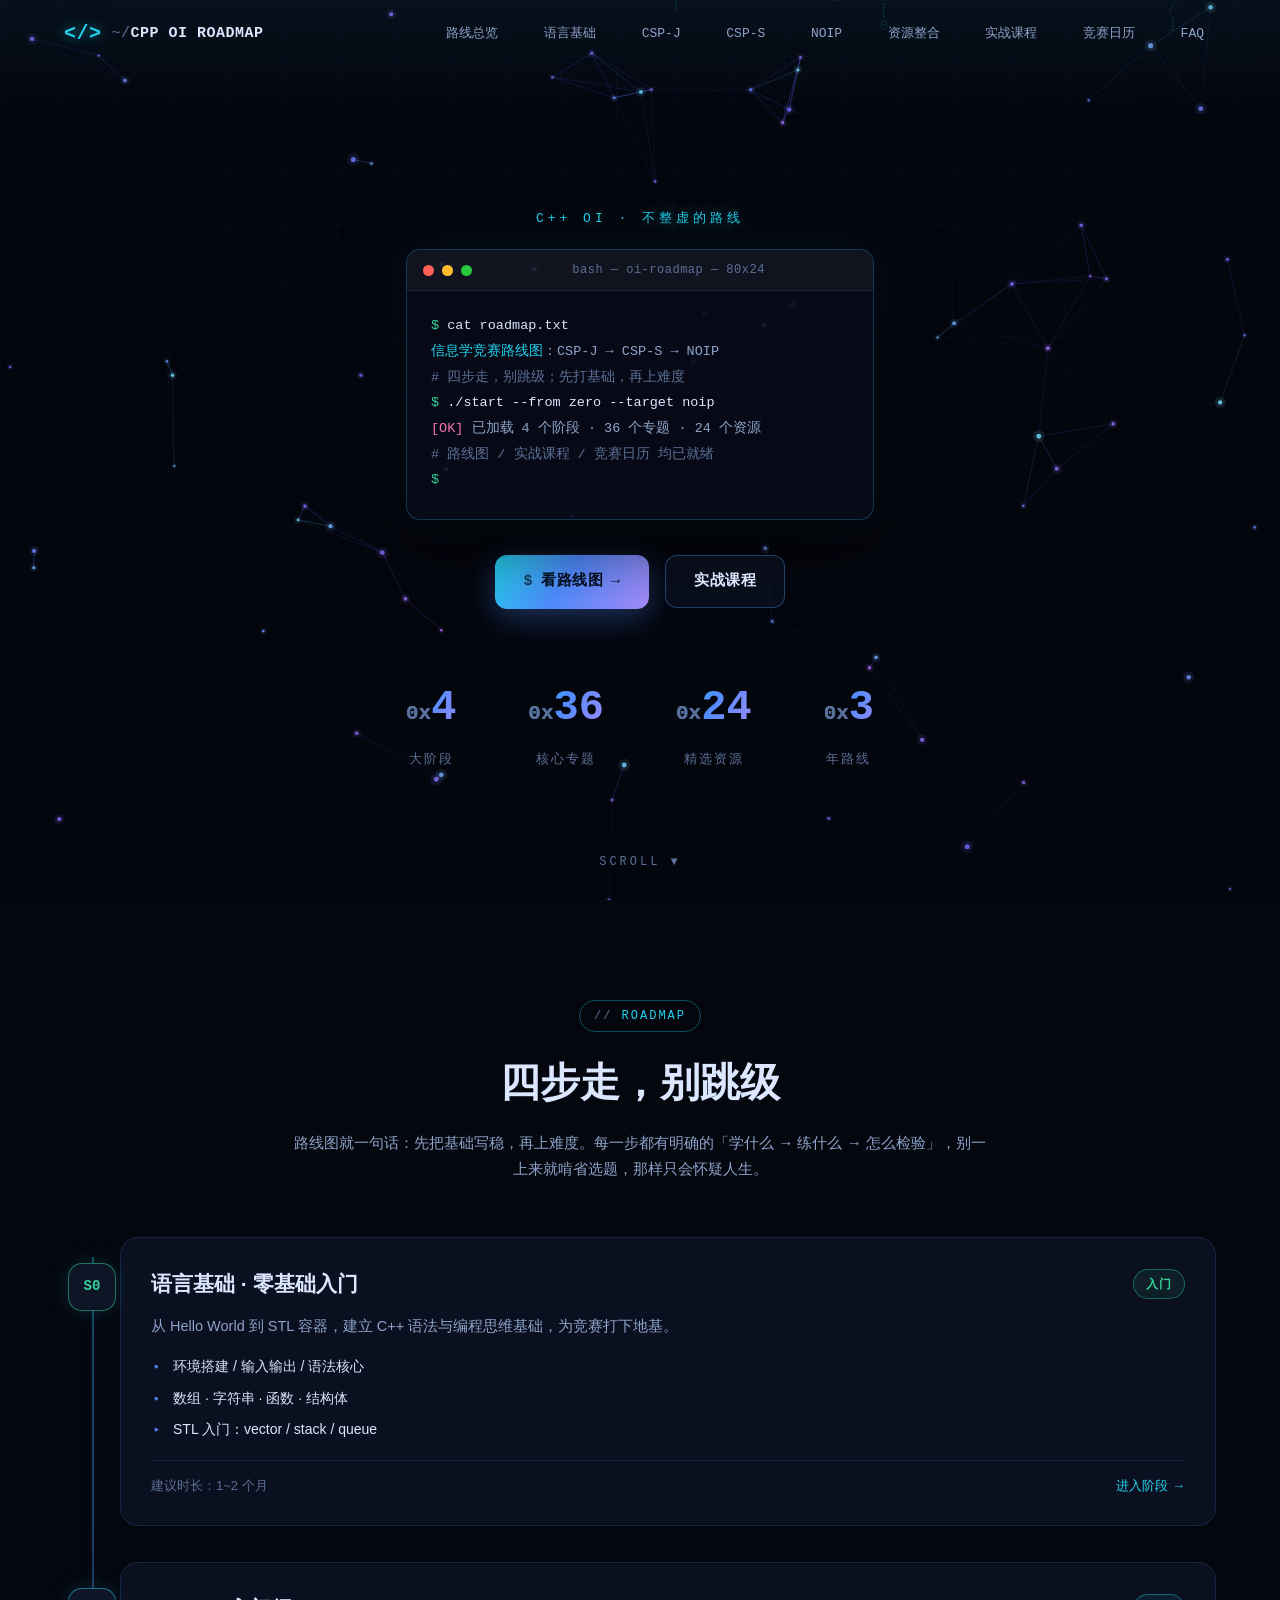
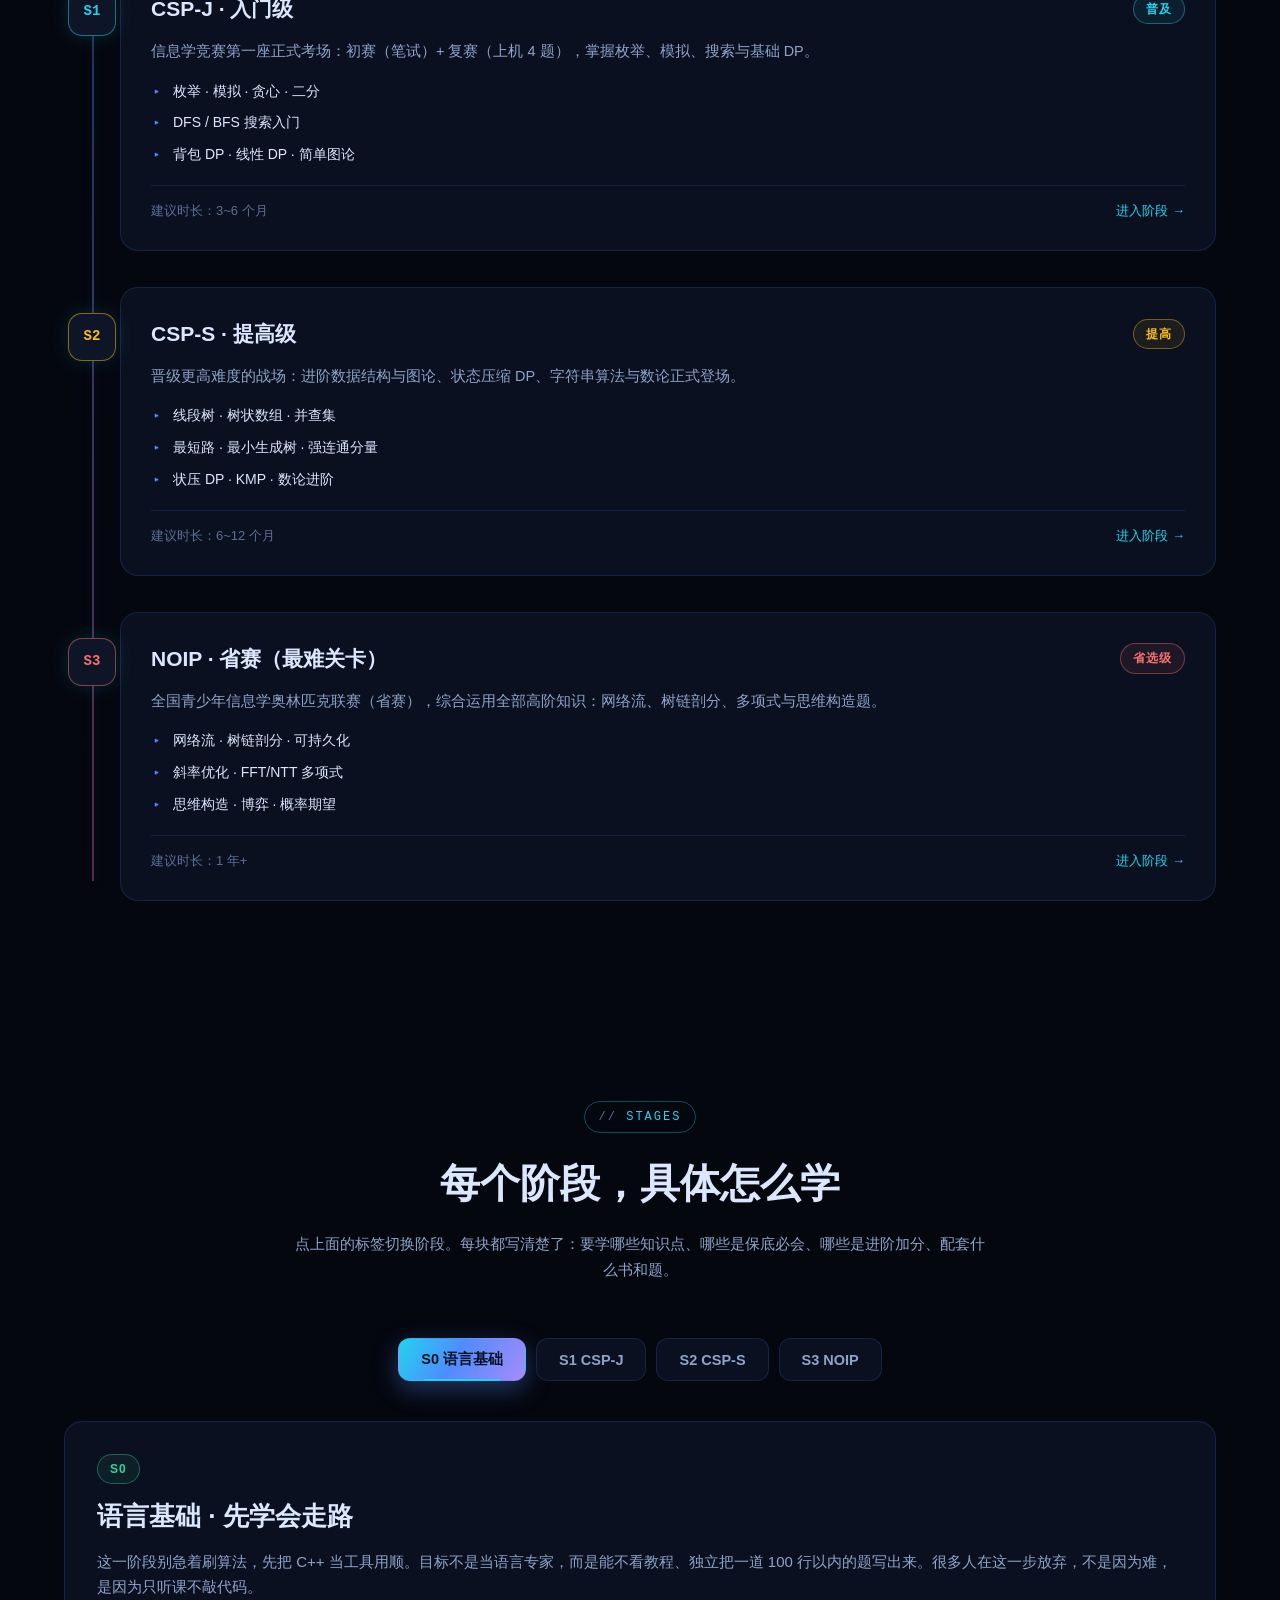
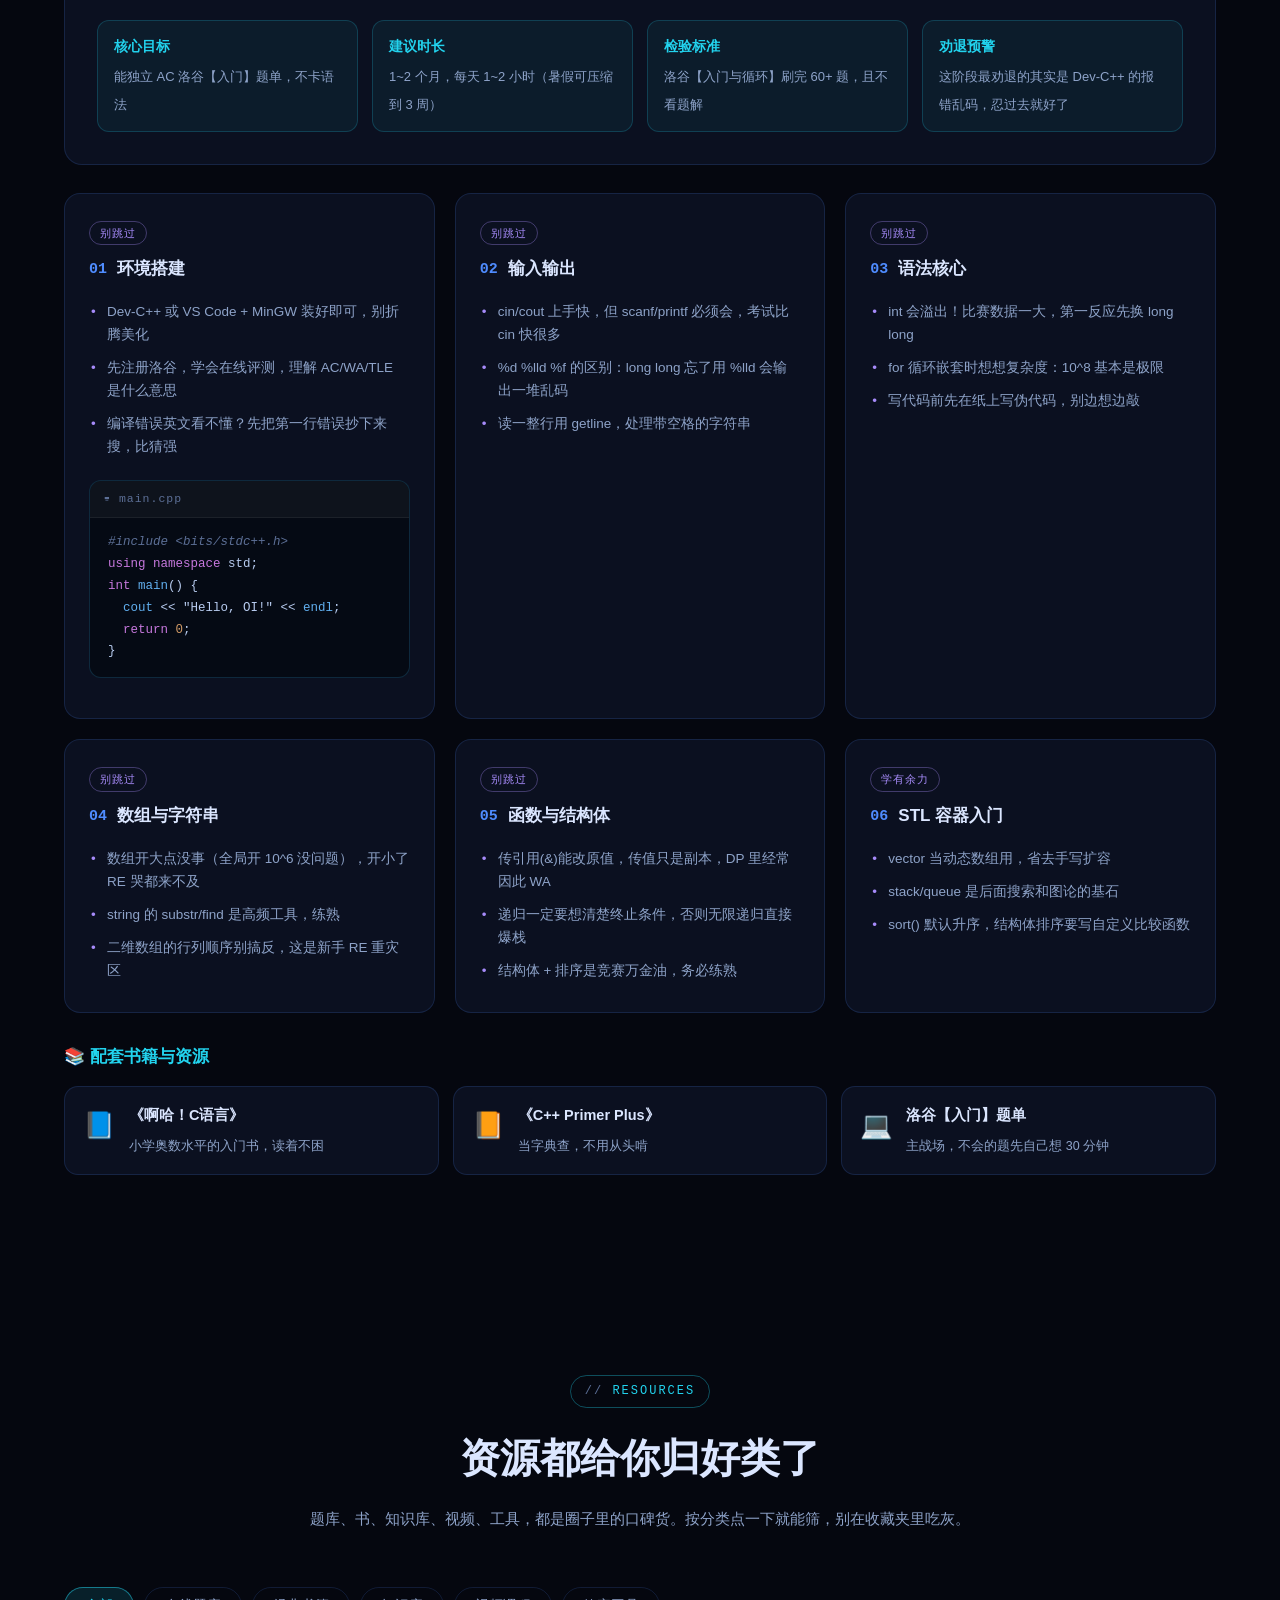
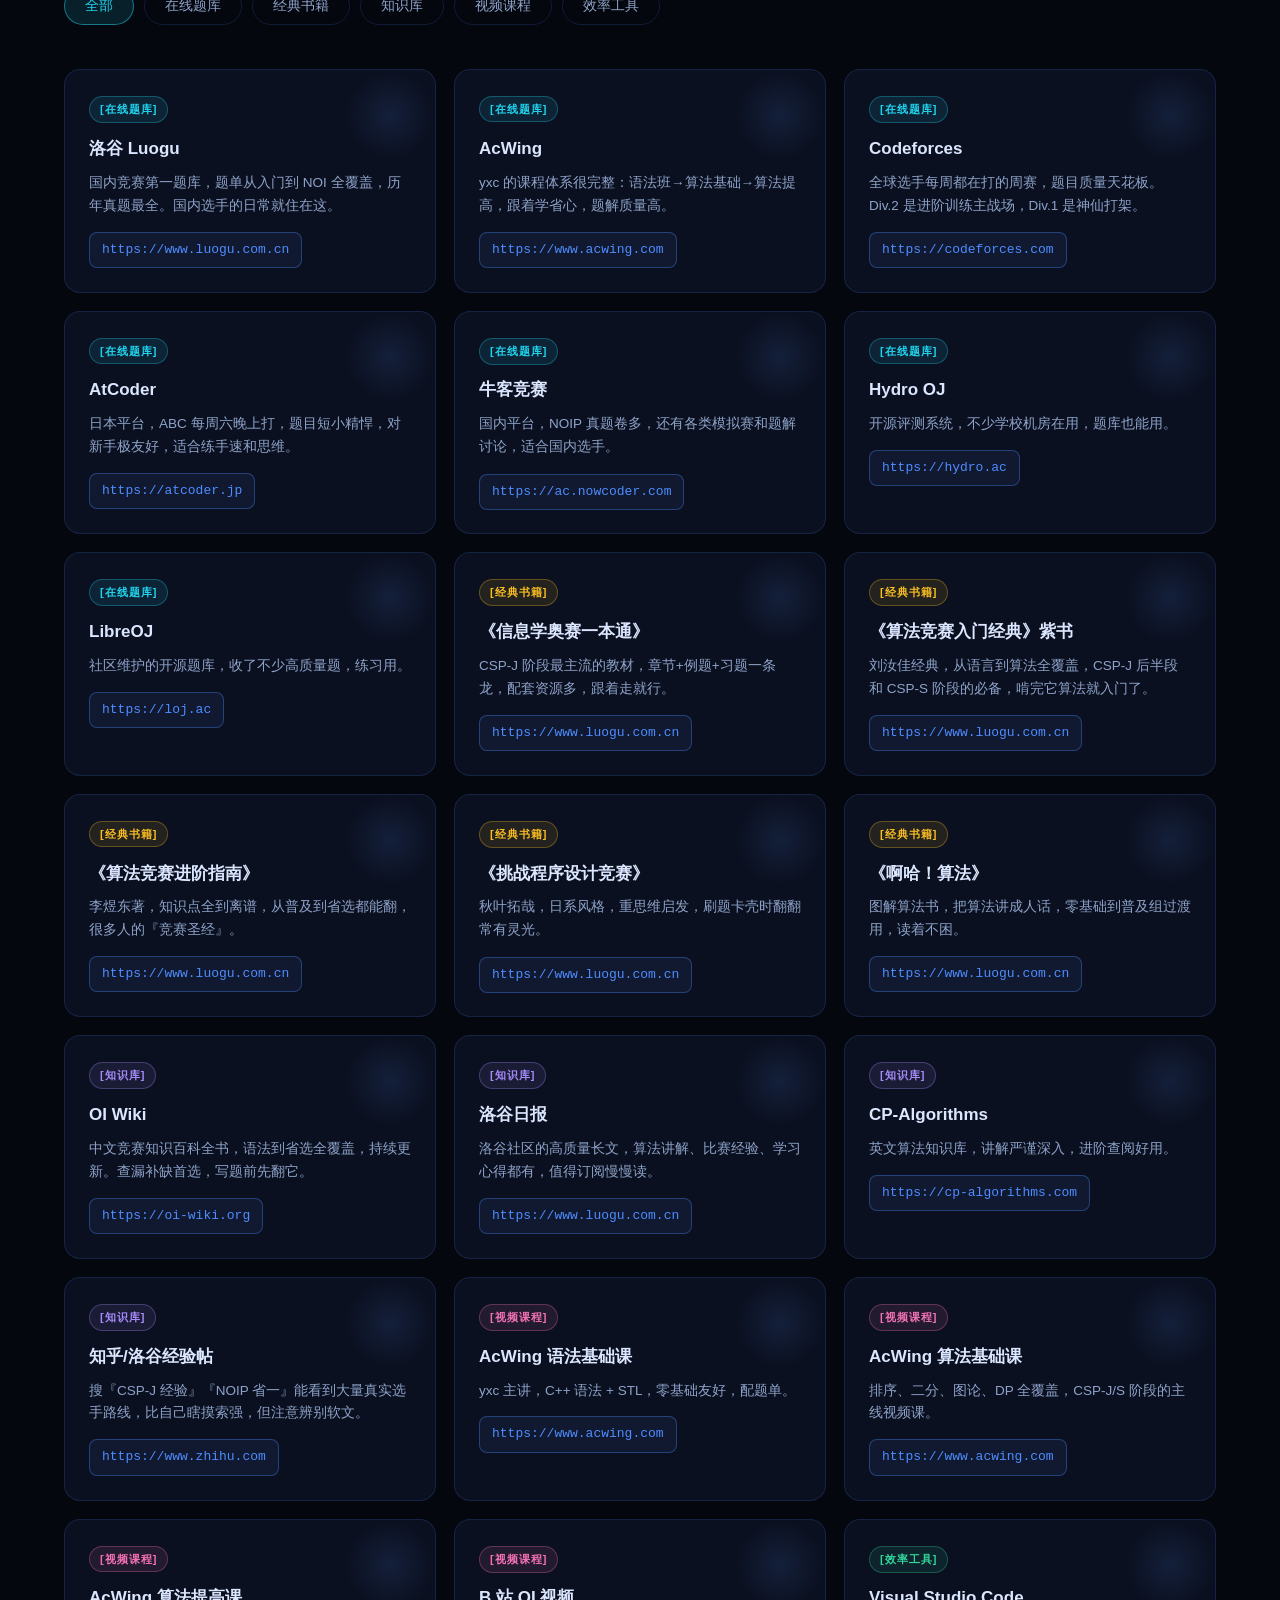
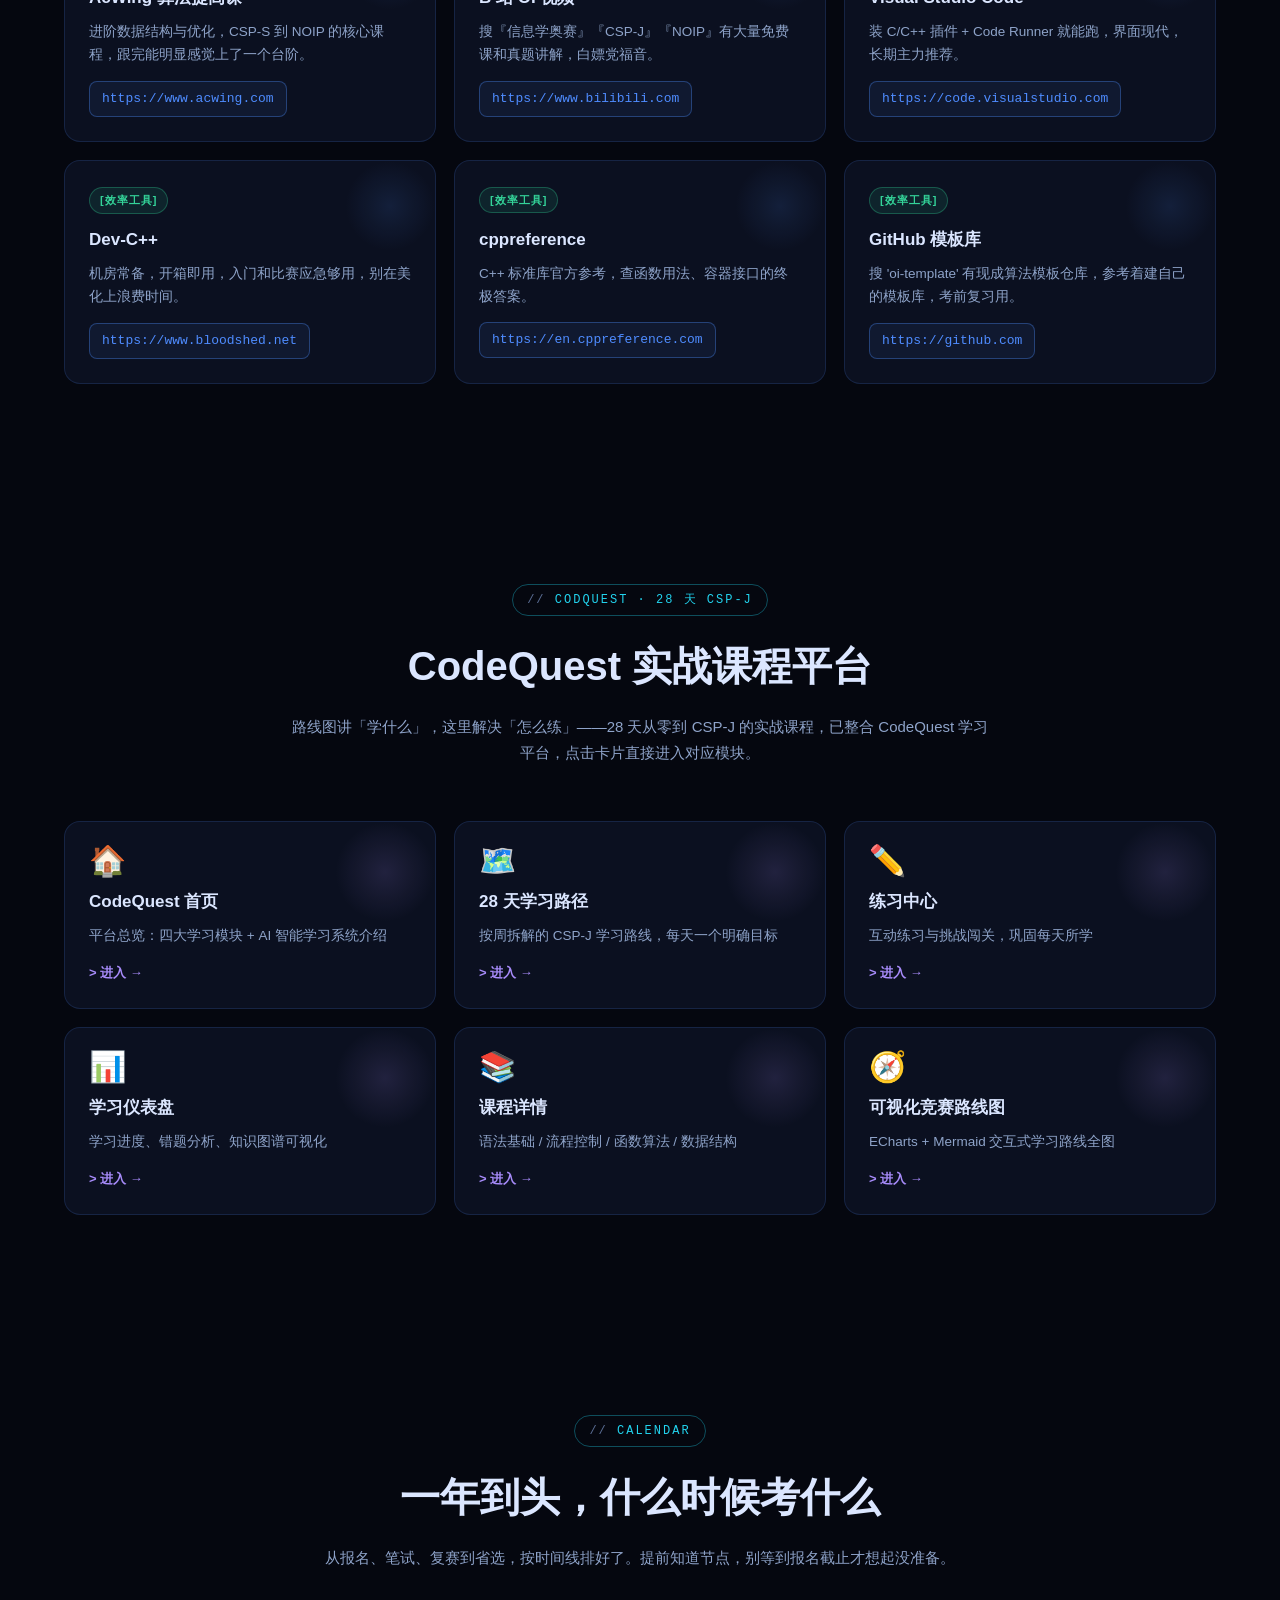
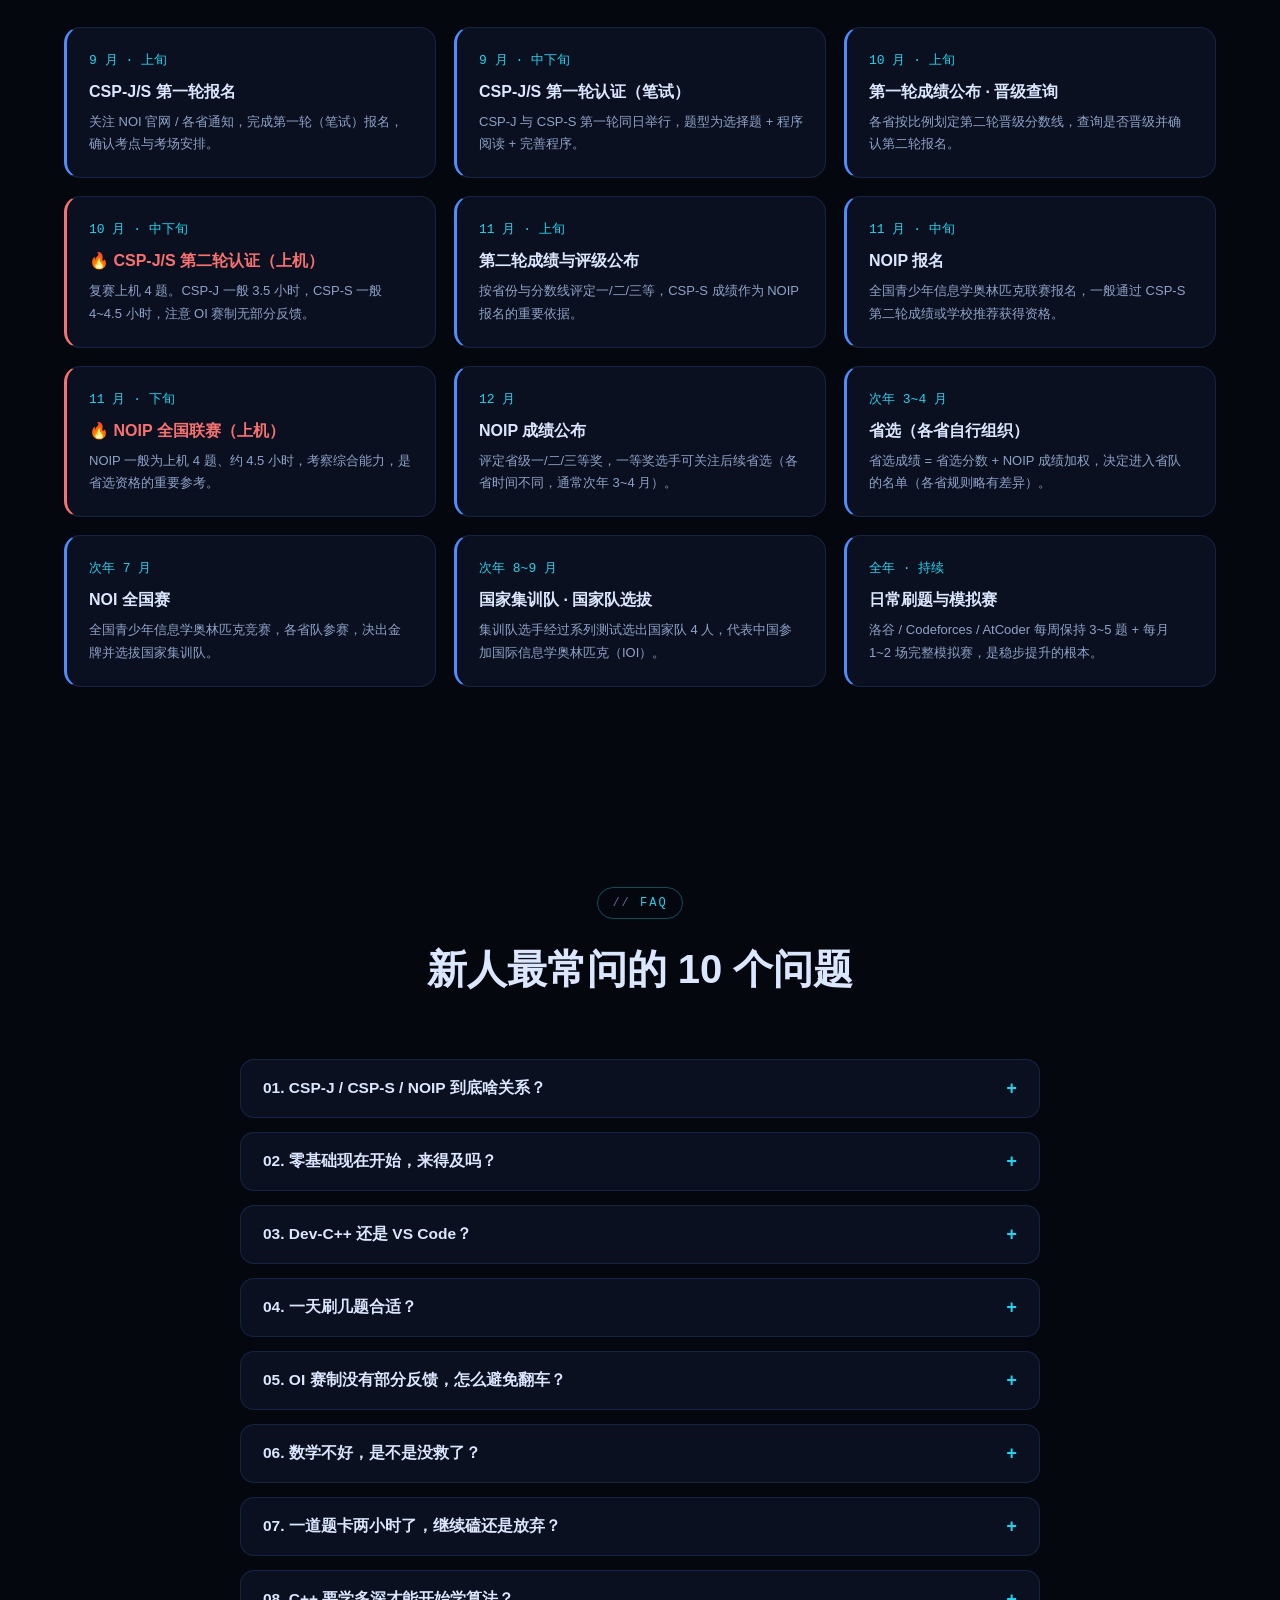
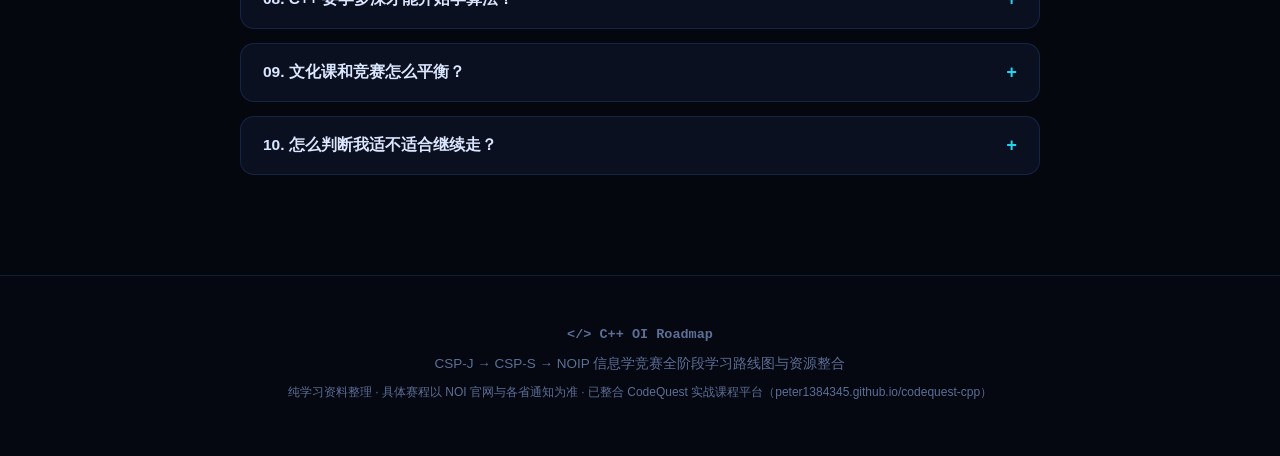
<file: index.html>
<!DOCTYPE html>
<html lang="zh-CN">
<head>
<meta charset="UTF-8">
<meta name="viewport" content="width=device-width, initial-scale=1.0">
<title>C++ 竞赛全攻略 · CSP-J → CSP-S → NOIP 学习路线图与资源整合</title>
<meta name="description" content="从 CSP-J 到 NOIP 的 C++ 信息学竞赛完整学习路线图：阶段规划、知识点体系、刷题指南、学习资源整合、竞赛日历。">
<link rel="stylesheet" href="css/style.css">
</head>
<body>
<canvas id="particle-canvas"></canvas>
<canvas id="hex-stream" style="position:fixed;inset:0;z-index:0;pointer-events:none;opacity:0.13"></canvas>
<div class="scanline"></div>
<div class="grid-overlay"></div>

<header class="nav" id="navbar">
  <div class="nav-inner">
    <a href="#hero" class="logo">
      <span class="logo-bracket">&lt;/&gt;</span>
      <span class="logo-text">CPP&nbsp;OI&nbsp;ROADMAP</span>
    </a>
    <nav class="nav-links">
      <a href="#roadmap">路线总览</a>
      <a href="#stage0">语言基础</a>
      <a href="#stage1">CSP-J</a>
      <a href="#stage2">CSP-S</a>
      <a href="#stage3">NOIP</a>
      <a href="#resources">资源整合</a>
      <a href="#codequest">实战课程</a>
      <a href="#timeline">竞赛日历</a>
      <a href="#faq">FAQ</a>
    </nav>
    <button class="nav-toggle" id="navToggle" aria-label="菜单">☰</button>
  </div>
</header>

<section class="hero" id="hero"><div class="hero-content"><p class="hero-eyebrow">C++ OI · 不整虚的路线</p><div class="terminal-window"><div class="term-bar"><span class="term-dot r"></span><span class="term-dot y"></span><span class="term-dot g"></span><span class="term-title">bash — oi-roadmap — 80x24</span></div><div class="term-body"><div><span class="t-prompt">$</span> <span class="t-cmd">cat roadmap.txt</span></div><div class="t-out"><span class="t-hl">信息学竞赛路线图</span>：CSP-J → CSP-S → NOIP</div><div class="t-out t-dim"># 四步走，别跳级；先打基础，再上难度</div><div><span class="t-prompt">$</span> <span class="t-cmd">./start --from zero --target noip</span></div><div class="t-out"><span class="t-pink">[OK]</span> 已加载 4 个阶段 · 36 个专题 · 24 个资源</div><div class="t-out t-dim"># 路线图 / 实战课程 / 竞赛日历 均已就绪</div><div><span class="t-prompt">$</span> <span class="t-cursor"></span></div></div></div><div class="hero-cta"><a href="#roadmap" class="btn btn-primary">看路线图 <span>→</span></a><a href="#codequest" class="btn btn-ghost">实战课程</a></div><div class="hero-stats"><div class="stat"><b data-count="4">0</b><span>大阶段</span></div><div class="stat"><b data-count="36">0</b><span>核心专题</span></div><div class="stat"><b data-count="24">0</b><span>精选资源</span></div><div class="stat"><b data-count="3">0</b><span>年路线</span></div></div></div><div class="hero-scroll" id="scrollHint">SCROLL ▼</div></section>

<section class="section" id="roadmap">
  <div class="section-head">
    <span class="section-tag">ROADMAP</span>
    <h2 class="section-title">四步走，别跳级</h2>
    <p class="section-desc">路线图就一句话：先把基础写稳，再上难度。每一步都有明确的「学什么 → 练什么 → 怎么检验」，别一上来就啃省选题，那样只会怀疑人生。</p>
  </div>
  <div class="roadmap">
    <div class="roadmap-line"></div>
    <article class="road-node" data-stage="0">
      <div class="node-badge">S0</div>
      <div class="node-card">
        <div class="node-top"><h3>语言基础 · 零基础入门</h3><span class="difficulty d0">入门</span></div>
        <p class="node-desc">从 Hello World 到 STL 容器，建立 C++ 语法与编程思维基础，为竞赛打下地基。</p>
        <ul class="node-points">
          <li>环境搭建 / 输入输出 / 语法核心</li>
          <li>数组 · 字符串 · 函数 · 结构体</li>
          <li>STL 入门：vector / stack / queue</li>
        </ul>
        <div class="node-meta"><span>建议时长：1~2 个月</span><a href="#stage0">进入阶段 →</a></div>
      </div>
    </article>
    <article class="road-node" data-stage="1">
      <div class="node-badge">S1</div>
      <div class="node-card">
        <div class="node-top"><h3>CSP-J · 入门级</h3><span class="difficulty d1">普及</span></div>
        <p class="node-desc">信息学竞赛第一座正式考场：初赛（笔试）+ 复赛（上机 4 题），掌握枚举、模拟、搜索与基础 DP。</p>
        <ul class="node-points">
          <li>枚举 · 模拟 · 贪心 · 二分</li>
          <li>DFS / BFS 搜索入门</li>
          <li>背包 DP · 线性 DP · 简单图论</li>
        </ul>
        <div class="node-meta"><span>建议时长：3~6 个月</span><a href="#stage1">进入阶段 →</a></div>
      </div>
    </article>
    <article class="road-node" data-stage="2">
      <div class="node-badge">S2</div>
      <div class="node-card">
        <div class="node-top"><h3>CSP-S · 提高级</h3><span class="difficulty d2">提高</span></div>
        <p class="node-desc">晋级更高难度的战场：进阶数据结构与图论、状态压缩 DP、字符串算法与数论正式登场。</p>
        <ul class="node-points">
          <li>线段树 · 树状数组 · 并查集</li>
          <li>最短路 · 最小生成树 · 强连通分量</li>
          <li>状压 DP · KMP · 数论进阶</li>
        </ul>
        <div class="node-meta"><span>建议时长：6~12 个月</span><a href="#stage2">进入阶段 →</a></div>
      </div>
    </article>
    <article class="road-node" data-stage="3">
      <div class="node-badge">S3</div>
      <div class="node-card">
        <div class="node-top"><h3>NOIP · 省赛（最难关卡）</h3><span class="difficulty d3">省选级</span></div>
        <p class="node-desc">全国青少年信息学奥林匹克联赛（省赛），综合运用全部高阶知识：网络流、树链剖分、多项式与思维构造题。</p>
        <ul class="node-points">
          <li>网络流 · 树链剖分 · 可持久化</li>
          <li>斜率优化 · FFT/NTT 多项式</li>
          <li>思维构造 · 博弈 · 概率期望</li>
        </ul>
        <div class="node-meta"><span>建议时长：1 年+</span><a href="#stage3">进入阶段 →</a></div>
      </div>
    </article>
  </div>
</section>

<section class="section stage-section" id="stage-details">
  <div class="section-head">
    <span class="section-tag">STAGES</span>
    <h2 class="section-title">每个阶段，具体怎么学</h2>
    <p class="section-desc">点上面的标签切换阶段。每块都写清楚了：要学哪些知识点、哪些是保底必会、哪些是进阶加分、配套什么书和题。</p>
  </div>
  <div class="stage-tabs" id="stageTabs">
    <button class="stage-tab active" data-tab="stage0">S0 语言基础</button>
    <button class="stage-tab" data-tab="stage1">S1 CSP-J</button>
    <button class="stage-tab" data-tab="stage2">S2 CSP-S</button>
    <button class="stage-tab" data-tab="stage3">S3 NOIP</button>
  </div>
  <div class="stage-panels" id="stagePanels"></div>
</section>

<section class="section" id="resources">
  <div class="section-head">
    <span class="section-tag">RESOURCES</span>
    <h2 class="section-title">资源都给你归好类了</h2>
    <p class="section-desc">题库、书、知识库、视频、工具，都是圈子里的口碑货。按分类点一下就能筛，别在收藏夹里吃灰。</p>
  </div>
  <div class="resource-filters" id="resFilters">
    <button class="res-filter active" data-filter="all">全部</button>
    <button class="res-filter" data-filter="oj">在线题库</button>
    <button class="res-filter" data-filter="book">经典书籍</button>
    <button class="res-filter" data-filter="wiki">知识库</button>
    <button class="res-filter" data-filter="video">视频课程</button>
    <button class="res-filter" data-filter="tool">效率工具</button>
  </div>
  <div class="resource-grid" id="resourceGrid"></div>
</section>


<!-- ============ CodeQuest 实战课程（整合 codequest-cpp 线上站点） ============ -->
<section class="section" id="codequest">
  <div class="section-head">
    <span class="section-tag">CODQUEST · 28 天 CSP-J</span>
    <h2 class="section-title">CodeQuest 实战课程平台</h2>
    <p class="section-desc">路线图讲「学什么」，这里解决「怎么练」——28 天从零到 CSP-J 的实战课程，已整合 CodeQuest 学习平台，点击卡片直接进入对应模块。</p>
  </div>
  <div class="cq-grid">
    <a class="cq-card" href="codequest/cpp-olympiad-site/index.html" target="_blank" rel="noopener"><div class="cq-icon">🏠</div><h4>CodeQuest 首页</h4><p>平台总览：四大学习模块 + AI 智能学习系统介绍</p><span class="cq-go">进入 →</span></a>
    <a class="cq-card" href="codequest/cpp-olympiad-site/path.html" target="_blank" rel="noopener"><div class="cq-icon">🗺️</div><h4>28 天学习路径</h4><p>按周拆解的 CSP-J 学习路线，每天一个明确目标</p><span class="cq-go">进入 →</span></a>
    <a class="cq-card" href="codequest/cpp-olympiad-site/practice.html" target="_blank" rel="noopener"><div class="cq-icon">✏️</div><h4>练习中心</h4><p>互动练习与挑战闯关，巩固每天所学</p><span class="cq-go">进入 →</span></a>
    <a class="cq-card" href="codequest/cpp-olympiad-site/dashboard.html" target="_blank" rel="noopener"><div class="cq-icon">📊</div><h4>学习仪表盘</h4><p>学习进度、错题分析、知识图谱可视化</p><span class="cq-go">进入 →</span></a>
    <a class="cq-card" href="codequest/cpp-olympiad-site/course.html" target="_blank" rel="noopener"><div class="cq-icon">📚</div><h4>课程详情</h4><p>语法基础 / 流程控制 / 函数算法 / 数据结构</p><span class="cq-go">进入 →</span></a>
    <a class="cq-card" href="codequest/cpp-olympiad-roadmap/cpp-olympiad-roadmap.html" target="_blank" rel="noopener"><div class="cq-icon">🧭</div><h4>可视化竞赛路线图</h4><p>ECharts + Mermaid 交互式学习路线全图</p><span class="cq-go">进入 →</span></a>
  </div>
</section>
<section class="section" id="timeline">
  <div class="section-head">
    <span class="section-tag">CALENDAR</span>
    <h2 class="section-title">一年到头，什么时候考什么</h2>
    <p class="section-desc">从报名、笔试、复赛到省选，按时间线排好了。提前知道节点，别等到报名截止才想起没准备。</p>
  </div>
  <div class="calendar" id="calendar"></div>
</section>

<section class="section" id="faq">
  <div class="section-head">
    <span class="section-tag">FAQ</span>
    <h2 class="section-title">新人最常问的 10 个问题</h2>
  </div>
  <div class="faq-list" id="faqList"></div>
</section>

<footer class="footer">
  <div class="footer-inner">
    <p class="footer-logo">&lt;/&gt; C++ OI Roadmap</p>
    <p>CSP-J → CSP-S → NOIP 信息学竞赛全阶段学习路线图与资源整合</p>
    <p class="footer-note">纯学习资料整理 · 具体赛程以 NOI 官网与各省通知为准 · 已整合 CodeQuest 实战课程平台（peter1384345.github.io/codequest-cpp）</p>
  </div>
</footer>

<a href="#hero" class="back-top" id="backTop" aria-label="回到顶部">↑</a>

<script src="data/stages.js"></script>
<script src="data/resources.js"></script>
<script src="data/calendar.js"></script>
<script src="data/faq.js"></script>
<script src="js/particles.js"></script>
<script src="js/hexstream.js"></script>
<script src="js/main.js"></script>
</body>
</html>
</file>
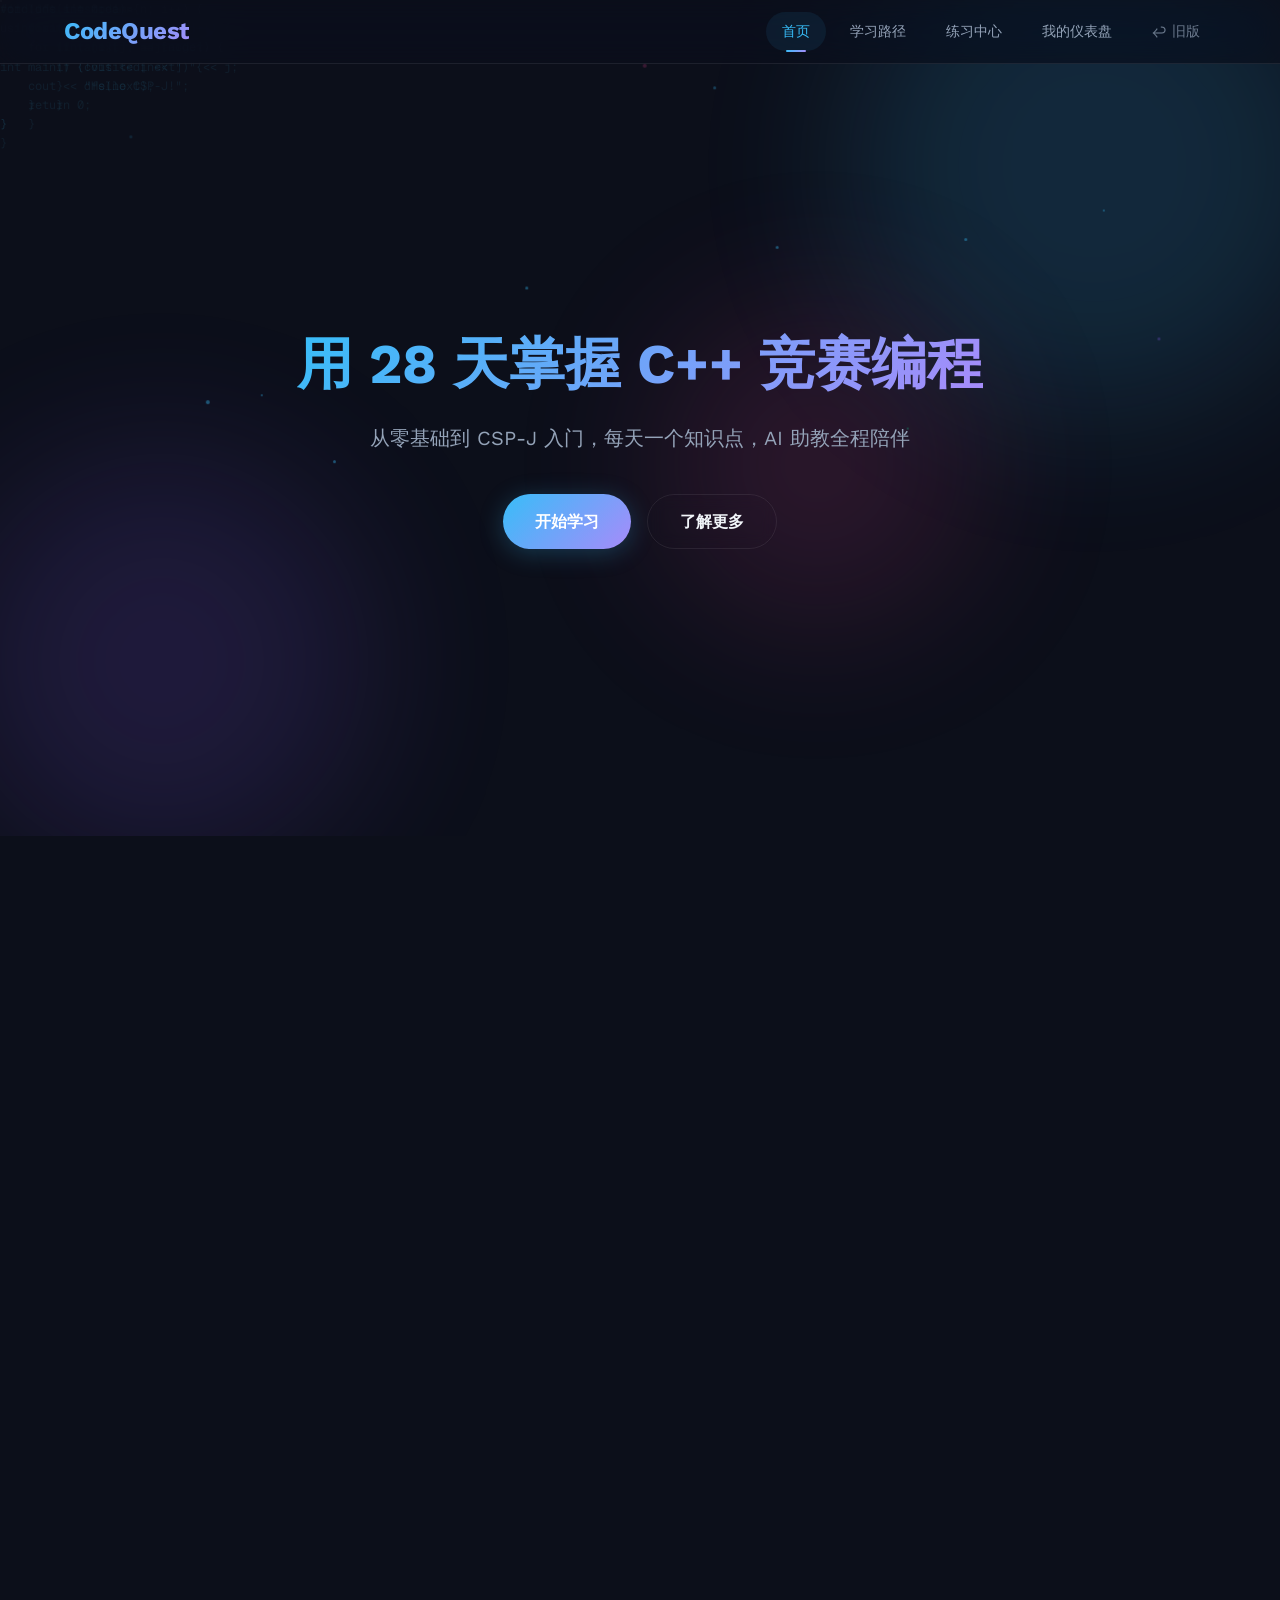
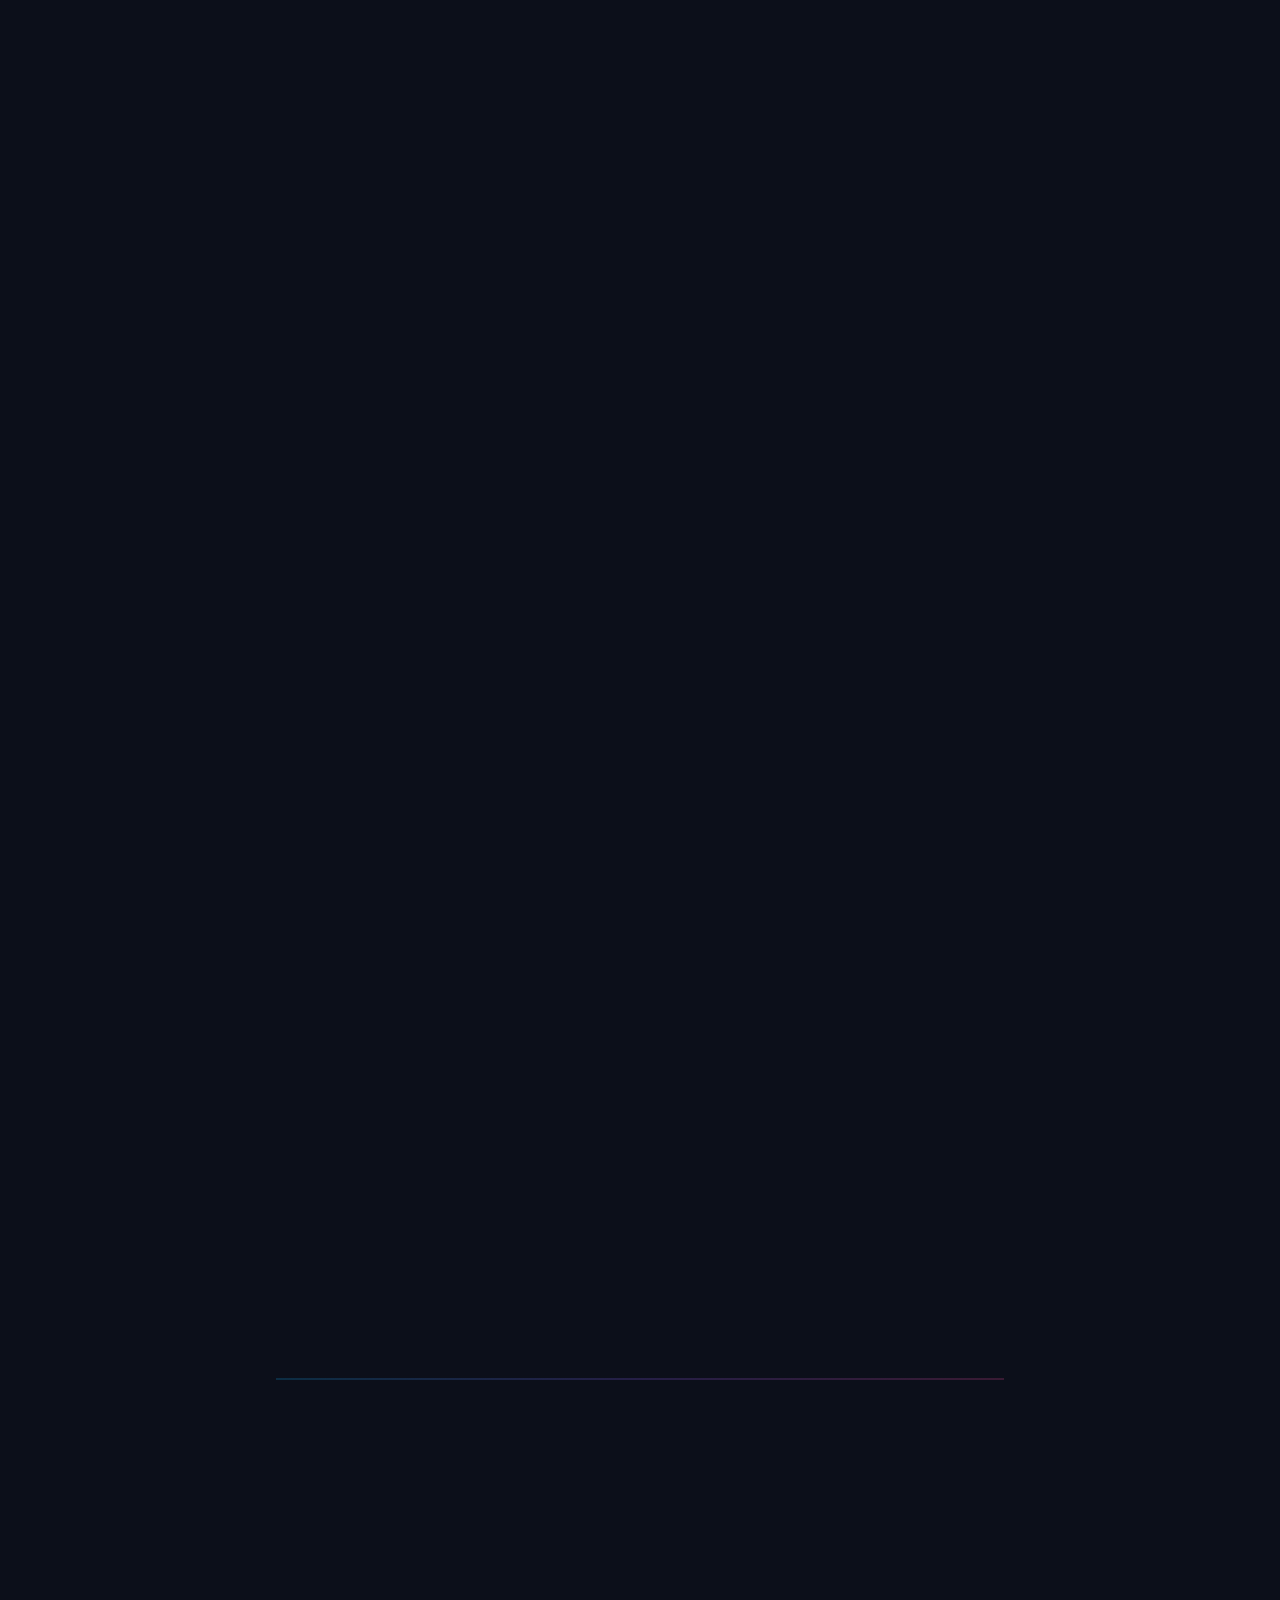
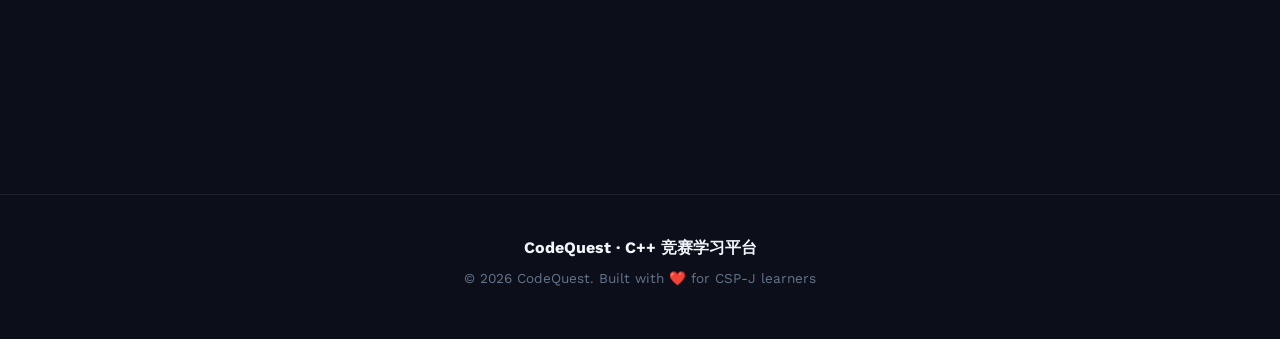
<file: codequest/index.html>
<!DOCTYPE html>
<html lang="zh-CN">
<head>
  <meta charset="UTF-8" />
  <meta name="viewport" content="width=device-width, initial-scale=1.0" />
  <title>CodeQuest · C++ 竞赛学习平台</title>
  <meta http-equiv="refresh" content="0; url=cpp-olympiad-site/index.html" />
  <style>
    * { margin: 0; padding: 0; box-sizing: border-box; }
    body {
      font-family: -apple-system, BlinkMacSystemFont, 'Segoe UI', sans-serif;
      background: #0a0a0f;
      color: #e2e8f0;
      min-height: 100vh;
      display: flex;
      align-items: center;
      justify-content: center;
    }
    .container { text-align: center; padding: 2rem; }
    h1 {
      font-size: 2rem;
      margin-bottom: 1rem;
      background: linear-gradient(135deg, #38bdf8, #818cf8);
      -webkit-background-clip: text;
      -webkit-text-fill-color: transparent;
      background-clip: text;
    }
    p { color: #94a3b8; margin-bottom: 2rem; }
    .links { display: flex; gap: 1rem; flex-wrap: wrap; justify-content: center; }
    .link-card {
      display: block;
      padding: 1rem 1.5rem;
      background: rgba(255,255,255,0.05);
      border: 1px solid rgba(255,255,255,0.1);
      border-radius: 12px;
      text-decoration: none;
      color: #e2e8f0;
      transition: all 0.2s ease;
    }
    .link-card:hover {
      background: rgba(56,189,248,0.1);
      border-color: rgba(56,189,248,0.3);
      transform: translateY(-2px);
    }
    .link-card .label { font-size: 0.85rem; color: #94a3b8; }
  </style>
</head>
<body>
  <div class="container">
    <h1>CodeQuest · C++ 竞赛学习平台</h1>
    <p>正在跳转到新版网站...</p>
    <div class="links">
      <a class="link-card" href="cpp-olympiad-site/index.html">
        <strong>新版网站</strong><br>
        <span class="label">完整课程平台</span>
      </a>
      <a class="link-card" href="cpp-olympiad-site/old/index.html">
        <strong>旧版网站</strong><br>
        <span class="label">原始版本</span>
      </a>
      <a class="link-card" href="cpp-olympiad-roadmap/cpp-olympiad-roadmap.html">
        <strong>竞赛路线图</strong><br>
        <span class="label">可视化路线</span>
      </a>
    </div>
  </div>
</body>
</html>
</file>
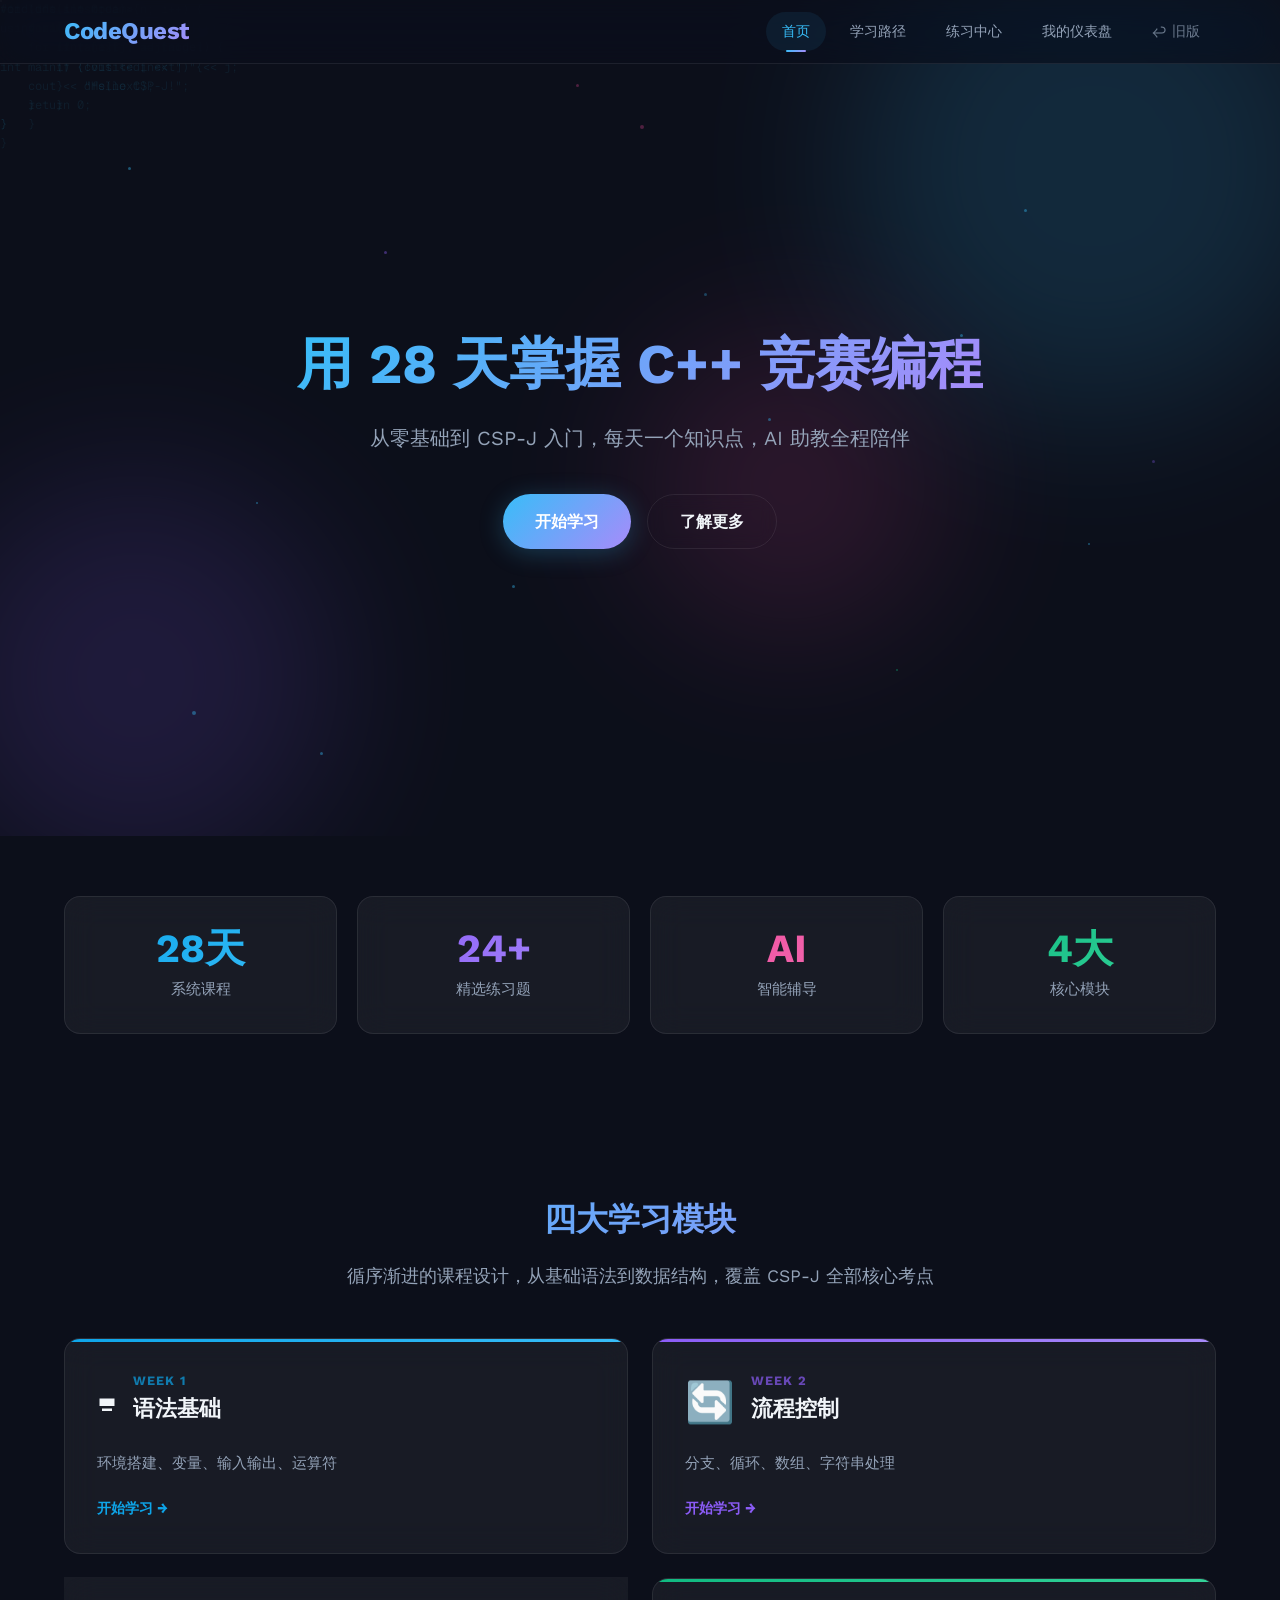
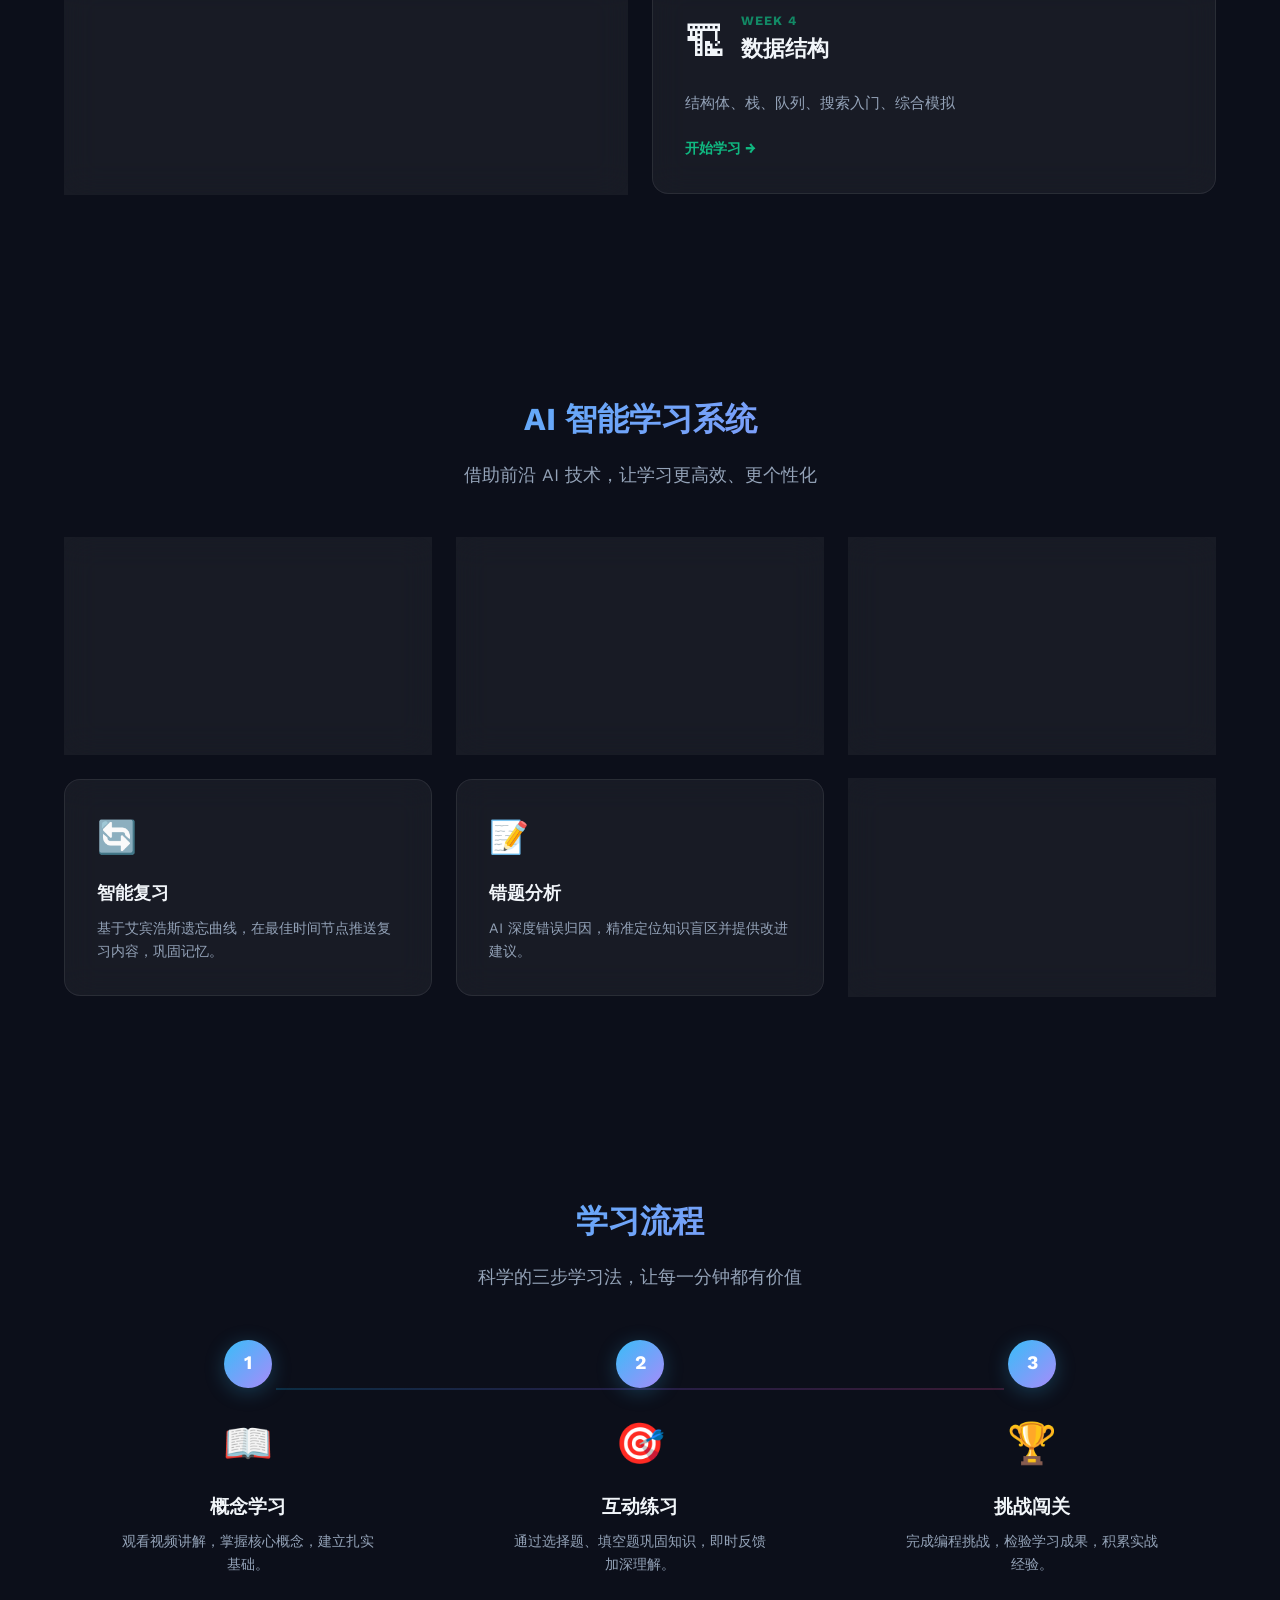
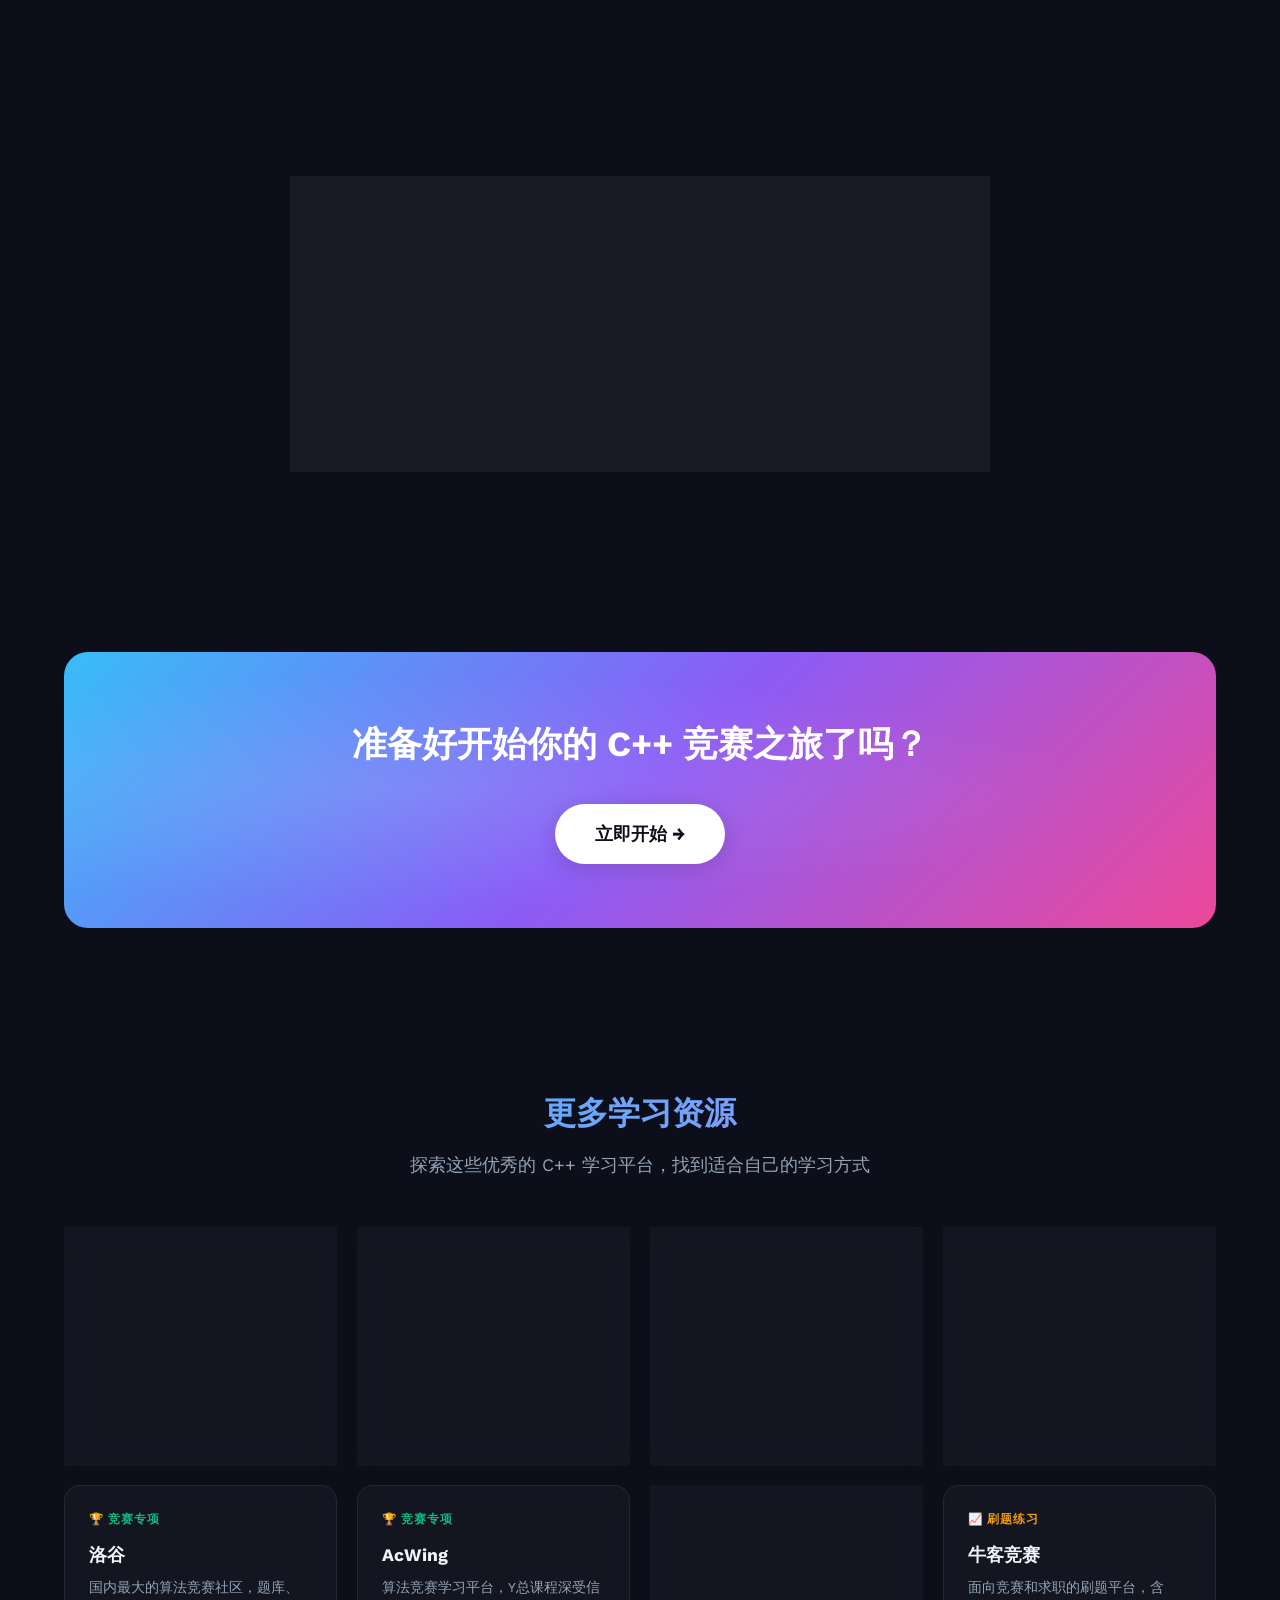
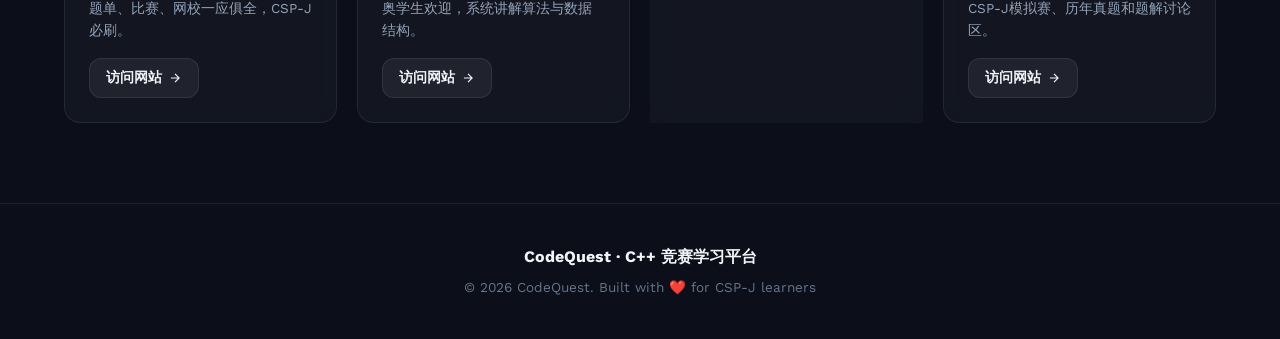
<file: codequest/cpp-olympiad-site/index.html>
<!-- Generated by Trae Work -->
<!DOCTYPE html>
<html lang="zh-CN">
<head>
  <meta charset="UTF-8" />
  <meta name="viewport" content="width=device-width, initial-scale=1.0" />
  <title>CodeQuest · C++ 竞赛学习平台 | 28天掌握CSP-J</title>
  <meta name="description" content="从零基础到 CSP-J 入门，28天系统学习路线，AI助教全程陪伴。涵盖语法基础、流程控制、函数算法、数据结构四大模块。" />
  <style>
    /* ========== Design System Variables ========== */
    :root {
      --bg-primary: #0c0f1a;
      --bg-secondary: #111827;
      --bg-card: rgba(255, 255, 255, 0.03);
      --bg-card-hover: rgba(255, 255, 255, 0.06);
      --glass-bg: rgba(255, 255, 255, 0.05);
      --glass-border: rgba(255, 255, 255, 0.08);
      --glass-shadow: 0 8px 32px rgba(0, 0, 0, 0.3);
      --text-primary: #f1f5f9;
      --text-secondary: #94a3b8;
      --text-muted: #64748b;
      --gradient-main: linear-gradient(135deg, #38bdf8 0%, #a78bfa 100%);
      --gradient-main-hover: linear-gradient(135deg, #7dd3fc 0%, #c4b5fd 100%);
      --gradient-blue: linear-gradient(135deg, #0ea5e9 0%, #38bdf8 100%);
      --gradient-purple: linear-gradient(135deg, #8b5cf6 0%, #a78bfa 100%);
      --gradient-pink: linear-gradient(135deg, #ec4899 0%, #f472b6 100%);
      --gradient-green: linear-gradient(135deg, #10b981 0%, #34d399 100%);
      --gradient-cta: linear-gradient(135deg, #38bdf8 0%, #8b5cf6 50%, #ec4899 100%);
      --muted: #94a3b8;
      --accent: #38bdf8;
      --color-blue: #0ea5e9;
      --color-purple: #8b5cf6;
      --color-pink: #ec4899;
      --color-green: #10b981;
      --radius-sm: 8px;
      --radius-md: 12px;
      --radius-lg: 16px;
      --radius-xl: 24px;
      --radius-full: 9999px;
      --nav-height: 64px;
      --transition-fast: 0.15s ease;
      --transition-base: 0.3s ease;
      --transition-slow: 0.5s ease;
      --font-sans: 'WorkSans', -apple-system, BlinkMacSystemFont, 'Segoe UI', 'Noto Sans SC', sans-serif;
      --font-mono: 'GeistMono', 'Fira Code', 'Consolas', monospace;
      --max-width: 1200px;
    }

    /* ========== Font Faces ========== */
    @font-face {
      font-family: 'WorkSans';
      src: url('./_shared/fonts/WorkSans-Regular.ttf') format('truetype');
      font-weight: 400;
      font-style: normal;
      font-display: swap;
    }
    @font-face {
      font-family: 'WorkSans';
      src: url('./_shared/fonts/WorkSans-Bold.ttf') format('truetype');
      font-weight: 700;
      font-style: normal;
      font-display: swap;
    }

    @font-face {
      font-family: 'GeistMono';
      src: url('./_shared/fonts/GeistMono-Regular.ttf') format('truetype');
      font-weight: 400;
      font-style: normal;
      font-display: swap;
    }
    @font-face {
      font-family: 'GeistMono';
      src: url('./_shared/fonts/GeistMono-Bold.ttf') format('truetype');
      font-weight: 700;
      font-style: normal;
      font-display: swap;
    }

    /* ========== Reset & Base ========== */
    *, *::before, *::after {
      margin: 0;
      padding: 0;
      box-sizing: border-box;
    }

    html {
      scroll-behavior: smooth;
      font-size: 16px;
    }

    body {
      font-family: var(--font-sans);
      background: var(--bg-primary);
      color: var(--text-primary);
      line-height: 1.6;
      overflow-x: hidden;
      -webkit-font-smoothing: antialiased;
      -moz-osx-font-smoothing: grayscale;
    }

    a {
      color: inherit;
      text-decoration: none;
      transition: color var(--transition-fast);
    }

    img {
      max-width: 100%;
      display: block;
    }

    .container {
      width: 100%;
      max-width: var(--max-width);
      margin: 0 auto;
      padding: 0 24px;
    }

    /* ========== Scroll Reveal Animations ========== */
    .reveal {
      opacity: 0;
      transform: translateY(30px);
      transition: opacity 0.6s ease-out, transform 0.6s ease-out;
    }

    .reveal.revealed {
      opacity: 1;
      transform: translateY(0);
    }

    .reveal-delay-1 { transition-delay: 0.1s; }
    .reveal-delay-2 { transition-delay: 0.2s; }
    .reveal-delay-3 { transition-delay: 0.3s; }
    .reveal-delay-4 { transition-delay: 0.4s; }
    .reveal-delay-5 { transition-delay: 0.5s; }

    /* ========== Section Title ========== */
    .section-title {
      font-size: 2rem;
      font-weight: 700;
      text-align: center;
      margin-bottom: 16px;
      background: var(--gradient-main);
      -webkit-background-clip: text;
      -webkit-text-fill-color: transparent;
      background-clip: text;
    }

    .section-subtitle {
      text-align: center;
      color: var(--text-secondary);
      font-size: 1.1rem;
      margin-bottom: 48px;
      max-width: 600px;
      margin-left: auto;
      margin-right: auto;
    }

    /* ========== 1. Navigation Bar ========== */
    .nav-bar {
      position: fixed;
      top: 0;
      left: 0;
      right: 0;
      height: var(--nav-height);
      background: rgba(12, 15, 26, 0.72);
      backdrop-filter: blur(20px) saturate(180%);
      -webkit-backdrop-filter: blur(20px) saturate(180%);
      border-bottom: 1px solid var(--glass-border);
      z-index: 1000;
      display: flex;
      align-items: center;
    }

    .nav-bar .container {
      display: flex;
      align-items: center;
      justify-content: space-between;
      width: 100%;
    }

    .nav-logo {
      font-size: 1.5rem;
      font-weight: 800;
      background: var(--gradient-main);
      -webkit-background-clip: text;
      -webkit-text-fill-color: transparent;
      background-clip: text;
      letter-spacing: -0.5px;
      user-select: none;
    }

    .nav-links {
      display: flex;
      align-items: center;
      gap: 8px;
      list-style: none;
    }

    .nav-links li a {
      display: inline-flex;
      align-items: center;
      padding: 8px 16px;
      font-size: 0.9rem;
      font-weight: 500;
      color: var(--text-secondary);
      border-radius: var(--radius-full);
      transition: all var(--transition-base);
      position: relative;
    }

    .nav-links li a:hover {
      color: var(--text-primary);
      background: rgba(255, 255, 255, 0.05);
    }

    .nav-links li a.active {
      color: #38bdf8;
      background: rgba(56, 189, 248, 0.08);
    }

    .nav-link-old { color: var(--muted) !important; font-size: 0.85em; opacity: 0.7; }
    .nav-link-old:hover { opacity: 1; color: var(--accent) !important; }
    .nav-links li a.active::after {
      content: '';
      position: absolute;
      bottom: -1px;
      left: 50%;
      transform: translateX(-50%);
      width: 20px;
      height: 2px;
      background: var(--gradient-main);
      border-radius: 2px;
    }

    /* Mobile hamburger */
    .nav-hamburger {
      display: none;
      flex-direction: column;
      gap: 5px;
      cursor: pointer;
      padding: 4px;
      z-index: 1001;
    }

    .nav-hamburger span {
      display: block;
      width: 24px;
      height: 2px;
      background: var(--text-primary);
      border-radius: 2px;
      transition: all var(--transition-base);
    }

    .nav-hamburger.open span:nth-child(1) {
      transform: rotate(45deg) translate(5px, 5px);
    }

    .nav-hamburger.open span:nth-child(2) {
      opacity: 0;
    }

    .nav-hamburger.open span:nth-child(3) {
      transform: rotate(-45deg) translate(5px, -5px);
    }

    /* ========== 2. Hero Section ========== */
    .hero {
      min-height: calc(100vh - var(--nav-height));
      padding-top: calc(var(--nav-height) + 60px);
      padding-bottom: 80px;
      display: flex;
      align-items: center;
      justify-content: center;
      position: relative;
      overflow: hidden;
    }

    /* Background effects */
    .hero-bg {
      position: absolute;
      inset: 0;
      pointer-events: none;
      overflow: hidden;
    }

    /* Gradient orbs */
    .hero-orb {
      position: absolute;
      border-radius: 50%;
      filter: blur(80px);
      opacity: 0.15;
      animation: orbFloat 12s ease-in-out infinite alternate;
    }

    .hero-orb:nth-child(1) {
      width: 500px;
      height: 500px;
      background: #38bdf8;
      top: -10%;
      right: -5%;
      animation-duration: 14s;
    }

    .hero-orb:nth-child(2) {
      width: 400px;
      height: 400px;
      background: #8b5cf6;
      bottom: -5%;
      left: -5%;
      animation-duration: 10s;
      animation-delay: -3s;
    }

    .hero-orb:nth-child(3) {
      width: 300px;
      height: 300px;
      background: #ec4899;
      top: 40%;
      left: 50%;
      animation-duration: 16s;
      animation-delay: -6s;
    }

    @keyframes orbFloat {
      0% { transform: translate(0, 0) scale(1); }
      50% { transform: translate(30px, -20px) scale(1.05); }
      100% { transform: translate(-20px, 30px) scale(0.95); }
    }

    /* Particle dots */
    .hero-particles {
      position: absolute;
      inset: 0;
    }

    .particle {
      position: absolute;
      width: 3px;
      height: 3px;
      background: rgba(56, 189, 248, 0.4);
      border-radius: 50%;
      animation: particleFloat linear infinite;
    }

    .particle:nth-child(1) { left: 10%; animation-duration: 18s; animation-delay: 0s; top: 20%; }
    .particle:nth-child(2) { left: 20%; animation-duration: 22s; animation-delay: -2s; top: 60%; width: 2px; height: 2px; }
    .particle:nth-child(3) { left: 30%; animation-duration: 16s; animation-delay: -4s; top: 30%; background: rgba(139, 92, 246, 0.4); }
    .particle:nth-child(4) { left: 40%; animation-duration: 20s; animation-delay: -6s; top: 70%; }
    .particle:nth-child(5) { left: 50%; animation-duration: 24s; animation-delay: -1s; top: 15%; width: 4px; height: 4px; background: rgba(236, 72, 153, 0.3); }
    .particle:nth-child(6) { left: 60%; animation-duration: 19s; animation-delay: -3s; top: 50%; }
    .particle:nth-child(7) { left: 70%; animation-duration: 21s; animation-delay: -5s; top: 80%; width: 2px; height: 2px; background: rgba(16, 185, 129, 0.4); }
    .particle:nth-child(8) { left: 80%; animation-duration: 17s; animation-delay: -7s; top: 25%; }
    .particle:nth-child(9) { left: 90%; animation-duration: 23s; animation-delay: -2.5s; top: 55%; background: rgba(139, 92, 246, 0.3); }
    .particle:nth-child(10) { left: 15%; animation-duration: 25s; animation-delay: -8s; top: 85%; width: 4px; height: 4px; }
    .particle:nth-child(11) { left: 45%; animation-duration: 15s; animation-delay: -4.5s; top: 10%; background: rgba(236, 72, 153, 0.3); }
    .particle:nth-child(12) { left: 75%; animation-duration: 20s; animation-delay: -1.5s; top: 40%; }
    .particle:nth-child(13) { left: 25%; animation-duration: 22s; animation-delay: -6.5s; top: 90%; }
    .particle:nth-child(14) { left: 55%; animation-duration: 18s; animation-delay: -3.5s; top: 35%; background: rgba(56, 189, 248, 0.3); }
    .particle:nth-child(15) { left: 85%; animation-duration: 26s; animation-delay: -9s; top: 65%; width: 2px; height: 2px; }

    @keyframes particleFloat {
      0% {
        transform: translateY(0) translateX(0);
        opacity: 0;
      }
      10% {
        opacity: 1;
      }
      90% {
        opacity: 1;
      }
      100% {
        transform: translateY(-100vh) translateX(40px);
        opacity: 0;
      }
    }

    /* Floating code snippets */
    .hero-code {
      position: absolute;
      font-family: var(--font-mono);
      font-size: 0.75rem;
      color: rgba(56, 189, 248, 0.08);
      white-space: pre;
      animation: codeFloat 20s ease-in-out infinite;
      pointer-events: none;
      user-select: none;
    }

    .hero-code:nth-child(1) {
      top: 15%;
      left: 5%;
      animation-delay: 0s;
    }

    .hero-code:nth-child(2) {
      top: 55%;
      right: 5%;
      animation-delay: -7s;
      animation-duration: 25s;
    }

    .hero-code:nth-child(3) {
      bottom: 15%;
      left: 15%;
      animation-delay: -14s;
      animation-duration: 22s;
      color: rgba(139, 92, 246, 0.08);
    }

    @keyframes codeFloat {
      0%, 100% { transform: translateY(0) rotate(0deg); }
      25% { transform: translateY(-15px) rotate(1deg); }
      50% { transform: translateY(10px) rotate(-1deg); }
      75% { transform: translateY(-5px) rotate(0.5deg); }
    }

    /* Geometric shapes */
    .hero-shape {
      position: absolute;
      border: 1px solid rgba(255, 255, 255, 0.04);
      animation: shapeRotate 30s linear infinite;
      pointer-events: none;
    }

    .hero-shape:nth-child(1) {
      width: 80px;
      height: 80px;
      top: 20%;
      right: 15%;
      border-radius: var(--radius-md);
      animation-duration: 25s;
    }

    .hero-shape:nth-child(2) {
      width: 60px;
      height: 60px;
      bottom: 25%;
      left: 8%;
      border-radius: 50%;
      animation-duration: 35s;
      animation-direction: reverse;
    }

    .hero-shape:nth-child(3) {
      width: 100px;
      height: 100px;
      top: 60%;
      right: 25%;
      border-radius: var(--radius-lg);
      animation-duration: 40s;
    }

    @keyframes shapeRotate {
      0% { transform: rotate(0deg); }
      100% { transform: rotate(360deg); }
    }

    .hero-content {
      text-align: center;
      position: relative;
      z-index: 2;
      max-width: 800px;
      padding: 0 24px;
    }

    .hero-title {
      font-size: clamp(2rem, 5vw, 3.5rem);
      font-weight: 800;
      line-height: 1.2;
      margin-bottom: 24px;
      background: var(--gradient-main);
      -webkit-background-clip: text;
      -webkit-text-fill-color: transparent;
      background-clip: text;
    }

    .hero-subtitle {
      font-size: clamp(1rem, 2.5vw, 1.25rem);
      color: var(--text-secondary);
      margin-bottom: 40px;
      line-height: 1.6;
    }

    .hero-buttons {
      display: flex;
      gap: 16px;
      justify-content: center;
      flex-wrap: wrap;
    }

    /* Buttons */
    .btn {
      display: inline-flex;
      align-items: center;
      justify-content: center;
      padding: 14px 32px;
      font-size: 1rem;
      font-weight: 600;
      font-family: var(--font-sans);
      border-radius: var(--radius-full);
      cursor: pointer;
      transition: all var(--transition-base);
      border: none;
      text-decoration: none;
    }

    .btn-primary {
      background: var(--gradient-main);
      color: #fff;
      box-shadow: 0 4px 24px rgba(56, 189, 248, 0.25);
    }

    .btn-primary:hover {
      box-shadow: 0 6px 32px rgba(56, 189, 248, 0.4);
      transform: translateY(-2px);
    }

    .btn-outline {
      background: transparent;
      color: var(--text-primary);
      border: 1px solid var(--glass-border);
      backdrop-filter: blur(8px);
    }

    .btn-outline:hover {
      background: rgba(255, 255, 255, 0.05);
      border-color: rgba(255, 255, 255, 0.2);
      transform: translateY(-2px);
    }

    /* ========== 3. Stats Bar ========== */
    .stats-bar {
      padding: 60px 0;
      position: relative;
    }

    .stats-bar .container {
      display: grid;
      grid-template-columns: repeat(4, 1fr);
      gap: 20px;
    }

    .stat-card {
      text-align: center;
      padding: 32px 16px;
      background: var(--glass-bg);
      border: 1px solid var(--glass-border);
      border-radius: var(--radius-lg);
      backdrop-filter: blur(16px);
      -webkit-backdrop-filter: blur(16px);
      transition: all var(--transition-base);
    }

    .stat-card:hover {
      background: var(--bg-card-hover);
      transform: translateY(-4px);
      border-color: rgba(255, 255, 255, 0.12);
    }

    .stat-number {
      font-size: 2.5rem;
      font-weight: 800;
      line-height: 1;
      margin-bottom: 8px;
    }

    .stat-card:nth-child(1) .stat-number {
      background: var(--gradient-blue);
      -webkit-background-clip: text;
      -webkit-text-fill-color: transparent;
      background-clip: text;
    }

    .stat-card:nth-child(2) .stat-number {
      background: var(--gradient-purple);
      -webkit-background-clip: text;
      -webkit-text-fill-color: transparent;
      background-clip: text;
    }

    .stat-card:nth-child(3) .stat-number {
      background: var(--gradient-pink);
      -webkit-background-clip: text;
      -webkit-text-fill-color: transparent;
      background-clip: text;
    }

    .stat-card:nth-child(4) .stat-number {
      background: var(--gradient-green);
      -webkit-background-clip: text;
      -webkit-text-fill-color: transparent;
      background-clip: text;
    }

    .stat-label {
      font-size: 0.95rem;
      color: var(--text-secondary);
      font-weight: 500;
    }

    /* ========== 4. Learning Paths Section ========== */
    .paths-section {
      padding: 100px 0;
    }

    .paths-grid {
      display: grid;
      grid-template-columns: repeat(2, 1fr);
      gap: 24px;
    }

    .path-card {
      position: relative;
      padding: 32px;
      background: var(--glass-bg);
      border: 1px solid var(--glass-border);
      border-radius: var(--radius-lg);
      backdrop-filter: blur(16px);
      -webkit-backdrop-filter: blur(16px);
      transition: all var(--transition-base);
      overflow: hidden;
      text-decoration: none;
      display: block;
    }

    .path-card::before {
      content: '';
      position: absolute;
      top: 0;
      left: 0;
      right: 0;
      height: 3px;
    }

    .path-card:nth-child(1)::before { background: var(--gradient-blue); }
    .path-card:nth-child(2)::before { background: var(--gradient-purple); }
    .path-card:nth-child(3)::before { background: var(--gradient-pink); }
    .path-card:nth-child(4)::before { background: var(--gradient-green); }

    .path-card:hover {
      transform: translateY(-6px);
      background: var(--bg-card-hover);
      border-color: rgba(255, 255, 255, 0.15);
      box-shadow: var(--glass-shadow);
    }

    .path-card:nth-child(1):hover { box-shadow: 0 8px 32px rgba(14, 165, 233, 0.12); }
    .path-card:nth-child(2):hover { box-shadow: 0 8px 32px rgba(139, 92, 246, 0.12); }
    .path-card:nth-child(3):hover { box-shadow: 0 8px 32px rgba(236, 72, 153, 0.12); }
    .path-card:nth-child(4):hover { box-shadow: 0 8px 32px rgba(16, 185, 129, 0.12); }

    .path-header {
      display: flex;
      align-items: center;
      gap: 16px;
      margin-bottom: 16px;
    }

    .path-icon {
      font-size: 2.5rem;
      line-height: 1;
    }

    .path-week {
      font-size: 0.8rem;
      font-weight: 600;
      text-transform: uppercase;
      letter-spacing: 1px;
      opacity: 0.7;
    }

    .path-card:nth-child(1) .path-week { color: var(--color-blue); }
    .path-card:nth-child(2) .path-week { color: var(--color-purple); }
    .path-card:nth-child(3) .path-week { color: var(--color-pink); }
    .path-card:nth-child(4) .path-week { color: var(--color-green); }

    .path-title {
      font-size: 1.4rem;
      font-weight: 700;
      margin-bottom: 8px;
    }

    .path-desc {
      font-size: 0.95rem;
      color: var(--text-secondary);
      line-height: 1.6;
      margin-bottom: 20px;
    }

    .path-link {
      font-size: 0.9rem;
      font-weight: 600;
      display: inline-flex;
      align-items: center;
      gap: 6px;
      transition: gap var(--transition-base);
    }

    .path-card:nth-child(1) .path-link { color: var(--color-blue); }
    .path-card:nth-child(2) .path-link { color: var(--color-purple); }
    .path-card:nth-child(3) .path-link { color: var(--color-pink); }
    .path-card:nth-child(4) .path-link { color: var(--color-green); }

    .path-card:hover .path-link {
      gap: 10px;
    }

    /* ========== 5. AI Features Section ========== */
    .ai-section {
      padding: 100px 0;
    }

    .ai-grid {
      display: grid;
      grid-template-columns: repeat(3, 1fr);
      gap: 24px;
    }

    .ai-card {
      padding: 32px;
      background: var(--glass-bg);
      border: 1px solid var(--glass-border);
      border-radius: var(--radius-lg);
      backdrop-filter: blur(16px);
      -webkit-backdrop-filter: blur(16px);
      transition: all var(--transition-base);
    }

    .ai-card:hover {
      transform: translateY(-4px);
      background: var(--bg-card-hover);
      border-color: rgba(255, 255, 255, 0.15);
      box-shadow: var(--glass-shadow);
    }

    .ai-icon {
      font-size: 2rem;
      margin-bottom: 16px;
      display: block;
    }

    .ai-title {
      font-size: 1.1rem;
      font-weight: 700;
      margin-bottom: 10px;
    }

    .ai-desc {
      font-size: 0.9rem;
      color: var(--text-secondary);
      line-height: 1.6;
    }

    /* ========== 6. How It Works ========== */
    .how-section {
      padding: 100px 0;
    }

    .how-steps {
      display: grid;
      grid-template-columns: repeat(3, 1fr);
      gap: 24px;
      position: relative;
    }

    /* Connector lines (desktop) */
    .how-steps::before {
      content: '';
      position: absolute;
      top: 48px;
      left: calc(16.66% + 20px);
      right: calc(16.66% + 20px);
      height: 2px;
      background: linear-gradient(90deg, var(--color-blue), var(--color-purple), var(--color-pink));
      opacity: 0.2;
      z-index: 0;
    }

    .how-step {
      text-align: center;
      position: relative;
      z-index: 1;
    }

    .how-step-number {
      width: 48px;
      height: 48px;
      border-radius: 50%;
      background: var(--gradient-main);
      display: inline-flex;
      align-items: center;
      justify-content: center;
      font-size: 1.2rem;
      font-weight: 800;
      color: #fff;
      margin-bottom: 24px;
      box-shadow: 0 4px 20px rgba(56, 189, 248, 0.25);
    }

    .how-step-icon {
      font-size: 2.5rem;
      margin-bottom: 16px;
      display: block;
    }

    .how-step-title {
      font-size: 1.2rem;
      font-weight: 700;
      margin-bottom: 8px;
    }

    .how-step-desc {
      font-size: 0.9rem;
      color: var(--text-secondary);
      line-height: 1.6;
      max-width: 260px;
      margin: 0 auto;
    }

    /* ========== 7. Testimonial / Social Proof ========== */
    .proof-section {
      padding: 100px 0;
    }

    .proof-card {
      max-width: 700px;
      margin: 0 auto;
      text-align: center;
      padding: 48px 40px;
      background: var(--glass-bg);
      border: 1px solid var(--glass-border);
      border-radius: var(--radius-xl);
      backdrop-filter: blur(16px);
      -webkit-backdrop-filter: blur(16px);
      position: relative;
    }

    .proof-quote-mark {
      font-size: 4rem;
      line-height: 1;
      background: var(--gradient-main);
      -webkit-background-clip: text;
      -webkit-text-fill-color: transparent;
      background-clip: text;
      margin-bottom: 16px;
      font-family: Georgia, serif;
      display: block;
    }

    .proof-text {
      font-size: 1.2rem;
      line-height: 1.8;
      color: var(--text-primary);
      margin-bottom: 24px;
      font-style: italic;
    }

    .proof-author {
      font-size: 0.95rem;
      color: var(--text-secondary);
      font-weight: 500;
    }

    /* ========== 8. Final CTA ========== */
    .cta-section {
      padding: 80px 0;
    }

    .cta-inner {
      text-align: center;
      padding: 64px 40px;
      background: var(--gradient-cta);
      border-radius: var(--radius-xl);
      position: relative;
      overflow: hidden;
    }

    .cta-inner::before {
      content: '';
      position: absolute;
      inset: 0;
      background: radial-gradient(ellipse at 30% 50%, rgba(255, 255, 255, 0.1) 0%, transparent 60%);
      pointer-events: none;
    }

    .cta-title {
      font-size: clamp(1.5rem, 3.5vw, 2.2rem);
      font-weight: 800;
      color: #fff;
      margin-bottom: 32px;
      position: relative;
      z-index: 1;
    }

    .cta-btn {
      background: #fff;
      color: #0c0f1a;
      padding: 16px 40px;
      font-size: 1.1rem;
      font-weight: 700;
      font-family: var(--font-sans);
      border-radius: var(--radius-full);
      cursor: pointer;
      transition: all var(--transition-base);
      text-decoration: none;
      display: inline-flex;
      align-items: center;
      gap: 8px;
      position: relative;
      z-index: 1;
      box-shadow: 0 4px 24px rgba(0, 0, 0, 0.15);
    }

    .cta-btn:hover {
      transform: translateY(-3px);
      box-shadow: 0 8px 32px rgba(0, 0, 0, 0.25);
    }

    /* ========== 9. Footer ========== */
    .footer {
      padding: 40px 0;
      border-top: 1px solid var(--glass-border);
      text-align: center;
    }

    .footer-brand {
      font-size: 1rem;
      font-weight: 600;
      margin-bottom: 8px;
      color: var(--text-primary);
    }

    .footer-copy {
      font-size: 0.85rem;
      color: var(--text-muted);
    }

    /* ========== Responsive ========== */
    @media (max-width: 1024px) {
      .ai-grid {
        grid-template-columns: repeat(2, 1fr);
      }
    }

    @media (max-width: 768px) {
      .nav-links {
        position: fixed;
        top: 0;
        right: -100%;
        width: 260px;
        height: 100vh;
        background: rgba(17, 24, 39, 0.95);
        backdrop-filter: blur(20px);
        -webkit-backdrop-filter: blur(20px);
        flex-direction: column;
        padding: calc(var(--nav-height) + 24px) 24px 24px;
        gap: 4px;
        transition: right var(--transition-base);
        border-left: 1px solid var(--glass-border);
      }

      .nav-links.open {
        right: 0;
      }

      .nav-hamburger {
        display: flex;
      }

      .stats-bar .container {
        grid-template-columns: repeat(2, 1fr);
      }

      .paths-grid {
        grid-template-columns: 1fr;
      }

      .ai-grid {
        grid-template-columns: 1fr;
      }

      .how-steps {
        grid-template-columns: 1fr;
        gap: 40px;
      }

      /* Hide connector lines on mobile */
      .how-steps::before {
        display: none;
      }

      .hero-code {
        display: none;
      }

      .hero-shape {
        display: none;
      }

      .section-title {
        font-size: 1.6rem;
      }

      .proof-card {
        padding: 32px 24px;
      }

      .proof-text {
        font-size: 1rem;
      }

      .cta-inner {
        padding: 48px 24px;
      }
    }

    @media (max-width: 480px) {
      .hero-buttons {
        flex-direction: column;
        align-items: center;
      }

      .btn {
        width: 100%;
        max-width: 280px;
      }

      .stat-card {
        padding: 24px 12px;
      }

      .stat-number {
        font-size: 2rem;
      }
    }

    /* ========== Resources Section ========== */
    .resources-section {
      padding: 80px 0;
      position: relative;
    }
    .resources-section .section-title {
      margin-bottom: 12px;
    }
    .resources-section .section-subtitle {
      margin-bottom: 48px;
    }
    .resources-grid {
      display: grid;
      grid-template-columns: repeat(4, 1fr);
      gap: 20px;
    }
    .resource-card {
      background: var(--bg-card);
      backdrop-filter: blur(10px);
      -webkit-backdrop-filter: blur(10px);
      border: 1px solid var(--glass-border);
      border-radius: var(--radius-lg);
      padding: 24px;
      transition: all 0.3s ease;
      display: flex;
      flex-direction: column;
      height: 100%;
    }
    .resource-card:hover {
      background: var(--bg-card-hover);
      border-color: rgba(255, 255, 255, 0.12);
      transform: translateY(-4px);
    }
    .resource-card__category {
      font-size: 0.72rem;
      font-weight: 700;
      text-transform: uppercase;
      letter-spacing: 0.08em;
      margin-bottom: 12px;
      display: inline-flex;
      align-items: center;
      gap: 6px;
    }
    .resource-card__category--interactive { color: #38bdf8; }
    .resource-card__category--gamified { color: #8b5cf6; }
    .resource-card__category--competition { color: #10b981; }
    .resource-card__category--practice { color: #f59e0b; }
    .resource-card__name {
      font-size: 1.1rem;
      font-weight: 700;
      color: var(--text-primary);
      margin-bottom: 8px;
    }
    .resource-card__desc {
      font-size: 0.85rem;
      color: var(--text-secondary);
      line-height: 1.6;
      flex: 1;
      margin-bottom: 16px;
    }
    .resource-card__link {
      display: inline-flex;
      align-items: center;
      gap: 6px;
      padding: 8px 16px;
      font-size: 0.85rem;
      font-weight: 600;
      color: var(--text-primary);
      background: rgba(255, 255, 255, 0.06);
      border: 1px solid var(--glass-border);
      border-radius: var(--radius-md);
      text-decoration: none;
      transition: all 0.2s ease;
      width: fit-content;
    }
    .resource-card__link:hover {
      background: rgba(255, 255, 255, 0.1);
      border-color: rgba(255, 255, 255, 0.2);
    }
    .resource-card__link svg {
      width: 14px;
      height: 14px;
      transition: transform 0.2s ease;
    }
    .resource-card__link:hover svg {
      transform: translateX(2px);
    }

    @media (max-width: 1024px) {
      .resources-grid {
        grid-template-columns: repeat(2, 1fr);
      }
    }
    @media (max-width: 640px) {
      .resources-grid {
        grid-template-columns: 1fr;
      }
    }
  </style>
</head>
<body>

  <!-- ==================== 1. Navigation Bar ==================== -->
  <nav class="nav-bar">
    <div class="container">
      <a href="index.html" class="nav-logo">CodeQuest</a>
      <ul class="nav-links" id="navLinks">
        <li><a href="index.html" class="active">首页</a></li>
        <li><a href="path.html">学习路径</a></li>
        <li><a href="practice.html">练习中心</a></li>
        <li><a href="dashboard.html">我的仪表盘</a></li>
        <li><a href="./old/index.html" class="nav-link-old">↩ 旧版</a></li>
      </ul>
      <div class="nav-hamburger" id="navHamburger" onclick="toggleNav()">
        <span></span>
        <span></span>
        <span></span>
      </div>
    </div>
  </nav>

  <!-- ==================== 2. Hero Section ==================== -->
  <section class="hero">
    <div class="hero-bg">
      <!-- Gradient orbs -->
      <div class="hero-orb"></div>
      <div class="hero-orb"></div>
      <div class="hero-orb"></div>

      <!-- Particle dots -->
      <div class="hero-particles">
        <div class="particle"></div>
        <div class="particle"></div>
        <div class="particle"></div>
        <div class="particle"></div>
        <div class="particle"></div>
        <div class="particle"></div>
        <div class="particle"></div>
        <div class="particle"></div>
        <div class="particle"></div>
        <div class="particle"></div>
        <div class="particle"></div>
        <div class="particle"></div>
        <div class="particle"></div>
        <div class="particle"></div>
        <div class="particle"></div>
      </div>

      <!-- Floating code snippets -->
      <div class="hero-code">#include &lt;iostream&gt;
using namespace std;

int main() {
    cout &lt;&lt; "Hello CSP-J!";
    return 0;
}</div>

      <div class="hero-code">for (int i = 0; i &lt; n; i++) {
    for (int j = 0; j &lt; n; j++) {
        if (a[i][j] == target) {
            cout &lt;&lt; i &lt;&lt; " " &lt;&lt; j;
        }
    }
}</div>

      <div class="hero-code">void dfs(int node) {
    visited[node] = true;
    for (int next : adj[node]) {
        if (!visited[next]) {
            dfs(next);
        }
    }
}</div>

      <!-- Geometric shapes -->
      <div class="hero-shape"></div>
      <div class="hero-shape"></div>
      <div class="hero-shape"></div>
    </div>

    <div class="hero-content">
      <h1 class="hero-title">用 28 天掌握 C++ 竞赛编程</h1>
      <p class="hero-subtitle">从零基础到 CSP-J 入门，每天一个知识点，AI 助教全程陪伴</p>
      <div class="hero-buttons">
        <a href="path.html" class="btn btn-primary">开始学习</a>
        <a href="#features" class="btn btn-outline">了解更多</a>
      </div>
    </div>
  </section>

  <!-- ==================== 3. Stats Bar ==================== -->
  <section class="stats-bar">
    <div class="container">
      <div class="stat-card reveal">
        <div class="stat-number">28天</div>
        <div class="stat-label">系统课程</div>
      </div>
      <div class="stat-card reveal reveal-delay-1">
        <div class="stat-number">24+</div>
        <div class="stat-label">精选练习题</div>
      </div>
      <div class="stat-card reveal reveal-delay-2">
        <div class="stat-number">AI</div>
        <div class="stat-label">智能辅导</div>
      </div>
      <div class="stat-card reveal reveal-delay-3">
        <div class="stat-number">4大</div>
        <div class="stat-label">核心模块</div>
      </div>
    </div>
  </section>

  <!-- ==================== 4. Learning Paths Section ==================== -->
  <section class="paths-section" id="features">
    <div class="container">
      <h2 class="section-title reveal">四大学习模块</h2>
      <p class="section-subtitle reveal reveal-delay-1">循序渐进的课程设计，从基础语法到数据结构，覆盖 CSP-J 全部核心考点</p>
      <div class="paths-grid">
        <!-- Week 1 -->
        <a href="path.html#week-1" class="path-card reveal reveal-delay-1">
          <div class="path-header">
            <span class="path-icon">&#9000;</span>
            <div>
              <div class="path-week">Week 1</div>
              <h3 class="path-title">语法基础</h3>
            </div>
          </div>
          <p class="path-desc">环境搭建、变量、输入输出、运算符</p>
          <span class="path-link">开始学习 &rarr;</span>
        </a>

        <!-- Week 2 -->
        <a href="path.html#week-2" class="path-card reveal reveal-delay-2">
          <div class="path-header">
            <span class="path-icon">&#128260;</span>
            <div>
              <div class="path-week">Week 2</div>
              <h3 class="path-title">流程控制</h3>
            </div>
          </div>
          <p class="path-desc">分支、循环、数组、字符串处理</p>
          <span class="path-link">开始学习 &rarr;</span>
        </a>

        <!-- Week 3 -->
        <a href="path.html#week-3" class="path-card reveal reveal-delay-3">
          <div class="path-header">
            <span class="path-icon">&#129518;</span>
            <div>
              <div class="path-week">Week 3</div>
              <h3 class="path-title">函数与算法</h3>
            </div>
          </div>
          <p class="path-desc">函数、递归、排序、枚举模拟</p>
          <span class="path-link">开始学习 &rarr;</span>
        </a>

        <!-- Week 4 -->
        <a href="path.html#week-4" class="path-card reveal reveal-delay-4">
          <div class="path-header">
            <span class="path-icon">&#127959;</span>
            <div>
              <div class="path-week">Week 4</div>
              <h3 class="path-title">数据结构</h3>
            </div>
          </div>
          <p class="path-desc">结构体、栈、队列、搜索入门、综合模拟</p>
          <span class="path-link">开始学习 &rarr;</span>
        </a>
      </div>
    </div>
  </section>

  <!-- ==================== 5. AI Features Section ==================== -->
  <section class="ai-section">
    <div class="container">
      <h2 class="section-title reveal">AI 智能学习系统</h2>
      <p class="section-subtitle reveal reveal-delay-1">借助前沿 AI 技术，让学习更高效、更个性化</p>
      <div class="ai-grid">
        <div class="ai-card reveal reveal-delay-1">
          <span class="ai-icon">&#129504;</span>
          <h3 class="ai-title">苏格拉底提示</h3>
          <p class="ai-desc">三级渐进式提示，引导独立思考，让你真正理解而不是死记硬背。</p>
        </div>

        <div class="ai-card reveal reveal-delay-2">
          <span class="ai-icon">&#128202;</span>
          <h3 class="ai-title">自适应难度</h3>
          <p class="ai-desc">根据正确率动态调整题目难度，始终在最佳学习区间内挑战自我。</p>
        </div>

        <div class="ai-card reveal reveal-delay-3">
          <span class="ai-icon">&#128279;</span>
          <h3 class="ai-title">知识图谱</h3>
          <p class="ai-desc">可视化知识点依赖关系，清晰掌握学习进度与薄弱环节。</p>
        </div>

        <div class="ai-card reveal reveal-delay-1">
          <span class="ai-icon">&#128260;</span>
          <h3 class="ai-title">智能复习</h3>
          <p class="ai-desc">基于艾宾浩斯遗忘曲线，在最佳时间节点推送复习内容，巩固记忆。</p>
        </div>

        <div class="ai-card reveal reveal-delay-2">
          <span class="ai-icon">&#128221;</span>
          <h3 class="ai-title">错题分析</h3>
          <p class="ai-desc">AI 深度错误归因，精准定位知识盲区并提供改进建议。</p>
        </div>

        <div class="ai-card reveal reveal-delay-3">
          <span class="ai-icon">&#128269;</span>
          <h3 class="ai-title">学习诊断</h3>
          <p class="ai-desc">实时诊断各阶段掌握程度，生成个性化学习报告与建议。</p>
        </div>
      </div>
    </div>
  </section>

  <!-- ==================== 6. How It Works ==================== -->
  <section class="how-section">
    <div class="container">
      <h2 class="section-title reveal">学习流程</h2>
      <p class="section-subtitle reveal reveal-delay-1">科学的三步学习法，让每一分钟都有价值</p>
      <div class="how-steps">
        <div class="how-step reveal reveal-delay-1">
          <div class="how-step-number">1</div>
          <span class="how-step-icon">&#128214;</span>
          <h3 class="how-step-title">概念学习</h3>
          <p class="how-step-desc">观看视频讲解，掌握核心概念，建立扎实基础。</p>
        </div>

        <div class="how-step reveal reveal-delay-2">
          <div class="how-step-number">2</div>
          <span class="how-step-icon">&#127919;</span>
          <h3 class="how-step-title">互动练习</h3>
          <p class="how-step-desc">通过选择题、填空题巩固知识，即时反馈加深理解。</p>
        </div>

        <div class="how-step reveal reveal-delay-3">
          <div class="how-step-number">3</div>
          <span class="how-step-icon">&#127942;</span>
          <h3 class="how-step-title">挑战闯关</h3>
          <p class="how-step-desc">完成编程挑战，检验学习成果，积累实战经验。</p>
        </div>
      </div>
    </div>
  </section>

  <!-- ==================== 7. Testimonial / Social Proof ==================== -->
  <section class="proof-section">
    <div class="container">
      <div class="proof-card reveal">
        <span class="proof-quote-mark">&ldquo;</span>
        <p class="proof-text">从完全不会到能独立做出CSP-J模拟题，这个28天路线图帮了大忙。AI助教的提示特别有用，不是直接给答案，而是引导你自己想明白。</p>
        <p class="proof-author">&mdash; 一位CSP-J考生</p>
      </div>
    </div>
  </section>

  <!-- ==================== 8. Final CTA ==================== -->
  <section class="cta-section">
    <div class="container">
      <div class="cta-inner reveal">
        <h2 class="cta-title">准备好开始你的 C++ 竞赛之旅了吗？</h2>
        <a href="path.html" class="cta-btn">立即开始 &rarr;</a>
      </div>
    </div>
  </section>

  <!-- ==================== 9. Recommended Resources ==================== -->
  <section class="resources-section">
    <div class="container">
      <h2 class="section-title reveal">更多学习资源</h2>
      <p class="section-subtitle reveal">探索这些优秀的 C++ 学习平台，找到适合自己的学习方式</p>
      <div class="resources-grid">

        <!-- 交互式学习 -->
        <div class="resource-card reveal reveal-delay-1">
          <div class="resource-card__category resource-card__category--interactive">&#9889; 交互式学习</div>
          <div class="resource-card__name">LearnCpp.org</div>
          <div class="resource-card__desc">免费的浏览器内交互式 C++ 教程，边学边练，无需安装任何环境。</div>
          <a href="https://www.learn-cpp.org" target="_blank" rel="noopener noreferrer" class="resource-card__link">
            访问网站 <svg viewBox="0 0 24 24" fill="none" stroke="currentColor" stroke-width="2"><path d="M5 12h14M12 5l7 7-7 7"/></svg>
          </a>
        </div>

        <div class="resource-card reveal reveal-delay-2">
          <div class="resource-card__category resource-card__category--interactive">&#9889; 交互式学习</div>
          <div class="resource-card__name">Codecademy C++</div>
          <div class="resource-card__desc">全球知名的交互式编程学习平台，2025年推出AI驱动学习路径，完课率达65%。</div>
          <a href="https://www.codecademy.com" target="_blank" rel="noopener noreferrer" class="resource-card__link">
            访问网站 <svg viewBox="0 0 24 24" fill="none" stroke="currentColor" stroke-width="2"><path d="M5 12h14M12 5l7 7-7 7"/></svg>
          </a>
        </div>

        <!-- 游戏化学习 -->
        <div class="resource-card reveal reveal-delay-3">
          <div class="resource-card__category resource-card__category--gamified">&#127918; 游戏化学习</div>
          <div class="resource-card__name">CodeCombat 扣哒世界</div>
          <div class="resource-card__desc">国内首个游戏化C++学习平台，用"打怪升级"的方式学编程，支持中小学阶段。</div>
          <a href="https://codecombat.cn" target="_blank" rel="noopener noreferrer" class="resource-card__link">
            访问网站 <svg viewBox="0 0 24 24" fill="none" stroke="currentColor" stroke-width="2"><path d="M5 12h14M12 5l7 7-7 7"/></svg>
          </a>
        </div>

        <div class="resource-card reveal reveal-delay-4">
          <div class="resource-card__category resource-card__category--gamified">&#127918; 游戏化学习</div>
          <div class="resource-card__name">编程猫</div>
          <div class="resource-card__desc">覆盖6-18岁全年龄段，图形化到C++进阶路径清晰，与IOI达成战略合作。</div>
          <a href="https://www.codemao.cn" target="_blank" rel="noopener noreferrer" class="resource-card__link">
            访问网站 <svg viewBox="0 0 24 24" fill="none" stroke="currentColor" stroke-width="2"><path d="M5 12h14M12 5l7 7-7 7"/></svg>
          </a>
        </div>

        <!-- 竞赛专项 -->
        <div class="resource-card reveal reveal-delay-1">
          <div class="resource-card__category resource-card__category--competition">&#127942; 竞赛专项</div>
          <div class="resource-card__name">洛谷</div>
          <div class="resource-card__desc">国内最大的算法竞赛社区，题库、题单、比赛、网校一应俱全，CSP-J必刷。</div>
          <a href="https://www.luogu.com.cn" target="_blank" rel="noopener noreferrer" class="resource-card__link">
            访问网站 <svg viewBox="0 0 24 24" fill="none" stroke="currentColor" stroke-width="2"><path d="M5 12h14M12 5l7 7-7 7"/></svg>
          </a>
        </div>

        <div class="resource-card reveal reveal-delay-2">
          <div class="resource-card__category resource-card__category--competition">&#127942; 竞赛专项</div>
          <div class="resource-card__name">AcWing</div>
          <div class="resource-card__desc">算法竞赛学习平台，Y总课程深受信奥学生欢迎，系统讲解算法与数据结构。</div>
          <a href="https://www.acwing.com" target="_blank" rel="noopener noreferrer" class="resource-card__link">
            访问网站 <svg viewBox="0 0 24 24" fill="none" stroke="currentColor" stroke-width="2"><path d="M5 12h14M12 5l7 7-7 7"/></svg>
          </a>
        </div>

        <!-- 刷题练习 -->
        <div class="resource-card reveal reveal-delay-3">
          <div class="resource-card__category resource-card__category--practice">&#128200; 刷题练习</div>
          <div class="resource-card__name">Sololearn</div>
          <div class="resource-card__desc">3500万+用户的游戏化编程学习App，支持碎片化学习，含排行榜竞争机制。</div>
          <a href="https://www.sololearn.com" target="_blank" rel="noopener noreferrer" class="resource-card__link">
            访问网站 <svg viewBox="0 0 24 24" fill="none" stroke="currentColor" stroke-width="2"><path d="M5 12h14M12 5l7 7-7 7"/></svg>
          </a>
        </div>

        <div class="resource-card reveal reveal-delay-4">
          <div class="resource-card__category resource-card__category--practice">&#128200; 刷题练习</div>
          <div class="resource-card__name">牛客竞赛</div>
          <div class="resource-card__desc">面向竞赛和求职的刷题平台，含CSP-J模拟赛、历年真题和题解讨论区。</div>
          <a href="https://ac.nowcoder.com" target="_blank" rel="noopener noreferrer" class="resource-card__link">
            访问网站 <svg viewBox="0 0 24 24" fill="none" stroke="currentColor" stroke-width="2"><path d="M5 12h14M12 5l7 7-7 7"/></svg>
          </a>
        </div>

      </div>
    </div>
  </section>

  <!-- ==================== 10. Footer ==================== -->
  <footer class="footer">
    <div class="container">
      <p class="footer-brand">CodeQuest &middot; C++ 竞赛学习平台</p>
      <p class="footer-copy">&copy; 2026 CodeQuest. Built with &#10084;&#65039; for CSP-J learners</p>
    </div>
  </footer>

  <!-- ==================== Scripts ==================== -->
  <script>
    // --- Mobile nav toggle ---
    function toggleNav() {
      document.getElementById('navLinks').classList.toggle('open');
      document.getElementById('navHamburger').classList.toggle('open');
    }

    // Close mobile nav on link click
    document.querySelectorAll('.nav-links a').forEach(function(link) {
      link.addEventListener('click', function() {
        document.getElementById('navLinks').classList.remove('open');
        document.getElementById('navHamburger').classList.remove('open');
      });
    });

    // --- Scroll Reveal with IntersectionObserver ---
    (function() {
      var revealElements = document.querySelectorAll('.reveal');

      if ('IntersectionObserver' in window) {
        var observer = new IntersectionObserver(function(entries) {
          entries.forEach(function(entry) {
            if (entry.isIntersecting) {
              entry.target.classList.add('revealed');
              observer.unobserve(entry.target);
            }
          });
        }, {
          threshold: 0.1,
          rootMargin: '0px 0px -40px 0px'
        });

        revealElements.forEach(function(el) {
          observer.observe(el);
        });
      } else {
        // Fallback: show all elements immediately
        revealElements.forEach(function(el) {
          el.classList.add('revealed');
        });
      }
    })();
  </script>

</body>
</html>
</file>
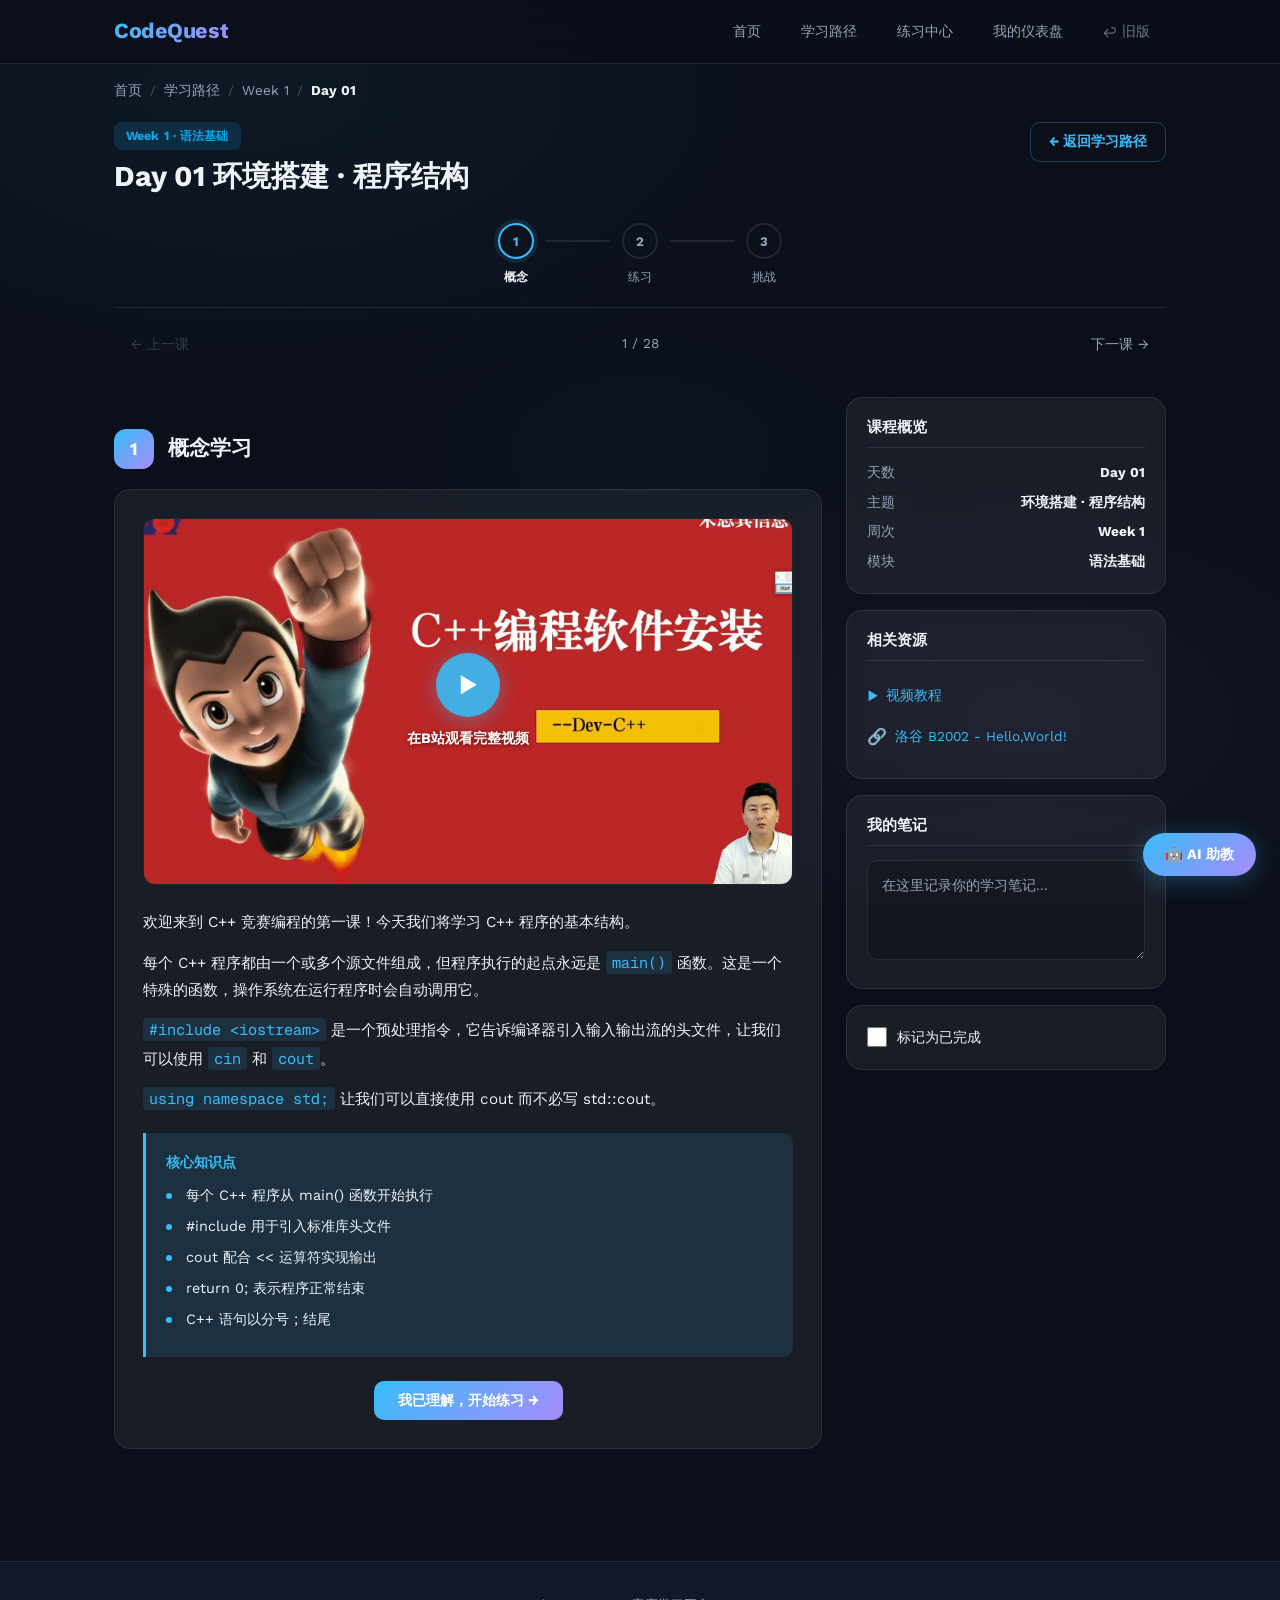
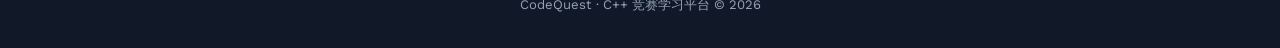
<file: codequest/cpp-olympiad-site/course.html>
<!-- Generated by Trae Work -->
<!DOCTYPE html>
<html lang="zh-CN">
<head>
  <meta charset="UTF-8" />
  <meta name="viewport" content="width=device-width, initial-scale=1.0" />
  <meta name="referrer" content="no-referrer" />
  <title>CodeQuest · 课程详情</title>
  <link rel="stylesheet" href="./assets/common.css" />
  <style>
    .nav-bar__link--old { color: var(--muted) !important; font-size: 0.85em !important; opacity: 0.7; }
    .nav-bar__link--old:hover { opacity: 1; color: var(--accent) !important; }
    /* ========== Course Page Layout ========== */
    .course-layout {
      display: grid;
      grid-template-columns: 1fr 320px;
      gap: 24px;
      align-items: start;
      margin-top: 32px;
    }

    /* ========== Breadcrumb ========== */
    .breadcrumb {
      display: flex;
      align-items: center;
      gap: 8px;
      font-size: 0.85rem;
      color: var(--muted);
      margin-bottom: 20px;
      flex-wrap: wrap;
    }
    .breadcrumb a {
      color: var(--muted);
      transition: color 0.2s;
    }
    .breadcrumb a:hover { color: var(--accent); }
    .breadcrumb .sep { opacity: 0.4; }

    /* ========== Course Header ========== */
    .course-header__title-row {
      display: flex;
      align-items: flex-start;
      justify-content: space-between;
      gap: 16px;
      flex-wrap: wrap;
    }
    .course-header__tag {
      display: inline-block;
      margin-bottom: 8px;
    }
    .course-header__title {
      font-size: 1.8rem;
      font-weight: 700;
      color: var(--ink);
      line-height: 1.3;
    }
    .course-header__back {
      flex-shrink: 0;
      font-size: 0.85rem;
      padding: 8px 18px;
    }
    .course-header__nav {
      display: flex;
      align-items: center;
      justify-content: space-between;
      margin-top: 20px;
      padding-top: 16px;
      border-top: 1px solid var(--rule);
    }
    .course-header__nav a {
      display: inline-flex;
      align-items: center;
      gap: 6px;
      padding: 8px 16px;
      font-size: 0.88rem;
      font-weight: 500;
      color: var(--muted);
      border-radius: 8px;
      transition: all 0.2s;
      border: 1px solid transparent;
    }
    .course-header__nav a:hover:not(.disabled) {
      color: var(--ink);
      background: var(--surface);
      border-color: var(--rule);
    }
    .course-header__nav a.disabled {
      opacity: 0.3;
      pointer-events: none;
    }

    /* ========== Stepper ========== */
    .stepper {
      display: flex;
      align-items: flex-start;
      justify-content: center;
      margin: 28px 0 8px;
    }
    .stepper__item {
      display: flex;
      flex-direction: column;
      align-items: center;
      cursor: pointer;
      transition: opacity 0.2s;
    }
    .stepper__dot {
      width: 36px;
      height: 36px;
      border-radius: 50%;
      border: 2px solid var(--rule);
      display: flex;
      align-items: center;
      justify-content: center;
      font-size: 0.82rem;
      font-weight: 700;
      color: var(--muted);
      background: transparent;
      transition: all 0.3s ease;
    }
    .stepper__item--completed .stepper__dot {
      background: var(--grad);
      border-color: transparent;
      color: #fff;
    }
    .stepper__item--active .stepper__dot {
      border-color: var(--accent);
      color: var(--accent);
      box-shadow: 0 0 0 4px var(--accent-soft);
    }
    .stepper__label {
      margin-top: 8px;
      font-size: 0.78rem;
      color: var(--muted);
      white-space: nowrap;
      transition: color 0.3s;
    }
    .stepper__item--completed .stepper__label,
    .stepper__item--active .stepper__label {
      color: var(--ink);
      font-weight: 600;
    }
    .stepper__line {
      width: 64px;
      height: 2px;
      background: var(--rule);
      margin: 17px 12px 0;
      flex-shrink: 0;
      transition: background 0.4s ease;
      border-radius: 1px;
    }
    .stepper__line--done {
      background: var(--grad);
    }

    /* ========== Step Sections ========== */
    .step-section {
      margin-top: 32px;
    }
    .step-section__header {
      display: flex;
      align-items: center;
      gap: 14px;
      margin-bottom: 20px;
    }
    .step-section__number {
      width: 40px;
      height: 40px;
      border-radius: 12px;
      background: var(--grad);
      display: flex;
      align-items: center;
      justify-content: center;
      font-size: 1.1rem;
      font-weight: 800;
      color: #fff;
      flex-shrink: 0;
    }
    .step-section__title {
      font-size: 1.3rem;
      font-weight: 700;
      color: var(--ink);
    }

    /* ========== Concept Section ========== */
    .concept-card {
      background: var(--surface);
      backdrop-filter: blur(10px);
      border: 1px solid var(--rule);
      border-radius: var(--radius);
      padding: 28px;
    }
    .video-embed {
      position: relative;
      width: 100%;
      padding-bottom: 56.25%;
      background: #0d1117;
      border-radius: 12px;
      overflow: hidden;
      margin-bottom: 24px;
      border: 1px solid var(--rule);
    }
    .video-link {
      position: absolute;
      inset: 0;
      display: flex;
      align-items: center;
      justify-content: center;
      text-decoration: none;
    }
    .video-thumb {
      position: absolute;
      inset: 0;
      width: 100%;
      height: 100%;
      object-fit: cover;
      transition: transform 0.3s, filter 0.3s;
    }
    .video-link:hover .video-thumb {
      transform: scale(1.05);
      filter: brightness(0.6);
    }
    .video-play-overlay {
      position: relative;
      z-index: 1;
      display: flex;
      flex-direction: column;
      align-items: center;
      gap: 10px;
    }
    .video-play-btn {
      width: 64px;
      height: 64px;
      background: rgba(56,189,248,0.9);
      border-radius: 50%;
      display: flex;
      align-items: center;
      justify-content: center;
      font-size: 28px;
      color: #fff;
      box-shadow: 0 4px 20px rgba(56,189,248,0.4);
      transition: transform 0.2s;
    }
    .video-link:hover .video-play-btn {
      transform: scale(1.15);
    }
    .video-link-text {
      color: #fff;
      font-size: 0.9rem;
      font-weight: 600;
      text-shadow: 0 1px 4px rgba(0,0,0,0.5);
    }
    .video-embed iframe {
      position: absolute;
      inset: 0;
      width: 100%;
      height: 100%;
      border: none;
    }
    .video-placeholder {
      position: absolute;
      inset: 0;
      display: flex;
      flex-direction: column;
      align-items: center;
      justify-content: center;
      color: var(--muted);
      gap: 12px;
    }
    .video-placeholder__play {
      width: 56px;
      height: 56px;
      border-radius: 50%;
      background: var(--accent-soft);
      border: 2px solid var(--accent);
      display: flex;
      align-items: center;
      justify-content: center;
      font-size: 1.2rem;
      color: var(--accent);
      cursor: pointer;
      transition: all 0.2s;
    }
    .video-placeholder__play:hover {
      background: var(--accent);
      color: #fff;
    }
    .concept-text {
      font-size: 0.95rem;
      line-height: 1.8;
      color: var(--ink);
      margin-bottom: 20px;
    }
    .concept-text p { margin-bottom: 12px; }
    .key-points {
      background: var(--accent-soft);
      border-left: 3px solid var(--accent);
      border-radius: 0 10px 10px 0;
      padding: 18px 20px;
      margin: 20px 0;
    }
    .key-points__title {
      font-size: 0.88rem;
      font-weight: 700;
      color: var(--accent);
      margin-bottom: 10px;
    }
    .key-points li {
      position: relative;
      padding-left: 20px;
      margin-bottom: 8px;
      font-size: 0.9rem;
      line-height: 1.6;
      color: var(--ink);
      list-style: none;
    }
    .key-points li::before {
      content: '';
      position: absolute;
      left: 0;
      top: 9px;
      width: 6px;
      height: 6px;
      border-radius: 50%;
      background: var(--accent);
    }
    .step-action {
      margin-top: 24px;
      text-align: center;
    }

    /* ========== Quiz Section ========== */
    .quiz-progress {
      display: flex;
      align-items: center;
      gap: 10px;
      margin-bottom: 20px;
      font-size: 0.88rem;
      color: var(--muted);
    }
    .quiz-progress__bar {
      flex: 1;
      height: 4px;
      background: var(--surface);
      border-radius: 2px;
      overflow: hidden;
    }
    .quiz-progress__fill {
      height: 100%;
      background: var(--grad);
      border-radius: 2px;
      transition: width 0.4s ease;
    }
    .quiz-card {
      background: var(--surface);
      border: 1px solid var(--rule);
      border-radius: var(--radius);
      padding: 24px;
      margin-bottom: 20px;
      transition: border-color 0.3s;
    }
    .quiz-card__header {
      display: flex;
      align-items: flex-start;
      gap: 12px;
      margin-bottom: 18px;
    }
    .quiz-card__number {
      flex-shrink: 0;
      display: inline-flex;
      align-items: center;
      justify-content: center;
      min-width: 32px;
      height: 28px;
      padding: 0 10px;
      border-radius: 6px;
      background: var(--accent-soft);
      color: var(--accent);
      font-size: 0.78rem;
      font-weight: 700;
    }
    .quiz-card__question {
      font-size: 0.95rem;
      font-weight: 600;
      color: var(--ink);
      line-height: 1.6;
    }
    .quiz-card__code {
      display: block;
      background: rgba(0,0,0,0.3);
      border: 1px solid var(--rule);
      border-radius: 8px;
      padding: 12px 16px;
      margin: 12px 0;
      font-family: var(--font-code);
      font-size: 0.88rem;
      color: var(--accent);
      white-space: pre-wrap;
      word-break: break-all;
    }
    /* Choice Options */
    .quiz-options {
      display: grid;
      grid-template-columns: 1fr 1fr;
      gap: 10px;
    }
    .quiz-option {
      display: flex;
      align-items: center;
      gap: 12px;
      padding: 14px 16px;
      background: rgba(255,255,255,0.03);
      border: 1px solid var(--rule);
      border-radius: 10px;
      cursor: pointer;
      transition: all 0.2s ease;
      text-align: left;
      font-size: 0.9rem;
      color: var(--ink);
    }
    .quiz-option:hover:not(.selected):not(.correct):not(.wrong) {
      background: var(--surface-hover);
      border-color: rgba(148,163,184,0.3);
    }
    .quiz-option__label {
      flex-shrink: 0;
      width: 28px;
      height: 28px;
      border-radius: 50%;
      border: 2px solid var(--rule);
      display: flex;
      align-items: center;
      justify-content: center;
      font-size: 0.78rem;
      font-weight: 700;
      color: var(--muted);
      transition: all 0.2s;
    }
    .quiz-option.selected .quiz-option__label {
      border-color: var(--accent);
      color: var(--accent);
      background: var(--accent-soft);
    }
    .quiz-option.correct {
      border-color: #10b981;
      background: rgba(16,185,129,0.1);
    }
    .quiz-option.correct .quiz-option__label {
      border-color: #10b981;
      background: #10b981;
      color: #fff;
    }
    .quiz-option.wrong {
      border-color: #ef4444;
      background: rgba(239,68,68,0.1);
      animation: shake 0.4s ease;
    }
    .quiz-option.wrong .quiz-option__label {
      border-color: #ef4444;
      background: #ef4444;
      color: #fff;
    }
    /* Fill Input */
    .quiz-fill {
      display: flex;
      gap: 10px;
      align-items: center;
    }
    .quiz-fill__input {
      flex: 1;
      padding: 12px 16px;
      background: rgba(0,0,0,0.3);
      border: 2px solid var(--rule);
      border-radius: 10px;
      font-family: var(--font-code);
      font-size: 0.9rem;
      color: var(--ink);
      transition: border-color 0.2s;
    }
    .quiz-fill__input:focus {
      border-color: var(--accent);
      outline: none;
    }
    .quiz-fill__input.correct { border-color: #10b981; }
    .quiz-fill__input.wrong { border-color: #ef4444; }
    .quiz-fill__input:disabled { opacity: 0.7; }
    .btn-check {
      padding: 12px 20px;
      background: var(--accent-soft);
      color: var(--accent);
      border: 1px solid rgba(56,189,248,0.3);
      border-radius: 10px;
      font-size: 0.88rem;
      font-weight: 600;
      cursor: pointer;
      transition: all 0.2s;
      white-space: nowrap;
    }
    .btn-check:hover { background: rgba(56,189,248,0.2); border-color: var(--accent); }
    .btn-check:disabled { opacity: 0.4; cursor: default; }
    /* Hint */
    .btn-hint {
      display: inline-flex;
      align-items: center;
      gap: 6px;
      padding: 8px 16px;
      font-size: 0.85rem;
      color: var(--accent2);
      background: var(--accent2-soft);
      border: 1px solid transparent;
      border-radius: 8px;
      cursor: pointer;
      transition: all 0.2s;
      margin-top: 12px;
    }
    .btn-hint:hover { border-color: rgba(167,139,250,0.3); }
    .hint-box {
      margin-top: 12px;
      padding: 14px 18px;
      background: var(--accent2-soft);
      border-left: 3px solid var(--accent2);
      border-radius: 0 8px 8px 0;
      font-size: 0.88rem;
      color: var(--ink);
      line-height: 1.6;
    }
    .hint-box .hint-level {
      font-weight: 700;
      color: var(--accent2);
      margin-bottom: 4px;
    }
    /* Feedback */
    .quiz-feedback {
      margin-top: 14px;
      padding: 14px 18px;
      border-radius: 10px;
      font-size: 0.9rem;
      line-height: 1.6;
      display: flex;
      align-items: flex-start;
      gap: 10px;
    }
    .quiz-feedback--correct {
      background: rgba(16,185,129,0.1);
      border: 1px solid rgba(16,185,129,0.25);
      color: #34d399;
    }
    .quiz-feedback--wrong {
      background: rgba(239,68,68,0.1);
      border: 1px solid rgba(239,68,68,0.25);
      color: #fca5a5;
    }
    .quiz-feedback__icon {
      flex-shrink: 0;
      font-size: 1.1rem;
      margin-top: 1px;
    }
    .quiz-feedback__text { color: var(--ink); }

    /* ========== Challenge Section ========== */
    .challenge-card {
      background: var(--surface);
      border: 1px solid var(--rule);
      border-radius: var(--radius);
      padding: 28px;
    }
    .challenge-desc {
      font-size: 0.95rem;
      line-height: 1.8;
      color: var(--ink);
      margin-bottom: 16px;
    }
    .challenge-desc p { margin-bottom: 10px; }
    .challenge-link {
      display: inline-flex;
      align-items: center;
      gap: 6px;
      font-size: 0.88rem;
      color: var(--accent);
      margin-bottom: 20px;
      transition: gap 0.2s;
    }
    .challenge-link:hover { gap: 10px; color: var(--accent2); }
    .code-editor-wrapper {
      position: relative;
      margin-bottom: 16px;
    }
    .code-editor-wrapper__label {
      position: absolute;
      top: 12px;
      right: 14px;
      font-size: 0.72rem;
      color: var(--muted);
      background: rgba(0,0,0,0.4);
      padding: 2px 8px;
      border-radius: 4px;
      pointer-events: none;
      z-index: 1;
    }
    .code-editor {
      width: 100%;
      min-height: 260px;
      background: #0d1117;
      border: 1px solid var(--rule);
      border-radius: 12px;
      padding: 20px;
      padding-top: 36px;
      font-family: var(--font-code);
      font-size: 0.88rem;
      color: #c9d1d9;
      line-height: 1.7;
      resize: vertical;
      tab-size: 4;
      transition: border-color 0.2s;
    }
    .code-editor:focus {
      border-color: var(--accent);
      outline: none;
    }
    .challenge-actions {
      display: flex;
      gap: 12px;
      flex-wrap: wrap;
    }
    .btn-run {
      display: inline-flex;
      align-items: center;
      gap: 8px;
      padding: 10px 24px;
      background: linear-gradient(135deg, #10b981, #059669);
      color: #fff;
      border: none;
      border-radius: 10px;
      font-size: 0.9rem;
      font-weight: 600;
      cursor: pointer;
      transition: all 0.2s;
    }
    .btn-run:hover { opacity: 0.9; transform: translateY(-1px); box-shadow: 0 4px 16px rgba(16,185,129,0.3); }

    /* ========== Sidebar ========== */
    .course-sidebar {
      display: flex;
      flex-direction: column;
      gap: 16px;
      position: sticky;
      top: 80px;
    }
    .sidebar-card {
      padding: 20px;
    }
    .sidebar-card:hover {
      transform: none;
    }
    .sidebar-card__title {
      font-size: 0.92rem;
      font-weight: 700;
      color: var(--ink);
      margin-bottom: 14px;
      padding-bottom: 10px;
      border-bottom: 1px solid var(--rule);
    }
    .sidebar-info {
      display: flex;
      flex-direction: column;
      gap: 8px;
    }
    .sidebar-info__row {
      display: flex;
      justify-content: space-between;
      font-size: 0.85rem;
    }
    .sidebar-info__label { color: var(--muted); }
    .sidebar-info__value { color: var(--ink); font-weight: 600; }
    .sidebar-resource {
      display: flex;
      align-items: center;
      gap: 8px;
      padding: 8px 0;
      font-size: 0.85rem;
      color: var(--accent);
      transition: color 0.2s;
    }
    .sidebar-resource:hover { color: var(--accent2); }
    .sidebar-resource__icon { font-size: 1rem; flex-shrink: 0; }
    .notes-area {
      width: 100%;
      min-height: 100px;
      background: rgba(0,0,0,0.2);
      border: 1px solid var(--rule);
      border-radius: 10px;
      padding: 14px;
      font-family: var(--font-body);
      font-size: 0.85rem;
      color: var(--ink);
      line-height: 1.6;
      resize: vertical;
      transition: border-color 0.2s;
    }
    .notes-area:focus {
      border-color: var(--accent);
      outline: none;
    }
    .notes-area::placeholder { color: var(--muted); }
    .complete-checkbox {
      display: flex;
      align-items: center;
      gap: 10px;
      cursor: pointer;
      font-size: 0.9rem;
      color: var(--ink);
      user-select: none;
    }
    .complete-checkbox input[type="checkbox"] {
      width: 20px;
      height: 20px;
      accent-color: var(--accent);
      cursor: pointer;
    }

    /* ========== AI Tutor ========== */
    .ai-tutor {
      position: fixed;
      bottom: 24px;
      right: 24px;
      z-index: 1500;
    }
    .ai-tutor__btn {
      display: flex;
      align-items: center;
      gap: 8px;
      padding: 12px 22px;
      background: var(--grad);
      color: #fff;
      border: none;
      border-radius: 999px;
      font-size: 0.9rem;
      font-weight: 600;
      cursor: pointer;
      box-shadow: 0 4px 24px rgba(56,189,248,0.3);
      transition: all 0.2s;
      font-family: var(--font-body);
    }
    .ai-tutor__btn:hover { transform: translateY(-2px); box-shadow: 0 6px 28px rgba(56,189,248,0.4); }
    .ai-tutor__btn.hidden { display: none; }
    .ai-tutor__panel {
      position: absolute;
      bottom: 60px;
      right: 0;
      width: 380px;
      max-height: 520px;
      background: var(--bg2);
      border: 1px solid var(--rule);
      border-radius: 16px;
      display: none;
      flex-direction: column;
      overflow: hidden;
      box-shadow: 0 12px 48px rgba(0,0,0,0.5);
    }
    .ai-tutor__panel.open { display: flex; }
    .ai-tutor__header {
      display: flex;
      align-items: center;
      justify-content: space-between;
      padding: 16px 18px;
      border-bottom: 1px solid var(--rule);
    }
    .ai-tutor__header h3 {
      font-size: 0.95rem;
      font-weight: 700;
      color: var(--ink);
    }
    .ai-tutor__header button {
      width: 28px;
      height: 28px;
      border-radius: 6px;
      background: var(--surface);
      border: none;
      color: var(--muted);
      font-size: 1.1rem;
      cursor: pointer;
      display: flex;
      align-items: center;
      justify-content: center;
      transition: background 0.2s;
    }
    .ai-tutor__header button:hover { background: var(--surface-hover); }
    .ai-tutor__quick {
      display: flex;
      gap: 6px;
      padding: 12px 14px;
      flex-wrap: wrap;
      border-bottom: 1px solid var(--rule);
    }
    .ai-tutor__quick button {
      padding: 6px 12px;
      font-size: 0.78rem;
      color: var(--accent);
      background: var(--accent-soft);
      border: 1px solid transparent;
      border-radius: 6px;
      cursor: pointer;
      transition: all 0.2s;
      font-family: var(--font-body);
    }
    .ai-tutor__quick button:hover { border-color: rgba(56,189,248,0.3); background: rgba(56,189,248,0.15); }
    .ai-tutor__messages {
      flex: 1;
      overflow-y: auto;
      padding: 14px;
      display: flex;
      flex-direction: column;
      gap: 10px;
      max-height: 300px;
    }
    .ai-msg {
      max-width: 88%;
      padding: 10px 14px;
      border-radius: 12px;
      font-size: 0.85rem;
      line-height: 1.6;
    }
    .ai-msg--bot {
      align-self: flex-start;
      background: var(--surface);
      border: 1px solid var(--rule);
      color: var(--ink);
    }
    .ai-msg--user {
      align-self: flex-end;
      background: var(--grad);
      color: #fff;
    }
    .ai-tutor__input {
      display: flex;
      gap: 8px;
      padding: 12px 14px;
      border-top: 1px solid var(--rule);
    }
    .ai-tutor__input input {
      flex: 1;
      padding: 10px 14px;
      background: rgba(255,255,255,0.04);
      border: 1px solid var(--rule);
      border-radius: 8px;
      color: var(--ink);
      font-size: 0.85rem;
    }
    .ai-tutor__input input:focus { border-color: var(--accent); outline: none; }
    .ai-tutor__input input::placeholder { color: var(--muted); }
    .ai-tutor__input button {
      padding: 10px 18px;
      background: var(--grad);
      color: #fff;
      border: none;
      border-radius: 8px;
      font-size: 0.85rem;
      font-weight: 600;
      cursor: pointer;
      transition: opacity 0.2s;
      font-family: var(--font-body);
    }
    .ai-tutor__input button:hover { opacity: 0.9; }

    /* ========== Success Overlay ========== */
    .success-overlay {
      position: fixed;
      inset: 0;
      background: rgba(0,0,0,0.65);
      display: none;
      align-items: center;
      justify-content: center;
      z-index: 2000;
      animation: fadeIn 0.3s ease;
    }
    .success-overlay.show { display: flex; }
    .success-card {
      background: var(--bg2);
      border: 1px solid var(--rule);
      border-radius: var(--radius-lg);
      padding: 48px 56px;
      text-align: center;
      animation: successPop 0.5s cubic-bezier(0.34,1.56,0.64,1);
      max-width: 400px;
    }
    .success-card__icon {
      font-size: 3.5rem;
      margin-bottom: 16px;
      display: block;
    }
    .success-card__title {
      font-size: 1.4rem;
      font-weight: 700;
      color: var(--ink);
      margin-bottom: 8px;
    }
    .success-card__desc {
      font-size: 0.92rem;
      color: var(--muted);
      margin-bottom: 24px;
      line-height: 1.6;
    }

    /* ========== Placeholder ========== */
    .placeholder-section .card {
      text-align: center;
      padding: 80px 40px;
      transform: none;
    }
    .placeholder-section .card:hover {
      transform: none;
    }
    .placeholder-icon {
      font-size: 3rem;
      margin-bottom: 16px;
      display: block;
    }

    /* ========== Animations ========== */
    @keyframes shake {
      0%, 100% { transform: translateX(0); }
      20%, 60% { transform: translateX(-6px); }
      40%, 80% { transform: translateX(6px); }
    }
    @keyframes successPop {
      0% { transform: scale(0.8); opacity: 0; }
      100% { transform: scale(1); opacity: 1; }
    }
    @keyframes fadeIn {
      from { opacity: 0; }
      to { opacity: 1; }
    }

    /* ========== Responsive ========== */
    @media (max-width: 900px) {
      .course-layout {
        grid-template-columns: 1fr;
      }
      .course-sidebar {
        position: static;
        display: grid;
        grid-template-columns: 1fr 1fr;
        gap: 14px;
        order: -1;
      }
      .course-sidebar .sidebar-card:last-child {
        grid-column: 1 / -1;
      }
    }
    @media (max-width: 768px) {
      .course-header__title { font-size: 1.4rem; }
      .quiz-options { grid-template-columns: 1fr; }
      .ai-tutor__panel { width: calc(100vw - 32px); right: -8px; }
      .course-sidebar {
        grid-template-columns: 1fr;
      }
      .course-header__title-row { flex-direction: column; }
      .course-header__back { align-self: flex-start; }
    }
    @media (max-width: 480px) {
      .stepper__line { width: 36px; }
      .concept-card { padding: 18px; }
      .quiz-card { padding: 18px; }
      .challenge-card { padding: 18px; }
      .success-card { padding: 36px 24px; margin: 0 16px; }
      .ai-tutor { bottom: 16px; right: 16px; }
    }
  </style>
</head>
<body>

  <!-- ==================== Navigation Bar ==================== -->
  <nav class="nav-bar">
    <div class="nav-bar__inner">
      <a href="index.html" class="nav-bar__logo">CodeQuest</a>
      <div class="nav-bar__links" id="navLinks">
        <a href="index.html" class="nav-bar__link">首页</a>
        <a href="path.html" class="nav-bar__link">学习路径</a>
        <a href="practice.html" class="nav-bar__link">练习中心</a>
        <a href="dashboard.html" class="nav-bar__link">我的仪表盘</a>
        <a href="./old/index.html" class="nav-bar__link nav-bar__link--old">↩ 旧版</a>
      </div>
      <div class="nav-bar__hamburger" id="navHamburger" onclick="toggleNav()">
        <span></span><span></span><span></span>
      </div>
    </div>
  </nav>

  <!-- ==================== Page Content ==================== -->
  <div class="page-wrap">
    <!-- Course Header -->
    <div class="course-header">
      <div class="breadcrumb" id="breadcrumb"></div>
      <div class="course-header__title-row">
        <div>
          <span class="course-header__tag tag" id="weekTag"></span>
          <h1 class="course-header__title" id="dayTitle"></h1>
        </div>
        <a href="path.html" class="btn-secondary course-header__back">&#8592; 返回学习路径</a>
      </div>
      <div class="stepper" id="stepper"></div>
      <div class="course-header__nav" id="courseNav"></div>
    </div>

    <!-- Course Layout -->
    <div class="course-layout">
      <!-- Main Content -->
      <div class="course-main" id="courseContent">

        <!-- Step 1: Concept -->
        <div class="step-section concept-section" id="step1">
          <div class="step-section__header">
            <span class="step-section__number">1</span>
            <h2 class="step-section__title">概念学习</h2>
          </div>
          <div id="conceptContent"></div>
        </div>

        <!-- Step 2: Practice -->
        <div class="step-section practice-section" id="step2" style="display:none;">
          <div class="step-section__header">
            <span class="step-section__number">2</span>
            <h2 class="step-section__title">互动练习</h2>
          </div>
          <div id="quizContainer"></div>
          <div class="step-action" id="step2Action" style="display:none;">
            <button class="btn-primary" onclick="goToStep(3)">进入挑战 &#8594;</button>
          </div>
        </div>

        <!-- Step 3: Challenge -->
        <div class="step-section challenge-section" id="step3" style="display:none;">
          <div class="step-section__header">
            <span class="step-section__number">3</span>
            <h2 class="step-section__title">挑战闯关</h2>
          </div>
          <div id="challengeContent"></div>
        </div>

        <!-- Placeholder for days without content -->
        <div class="placeholder-section" id="placeholderSection" style="display:none;">
          <div class="card">
            <span class="placeholder-icon">&#9203;</span>
            <h2 style="margin-bottom:8px;color:var(--ink);">课程内容加载中...</h2>
            <p style="color:var(--muted);">该课程正在精心制作中，敬请期待！</p>
          </div>
        </div>
      </div>

      <!-- Sidebar -->
      <aside class="course-sidebar" id="sidebar">
        <div class="card sidebar-card">
          <h3 class="sidebar-card__title">课程概览</h3>
          <div class="sidebar-info" id="sidebarOverview"></div>
        </div>
        <div class="card sidebar-card">
          <h3 class="sidebar-card__title">相关资源</h3>
          <div id="sidebarResources"></div>
        </div>
        <div class="card sidebar-card">
          <h3 class="sidebar-card__title">我的笔记</h3>
          <textarea id="notesArea" class="notes-area" placeholder="在这里记录你的学习笔记..."></textarea>
        </div>
        <div class="card sidebar-card">
          <label class="complete-checkbox">
            <input type="checkbox" id="completeCheck" onchange="toggleDayComplete()" />
            <span>标记为已完成</span>
          </label>
        </div>
      </aside>
    </div>
  </div>

  <!-- ==================== AI Tutor ==================== -->
  <div class="ai-tutor" id="aiTutor">
    <button class="ai-tutor__btn" id="aiTutorBtn" onclick="toggleAITutor()">&#129302; AI 助教</button>
    <div class="ai-tutor__panel" id="aiTutorPanel">
      <div class="ai-tutor__header">
        <h3>AI 助教</h3>
        <button onclick="toggleAITutor()">&times;</button>
      </div>
      <div class="ai-tutor__quick">
        <button onclick="askAI('explain')">解释这个概念</button>
        <button onclick="askAI('examples')">给出更多例子</button>
        <button onclick="askAI('approach')">这道题的思路</button>
      </div>
      <div class="ai-tutor__messages" id="aiMessages">
        <div class="ai-msg ai-msg--bot">你好！我是你的 AI 助教，有什么可以帮你的吗？</div>
      </div>
      <div class="ai-tutor__input">
        <input type="text" id="aiInput" placeholder="输入你的问题..." onkeydown="if(event.key==='Enter')sendAIMessage()" />
        <button onclick="sendAIMessage()">发送</button>
      </div>
    </div>
  </div>

  <!-- ==================== Success Overlay ==================== -->
  <div class="success-overlay" id="successOverlay">
    <div class="success-card">
      <span class="success-card__icon">&#127942;</span>
      <h2 class="success-card__title">挑战完成！</h2>
      <p class="success-card__desc">你已成功完成本节课的全部内容，继续加油！</p>
      <button class="btn-primary" onclick="closeSuccess()">继续学习</button>
    </div>
  </div>

  <!-- ==================== Footer ==================== -->
  <footer class="footer">
    <div class="footer__inner">
      <p class="footer__text">CodeQuest &middot; C++ 竞赛学习平台 &copy; 2026</p>
    </div>
  </footer>

  <!-- ==================== JavaScript ==================== -->
  <script>
  (function() {
    'use strict';

    /* ========== Mobile Nav ========== */
    window.toggleNav = function() {
      document.getElementById('navLinks').classList.toggle('nav-bar__links--open');
      document.getElementById('navHamburger').classList.toggle('open');
    };
    document.querySelectorAll('.nav-bar__link').forEach(function(link) {
      link.addEventListener('click', function() {
        document.getElementById('navLinks').classList.remove('nav-bar__links--open');
      });
    });

    /* ========== URL Parsing ========== */
    var params = new URLSearchParams(window.location.search);
    var dayNum = parseInt(params.get('day')) || 1;
    if (dayNum < 1) dayNum = 1;
    if (dayNum > 28) dayNum = 28;
    var weekNum = Math.ceil(dayNum / 7);
    var dayInWeek = ((dayNum - 1) % 7) + 1;
    var weekNames = { 1: '语法基础', 2: '流程控制', 3: '函数与算法', 4: '数据结构' };
    var weekTagClasses = { 1: 'tag--w1', 2: 'tag--w2', 3: 'tag--w3', 4: 'tag--w4' };

    /* ========== State ========== */
    var currentStep = 1;
    var quizAnswered = {};
    var hintLevel = {};

    function lsKey(suffix) { return 'cq_day' + dayNum + '_' + suffix; }

    /* ========== Course Data (3 demo days) ========== */
    window.courseData = {
      1: {
        title: '环境搭建 · 程序结构',
        videoBvid: 'BV1jP411D7fZ',
        videoPage: 1,
        videoThumb: './assets/thumbs/day1.jpg',
        concept: {
          text: '<p>欢迎来到 C++ 竞赛编程的第一课！今天我们将学习 C++ 程序的基本结构。</p>' +
                '<p>每个 C++ 程序都由一个或多个源文件组成，但程序执行的起点永远是 <code style="color:var(--accent);background:var(--accent-soft);padding:2px 6px;border-radius:4px;">main()</code> 函数。这是一个特殊的函数，操作系统在运行程序时会自动调用它。</p>' +
                '<p><code style="color:var(--accent);background:var(--accent-soft);padding:2px 6px;border-radius:4px;">#include &lt;iostream&gt;</code> 是一个预处理指令，它告诉编译器引入输入输出流的头文件，让我们可以使用 <code style="color:var(--accent);background:var(--accent-soft);padding:2px 6px;border-radius:4px;">cin</code> 和 <code style="color:var(--accent);background:var(--accent-soft);padding:2px 6px;border-radius:4px;">cout</code>。</p>' +
                '<p><code style="color:var(--accent);background:var(--accent-soft);padding:2px 6px;border-radius:4px;">using namespace std;</code> 让我们可以直接使用 cout 而不必写 std::cout。</p>',
          keyPoints: [
            '每个 C++ 程序从 main() 函数开始执行',
            '#include 用于引入标准库头文件',
            'cout 配合 << 运算符实现输出',
            'return 0; 表示程序正常结束',
            'C++ 语句以分号 ; 结尾'
          ]
        },
        quizzes: [
          {
            type: 'choice',
            question: '以下哪个是正确的 C++ 程序入口函数？',
            options: ['start()', 'main()', 'begin()', 'run()'],
            answer: 1,
            explanation: 'C++ 程序总是从 main() 函数开始执行。这是 C++ 标准规定的，所有 C++ 程序必须有且只有一个 main() 函数。',
            hints: ['C++ 标准规定了一个特定的函数名作为入口', '这个函数名在英文中是"主要的"的意思', '答案是 B: main()']
          },
          {
            type: 'fill',
            question: '以下 cout 语句用于输出 Hello 并换行，请补全空白处：',
            code: 'cout << "Hello" << _________;',
            answers: ['<<endl', '<< endl', 'endl', ';'],
            explanation: 'endl 是 C++ 中的换行操纵符，它会输出一个换行符并刷新输出缓冲区。语句末尾也需要分号。输入 <<endl 或 ; 都算正确。',
            hints: ['C++ 中用于换行的操作符叫做 endl', '它和 << 一起使用，写在双引号外面', '答案是 <<endl']
          }
        ],
        challenge: {
          title: 'Hello World 输出',
          description: '<p>编写一个 C++ 程序，在屏幕上输出 <code style="color:var(--accent);background:var(--accent-soft);padding:2px 8px;border-radius:4px;">Hello,World!</code></p>' +
                       '<p style="margin-top:10px;font-size:0.85rem;color:var(--muted);">提示：使用 <code style="color:var(--accent);background:var(--accent-soft);padding:2px 6px;border-radius:4px;">cout</code> 和 <code style="color:var(--accent);background:var(--accent-soft);padding:2px 6px;border-radius:4px;">&lt;&lt;</code> 运算符输出字符串，字符串用双引号括起来。</p>',
          link: 'https://www.luogu.com.cn/problem/B2002',
          linkText: '洛谷 B2002 - Hello,World!',
          starterCode: '#include <iostream>\nusing namespace std;\n\nint main() {\n    cout << "Hello,World!" << endl;\n    // 上面已经给出了答案，你可以去洛谷提交试试\n    // 也可以修改输出内容，试试输出你自己的名字\n    \n    return 0;\n}'
        }
      },
      2: {
        title: '变量与数据类型',
        videoBvid: 'BV1Q6mgYGEkM',
        videoPage: 1,
        videoThumb: './assets/thumbs/day2.jpg',
        concept: {
          text: '<p>变量是程序中用来存储数据的"容器"。</p>' +
                '<p>C++ 提供了多种基本数据类型：<code style="color:var(--accent);background:var(--accent-soft);padding:2px 6px;border-radius:4px;">int</code> 存储整数，<code style="color:var(--accent);background:var(--accent-soft);padding:2px 6px;border-radius:4px;">double</code> 存储带小数点的数，<code style="color:var(--accent);background:var(--accent-soft);padding:2px 6px;border-radius:4px;">char</code> 存储单个字符，<code style="color:var(--accent);background:var(--accent-soft);padding:2px 6px;border-radius:4px;">bool</code> 存储真（true）或假（false）。</p>' +
                '<p>声明变量时可以同时赋初值，例如 <code style="color:var(--accent);background:var(--accent-soft);padding:2px 6px;border-radius:4px;">int x = 10;</code>。变量名需要遵循命名规则：以字母或下划线开头，不能是关键字。</p>' +
                '<p>在竞赛中，int 类型的范围是 -2^31 到 2^31-1，大约正负21亿。如果数据可能超过这个范围，需要使用 long long 类型。</p>',
          keyPoints: [
            'int 占 4 字节，范围约 -21亿 ~ 21亿',
            'double 占 8 字节，用于存储小数',
            'char 占 1 字节，存储单个字符（如 \'A\'）',
            'bool 占 1 字节，值为 true 或 false',
            '变量声明格式：类型名 变量名 = 初值;'
          ]
        },
        quizzes: [
          {
            type: 'choice',
            question: 'int 类型在大多数系统上占多少字节？',
            options: ['1 字节', '2 字节', '4 字节', '8 字节'],
            answer: 2,
            explanation: 'int 类型在大多数现代系统上占 4 个字节（32位），范围是 -2147483648 到 2147483647。1字节是 char，8字节通常是 long long。',
            hints: ['想想 int 能存储的最大值大约是多少', 'int 的最大值大约是 21 亿', '21 亿需要 32 位来存储，即 4 个字节']
          },
          {
            type: 'fill',
            question: '请写出一行代码：声明一个整数变量 x 并赋值为 10。',
            code: '_________',
            answers: ['int x=10;', 'int x = 10;', 'int x=10', 'int x = 10', 'int x =10;', 'int x= 10;'],
            explanation: '声明变量的格式是：类型名 变量名 = 值;。所以 int x = 10; 是正确的写法。注意语句末尾的分号。',
            hints: ['格式是：类型名 变量名 = 值;', '整数类型名是 int', '答案是 int x=10;']
          }
        ],
        challenge: {
          title: '输出第二个整数',
          description: '<p>输入三个整数（用空格分隔），把第二个输入的整数输出。</p>' +
                       '<p><strong>输入示例：</strong></p>' +
                       '<pre style="background:rgba(0,0,0,0.3);padding:14px 18px;border-radius:8px;margin:12px 0;font-family:var(--font-code);font-size:0.88rem;color:var(--accent);overflow-x:auto;">123 456 789</pre>' +
                       '<p><strong>输出示例：</strong></p>' +
                       '<pre style="background:rgba(0,0,0,0.3);padding:14px 18px;border-radius:8px;margin:12px 0;font-family:var(--font-code);font-size:0.88rem;color:var(--accent);overflow-x:auto;">456</pre>' +
                       '<p>提示：声明三个变量接收输入，然后输出第二个变量即可。</p>',
          link: 'https://www.luogu.com.cn/problem/B2003',
          linkText: '洛谷 B2003 - 输出第二个整数',
          starterCode: '#include <iostream>\nusing namespace std;\n\nint main() {\n    int a, b, c;\n    cin >> a >> b >> c;\n    // 输出第二个整数\n    \n    return 0;\n}'
        }
      },
      3: {
        title: '输入输出 cin/cout',
        videoBvid: 'BV1D6mgYGEQa',
        videoPage: 1,
        videoThumb: './assets/thumbs/day3.jpg',
        concept: {
          text: '<p>C++ 使用 <code style="color:var(--accent);background:var(--accent-soft);padding:2px 6px;border-radius:4px;">cin</code> 进行输入，使用 <code style="color:var(--accent);background:var(--accent-soft);padding:2px 6px;border-radius:4px;">cout</code> 进行输出。它们是 C++ 标准库中最常用的 I/O 对象。</p>' +
                '<p><code style="color:var(--accent);background:var(--accent-soft);padding:2px 6px;border-radius:4px;">cin >> 变量名;</code> 会从标准输入读取数据并存入变量。可以连续读取多个变量：<code style="color:var(--accent);background:var(--accent-soft);padding:2px 6px;border-radius:4px;">cin >> a >> b;</code></p>' +
                '<p><code style="color:var(--accent);background:var(--accent-soft);padding:2px 6px;border-radius:4px;">cout << 内容;</code> 会将内容输出到屏幕。多个内容可以连续输出。<code style="color:var(--accent);background:var(--accent-soft);padding:2px 6px;border-radius:4px;">endl</code> 用于换行。</p>' +
                '<p>注意：<code style="color:var(--accent);background:var(--accent-soft);padding:2px 6px;border-radius:4px;">cin</code> 使用 <code style="color:var(--accent);background:var(--accent-soft);padding:2px 6px;border-radius:4px;">>></code>（提取运算符），<code style="color:var(--accent);background:var(--accent-soft);padding:2px 6px;border-radius:4px;">cout</code> 使用 <code style="color:var(--accent);background:var(--accent-soft);padding:2px 6px;border-radius:4px;">&lt;&lt;</code>（插入运算符），方向不要搞混！</p>',
          keyPoints: [
            'cin 使用 >> 运算符读取输入',
            'cout 使用 << 运算符进行输出',
            'endl 输出换行符并刷新缓冲区',
            '可以连续 cin >> a >> b >> c;',
            '竞赛中推荐使用 cin/cout 而非 scanf/printf'
          ]
        },
        quizzes: [
          {
            type: 'choice',
            question: 'cin 主要用于什么操作？',
            options: ['输出数据到屏幕', '从键盘读取输入数据', '定义新的变量', '控制程序循环'],
            answer: 1,
            explanation: 'cin（字符输入流）是 C++ 标准库中的输入对象，配合 >> 运算符从标准输入（通常是键盘）读取数据。',
            hints: ['cin 是 "character input" 的缩写', '它和键盘输入有关', '答案是 B: 从键盘读取输入数据']
          },
          {
            type: 'fill',
            question: '请补全代码，输入两个整数 a 和 b：',
            code: 'cin >> _________;',
            answers: ['a>>b', 'a >> b', 'a >>b', 'a>> b'],
            explanation: '使用 cin 连续读取多个变量时，用 >> 分隔每个变量名。cin >> a >> b; 会先读取 a 的值，再读取 b 的值。',
            hints: ['cin 可以连续读取多个变量', '变量之间用 >> 分隔', '答案是 a>>b']
          }
        ],
        challenge: {
          title: 'A+B 问题',
          description: '<p>输入两个整数 a 和 b，输出它们的和。</p>' +
                       '<p><strong>输入示例：</strong></p>' +
                       '<pre style="background:rgba(0,0,0,0.3);padding:14px 18px;border-radius:8px;margin:12px 0;font-family:var(--font-code);font-size:0.88rem;color:var(--accent);overflow-x:auto;">20 30</pre>' +
                       '<p><strong>输出示例：</strong></p>' +
                       '<pre style="background:rgba(0,0,0,0.3);padding:14px 18px;border-radius:8px;margin:12px 0;font-family:var(--font-code);font-size:0.88rem;color:var(--accent);overflow-x:auto;">50</pre>' +
                       '<p>这是竞赛编程的"Hello World"，几乎所有初学者都是从这道题开始的。</p>',
          link: 'https://www.luogu.com.cn/problem/P1001',
          linkText: '洛谷 P1001 - A+B Problem',
          starterCode: '#include <iostream>\nusing namespace std;\n\nint main() {\n    int a, b;\n    // 读取输入\n    \n    // 计算并输出和\n    \n    return 0;\n}'
        }
      }
    };

    /* ========== AI Responses ========== */
    window.aiResponseMap = {
      1: {
        explain: 'C++ 程序的基本结构包括三部分：\n1. 头文件引入（#include）\n2. 命名空间（using namespace std）\n3. main 函数（程序入口）\n\n编译器从 main 函数的第一行开始执行，逐行向下运行，直到遇到 return 语句或函数末尾。',
        examples: '更多例子：\n\n#include <iostream>\nusing namespace std;\nint main() {\n    cout << "CSP-J" << endl;\n    cout << 2026 << endl;\n    cout << "加油！" << endl;\n    return 0;\n}\n\n这个程序会输出三行内容。',
        approach: '对于输出题，关键步骤是：\n1. 用 #include <iostream> 引入头文件\n2. 在 main 函数中使用 cout << "内容";\n3. 注意字符串内容用双引号包裹\n4. 每条语句以分号结尾'
      },
      2: {
        explain: '变量就像一个带标签的盒子：\n- int 是整数盒子（4字节）\n- double 是小数盒子（8字节）\n- char 是字符盒子（1字节）\n- bool 是真假盒子（1字节）\n\n声明变量就是"准备一个盒子"，赋值就是"往盒子里放东西"。',
        examples: 'int score = 100;\ndouble pi = 3.14159;\nchar grade = \'A\';\nbool passed = true;\n\n也可以先声明后赋值：\nint age;\nage = 15;',
        approach: '交换两个变量的值，经典方法是用第三个变量：\n\nint temp = a;\na = b;\nb = temp;\n\n三步走：先把 a 存到 temp，再把 b 给 a，最后把 temp 给 b。'
      },
      3: {
        explain: 'cin 和 cout 是 C++ 的标准输入输出对象：\n- cin >> x; 从键盘读取一个值存入 x\n- cout << x; 把 x 的值输出到屏幕\n- cin >> a >> b; 连续读取两个值\n\n注意方向：cin 箭头指向变量（数据流入），cout 箭头离开变量（数据流出）。',
        examples: '#include <iostream>\nusing namespace std;\nint main() {\n    int a, b, c;\n    cin >> a >> b;\n    c = a + b;\n    cout << a << "+" << b << "=" << c << endl;\n    return 0;\n}',
        approach: 'A+B 问题的解题步骤：\n1. 声明两个 int 变量 a, b\n2. 用 cin >> a >> b; 读取输入\n3. 用 cout << a + b << endl; 输出和\n\n核心就是一行：cout << a + b，C++ 会自动计算 a+b 的值。'
      }
    };

    /* ========== Render Functions ========== */

    function renderBreadcrumb() {
      var el = document.getElementById('breadcrumb');
      el.innerHTML = '<a href="index.html">首页</a>' +
                     '<span class="sep">/</span>' +
                     '<a href="path.html">学习路径</a>' +
                     '<span class="sep">/</span>' +
                     '<span>Week ' + weekNum + '</span>' +
                     '<span class="sep">/</span>' +
                     '<span style="color:var(--ink);font-weight:600;">Day ' + String(dayNum).padStart(2, '0') + '</span>';
    }

    function renderHeader() {
      var tag = document.getElementById('weekTag');
      tag.className = 'course-header__tag tag ' + weekTagClasses[weekNum];
      tag.textContent = 'Week ' + weekNum + ' · ' + weekNames[weekNum];

      document.getElementById('dayTitle').textContent = 'Day ' + String(dayNum).padStart(2, '0') + '  ' + (courseData[dayNum] ? courseData[dayNum].title : '待定');
      document.title = 'CodeQuest · Day ' + dayNum + ' - ' + (courseData[dayNum] ? courseData[dayNum].title : '课程详情');
    }

    function renderStepper() {
      var el = document.getElementById('stepper');
      var steps = ['概念', '练习', '挑战'];
      var s1Done = localStorage.getItem(lsKey('step1_done')) === 'true';
      var s2Done = localStorage.getItem(lsKey('step2_done')) === 'true';
      var s3Done = localStorage.getItem(lsKey('step3_done')) === 'true';

      if (s1Done) currentStep = Math.max(currentStep, 2);
      if (s2Done) currentStep = Math.max(currentStep, 3);
      if (s3Done) currentStep = Math.max(currentStep, 3);

      var html = '';
      for (var i = 0; i < 3; i++) {
        var done = (i === 0 && s1Done) || (i === 1 && s2Done) || (i === 2 && s3Done);
        var active = (i + 1) === currentStep;
        var cls = 'stepper__item';
        if (done) cls += ' stepper__item--completed';
        else if (active) cls += ' stepper__item--active';

        html += '<div class="' + cls + '" onclick="goToStep(' + (i+1) + ')">';
        html += '<div class="stepper__dot">' + (done ? '&#10003;' : String(i + 1)) + '</div>';
        html += '<div class="stepper__label">' + steps[i] + '</div>';
        html += '</div>';

        if (i < 2) {
          var lineDone = done || ((i === 0 && s1Done) || (i === 1 && s2Done));
          html += '<div class="stepper__line' + (lineDone ? ' stepper__line--done' : '') + '"></div>';
        }
      }
      el.innerHTML = html;
    }

    function renderNav() {
      var el = document.getElementById('courseNav');
      var prevDisabled = dayNum <= 1;
      var nextDisabled = dayNum >= 28;
      el.innerHTML =
        '<a href="course.html?day=' + (dayNum - 1) + '"' + (prevDisabled ? ' class="disabled"' : '') + '>&#8592; 上一课</a>' +
        '<span style="font-size:0.85rem;color:var(--muted);">' + dayNum + ' / 28</span>' +
        '<a href="course.html?day=' + (dayNum + 1) + '"' + (nextDisabled ? ' class="disabled"' : '') + '>下一课 &#8594;</a>';
    }

    function renderConcept(data) {
      var el = document.getElementById('conceptContent');
      var thumbUrl = data.videoThumb || './assets/thumbs/day1.jpg';
      var biliUrl = 'https://www.bilibili.com/video/' + data.videoBvid;
      var html = '<div class="concept-card">';
      html += '<div class="video-embed">';
      html += '<a href="' + biliUrl + '" target="_blank" rel="noopener noreferrer" class="video-link" title="在B站观看视频">';
      html += '<img class="video-thumb" src="' + thumbUrl + '" alt="视频封面" loading="lazy" />';
      html += '<div class="video-play-overlay"><div class="video-play-btn">&#9654;</div><span class="video-link-text">在B站观看完整视频</span></div>';
      html += '</a>';
      html += '</div>';
      html += '<div class="concept-text">' + data.concept.text + '</div>';
      html += '<div class="key-points">';
      html += '<div class="key-points__title">核心知识点</div>';
      html += '<ul>';
      for (var i = 0; i < data.concept.keyPoints.length; i++) {
        html += '<li>' + data.concept.keyPoints[i] + '</li>';
      }
      html += '</ul></div>';
      html += '<div class="step-action"><button class="btn-primary" onclick="goToStep(2)">我已理解，开始练习 &#8594;</button></div>';
      html += '</div>';
      el.innerHTML = html;
    }

    function renderQuizzes(quizzes) {
      var el = document.getElementById('quizContainer');
      var html = '<div class="quiz-progress"><span id="quizProgressText">0 / ' + quizzes.length + ' 已完成</span>';
      html += '<div class="quiz-progress__bar"><div class="quiz-progress__fill" id="quizProgressFill" style="width:0%"></div></div></div>';

      for (var i = 0; i < quizzes.length; i++) {
        var q = quizzes[i];
        html += '<div class="quiz-card" id="quizCard' + i + '">';
        html += '<div class="quiz-card__header"><span class="quiz-card__number">Q' + (i + 1) + '</span><div class="quiz-card__question">' + q.question + '</div></div>';

        if (q.code) {
          html += '<code class="quiz-card__code">' + escapeHtml(q.code) + '</code>';
        }

        if (q.type === 'choice') {
          html += '<div class="quiz-options">';
          var labels = ['A', 'B', 'C', 'D'];
          for (var j = 0; j < q.options.length; j++) {
            html += '<button class="quiz-option" data-qi="' + i + '" data-oi="' + j + '" onclick="selectOption(' + i + ',' + j + ')">';
            html += '<span class="quiz-option__label">' + labels[j] + '</span>';
            html += '<span class="quiz-option__text">' + q.options[j] + '</span>';
            html += '</button>';
          }
          html += '</div>';
        } else if (q.type === 'fill') {
          html += '<div class="quiz-fill">';
          html += '<input type="text" class="quiz-fill__input" id="fillInput' + i + '" placeholder="输入你的答案..." onkeydown="if(event.key===\'Enter\')checkFill(' + i + ')" />';
          html += '<button class="btn-check" id="fillBtn' + i + '" onclick="checkFill(' + i + ')">检查答案</button>';
          html += '</div>';
        }

        html += '<div id="hintArea' + i + '"></div>';
        html += '<div id="feedbackArea' + i + '"></div>';
        html += '<button class="btn-hint" id="hintBtn' + i + '" onclick="showHint(' + i + ')">&#128161; 需要提示？</button>';
        html += '</div>';
      }
      el.innerHTML = html;

      // Restore previous answers
      for (var k = 0; k < quizzes.length; k++) {
        var saved = localStorage.getItem(lsKey('quiz' + k + '_done'));
        if (saved === 'true') {
          quizAnswered[k] = true;
          if (quizzes[k].type === 'choice') {
            // Mark as done but don't re-trigger animation
            markQuizDone(k, quizzes[k]);
          } else {
            markQuizDone(k, quizzes[k]);
          }
        }
      }
      updateQuizProgress(quizzes.length);
    }

    function markQuizDone(qi, q) {
      var card = document.getElementById('quizCard' + qi);
      if (!card) return;
      // Disable interactions
      var opts = card.querySelectorAll('.quiz-option');
      for (var o = 0; o < opts.length; o++) {
        opts[o].style.pointerEvents = 'none';
        if (parseInt(opts[o].getAttribute('data-oi')) === q.answer) {
          opts[o].classList.add('correct');
        }
      }
      var input = document.getElementById('fillInput' + qi);
      if (input) input.disabled = true;
      var btn = document.getElementById('fillBtn' + qi);
      if (btn) btn.disabled = true;
    }

    function renderChallenge(data) {
      var el = document.getElementById('challengeContent');
      var challengeCompleted = localStorage.getItem(lsKey('step3_done')) === 'true';
      var html = '<div class="challenge-card">';
      html += '<h3 style="font-size:1.1rem;font-weight:700;color:var(--ink);margin-bottom:16px;">' + data.challenge.title + '</h3>';
      html += '<div class="challenge-desc">' + data.challenge.description + '</div>';
      html += '<a href="' + data.challenge.link + '" target="_blank" rel="noopener noreferrer" class="challenge-link">&#128279; ' + data.challenge.linkText + ' &#8599;</a>';
      html += '<div class="code-editor-wrapper">';
      html += '<span class="code-editor-wrapper__label">C++</span>';
      html += '<textarea class="code-editor" id="codeEditor" spellcheck="false">' + escapeHtml(data.challenge.starterCode) + '</textarea>';
      html += '</div>';
      html += '<div class="challenge-actions">';
      html += '<button class="btn-run" onclick="submitChallenge()">&#9654; 提交评测</button>';
      if (!challengeCompleted) {
        html += '<button class="btn-secondary" onclick="markChallengeComplete()" style="font-size:0.85rem;">&#10003; 标记为已完成</button>';
      }
      html += '</div>';
      html += '</div>';
      el.innerHTML = html;

      // Tab key support in code editor
      var editor = document.getElementById('codeEditor');
      if (editor) {
        editor.addEventListener('keydown', function(e) {
          if (e.key === 'Tab') {
            e.preventDefault();
            var start = this.selectionStart;
            var end = this.selectionEnd;
            this.value = this.value.substring(0, start) + '    ' + this.value.substring(end);
            this.selectionStart = this.selectionEnd = start + 4;
          }
        });
      }
    }

    function renderSidebar(data) {
      var overviewEl = document.getElementById('sidebarOverview');
      overviewEl.innerHTML =
        '<div class="sidebar-info__row"><span class="sidebar-info__label">天数</span><span class="sidebar-info__value">Day ' + String(dayNum).padStart(2, '0') + '</span></div>' +
        '<div class="sidebar-info__row"><span class="sidebar-info__label">主题</span><span class="sidebar-info__value">' + (data ? data.title : '待定') + '</span></div>' +
        '<div class="sidebar-info__row"><span class="sidebar-info__label">周次</span><span class="sidebar-info__value">Week ' + weekNum + '</span></div>' +
        '<div class="sidebar-info__row"><span class="sidebar-info__label">模块</span><span class="sidebar-info__value">' + weekNames[weekNum] + '</span></div>';

      var resEl = document.getElementById('sidebarResources');
      if (data) {
        resEl.innerHTML =
          '<a href="https://www.bilibili.com/video/' + data.videoBvid + '" target="_blank" rel="noopener noreferrer" class="sidebar-resource"><span class="sidebar-resource__icon">&#9654;</span> 视频教程</a>' +
          '<a href="' + data.challenge.link + '" target="_blank" rel="noopener noreferrer" class="sidebar-resource"><span class="sidebar-resource__icon">&#128279;</span> ' + data.challenge.linkText + '</a>';
      } else {
        resEl.innerHTML = '<p style="font-size:0.85rem;color:var(--muted);">资源即将上线</p>';
      }

      // Load saved notes
      var notes = localStorage.getItem(lsKey('notes'));
      if (notes) document.getElementById('notesArea').value = notes;

      // Load completion status
      var completed = localStorage.getItem(lsKey('completed')) === 'true';
      document.getElementById('completeCheck').checked = completed;

      // Auto-save notes
      document.getElementById('notesArea').addEventListener('input', function() {
        localStorage.setItem(lsKey('notes'), this.value);
      });
    }

    /* ========== Step Navigation ========== */

    window.goToStep = function(step) {
      if (step < 1 || step > 3) return;
      if (!courseData[dayNum]) return;

      // Mark previous steps as done when moving forward
      if (step >= 2) {
        localStorage.setItem(lsKey('step1_done'), 'true');
        var xp = parseInt(localStorage.getItem('xp-total') || '0') + 10;
        localStorage.setItem('xp-total', String(xp));
      }
      if (step >= 3) {
        localStorage.setItem(lsKey('step2_done'), 'true');
        var xp = parseInt(localStorage.getItem('xp-total') || '0') + 20;
        localStorage.setItem('xp-total', String(xp));
      }

      currentStep = step;

      // Show/hide sections
      document.getElementById('step1').style.display = step >= 1 ? '' : 'none';
      document.getElementById('step2').style.display = step >= 2 ? '' : 'none';
      document.getElementById('step3').style.display = step >= 3 ? '' : 'none';

      renderStepper();

      // Scroll to the target section
      var targetId = 'step' + step;
      var target = document.getElementById(targetId);
      if (target) {
        setTimeout(function() {
          target.scrollIntoView({ behavior: 'smooth', block: 'start' });
        }, 100);
      }
    };

    /* ========== Quiz Logic ========== */

    window.selectOption = function(qi, oi) {
      if (quizAnswered[qi]) return;
      var q = courseData[dayNum].quizzes[qi];
      var card = document.getElementById('quizCard' + qi);
      var options = card.querySelectorAll('.quiz-option');

      // Mark selected
      for (var i = 0; i < options.length; i++) {
        options[i].classList.remove('selected');
      }
      options[oi].classList.add('selected');

      // Determine if correct
      var isCorrect = (oi === q.answer);

      // Show result after brief delay
      setTimeout(function() {
        if (isCorrect) {
          options[oi].classList.add('correct');
          showFeedback(qi, true, q.explanation);
          onQuizAnswered(qi);
        } else {
          options[oi].classList.add('wrong');
          options[q.answer].classList.add('correct');
          showFeedback(qi, false, q.explanation);
          // Allow retry after delay
          setTimeout(function() {
            options[oi].classList.remove('wrong', 'selected');
            options[oi].style.pointerEvents = '';
          }, 1500);
        }
      }, 300);

      // Disable all options temporarily
      for (var j = 0; j < options.length; j++) {
        options[j].style.pointerEvents = 'none';
      }
    };

    window.checkFill = function(qi) {
      if (quizAnswered[qi]) return;
      var q = courseData[dayNum].quizzes[qi];
      var input = document.getElementById('fillInput' + qi);
      var btn = document.getElementById('fillBtn' + qi);
      var userAnswer = input.value.replace(/\s+/g, '').toLowerCase();

      var isCorrect = false;
      for (var i = 0; i < q.answers.length; i++) {
        if (userAnswer === q.answers[i].replace(/\s+/g, '').toLowerCase()) {
          isCorrect = true;
          break;
        }
      }

      if (isCorrect) {
        input.classList.add('correct');
        btn.disabled = true;
        input.disabled = true;
        showFeedback(qi, true, q.explanation);
        onQuizAnswered(qi);
      } else {
        input.classList.add('wrong');
        showFeedback(qi, false, q.explanation);
        setTimeout(function() {
          input.classList.remove('wrong');
          input.value = '';
          input.focus();
        }, 1500);
      }
    };

    function showFeedback(qi, correct, explanation) {
      var el = document.getElementById('feedbackArea' + qi);
      el.innerHTML = '<div class="quiz-feedback ' + (correct ? 'quiz-feedback--correct' : 'quiz-feedback--wrong') + '">' +
                     '<span class="quiz-feedback__icon">' + (correct ? '&#10003;' : '&#10007;') + '</span>' +
                     '<span class="quiz-feedback__text">' + (correct ? '回答正确！' : '回答有误，再想想。') + ' ' + explanation + '</span></div>';
      // Hide hint button
      var hintBtn = document.getElementById('hintBtn' + qi);
      if (hintBtn && correct) hintBtn.style.display = 'none';
    }

    function onQuizAnswered(qi) {
      quizAnswered[qi] = true;
      localStorage.setItem(lsKey('quiz' + qi + '_done'), 'true');
      updateQuizProgress(courseData[dayNum].quizzes.length);
    }

    function updateQuizProgress(total) {
      var done = Object.keys(quizAnswered).length;
      var text = document.getElementById('quizProgressText');
      var fill = document.getElementById('quizProgressFill');
      if (text) text.textContent = done + ' / ' + total + ' 已完成';
      if (fill) fill.style.width = (done / total * 100) + '%';

      // Show step 2 action button when all done
      if (done >= total) {
        var action = document.getElementById('step2Action');
        if (action) action.style.display = '';
      }
    }

    /* ========== Hint System ========== */

    window.showHint = function(qi) {
      if (!courseData[dayNum]) return;
      var q = courseData[dayNum].quizzes[qi];
      if (!hintLevel[qi]) hintLevel[qi] = 0;
      if (hintLevel[qi] >= q.hints.length) return;

      var el = document.getElementById('hintArea' + qi);
      var level = hintLevel[qi];
      var labels = ['提示一', '提示二', '提示三'];
      el.innerHTML = '<div class="hint-box"><div class="hint-level">' + labels[level] + '</div>' + q.hints[level] + '</div>';
      hintLevel[qi]++;

      // Disable hint button if no more hints
      if (hintLevel[qi] >= q.hints.length) {
        var btn = document.getElementById('hintBtn' + qi);
        if (btn) {
          btn.textContent = '已显示全部提示';
          btn.disabled = true;
          btn.style.opacity = '0.5';
        }
      }
    };

    /* ========== Challenge ========== */

    window.submitChallenge = function() {
      alert('提交到洛谷进行评测');
    };

    window.markChallengeComplete = function() {
      localStorage.setItem(lsKey('step3_done'), 'true');
      localStorage.setItem(lsKey('completed'), 'true');
      localStorage.setItem('day-' + dayNum + '-checked', 'true');
      localStorage.setItem('day-' + dayNum + '-checked-time', String(Date.now()));
      document.getElementById('completeCheck').checked = true;
      currentStep = 3;
      renderStepper();
      // Show success
      document.getElementById('successOverlay').classList.add('show');
    };

    window.closeSuccess = function() {
      document.getElementById('successOverlay').classList.remove('show');
    };

    window.toggleDayComplete = function() {
      var checked = document.getElementById('completeCheck').checked;
      localStorage.setItem(lsKey('completed'), checked ? 'true' : 'false');
      if (checked) {
        localStorage.setItem('day-' + dayNum + '-checked', 'true');
        localStorage.setItem('day-' + dayNum + '-checked-time', String(Date.now()));
      } else {
        localStorage.removeItem('day-' + dayNum + '-checked');
        localStorage.removeItem('day-' + dayNum + '-checked-time');
      }
    };

    /* ========== AI Tutor ========== */

    window.toggleAITutor = function() {
      var panel = document.getElementById('aiTutorPanel');
      var btn = document.getElementById('aiTutorBtn');
      panel.classList.toggle('open');
      btn.classList.toggle('hidden', panel.classList.contains('open'));
    };

    window.askAI = function(type) {
      var messages = document.getElementById('aiMessages');
      var labels = { explain: '解释这个概念', examples: '给出更多例子', approach: '这道题的思路' };
      addMessage('user', labels[type] || type);

      var responses = aiResponseMap[dayNum] || aiResponseMap[1];
      var response = responses[type] || '这是一个很好的问题！建议你先回顾一下今天学到的概念，然后尝试自己做题。如果还有疑问，可以点击"解释这个概念"获取更详细的讲解。';
      setTimeout(function() { addMessage('bot', response); }, 500);
    };

    window.sendAIMessage = function() {
      var input = document.getElementById('aiInput');
      var text = input.value.trim();
      if (!text) return;
      input.value = '';
      addMessage('user', text);

      var responses = aiResponseMap[dayNum] || aiResponseMap[1];
      var reply;
      if (text.indexOf('概念') >= 0 || text.indexOf('解释') >= 0) {
        reply = responses.explain;
      } else if (text.indexOf('例子') >= 0 || text.indexOf('example') >= 0) {
        reply = responses.examples;
      } else if (text.indexOf('思路') >= 0 || text.indexOf('怎么做') >= 0 || text.indexOf('怎么写') >= 0) {
        reply = responses.approach;
      } else {
        reply = '关于"' + text + '"：这个问题很好！在竞赛编程中，理解基础概念是最重要的。建议你先完成今天的概念学习和练习，然后再来思考更深入的问题。如果遇到具体的代码问题，可以把代码发给我看看。';
      }
      setTimeout(function() { addMessage('bot', reply); }, 600);
    };

    function addMessage(role, text) {
      var messages = document.getElementById('aiMessages');
      var div = document.createElement('div');
      div.className = 'ai-msg ai-msg--' + role;
      div.style.whiteSpace = 'pre-wrap';
      div.textContent = text;
      messages.appendChild(div);
      messages.scrollTop = messages.scrollHeight;
    }

    /* ========== Helpers ========== */

    function escapeHtml(str) {
      var div = document.createElement('div');
      div.appendChild(document.createTextNode(str));
      return div.innerHTML;
    }

    /* ========== Init ========== */

    function init() {
      renderBreadcrumb();
      renderHeader();
      renderStepper();
      renderNav();

      var data = courseData[dayNum];
      if (data) {
        document.getElementById('placeholderSection').style.display = 'none';
        renderConcept(data);
        renderQuizzes(data.quizzes);
        renderChallenge(data);
        renderSidebar(data);

        // Restore visible steps
        if (localStorage.getItem(lsKey('step1_done')) === 'true') {
          document.getElementById('step2').style.display = '';
        }
        if (localStorage.getItem(lsKey('step2_done')) === 'true') {
          document.getElementById('step3').style.display = '';
        }
      } else {
        // Show placeholder
        document.getElementById('step1').style.display = 'none';
        document.getElementById('placeholderSection').style.display = '';
        renderSidebar(null);
      }
    }

    window.initCourse = init;

  })();
  </script>
  <script src="./assets/course-data-ext.js"></script>
  <script>
    if (typeof window.initCourse === 'function') window.initCourse();
  </script>

</body>
</html>
</file>
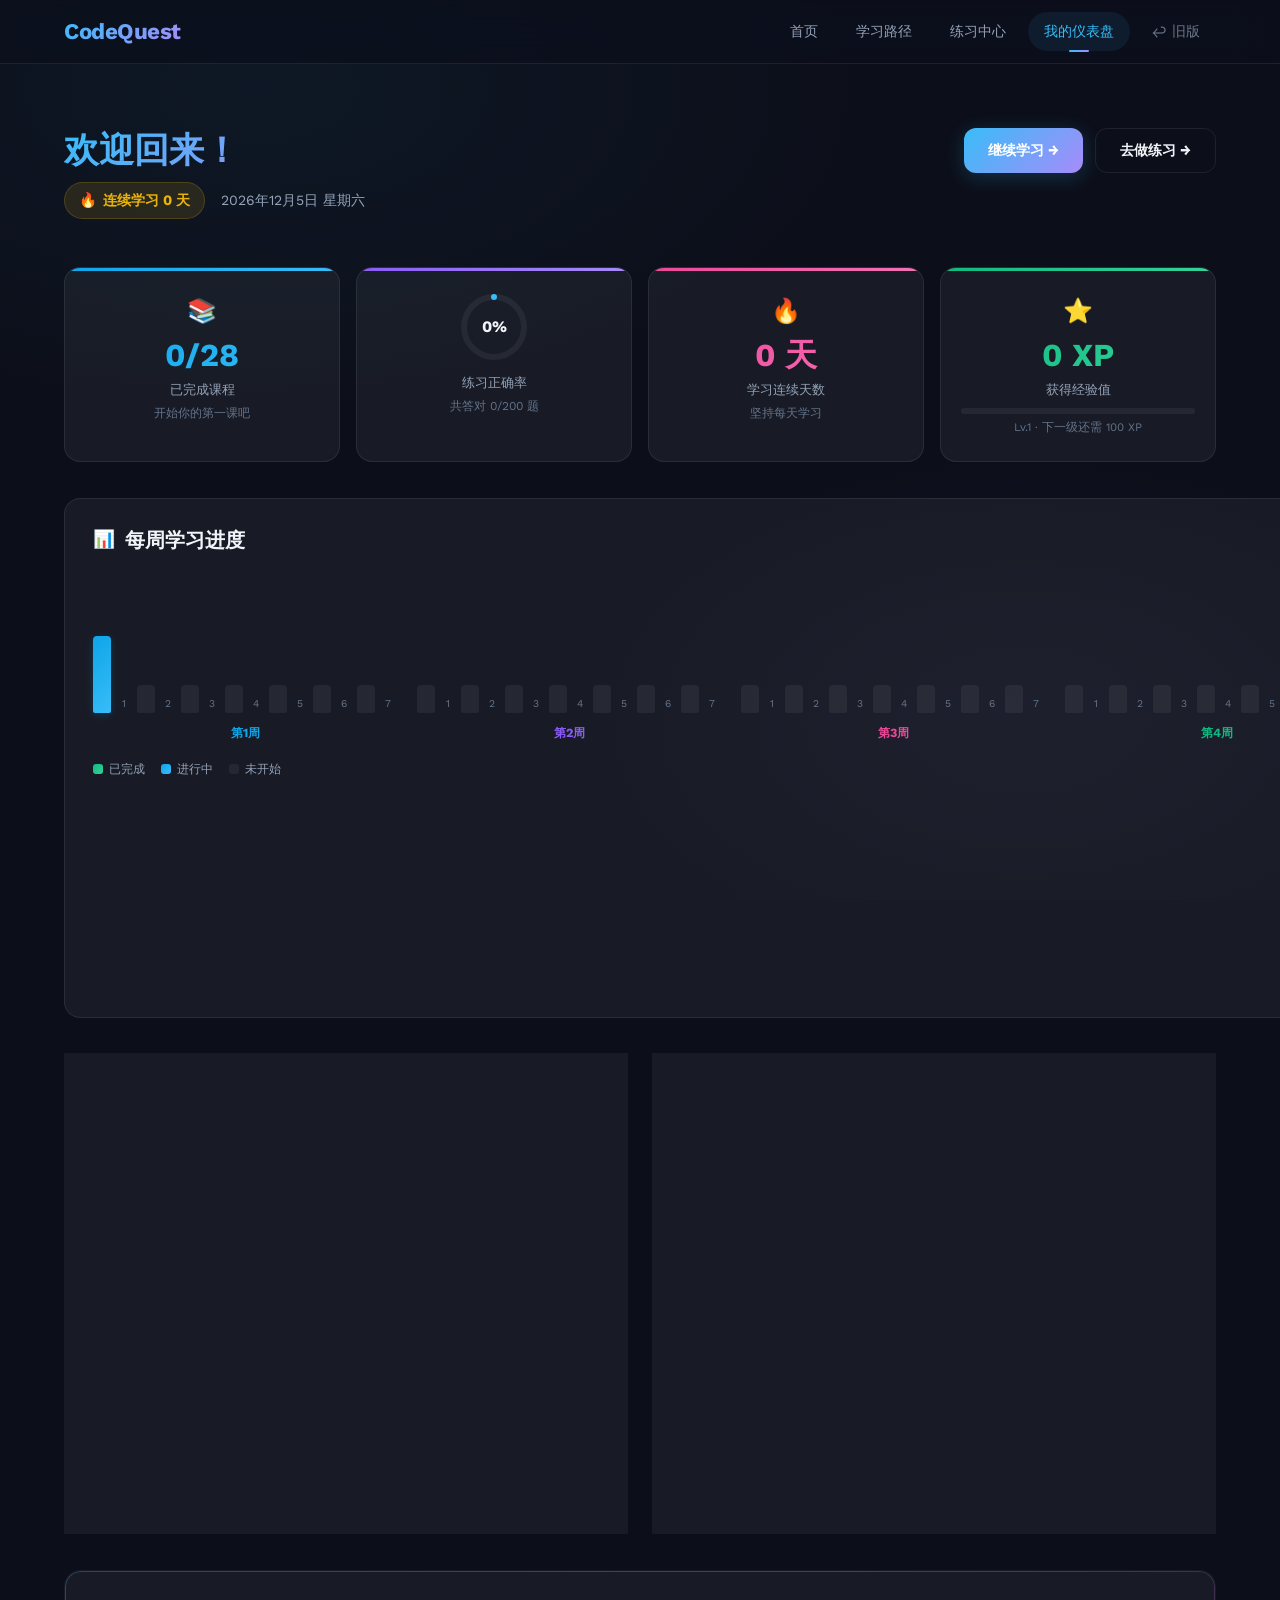
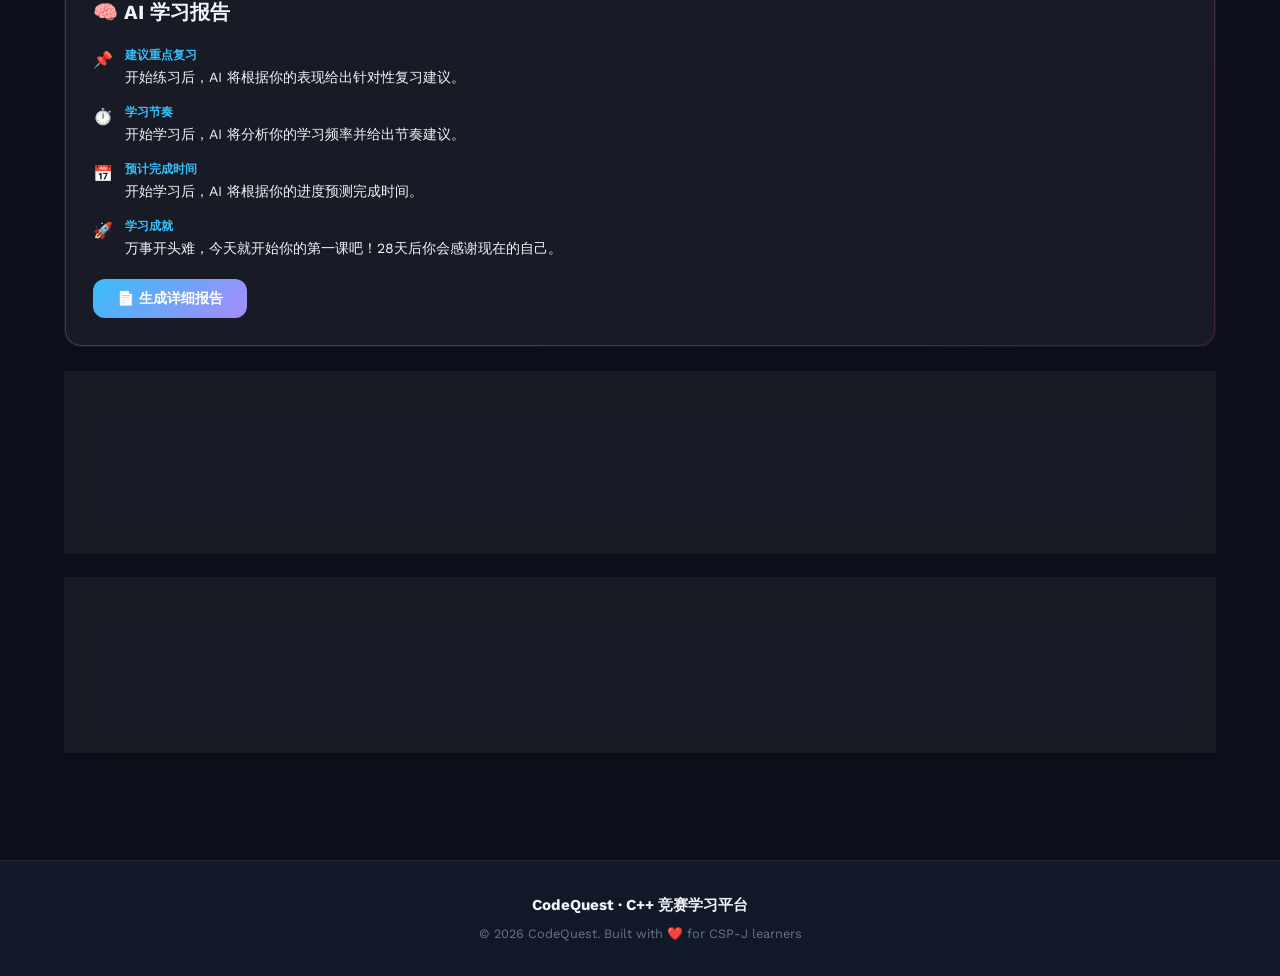
<file: codequest/cpp-olympiad-site/dashboard.html>
<!-- Generated by Trae Work -->
<!DOCTYPE html>
<html lang="zh-CN">
<head>
  <meta charset="UTF-8" />
  <meta name="viewport" content="width=device-width, initial-scale=1.0" />
  <title>CodeQuest · 我的仪表盘 | C++ 竞赛学习平台</title>
  <meta name="description" content="查看你的学习进度、练习表现和 AI 学习报告，掌握 C++ 竞赛编程学习动态。" />
  <link rel="stylesheet" href="./assets/common.css" />
  <style>
    /* ========== Design System Variables (page-level overrides) ========== */
    :root {
      --bg-primary: #0c0f1a;
      --bg-secondary: #111827;
      --glass-bg: rgba(255, 255, 255, 0.05);
      --glass-bg-hover: rgba(255, 255, 255, 0.06);
      --glass-border: rgba(255, 255, 255, 0.08);
      --glass-border-hover: rgba(255, 255, 255, 0.15);
      --glass-shadow: 0 8px 32px rgba(0, 0, 0, 0.3);
      --text-primary: #f1f5f9;
      --text-secondary: #94a3b8;
      --text-muted: #64748b;
      --gradient-main: linear-gradient(135deg, #38bdf8 0%, #a78bfa 100%);
      --gradient-blue: linear-gradient(135deg, #0ea5e9 0%, #38bdf8 100%);
      --gradient-purple: linear-gradient(135deg, #8b5cf6 0%, #a78bfa 100%);
      --gradient-pink: linear-gradient(135deg, #ec4899 0%, #f472b6 100%);
      --gradient-green: linear-gradient(135deg, #10b981 0%, #34d399 100%);
      --gradient-cta: linear-gradient(135deg, #38bdf8 0%, #8b5cf6 50%, #ec4899 100%);
      --color-blue: #0ea5e9;
      --color-purple: #8b5cf6;
      --color-pink: #ec4899;
      --color-green: #10b981;
      --color-yellow: #eab308;
      --color-red: #ef4444;
      --color-gray: #475569;
      --radius-sm: 8px;
      --radius-md: 12px;
      --radius-lg: 16px;
      --radius-xl: 24px;
      --radius-full: 9999px;
      --nav-height: 64px;
      --transition-fast: 0.15s ease;
      --transition-base: 0.3s ease;
      --transition-slow: 0.5s ease;
      --font-sans: 'WorkSans', -apple-system, BlinkMacSystemFont, 'Segoe UI', 'Noto Sans SC', sans-serif;
      --font-mono: 'GeistMono', 'Fira Code', 'Consolas', monospace;
      --max-width: 1200px;
    }

    /* ========== Font Faces ========== */
    @font-face {
      font-family: 'WorkSans';
      src: url('./_shared/fonts/WorkSans-Regular.ttf') format('truetype');
      font-weight: 400;
      font-style: normal;
      font-display: swap;
    }
    @font-face {
      font-family: 'WorkSans';
      src: url('./_shared/fonts/WorkSans-Bold.ttf') format('truetype');
      font-weight: 700;
      font-style: normal;
      font-display: swap;
    }
    @font-face {
      font-family: 'GeistMono';
      src: url('./_shared/fonts/GeistMono-Regular.ttf') format('truetype');
      font-weight: 400;
      font-style: normal;
      font-display: swap;
    }
    @font-face {
      font-family: 'GeistMono';
      src: url('./_shared/fonts/GeistMono-Bold.ttf') format('truetype');
      font-weight: 700;
      font-style: normal;
      font-display: swap;
    }

    /* ========== Reset (since common.css may conflict with index.html inline styles) ========== */
    *, *::before, *::after {
      margin: 0;
      padding: 0;
      box-sizing: border-box;
    }
    html { scroll-behavior: smooth; font-size: 16px; }
    body {
      font-family: var(--font-sans);
      background: var(--bg-primary);
      color: var(--text-primary);
      line-height: 1.6;
      overflow-x: hidden;
      -webkit-font-smoothing: antialiased;
      -moz-osx-font-smoothing: grayscale;
      background-image:
        radial-gradient(ellipse 80% 60% at 20% 10%, rgba(56, 189, 248, 0.05) 0%, transparent 60%),
        radial-gradient(ellipse 60% 50% at 80% 80%, rgba(167, 139, 250, 0.04) 0%, transparent 60%);
      background-attachment: fixed;
    }
    a { color: inherit; text-decoration: none; transition: color var(--transition-fast); }
    img { max-width: 100%; display: block; }
    ul, ol { list-style: none; }
    button, input, textarea, select {
      font-family: inherit; font-size: inherit; color: inherit;
      border: none; outline: none; background: none;
    }
    code, pre { font-family: var(--font-mono); }
    h1, h2, h3, h4, h5, h6 { font-family: var(--font-sans); font-weight: 700; line-height: 1.3; }

    /* ========== Utility ========== */
    .container {
      width: 100%;
      max-width: var(--max-width);
      margin: 0 auto;
      padding: 0 24px;
    }

    /* ========== Fade-in Animation ========== */
    .fade-in {
      animation: fadeIn 0.5s ease-out both;
    }
    @keyframes fadeIn {
      from { opacity: 0; transform: translateY(16px); }
      to { opacity: 1; transform: translateY(0); }
    }
    .fade-in-d1 { animation-delay: 0.06s; }
    .fade-in-d2 { animation-delay: 0.12s; }
    .fade-in-d3 { animation-delay: 0.18s; }
    .fade-in-d4 { animation-delay: 0.24s; }
    .fade-in-d5 { animation-delay: 0.30s; }
    .fade-in-d6 { animation-delay: 0.36s; }

    /* ========== 1. Navigation Bar ========== */
    .nav-bar {
      position: fixed;
      top: 0; left: 0; right: 0;
      height: var(--nav-height);
      background: rgba(12, 15, 26, 0.75);
      backdrop-filter: blur(20px) saturate(180%);
      -webkit-backdrop-filter: blur(20px) saturate(180%);
      border-bottom: 1px solid var(--glass-border);
      z-index: 1000;
      display: flex;
      align-items: center;
    }
    .nav-bar .container {
      display: flex;
      align-items: center;
      justify-content: space-between;
      width: 100%;
    }
    .nav-logo {
      font-size: 1.4rem;
      font-weight: 800;
      background: var(--gradient-main);
      -webkit-background-clip: text;
      -webkit-text-fill-color: transparent;
      background-clip: text;
      letter-spacing: -0.5px;
      user-select: none;
    }
    .nav-links {
      display: flex;
      align-items: center;
      gap: 6px;
      list-style: none;
    }
    .nav-links li a {
      display: inline-flex;
      align-items: center;
      padding: 8px 16px;
      font-size: 0.9rem;
      font-weight: 500;
      color: var(--text-secondary);
      border-radius: var(--radius-full);
      transition: all var(--transition-base);
      position: relative;
    }
    .nav-links li a:hover {
      color: var(--text-primary);
      background: rgba(255, 255, 255, 0.05);
    }
    .nav-link-old { color: #94a3b8 !important; font-size: 0.85em; opacity: 0.7; }
    .nav-link-old:hover { opacity: 1; color: #38bdf8 !important; }
    .nav-links li a.active {
      color: #38bdf8;
      background: rgba(56, 189, 248, 0.08);
    }
    .nav-links li a.active::after {
      content: '';
      position: absolute;
      bottom: -1px; left: 50%;
      transform: translateX(-50%);
      width: 20px; height: 2px;
      background: var(--gradient-main);
      border-radius: 2px;
    }
    .nav-hamburger {
      display: none;
      flex-direction: column;
      gap: 5px;
      cursor: pointer;
      padding: 4px;
      z-index: 1001;
    }
    .nav-hamburger span {
      display: block;
      width: 24px; height: 2px;
      background: var(--text-primary);
      border-radius: 2px;
      transition: all var(--transition-base);
    }
    .nav-hamburger.open span:nth-child(1) { transform: rotate(45deg) translate(5px, 5px); }
    .nav-hamburger.open span:nth-child(2) { opacity: 0; }
    .nav-hamburger.open span:nth-child(3) { transform: rotate(-45deg) translate(5px, -5px); }

    /* ========== Page Container ========== */
    .page-body {
      padding-top: calc(var(--nav-height) + 32px);
      padding-bottom: 60px;
      min-height: 100vh;
    }

    /* ========== Section Title ========== */
    .dash-section-title {
      font-size: 1.25rem;
      font-weight: 700;
      margin-bottom: 20px;
      display: flex;
      align-items: center;
      gap: 10px;
      color: var(--text-primary);
    }
    .dash-section-title .icon { font-size: 1.1rem; }

    /* ========== 2. Dashboard Header ========== */
    .dash-header {
      padding: 32px 0 28px;
    }
    .dash-header__top {
      display: flex;
      align-items: flex-start;
      justify-content: space-between;
      flex-wrap: wrap;
      gap: 16px;
      margin-bottom: 20px;
    }
    .dash-header__greeting {
      font-size: clamp(1.6rem, 3.5vw, 2.2rem);
      font-weight: 800;
      background: var(--gradient-main);
      -webkit-background-clip: text;
      -webkit-text-fill-color: transparent;
      background-clip: text;
      margin-bottom: 8px;
    }
    .dash-header__meta {
      display: flex;
      align-items: center;
      gap: 16px;
      flex-wrap: wrap;
    }
    .dash-header__streak {
      display: inline-flex;
      align-items: center;
      gap: 6px;
      padding: 6px 14px;
      background: rgba(234, 179, 8, 0.12);
      border: 1px solid rgba(234, 179, 8, 0.2);
      border-radius: var(--radius-full);
      font-size: 0.9rem;
      font-weight: 600;
      color: #eab308;
    }
    .dash-header__date {
      font-size: 0.88rem;
      color: var(--text-secondary);
    }
    .dash-header__actions {
      display: flex;
      gap: 12px;
      flex-wrap: wrap;
    }
    .btn-dash {
      display: inline-flex;
      align-items: center;
      gap: 8px;
      padding: 10px 24px;
      font-size: 0.9rem;
      font-weight: 600;
      font-family: var(--font-sans);
      border-radius: var(--radius-md);
      cursor: pointer;
      transition: all var(--transition-base);
      text-decoration: none;
      white-space: nowrap;
    }
    .btn-dash--primary {
      background: var(--gradient-main);
      color: #fff;
      box-shadow: 0 4px 20px rgba(56, 189, 248, 0.2);
    }
    .btn-dash--primary:hover {
      box-shadow: 0 6px 28px rgba(56, 189, 248, 0.35);
      transform: translateY(-1px);
      color: #fff;
    }
    .btn-dash--outline {
      background: transparent;
      color: var(--text-primary);
      border: 1px solid var(--glass-border);
    }
    .btn-dash--outline:hover {
      background: rgba(255, 255, 255, 0.05);
      border-color: var(--glass-border-hover);
      transform: translateY(-1px);
      color: var(--text-primary);
    }

    /* ========== 3. Overview Stats ========== */
    .overview-stats {
      margin-bottom: 36px;
    }
    .overview-stats__grid {
      display: grid;
      grid-template-columns: repeat(4, 1fr);
      gap: 16px;
    }
    .overview-stat {
      background: var(--glass-bg);
      backdrop-filter: blur(16px);
      -webkit-backdrop-filter: blur(16px);
      border: 1px solid var(--glass-border);
      border-radius: var(--radius-lg);
      padding: 24px 20px;
      text-align: center;
      transition: all var(--transition-base);
      position: relative;
      overflow: hidden;
    }
    .overview-stat::before {
      content: '';
      position: absolute;
      top: 0; left: 0; right: 0;
      height: 3px;
    }
    .overview-stat:nth-child(1)::before { background: var(--gradient-blue); }
    .overview-stat:nth-child(2)::before { background: var(--gradient-purple); }
    .overview-stat:nth-child(3)::before { background: var(--gradient-pink); }
    .overview-stat:nth-child(4)::before { background: var(--gradient-green); }
    .overview-stat:hover {
      background: var(--glass-bg-hover);
      transform: translateY(-3px);
      border-color: var(--glass-border-hover);
      box-shadow: var(--glass-shadow);
    }
    .overview-stat__icon {
      font-size: 1.5rem;
      margin-bottom: 8px;
      display: block;
    }
    .overview-stat__number {
      font-size: 2rem;
      font-weight: 800;
      line-height: 1.1;
      margin-bottom: 6px;
    }
    .overview-stat:nth-child(1) .overview-stat__number {
      background: var(--gradient-blue);
      -webkit-background-clip: text; -webkit-text-fill-color: transparent; background-clip: text;
    }
    .overview-stat:nth-child(2) .overview-stat__number {
      background: var(--gradient-purple);
      -webkit-background-clip: text; -webkit-text-fill-color: transparent; background-clip: text;
    }
    .overview-stat:nth-child(3) .overview-stat__number {
      background: var(--gradient-pink);
      -webkit-background-clip: text; -webkit-text-fill-color: transparent; background-clip: text;
    }
    .overview-stat:nth-child(4) .overview-stat__number {
      background: var(--gradient-green);
      -webkit-background-clip: text; -webkit-text-fill-color: transparent; background-clip: text;
    }
    .overview-stat__label {
      font-size: 0.82rem;
      color: var(--text-secondary);
      font-weight: 500;
    }
    .overview-stat__sub {
      font-size: 0.75rem;
      color: var(--text-muted);
      margin-top: 4px;
    }
    /* Circular progress for accuracy */
    .circular-progress {
      width: 70px; height: 70px;
      margin: 0 auto 10px;
      position: relative;
    }
    .circular-progress svg {
      transform: rotate(-90deg);
      width: 70px; height: 70px;
    }
    .circular-progress .track {
      fill: none;
      stroke: rgba(255, 255, 255, 0.06);
      stroke-width: 6;
    }
    .circular-progress .fill {
      fill: none;
      stroke: url(#grad-accuracy);
      stroke-width: 6;
      stroke-linecap: round;
      stroke-dasharray: 188.5;
      stroke-dashoffset: 188.5;
      transition: stroke-dashoffset 1s cubic-bezier(0.4, 0, 0.2, 1);
    }
    .circular-progress__text {
      position: absolute;
      top: 50%; left: 50%;
      transform: translate(-50%, -50%);
      font-size: 1rem;
      font-weight: 700;
    }
    /* XP progress bar */
    .xp-bar {
      width: 100%;
      height: 6px;
      background: rgba(255, 255, 255, 0.06);
      border-radius: 999px;
      overflow: hidden;
      margin-top: 8px;
    }
    .xp-bar__fill {
      height: 100%;
      background: var(--gradient-green);
      border-radius: 999px;
      transition: width 0.8s cubic-bezier(0.4, 0, 0.2, 1);
    }
    .xp-bar__label {
      font-size: 0.72rem;
      color: var(--text-muted);
      margin-top: 4px;
    }

    /* ========== Two-Column Layout ========== */
    .dash-layout {
      display: grid;
      grid-template-columns: 1fr 1fr;
      gap: 24px;
      margin-bottom: 36px;
    }
    .dash-layout--full {
      grid-template-columns: 1fr;
    }

    /* ========== Glass Card ========== */
    .dash-card {
      background: var(--glass-bg);
      backdrop-filter: blur(16px);
      -webkit-backdrop-filter: blur(16px);
      border: 1px solid var(--glass-border);
      border-radius: var(--radius-lg);
      padding: 28px;
      transition: all var(--transition-base);
    }
    .dash-card:hover {
      border-color: var(--glass-border-hover);
    }

    /* ========== 4. Weekly Progress Chart ========== */
    .weekly-chart__grid {
      display: flex;
      gap: 20px;
      margin-top: 4px;
    }
    .weekly-chart__week {
      flex: 1;
      display: flex;
      flex-direction: column;
      align-items: center;
      gap: 6px;
    }
    .weekly-chart__bars {
      display: flex;
      gap: 4px;
      align-items: flex-end;
      height: 140px;
      width: 100%;
      justify-content: center;
    }
    .weekly-chart__bar {
      width: 18px;
      border-radius: 4px 4px 2px 2px;
      transition: all 0.4s ease;
      position: relative;
      cursor: default;
    }
    .weekly-chart__bar--completed {
      background: var(--gradient-green);
      box-shadow: 0 2px 8px rgba(16, 185, 129, 0.2);
    }
    .weekly-chart__bar--in-progress {
      background: var(--gradient-blue);
      box-shadow: 0 2px 8px rgba(14, 165, 233, 0.2);
    }
    .weekly-chart__bar--not-started {
      background: rgba(255, 255, 255, 0.06);
    }
    .weekly-chart__bar:hover {
      transform: scaleY(1.05);
      transform-origin: bottom;
    }
    .weekly-chart__bar-tooltip {
      display: none;
      position: absolute;
      bottom: calc(100% + 6px);
      left: 50%;
      transform: translateX(-50%);
      padding: 4px 10px;
      background: rgba(0, 0, 0, 0.85);
      color: #fff;
      font-size: 0.72rem;
      border-radius: 6px;
      white-space: nowrap;
      pointer-events: none;
      z-index: 10;
    }
    .weekly-chart__bar:hover .weekly-chart__bar-tooltip {
      display: block;
    }
    .weekly-chart__day-label {
      font-size: 0.65rem;
      color: var(--text-muted);
      width: 18px;
      text-align: center;
    }
    .weekly-chart__week-label {
      font-size: 0.78rem;
      font-weight: 600;
      color: var(--text-secondary);
      margin-top: 4px;
    }
    .weekly-chart__week:nth-child(1) .weekly-chart__week-label { color: var(--color-blue); }
    .weekly-chart__week:nth-child(2) .weekly-chart__week-label { color: var(--color-purple); }
    .weekly-chart__week:nth-child(3) .weekly-chart__week-label { color: var(--color-pink); }
    .weekly-chart__week:nth-child(4) .weekly-chart__week-label { color: var(--color-green); }
    .weekly-chart__legend {
      display: flex;
      gap: 16px;
      margin-top: 16px;
      flex-wrap: wrap;
    }
    .weekly-chart__legend-item {
      display: flex;
      align-items: center;
      gap: 6px;
      font-size: 0.78rem;
      color: var(--text-secondary);
    }
    .weekly-chart__legend-dot {
      width: 10px; height: 10px;
      border-radius: 3px;
    }

    /* ========== 5. Knowledge Mastery Map ========== */
    .mastery-map__week-section {
      margin-bottom: 20px;
    }
    .mastery-map__week-section:last-child {
      margin-bottom: 0;
    }
    .mastery-map__week-header {
      display: flex;
      align-items: center;
      gap: 8px;
      margin-bottom: 12px;
      font-size: 0.88rem;
      font-weight: 700;
    }
    .mastery-map__week-header .week-dot {
      width: 8px; height: 8px;
      border-radius: 50%;
    }
    .mastery-map__week-header:nth-child(1) .week-dot { background: var(--color-blue); }
    .mastery-map__topics {
      display: grid;
      grid-template-columns: repeat(3, 1fr);
      gap: 10px;
    }
    .mastery-topic {
      background: rgba(255, 255, 255, 0.03);
      border: 1px solid rgba(255, 255, 255, 0.05);
      border-radius: var(--radius-md);
      padding: 12px 14px;
      transition: all var(--transition-base);
      cursor: pointer;
      text-decoration: none;
      display: block;
    }
    .mastery-topic:hover {
      background: rgba(255, 255, 255, 0.06);
      border-color: rgba(255, 255, 255, 0.12);
      transform: translateY(-1px);
    }
    .mastery-topic__header {
      display: flex;
      align-items: center;
      justify-content: space-between;
      margin-bottom: 8px;
    }
    .mastery-topic__name {
      font-size: 0.8rem;
      font-weight: 600;
      color: var(--text-primary);
    }
    .mastery-topic__icon {
      font-size: 0.82rem;
    }
    .mastery-topic__bar {
      width: 100%;
      height: 4px;
      background: rgba(255, 255, 255, 0.06);
      border-radius: 999px;
      overflow: hidden;
    }
    .mastery-topic__bar-fill {
      height: 100%;
      border-radius: 999px;
      transition: width 0.6s ease;
    }
    .mastery-topic__bar-fill--locked { background: var(--color-gray); }
    .mastery-topic__bar-fill--learning { background: var(--color-yellow); }
    .mastery-topic__bar-fill--mastered { background: var(--color-green); }
    .mastery-topic__pct {
      font-size: 0.68rem;
      color: var(--text-muted);
      margin-top: 4px;
      text-align: right;
    }

    /* ========== 6. Activity Timeline ========== */
    .activity-timeline__list {
      display: flex;
      flex-direction: column;
      gap: 0;
    }
    .activity-item {
      display: flex;
      gap: 14px;
      padding: 14px 0;
      border-bottom: 1px solid rgba(255, 255, 255, 0.04);
      align-items: flex-start;
    }
    .activity-item:last-child {
      border-bottom: none;
    }
    .activity-item__dot {
      width: 8px; height: 8px;
      border-radius: 50%;
      background: var(--color-blue);
      margin-top: 7px;
      flex-shrink: 0;
    }
    .activity-item__dot--quiz { background: var(--color-purple); }
    .activity-item__dot--note { background: var(--color-green); }
    .activity-item__dot--streak { background: var(--color-yellow); }
    .activity-item__content {
      flex: 1;
    }
    .activity-item__desc {
      font-size: 0.88rem;
      color: var(--text-primary);
      line-height: 1.5;
    }
    .activity-item__time {
      font-size: 0.74rem;
      color: var(--text-muted);
      margin-top: 2px;
    }
    .activity-empty {
      text-align: center;
      padding: 40px 20px;
      color: var(--text-muted);
      font-size: 0.92rem;
    }
    .activity-empty__icon {
      font-size: 2rem;
      margin-bottom: 10px;
      display: block;
      opacity: 0.5;
    }

    /* ========== 7. Quiz Performance ========== */
    .quiz-perf__difficulty {
      margin-bottom: 24px;
    }
    .quiz-perf__difficulty-title {
      font-size: 0.85rem;
      font-weight: 600;
      color: var(--text-secondary);
      margin-bottom: 12px;
    }
    .quiz-perf__diff-bar {
      display: flex;
      align-items: center;
      gap: 12px;
      margin-bottom: 10px;
    }
    .quiz-perf__diff-label {
      width: 48px;
      font-size: 0.8rem;
      font-weight: 600;
      color: var(--text-secondary);
      text-align: right;
      flex-shrink: 0;
    }
    .quiz-perf__diff-track {
      flex: 1;
      height: 10px;
      background: rgba(255, 255, 255, 0.06);
      border-radius: 999px;
      overflow: hidden;
    }
    .quiz-perf__diff-fill {
      height: 100%;
      border-radius: 999px;
      transition: width 0.8s ease;
    }
    .quiz-perf__diff-fill--basic { background: var(--gradient-green); }
    .quiz-perf__diff-fill--intermediate { background: var(--gradient-blue); }
    .quiz-perf__diff-fill--challenge { background: var(--gradient-pink); }
    .quiz-perf__diff-pct {
      width: 40px;
      font-size: 0.8rem;
      font-weight: 600;
      color: var(--text-secondary);
    }
    .quiz-perf__sections {
      display: grid;
      grid-template-columns: 1fr 1fr;
      gap: 16px;
    }
    .quiz-perf__section-title {
      font-size: 0.82rem;
      font-weight: 600;
      color: var(--text-secondary);
      margin-bottom: 10px;
      display: flex;
      align-items: center;
      gap: 6px;
    }
    .quiz-perf__topic-item {
      display: flex;
      align-items: center;
      justify-content: space-between;
      padding: 8px 12px;
      background: rgba(255, 255, 255, 0.02);
      border-radius: var(--radius-sm);
      margin-bottom: 6px;
      font-size: 0.82rem;
    }
    .quiz-perf__topic-item:last-child { margin-bottom: 0; }
    .quiz-perf__topic-name {
      color: var(--text-primary);
    }
    .quiz-perf__topic-pct {
      font-weight: 600;
    }
    .quiz-perf__topic-pct--low { color: var(--color-red); }
    .quiz-perf__topic-pct--high { color: var(--color-green); }
    .quiz-perf__empty {
      font-size: 0.82rem;
      color: var(--text-muted);
      padding: 12px 0;
    }

    /* ========== 8. AI Learning Report ========== */
    .ai-report {
      position: relative;
      background: var(--glass-bg);
      border: 1px solid transparent;
      border-radius: var(--radius-lg);
      padding: 28px;
      overflow: hidden;
    }
    .ai-report::before {
      content: '';
      position: absolute;
      inset: 0;
      border-radius: var(--radius-lg);
      padding: 1px;
      background: linear-gradient(135deg, rgba(56, 189, 248, 0.3), rgba(167, 139, 250, 0.3), rgba(236, 72, 153, 0.2));
      -webkit-mask: linear-gradient(#fff 0 0) content-box, linear-gradient(#fff 0 0);
      -webkit-mask-composite: xor;
      mask-composite: exclude;
      pointer-events: none;
    }
    .ai-report__title {
      font-size: 1.25rem;
      font-weight: 700;
      margin-bottom: 20px;
      display: flex;
      align-items: center;
      gap: 8px;
    }
    .ai-report__insights {
      display: flex;
      flex-direction: column;
      gap: 14px;
      margin-bottom: 20px;
    }
    .ai-report__insight {
      display: flex;
      gap: 12px;
      align-items: flex-start;
    }
    .ai-report__insight-icon {
      font-size: 1rem;
      margin-top: 2px;
      flex-shrink: 0;
    }
    .ai-report__insight-label {
      font-size: 0.78rem;
      font-weight: 600;
      color: var(--accent, #38bdf8);
      margin-bottom: 2px;
    }
    .ai-report__insight-text {
      font-size: 0.88rem;
      color: var(--text-primary);
      line-height: 1.5;
    }
    .ai-report__btn {
      display: inline-flex;
      align-items: center;
      gap: 8px;
      padding: 10px 24px;
      font-size: 0.88rem;
      font-weight: 600;
      font-family: var(--font-sans);
      color: #fff;
      background: var(--gradient-main);
      border: none;
      border-radius: var(--radius-md);
      cursor: pointer;
      transition: all var(--transition-base);
    }
    .ai-report__btn:hover {
      box-shadow: 0 4px 20px rgba(56, 189, 248, 0.3);
      transform: translateY(-1px);
    }

    /* ========== 9. Quick Review ========== */
    .quick-review__grid {
      display: grid;
      grid-template-columns: repeat(auto-fill, minmax(220px, 1fr));
      gap: 12px;
    }
    .review-card {
      background: rgba(255, 255, 255, 0.03);
      border: 1px solid rgba(255, 255, 255, 0.05);
      border-radius: var(--radius-md);
      padding: 16px;
      transition: all var(--transition-base);
      border-left: 3px solid transparent;
    }
    .review-card--urgent { border-left-color: var(--color-red); }
    .review-card--soon { border-left-color: var(--color-yellow); }
    .review-card--fresh { border-left-color: var(--color-green); }
    .review-card:hover {
      background: rgba(255, 255, 255, 0.06);
      transform: translateY(-1px);
    }
    .review-card__topic {
      font-size: 0.88rem;
      font-weight: 600;
      color: var(--text-primary);
      margin-bottom: 6px;
    }
    .review-card__info {
      font-size: 0.78rem;
      color: var(--text-secondary);
      margin-bottom: 12px;
      line-height: 1.4;
    }
    .review-card__btn {
      display: inline-flex;
      align-items: center;
      gap: 4px;
      padding: 6px 14px;
      font-size: 0.78rem;
      font-weight: 600;
      font-family: var(--font-sans);
      color: var(--color-blue);
      background: rgba(14, 165, 233, 0.1);
      border: 1px solid rgba(14, 165, 233, 0.2);
      border-radius: var(--radius-sm);
      cursor: pointer;
      transition: all var(--transition-base);
    }
    .review-card__btn:hover {
      background: rgba(14, 165, 233, 0.18);
      border-color: rgba(14, 165, 233, 0.4);
    }
    .review-empty {
      font-size: 0.88rem;
      color: var(--text-muted);
      text-align: center;
      padding: 24px 0;
    }

    /* ========== Footer ========== */
    .footer {
      padding: 32px 0;
      border-top: 1px solid var(--glass-border);
      text-align: center;
      margin-top: 48px;
    }
    .footer-brand {
      font-size: 0.95rem;
      font-weight: 600;
      margin-bottom: 6px;
      color: var(--text-primary);
    }
    .footer-copy {
      font-size: 0.8rem;
      color: var(--text-muted);
    }

    /* ========== Responsive ========== */
    @media (max-width: 1024px) {
      .dash-layout {
        grid-template-columns: 1fr;
      }
      .mastery-map__topics {
        grid-template-columns: repeat(3, 1fr);
      }
    }

    @media (max-width: 768px) {
      .nav-links {
        position: fixed;
        top: 0; right: -100%;
        width: 260px; height: 100vh;
        background: rgba(17, 24, 39, 0.95);
        backdrop-filter: blur(20px);
        -webkit-backdrop-filter: blur(20px);
        flex-direction: column;
        padding: calc(var(--nav-height) + 24px) 24px 24px;
        gap: 4px;
        transition: right var(--transition-base);
        border-left: 1px solid var(--glass-border);
      }
      .nav-links.open { right: 0; }
      .nav-hamburger { display: flex; }

      .page-body { padding-top: calc(var(--nav-height) + 20px); }
      .overview-stats__grid {
        grid-template-columns: repeat(2, 1fr);
        gap: 12px;
      }
      .overview-stat { padding: 18px 14px; }
      .overview-stat__number { font-size: 1.6rem; }
      .dash-card { padding: 20px; }
      .mastery-map__topics {
        grid-template-columns: repeat(2, 1fr);
      }
      .weekly-chart__bar { width: 14px; }
      .quiz-perf__sections {
        grid-template-columns: 1fr;
      }
      .dash-header__top {
        flex-direction: column;
      }
    }

    @media (max-width: 480px) {
      .overview-stats__grid {
        grid-template-columns: 1fr 1fr;
        gap: 10px;
      }
      .overview-stat__number { font-size: 1.4rem; }
      .overview-stat__icon { font-size: 1.2rem; }
      .dash-header__actions {
        width: 100%;
      }
      .btn-dash {
        flex: 1;
        justify-content: center;
        padding: 10px 16px;
        font-size: 0.85rem;
      }
      .mastery-map__topics {
        grid-template-columns: 1fr 1fr;
        gap: 8px;
      }
      .mastery-topic { padding: 10px 12px; }
      .weekly-chart__bar { width: 10px; }
      .weekly-chart__bars { height: 100px; }
      .quick-review__grid {
        grid-template-columns: 1fr;
      }
      .dash-card { padding: 16px; }
      .dash-section-title { font-size: 1.1rem; }
    }
  </style>
</head>
<body>

  <!-- SVG Defs for circular progress gradient -->
  <svg width="0" height="0" style="position:absolute">
    <defs>
      <linearGradient id="grad-accuracy" x1="0%" y1="0%" x2="100%" y2="0%">
        <stop offset="0%" stop-color="#8b5cf6" />
        <stop offset="100%" stop-color="#38bdf8" />
      </linearGradient>
    </defs>
  </svg>

  <!-- ==================== 1. Navigation Bar ==================== -->
  <nav class="nav-bar">
    <div class="container">
      <a href="index.html" class="nav-logo">CodeQuest</a>
      <ul class="nav-links" id="navLinks">
        <li><a href="index.html">首页</a></li>
        <li><a href="path.html">学习路径</a></li>
        <li><a href="practice.html">练习中心</a></li>
        <li><a href="dashboard.html" class="active">我的仪表盘</a></li>
        <li><a href="./old/index.html" class="nav-link-old">↩ 旧版</a></li>
      </ul>
      <div class="nav-hamburger" id="navHamburger" onclick="toggleNav()">
        <span></span><span></span><span></span>
      </div>
    </div>
  </nav>

  <!-- ==================== Main Content ==================== -->
  <main class="page-body">
    <div class="container">

      <!-- ==================== 2. Dashboard Header ==================== -->
      <section class="dash-header fade-in">
        <div class="dash-header__top">
          <div>
            <h1 class="dash-header__greeting">欢迎回来！</h1>
            <div class="dash-header__meta">
              <span class="dash-header__streak" id="streakBadge">
                <span>🔥</span>
                <span id="streakText">连续学习 0 天</span>
              </span>
              <span class="dash-header__date" id="todayDate"></span>
            </div>
          </div>
          <div class="dash-header__actions">
            <a href="path.html" class="btn-dash btn-dash--primary">继续学习 &rarr;</a>
            <a href="practice.html" class="btn-dash btn-dash--outline">去做练习 &rarr;</a>
          </div>
        </div>
      </section>

      <!-- ==================== 3. Overview Stats ==================== -->
      <section class="overview-stats fade-in fade-in-d1">
        <div class="overview-stats__grid" id="overviewGrid">
          <!-- Stat 1: Completed Courses -->
          <div class="overview-stat">
            <span class="overview-stat__icon">📚</span>
            <div class="overview-stat__number" id="statCourses">0/28</div>
            <div class="overview-stat__label">已完成课程</div>
            <div class="overview-stat__sub" id="statCoursesSub">开始你的第一课吧</div>
          </div>
          <!-- Stat 2: Quiz Accuracy (circular) -->
          <div class="overview-stat">
            <div class="circular-progress" id="accuracyCircle">
              <svg viewBox="0 0 70 70">
                <circle class="track" cx="35" cy="35" r="30" />
                <circle class="fill" id="accuracyFill" cx="35" cy="35" r="30" />
              </svg>
              <span class="circular-progress__text" id="accuracyText">0%</span>
            </div>
            <div class="overview-stat__label">练习正确率</div>
            <div class="overview-stat__sub" id="statAccuracySub">完成练习后显示</div>
          </div>
          <!-- Stat 3: Streak -->
          <div class="overview-stat">
            <span class="overview-stat__icon">🔥</span>
            <div class="overview-stat__number" id="statStreak">0 天</div>
            <div class="overview-stat__label">学习连续天数</div>
            <div class="overview-stat__sub" id="statStreakSub">坚持每天学习</div>
          </div>
          <!-- Stat 4: XP -->
          <div class="overview-stat">
            <span class="overview-stat__icon">⭐</span>
            <div class="overview-stat__number" id="statXP">0 XP</div>
            <div class="overview-stat__label">获得经验值</div>
            <div class="xp-bar"><div class="xp-bar__fill" id="xpBarFill" style="width:0%"></div></div>
            <div class="xp-bar__label" id="xpBarLabel">Lv.1 · 下一级 100 XP</div>
          </div>
        </div>
      </section>

      <!-- ==================== 4 & 5: Weekly Chart + Mastery Map (side by side) ==================== -->
      <div class="dash-layout fade-in fade-in-d2">
        <!-- Weekly Progress Chart -->
        <div class="dash-card">
          <h2 class="dash-section-title"><span class="icon">📊</span> 每周学习进度</h2>
          <div class="weekly-chart__grid" id="weeklyChart">
            <!-- JS renders -->
          </div>
          <div class="weekly-chart__legend">
            <div class="weekly-chart__legend-item">
              <span class="weekly-chart__legend-dot" style="background:var(--gradient-green)"></span>
              已完成
            </div>
            <div class="weekly-chart__legend-item">
              <span class="weekly-chart__legend-dot" style="background:var(--gradient-blue)"></span>
              进行中
            </div>
            <div class="weekly-chart__legend-item">
              <span class="weekly-chart__legend-dot" style="background:rgba(255,255,255,0.06)"></span>
              未开始
            </div>
          </div>
        </div>

        <!-- Knowledge Mastery Map -->
        <div class="dash-card" style="max-height:520px;overflow-y:auto;">
          <h2 class="dash-section-title"><span class="icon">🧠</span> 知识掌握图谱</h2>
          <div id="masteryMap">
            <!-- JS renders -->
          </div>
        </div>
      </div>

      <!-- ==================== 6 & 7: Activity Timeline + Quiz Performance ==================== -->
      <div class="dash-layout fade-in fade-in-d3">
        <!-- Activity Timeline -->
        <div class="dash-card" style="max-height:480px;overflow-y:auto;">
          <h2 class="dash-section-title"><span class="icon">📋</span> 学习动态</h2>
          <div id="activityTimeline">
            <!-- JS renders -->
          </div>
        </div>

        <!-- Quiz Performance -->
        <div class="dash-card">
          <h2 class="dash-section-title"><span class="icon">🎯</span> 练习表现</h2>
          <div id="quizPerformance">
            <!-- JS renders -->
          </div>
        </div>
      </div>

      <!-- ==================== 8. AI Learning Report ==================== -->
      <section class="ai-report fade-in fade-in-d4" style="margin-bottom:24px;">
        <h2 class="ai-report__title">🧠 AI 学习报告</h2>
        <div class="ai-report__insights" id="aiInsights">
          <!-- JS renders -->
        </div>
        <button class="ai-report__btn" id="generateReportBtn">
          📄 生成详细报告
        </button>
      </section>

      <!-- ==================== 9. Data Manager ==================== -->
      <section class="dash-card fade-in fade-in-d5" style="margin-bottom:24px;">
        <h2 class="dash-section-title"><span class="icon">💾</span> 数据管理</h2>
        <p style="color:var(--text-secondary);font-size:0.85rem;margin:0 0 16px;line-height:1.6;">
          备份你的学习记录到文件，换浏览器或清理数据后可一键恢复。建议定期备份，避免记录丢失。
        </p>
        <div style="display:flex;gap:12px;flex-wrap:wrap;align-items:center;">
          <button class="ai-report__btn" id="exportDataBtn" style="background:var(--gradient-main);">
            ⬇️ 导出备份
          </button>
          <button class="ai-report__btn" id="importDataBtn" style="background:transparent;border:1px solid var(--glass-border);">
            ⬆️ 导入备份
          </button>
          <input type="file" id="importFileInput" accept=".json" style="display:none;">
          <span id="dataStatus" style="color:var(--text-secondary);font-size:0.8rem;"></span>
        </div>
      </section>

      <!-- ==================== 10. Quick Review ==================== -->
      <section class="dash-card fade-in fade-in-d5">
        <h2 class="dash-section-title"><span class="icon">🔄</span> 快速复习</h2>
        <div id="quickReview">
          <!-- JS renders -->
        </div>
      </section>

    </div>
  </main>

  <!-- ==================== Footer ==================== -->
  <footer class="footer">
    <div class="container">
      <p class="footer-brand">CodeQuest &middot; C++ 竞赛学习平台</p>
      <p class="footer-copy">&copy; 2026 CodeQuest. Built with &#10084;&#65039; for CSP-J learners</p>
    </div>
  </footer>

  <!-- ==================== 10. Script ==================== -->
  <script>
  (function() {
    'use strict';

    /* ---------- Mobile Nav ---------- */
    window.toggleNav = function() {
      document.getElementById('navLinks').classList.toggle('open');
      document.getElementById('navHamburger').classList.toggle('open');
    };
    document.querySelectorAll('.nav-links a').forEach(function(a) {
      a.addEventListener('click', function() {
        document.getElementById('navLinks').classList.remove('open');
        document.getElementById('navHamburger').classList.remove('open');
      });
    });

    /* ---------- Helpers ---------- */
    function getItem(key) {
      try { var v = localStorage.getItem(key); return v !== null ? v : null; } catch(e) { return null; }
    }
    function getBool(key) { return getItem(key) === 'true'; }
    function getJSON(key) {
      try { var v = localStorage.getItem(key); return v ? JSON.parse(v) : null; } catch(e) { return null; }
    }
    function setItem(key, val) { try { localStorage.setItem(key, val); } catch(e) {} }
    function daysBetween(d1, d2) {
      var t1 = new Date(d1).setHours(0,0,0,0);
      var t2 = new Date(d2).setHours(0,0,0,0);
      return Math.round((t2 - t1) / 86400000);
    }
    function formatDate(date) {
      var y = date.getFullYear(), m = date.getMonth()+1, d = date.getDate();
      var weekDays = ['日','一','二','三','四','五','六'];
      return y + '年' + m + '月' + d + '日 星期' + weekDays[date.getDay()];
    }
    function relativeTime(ts) {
      var diff = Date.now() - ts;
      if (diff < 60000) return '刚刚';
      if (diff < 3600000) return Math.floor(diff/60000) + ' 分钟前';
      if (diff < 86400000) return Math.floor(diff/3600000) + ' 小时前';
      return Math.floor(diff/86400000) + ' 天前';
    }

    /* ---------- Knowledge Base Data ---------- */
    var TOTAL_DAYS = 28;
    var TOPICS = [
      { week: 1, name: '环境搭建', day: 1, category: '语法基础' },
      { week: 1, name: '变量类型', day: 2, category: '语法基础' },
      { week: 1, name: '输入输出', day: 3, category: '语法基础' },
      { week: 1, name: '运算符', day: 4, category: '语法基础' },
      { week: 1, name: '格式化', day: 5, category: '语法基础' },
      { week: 1, name: '顺序结构', day: 6, category: '语法基础' },
      { week: 1, name: 'Week1复盘', day: 7, category: '语法基础' },
      { week: 2, name: 'if/else', day: 8, category: '流程控制' },
      { week: 2, name: 'switch', day: 9, category: '流程控制' },
      { week: 2, name: 'for循环', day: 10, category: '流程控制' },
      { week: 2, name: 'while循环', day: 11, category: '流程控制' },
      { week: 2, name: '数组', day: 12, category: '流程控制' },
      { week: 2, name: '字符串', day: 13, category: '流程控制' },
      { week: 2, name: 'Week2复盘', day: 14, category: '流程控制' },
      { week: 3, name: '函数', day: 15, category: '函数与递归' },
      { week: 3, name: '递归入门', day: 16, category: '函数与递归' },
      { week: 3, name: '递归进阶', day: 17, category: '函数与递归' },
      { week: 3, name: '冒泡排序', day: 18, category: '函数与递归' },
      { week: 3, name: '选择排序', day: 19, category: '函数与递归' },
      { week: 3, name: '递推', day: 20, category: '函数与递归' },
      { week: 3, name: 'Week3复盘', day: 21, category: '函数与递归' },
      { week: 4, name: '结构体', day: 22, category: '数据结构' },
      { week: 4, name: '栈', day: 23, category: '数据结构' },
      { week: 4, name: '队列', day: 24, category: '数据结构' },
      { week: 4, name: '搜索入门', day: 25, category: '数据结构' },
      { week: 4, name: '综合模拟', day: 26, category: '数据结构' },
      { week: 4, name: '真题初赛', day: 27, category: '综合模拟' },
      { week: 4, name: '真题复赛', day: 28, category: '综合模拟' }
    ];
    var WEEK_COLORS = { 1: '--w1', 2: '--w2', 3: '--w3', 4: '--w4' };
    var WEEK_HEX = { 1: '#0ea5e9', 2: '#8b5cf6', 3: '#ec4899', 4: '#10b981' };
    var WEEK_NAMES = { 1: '第1周', 2: '第2周', 3: '第3周', 4: '第4周' };
    var WEEK_THEMES = { 1: '语法基础', 2: '流程控制', 3: '函数与算法', 4: '数据结构' };

    /* ---------- Collect Data from localStorage ---------- */
    var today = new Date();
    var todayStr = today.toISOString().slice(0, 10);

    // Check-in data
    var checkedDays = {};
    for (var i = 1; i <= TOTAL_DAYS; i++) {
      if (getBool('day-' + i + '-checked')) {
        var ts = getItem('day-' + i + '-checked-time');
        checkedDays[i] = ts ? parseInt(ts) : Date.now();
      }
    }

    // Quiz data
    var quizResults = {};
    var quizTopicMap = {};
    for (var q = 1; q <= 200; q++) {
      var correct = getBool('practice-Q' + q + '-correct');
      if (correct !== null) {
        quizResults[q] = correct;
        // Map question to topic/day
        var qTopic = getItem('practice-Q' + q + '-topic');
        var qDiff = getItem('practice-Q' + q + '-difficulty');
        if (qTopic) {
          if (!quizTopicMap[qTopic]) quizTopicMap[qTopic] = { total: 0, correct: 0, difficulty: qDiff || 'basic' };
          quizTopicMap[qTopic].total++;
          if (correct) quizTopicMap[qTopic].correct++;
        }
      }
    }

    // Topic accuracies (shared across sections)
    var topicAccuracies = [];
    for (var tk in quizTopicMap) {
      var t = quizTopicMap[tk];
      if (t.total > 0) {
        topicAccuracies.push({ name: tk, pct: Math.round((t.correct / t.total) * 100), total: t.total });
      }
    }
    topicAccuracies.sort(function(a, b) { return a.pct - b.pct; });

    // Notes data
    var notesDays = [];
    for (var n = 1; n <= TOTAL_DAYS; n++) {
      if (getItem('course-notes-day-' + n)) {
        notesDays.push(n);
      }
    }

    // XP
    var totalXP = parseInt(getItem('xp-total')) || 0;

    // Activity log
    var activityLog = getJSON('activity-log') || [];

    // Review data
    var reviewData = getJSON('review-data') || {};

    /* ---------- Calculate Stats ---------- */
    // Completed courses
    var completedCourses = Object.keys(checkedDays).length;

    // Streak calculation
    function calcStreak() {
      if (Object.keys(checkedDays).length === 0) return 0;
      // Get sorted list of unique check-in dates (by day number, then today)
      var dayNums = Object.keys(checkedDays).map(Number).sort(function(a,b){return a-b;});
      // Simple: count consecutive days ending today or yesterday
      var streak = 0;
      var checkDate = new Date(today);
      for (var d = 0; d < TOTAL_DAYS + 10; d++) {
        var dStr = checkDate.toISOString().slice(0, 10);
        var found = false;
        for (var k in checkedDays) {
          var kDate = new Date(checkedDays[k]).toISOString().slice(0, 10);
          if (kDate === dStr) { found = true; break; }
        }
        if (found) {
          streak++;
          checkDate.setDate(checkDate.getDate() - 1);
        } else {
          // If checking today and not checked yet, try yesterday
          if (d === 0) {
            checkDate.setDate(checkDate.getDate() - 1);
            continue;
          }
          break;
        }
      }
      return streak;
    }
    var streak = calcStreak();

    // Quiz accuracy
    var quizTotal = Object.keys(quizResults).length;
    var quizCorrect = 0;
    for (var qk in quizResults) { if (quizResults[qk]) quizCorrect++; }
    var accuracy = quizTotal > 0 ? Math.round((quizCorrect / quizTotal) * 100) : 0;

    // Difficulty accuracy
    var diffStats = { basic: {t:0,c:0}, intermediate: {t:0,c:0}, challenge: {t:0,c:0} };
    for (var qi = 1; qi <= 200; qi++) {
      var c = getBool('practice-Q' + qi + '-correct');
      if (c !== null) {
        var diff = getItem('practice-Q' + qi + '-difficulty') || 'basic';
        if (diffStats[diff]) {
          diffStats[diff].t++;
          if (c) diffStats[diff].c++;
        }
      }
    }

    /* ---------- Calculate topic mastery ---------- */
    function getTopicMastery(topic) {
      var day = topic.day;
      var checked = getBool('day-' + day + '-checked');
      var notes = !!getItem('course-notes-day-' + day);
      // Count quiz questions for this topic's category
      var topicQuizzes = 0, topicCorrect = 0;
      for (var q = 1; q <= 200; q++) {
        var qt = getItem('practice-Q' + q + '-topic');
        if (qt === topic.category) {
          var qc = getBool('practice-Q' + q + '-correct');
          if (qc !== null) {
            topicQuizzes++;
            if (qc) topicCorrect++;
          }
        }
      }
      if (!checked && topicQuizzes === 0) return { level: 0, status: 'locked' };
      var base = 0;
      if (checked) base += 30;
      if (notes) base += 20;
      if (topicQuizzes > 0) {
        base += Math.round((topicCorrect / topicQuizzes) * 50);
      }
      base = Math.min(100, base);
      var status = base >= 60 ? 'mastered' : (base > 0 ? 'learning' : 'locked');
      return { level: base, status: status };
    }

    /* ---------- Render: Header ---------- */
    document.getElementById('streakText').textContent = '连续学习 ' + streak + ' 天';
    document.getElementById('todayDate').textContent = formatDate(today);

    /* ---------- Render: Overview Stats ---------- */
    document.getElementById('statCourses').textContent = completedCourses + '/' + TOTAL_DAYS;
    document.getElementById('statCoursesSub').textContent =
      completedCourses === 0 ? '开始你的第一课吧' :
      completedCourses < TOTAL_DAYS ? '继续加油，完成所有课程' : '恭喜，全部完成！';

    // Circular accuracy
    var circumference = 2 * Math.PI * 30; // r=30
    var accuracyOffset = circumference - (circumference * accuracy / 100);
    setTimeout(function() {
      document.getElementById('accuracyFill').style.strokeDashoffset = accuracyOffset;
    }, 200);
    document.getElementById('accuracyText').textContent = accuracy + '%';
    document.getElementById('statAccuracySub').textContent =
      quizTotal === 0 ? '完成练习后显示' : '共答对 ' + quizCorrect + '/' + quizTotal + ' 题';

    document.getElementById('statStreak').textContent = streak + ' 天';
    document.getElementById('statStreakSub').textContent =
      streak === 0 ? '坚持每天学习' :
      streak < 7 ? '不错的开始，保持下去' :
      streak < 30 ? '太棒了，坚持超过一周！' : '学习达人，令人敬佩！';

    // XP
    document.getElementById('statXP').textContent = totalXP + ' XP';
    var level = Math.floor(totalXP / 100) + 1;
    var xpInLevel = totalXP % 100;
    document.getElementById('xpBarFill').style.width = xpInLevel + '%';
    document.getElementById('xpBarLabel').textContent = 'Lv.' + level + ' · 下一级还需 ' + (100 - xpInLevel) + ' XP';

    /* ---------- Render: Weekly Chart ---------- */
    (function() {
      var container = document.getElementById('weeklyChart');
      var html = '';
      for (var w = 1; w <= 4; w++) {
        html += '<div class="weekly-chart__week">';
        html += '<div class="weekly-chart__bars">';
        var weekTopics = TOPICS.filter(function(t) { return t.week === w; });
        // Show 7 bars (6 topics + 1 quiz day)
        var daysInWeek = 7;
        for (var d = 1; d <= daysInWeek; d++) {
          var globalDay = (w - 1) * 7 + d;
          var isChecked = getBool('day-' + globalDay + '-checked');
          var hasQuiz = false;
          for (var qq = 1; qq <= 200; qq++) {
            if (getItem('practice-Q' + qq + '-day') === String(globalDay)) {
              hasQuiz = true;
              break;
            }
          }
          var status, tooltip;
          if (isChecked) {
            status = 'completed';
            tooltip = 'Day ' + globalDay + ' 已完成';
          } else if (globalDay === 1 || getBool('day-' + (globalDay - 1) + '-checked')) {
            status = 'in-progress';
            tooltip = 'Day ' + globalDay + ' 进行中';
          } else {
            status = 'not-started';
            tooltip = 'Day ' + globalDay + ' 未开始';
          }
          var height = status === 'completed' ? 100 : (status === 'in-progress' ? 55 : 20);
          html += '<div class="weekly-chart__bar weekly-chart__bar--' + status + '" style="height:' + height + '%">';
          html += '<span class="weekly-chart__bar-tooltip">' + tooltip + '</span>';
          html += '</div>';
          html += '<span class="weekly-chart__day-label">' + d + '</span>';
        }
        html += '</div>';
        html += '<span class="weekly-chart__week-label">' + WEEK_NAMES[w] + '</span>';
        html += '</div>';
      }
      container.innerHTML = html;
    })();

    /* ---------- Render: Mastery Map ---------- */
    (function() {
      var container = document.getElementById('masteryMap');
      var html = '';
      for (var w = 1; w <= 4; w++) {
        var weekTopics = TOPICS.filter(function(t) { return t.week === w; });
        html += '<div class="mastery-map__week-section">';
        html += '<div class="mastery-map__week-header">';
        html += '<span class="week-dot" style="background:' + WEEK_HEX[w] + '"></span>';
        html += '<span style="color:' + WEEK_HEX[w] + '">' + WEEK_NAMES[w] + ' · ' + WEEK_THEMES[w] + '</span>';
        html += '</div>';
        html += '<div class="mastery-map__topics">';
        weekTopics.forEach(function(topic) {
          var m = getTopicMastery(topic);
          var icon, barClass;
          if (m.status === 'locked') { icon = '🔒'; barClass = 'locked'; }
          else if (m.status === 'learning') { icon = '📖'; barClass = 'learning'; }
          else { icon = '✅'; barClass = 'mastered'; }
          html += '<a class="mastery-topic" href="path.html#week-' + w + '" title="前往课程">';
          html += '<div class="mastery-topic__header">';
          html += '<span class="mastery-topic__name">' + topic.name + '</span>';
          html += '<span class="mastery-topic__icon">' + icon + '</span>';
          html += '</div>';
          html += '<div class="mastery-topic__bar">';
          html += '<div class="mastery-topic__bar-fill mastery-topic__bar-fill--' + barClass + '" style="width:' + m.level + '%"></div>';
          html += '</div>';
          html += '<div class="mastery-topic__pct">' + m.level + '%</div>';
          html += '</a>';
        });
        html += '</div></div>';
      }
      container.innerHTML = html;
    })();

    /* ---------- Build Activity Log if empty ---------- */
    (function() {
      if (activityLog.length > 0) return;
      // Generate from existing data
      var log = [];
      for (var d = 1; d <= TOTAL_DAYS; d++) {
        if (getBool('day-' + d + '-checked')) {
          var ts = parseInt(getItem('day-' + d + '-checked-time')) || Date.now();
          var topic = TOPICS.find(function(t) { return t.day === d; });
          log.push({
            type: 'checkin',
            desc: '完成了 Day ' + d + (topic ? ' · ' + topic.name : '') + ' 的学习',
            time: ts
          });
        }
      }
      for (var q = 1; q <= 200; q++) {
        var corr = getBool('practice-Q' + q + '-correct');
        if (corr !== null) {
          var qts = parseInt(getItem('practice-Q' + q + '-time')) || Date.now();
          var qtopic = getItem('practice-Q' + q + '-topic') || '练习';
          log.push({
            type: 'quiz',
            desc: (corr ? '答对了' : '答错了') + ' ' + qtopic + ' 的题目',
            time: qts
          });
        }
      }
      notesDays.forEach(function(nd) {
        var nts = parseInt(getItem('course-notes-day-' + nd + '-time')) || Date.now();
        var ntopic = TOPICS.find(function(t) { return t.day === nd; });
        log.push({
          type: 'note',
          desc: '记录了 Day ' + nd + (ntopic ? ' · ' + ntopic.name : '') + ' 的笔记',
          time: nts
        });
      });
      // Sort by time descending
      log.sort(function(a, b) { return b.time - a.time; });
      activityLog = log.slice(0, 20);
      setItem('activity-log', JSON.stringify(activityLog));
    })();

    /* ---------- Render: Activity Timeline ---------- */
    (function() {
      var container = document.getElementById('activityTimeline');
      if (activityLog.length === 0) {
        container.innerHTML = '<div class="activity-empty"><span class="activity-empty__icon">📝</span>还没有学习记录，开始你的第一课吧！</div>';
        return;
      }
      var items = activityLog.slice(0, 7);
      var html = '<div class="activity-timeline__list">';
      items.forEach(function(item) {
        var dotClass = 'activity-item__dot';
        if (item.type === 'quiz') dotClass += ' activity-item__dot--quiz';
        else if (item.type === 'note') dotClass += ' activity-item__dot--note';
        else if (item.type === 'streak') dotClass += ' activity-item__dot--streak';
        html += '<div class="activity-item">';
        html += '<span class="' + dotClass + '"></span>';
        html += '<div class="activity-item__content">';
        html += '<div class="activity-item__desc">' + item.desc + '</div>';
        html += '<div class="activity-item__time">' + relativeTime(item.time) + '</div>';
        html += '</div></div>';
      });
      html += '</div>';
      container.innerHTML = html;
    })();

    /* ---------- Render: Quiz Performance ---------- */
    (function() {
      var container = document.getElementById('quizPerformance');
      if (quizTotal === 0) {
        container.innerHTML = '<div class="quiz-perf__empty">还没有练习记录，去做几道题吧！<br><a href="practice.html" style="color:var(--color-blue);margin-top:8px;display:inline-block;">前往练习中心 &rarr;</a></div>';
        return;
      }
      var html = '';

      // Difficulty distribution
      html += '<div class="quiz-perf__difficulty">';
      html += '<div class="quiz-perf__difficulty-title">难度分布</div>';
      var diffs = [
        { key: 'basic', label: '基础', fillClass: 'basic' },
        { key: 'intermediate', label: '进阶', fillClass: 'intermediate' },
        { key: 'challenge', label: '挑战', fillClass: 'challenge' }
      ];
      diffs.forEach(function(d) {
        var pct = diffStats[d.key].t > 0 ? Math.round((diffStats[d.key].c / diffStats[d.key].t) * 100) : 0;
        html += '<div class="quiz-perf__diff-bar">';
        html += '<span class="quiz-perf__diff-label">' + d.label + '</span>';
        html += '<div class="quiz-perf__diff-track"><div class="quiz-perf__diff-fill quiz-perf__diff-fill--' + d.fillClass + '" style="width:' + pct + '%"></div></div>';
        html += '<span class="quiz-perf__diff-pct">' + pct + '%</span>';
        html += '</div>';
      });
      html += '</div>';

      // Weakest & strongest topics (topicAccuracies is defined in outer scope)

      html += '<div class="quiz-perf__sections">';

      // Weakest
      html += '<div>';
      html += '<div class="quiz-perf__section-title">⚠️ 最需要复习</div>';
      var weak = topicAccuracies.filter(function(t) { return t.pct < 70; }).slice(0, 4);
      if (weak.length === 0) {
        html += '<div class="quiz-perf__empty">暂无数据</div>';
      } else {
        weak.forEach(function(t) {
          html += '<div class="quiz-perf__topic-item">';
          html += '<span class="quiz-perf__topic-name">' + t.name + '</span>';
          html += '<span class="quiz-perf__topic-pct quiz-perf__topic-pct--low">' + t.pct + '%</span>';
          html += '</div>';
        });
      }
      html += '</div>';

      // Strongest
      html += '<div>';
      html += '<div class="quiz-perf__section-title">🏆 最强项</div>';
      var strong = topicAccuracies.slice().sort(function(a,b){return b.pct-a.pct;}).slice(0, 4);
      if (strong.length === 0) {
        html += '<div class="quiz-perf__empty">暂无数据</div>';
      } else {
        strong.forEach(function(t) {
          html += '<div class="quiz-perf__topic-item">';
          html += '<span class="quiz-perf__topic-name">' + t.name + '</span>';
          html += '<span class="quiz-perf__topic-pct quiz-perf__topic-pct--high">' + t.pct + '%</span>';
          html += '</div>';
        });
      }
      html += '</div>';

      html += '</div>';
      container.innerHTML = html;
    })();

    /* ---------- Render: AI Learning Report ---------- */
    (function() {
      var container = document.getElementById('aiInsights');
      var insights = [];

      // Insight 1: Review suggestion
      if (topicAccuracies && topicAccuracies.length > 0) {
        var sorted = topicAccuracies.slice().sort(function(a,b){return a.pct-b.pct;});
        var weakest = sorted[0];
        insights.push({
          icon: '📌',
          label: '建议重点复习',
          text: weakest.pct < 60
            ? '「' + weakest.name + '」正确率仅 ' + weakest.pct + '%，建议重新学习相关概念并多做练习。'
            : '「' + weakest.name + '」正确率为 ' + weakest.pct + '%，是最薄弱的环节，建议针对性复习。'
        });
      } else {
        insights.push({ icon: '📌', label: '建议重点复习', text: '开始练习后，AI 将根据你的表现给出针对性复习建议。' });
      }

      // Insight 2: Learning pace
      if (completedCourses > 0) {
        var checkDates = [];
        for (var ck in checkedDays) {
          checkDates.push(new Date(checkedDays[ck]).toISOString().slice(0, 10));
        }
        var uniqueDates = [];
        checkDates.forEach(function(d) { if (uniqueDates.indexOf(d) === -1) uniqueDates.push(d); });
        var avgPerWeek = uniqueDates.length > 1 ? (uniqueDates.length / Math.max(1, Math.ceil(daysBetween(uniqueDates[0], today) / 7))) : uniqueDates.length;
        var paceText;
        if (avgPerWeek >= 7) paceText = '你每周学习约 ' + Math.round(avgPerWeek) + ' 天，学习节奏非常紧凑，注意劳逸结合。';
        else if (avgPerWeek >= 4) paceText = '你每周学习约 ' + Math.round(avgPerWeek) + ' 天，节奏很好，保持这个频率可以如期完成课程。';
        else if (avgPerWeek >= 1) paceText = '你每周学习约 ' + Math.round(avgPerWeek) + ' 天，建议适当增加学习频率以加快进度。';
        else paceText = '目前学习频率较低，建议每天至少花 30 分钟学习。';
        insights.push({ icon: '⏱️', label: '学习节奏', text: paceText });
      } else {
        insights.push({ icon: '⏱️', label: '学习节奏', text: '开始学习后，AI 将分析你的学习频率并给出节奏建议。' });
      }

      // Insight 3: Estimated completion
      if (completedCourses > 0) {
        var remaining = TOTAL_DAYS - completedCourses;
        var estDays;
        if (streak > 0) {
          estDays = Math.ceil(remaining / (streak > 0 ? 1 : 0.5));
        } else {
          estDays = remaining * 2;
        }
        var estDate = new Date(today);
        estDate.setDate(estDate.getDate() + estDays);
        insights.push({
          icon: '📅',
          label: '预计完成时间',
          text: '以当前进度，预计还需 ' + estDays + ' 天完成全部课程，约在 ' + (estDate.getMonth()+1) + '月' + estDate.getDate() + '日左右。' + (remaining <= 5 ? ' 加油，胜利在望！' : '')
        });
      } else {
        insights.push({ icon: '📅', label: '预计完成时间', text: '开始学习后，AI 将根据你的进度预测完成时间。' });
      }

      // Insight 4: Motivation
      if (streak >= 7) {
        insights.push({ icon: '🔥', label: '学习成就', text: '连续学习 ' + streak + ' 天，你正在建立强大的学习习惯！研究表明坚持 21 天可以养成习惯。' });
      } else if (streak >= 3) {
        insights.push({ icon: '🔥', label: '学习成就', text: '已连续学习 ' + streak + ' 天，继续保持！距离 7 天连续学习只差 ' + (7 - streak) + ' 天。' });
      } else if (completedCourses > 0) {
        insights.push({ icon: '💪', label: '学习成就', text: '好的开始是成功的一半！坚持每天学习，你会发现进步很快。' });
      } else {
        insights.push({ icon: '🚀', label: '学习成就', text: '万事开头难，今天就开始你的第一课吧！28天后你会感谢现在的自己。' });
      }

      var html = '';
      insights.forEach(function(ins) {
        html += '<div class="ai-report__insight">';
        html += '<span class="ai-report__insight-icon">' + ins.icon + '</span>';
        html += '<div>';
        html += '<div class="ai-report__insight-label">' + ins.label + '</div>';
        html += '<div class="ai-report__insight-text">' + ins.text + '</div>';
        html += '</div></div>';
      });
      container.innerHTML = html;
    })();

    /* ---------- Render: Quick Review ---------- */
    (function() {
      var container = document.getElementById('quickReview');
      var reviewItems = [];

      // Generate review suggestions based on mastery and time
      TOPICS.forEach(function(topic) {
        var m = getTopicMastery(topic);
        if (m.status === 'locked') return;

        var lastStudy = 0;
        // Check when the topic was last studied
        for (var d = topic.day; d <= TOTAL_DAYS; d++) {
          if (getBool('day-' + d + '-checked')) {
            var t = parseInt(getItem('day-' + d + '-checked-time'));
            if (t > lastStudy) lastStudy = t;
          }
        }
        // Also check quiz times
        for (var q = 1; q <= 200; q++) {
          var qt = getItem('practice-Q' + q + '-topic');
          if (qt === topic.name && getBool('practice-Q' + q + '-correct') !== null) {
            var qtime = parseInt(getItem('practice-Q' + q + '-time'));
            if (qtime && qtime > lastStudy) lastStudy = qtime;
          }
        }

        if (lastStudy === 0) return;

        var daysSince = Math.floor((Date.now() - lastStudy) / 86400000);
        // Ebbinghaus: review at 1, 2, 4, 7, 15 days
        var urgency;
        if (daysSince > 7) urgency = 'urgent';
        else if (daysSince >= 3) urgency = 'soon';
        else if (daysSince >= 1) urgency = 'fresh';
        else return; // Just studied today

        reviewItems.push({
          topic: topic.name,
          daysSince: daysSince,
          urgency: urgency,
          week: topic.week,
          mastery: m
        });
      });

      // Sort by urgency
      var urgOrder = { urgent: 0, soon: 1, fresh: 2 };
      reviewItems.sort(function(a, b) { return urgOrder[a.urgency] - urgOrder[b.urgency]; });
      reviewItems = reviewItems.slice(0, 5);

      if (reviewItems.length === 0) {
        container.innerHTML = '<div class="review-empty">暂无需要复习的内容。开始学习后，系统会根据艾宾浩斯遗忘曲线提醒你复习。</div>';
        return;
      }

      var html = '<div class="quick-review__grid">';
      reviewItems.forEach(function(item) {
        var cardClass = 'review-card review-card--' + item.urgency;
        var urgencyText;
        if (item.urgency === 'urgent') urgencyText = '距离上次复习已 ' + item.daysSince + ' 天，<strong style="color:var(--color-red)">急需复习</strong>';
        else if (item.urgency === 'soon') urgencyText = '距离上次复习 ' + item.daysSince + ' 天，建议尽快复习';
        else urgencyText = '距离上次复习 ' + item.daysSince + ' 天，趁热复习效果更好';

        html += '<div class="' + cardClass + '">';
        html += '<div class="review-card__topic">' + item.topic + '</div>';
        html += '<div class="review-card__info">' + urgencyText + '</div>';
        html += '<a href="path.html#week-' + item.week + '" class="review-card__btn">📖 复习</a>';
        html += '</div>';
      });
      html += '</div>';
      container.innerHTML = html;
    })();

    /* ---------- Animate stats on load ---------- */
    function animateNumber(el, target, suffix, duration) {
      var start = 0;
      var startTime = null;
      function step(ts) {
        if (!startTime) startTime = ts;
        var progress = Math.min((ts - startTime) / duration, 1);
        var eased = 1 - Math.pow(1 - progress, 3);
        var current = Math.round(start + (target - start) * eased);
        el.textContent = current + suffix;
        if (progress < 1) requestAnimationFrame(step);
      }
      requestAnimationFrame(step);
    }

    // Animate XP number
    animateNumber(document.getElementById('statXP'), totalXP, ' XP', 800);

    /* ---------- Generate Detailed Report ---------- */
    var reportBtn = document.getElementById('generateReportBtn');
    if (reportBtn) {
      reportBtn.addEventListener('click', function() {
        reportBtn.textContent = '⏳ 正在生成...';
        reportBtn.disabled = true;

        var report = 'CodeQuest 学习报告\n';
        report += '生成时间：' + new Date().toLocaleString('zh-CN') + '\n';
        report += '========================================\n\n';

        report += '【学习进度】\n';
        report += '- 完成课程：' + completedCourses + ' / ' + TOTAL_DAYS + ' 天\n';
        report += '- 连续学习：' + streak + ' 天\n';
        report += '- 总经验值：' + totalXP + ' XP\n\n';

        report += '【练习表现】\n';
        report += '- 已做题目：' + quizTotal + ' / 24 题\n';
        report += '- 正确题目：' + quizCorrect + ' 题\n';
        report += '- 正确率：' + (quizTotal > 0 ? Math.round(quizCorrect / quizTotal * 100) : 0) + '%\n\n';

        if (topicAccuracies && topicAccuracies.length > 0) {
          report += '【各主题正确率】\n';
          topicAccuracies.forEach(function(t) {
            report += '- ' + t.name + '：' + t.pct + '% (' + t.correct + '/' + t.total + ')\n';
          });
          report += '\n';
        }

        report += '【难度分布】\n';
        var diffLabels = { basic: '基础', intermediate: '进阶', challenge: '挑战' };
        var diffKeys = ['basic', 'intermediate', 'challenge'];
        diffKeys.forEach(function(k) {
          var d = diffStats[k];
          if (d && d.t > 0) {
            report += '- ' + diffLabels[k] + '：' + d.c + '/' + d.t + ' 正确 (' + Math.round(d.c / d.t * 100) + '%)\n';
          }
        });
        report += '\n';

        report += '【知识点掌握度】\n';
        TOPICS.forEach(function(topic) {
          var m = getTopicMastery(topic);
          if (m.status !== 'locked') {
            report += '- Day ' + topic.day + ' ' + topic.name + '：' + m.level + '% (' + (m.status === 'mastered' ? '已掌握' : '学习中') + ')\n';
          }
        });
        report += '\n';

        report += '【建议】\n';
        if (completedCourses === 0) {
          report += '- 还没有开始学习，建议从 Day 1 开始\n';
        } else {
          var weakestTopic = null;
          var weakestPct = 100;
          topicAccuracies.forEach(function(t) {
            if (t.pct < weakestPct) { weakestPct = t.pct; weakestTopic = t; }
          });
          if (weakestTopic && weakestPct < 60) {
            report += '- 重点复习「' + weakestTopic.name + '」，正确率仅 ' + weakestPct + '%\n';
          }
          if (streak === 0) {
            report += '- 连续学习中断了，建议重新建立学习习惯\n';
          }
          var remaining = TOTAL_DAYS - completedCourses;
          if (remaining > 0) {
            report += '- 还剩 ' + remaining + ' 天课程，按当前进度约需 ' + Math.ceil(remaining / Math.max(1, streak)) + ' 天完成\n';
          } else {
            report += '- 恭喜完成全部课程！可以尝试更高难度的练习题\n';
          }
        }

        report += '\n========================================\n';
        report += 'CodeQuest · C++ 竞赛学习平台\n';

        var overlay = document.createElement('div');
        overlay.style.cssText = 'position:fixed;top:0;left:0;right:0;bottom:0;background:rgba(0,0,0,0.7);z-index:9999;display:flex;align-items:center;justify-content:center;padding:20px;';
        var modal = document.createElement('div');
        modal.style.cssText = 'background:#111827;border:1px solid rgba(255,255,255,0.08);border-radius:16px;padding:32px;max-width:600px;width:100%;max-height:80vh;overflow-y:auto;box-shadow:0 24px 48px rgba(0,0,0,0.4);';
        var titleEl = document.createElement('h2');
        titleEl.style.cssText = 'color:#f1f5f9;font-size:1.3rem;margin-bottom:16px;';
        titleEl.textContent = '📄 学习报告';
        var preEl = document.createElement('pre');
        preEl.style.cssText = 'white-space:pre-wrap;word-wrap:break-word;font-family:monospace;font-size:0.85rem;color:#94a3b8;line-height:1.8;margin-bottom:20px;';
        preEl.textContent = report;
        var closeBtn = document.createElement('button');
        closeBtn.textContent = '关闭';
        closeBtn.style.cssText = 'padding:10px 24px;background:linear-gradient(135deg,#38bdf8,#a78bfa);color:#fff;border:none;border-radius:8px;cursor:pointer;font-size:0.9rem;font-weight:600;';
        closeBtn.onclick = function() { document.body.removeChild(overlay); };
        modal.appendChild(titleEl);
        modal.appendChild(preEl);
        modal.appendChild(closeBtn);
        overlay.appendChild(modal);
        overlay.onclick = function(e) { if (e.target === overlay) document.body.removeChild(overlay); };
        document.body.appendChild(overlay);

        reportBtn.textContent = '📄 生成详细报告';
        reportBtn.disabled = false;
      });
    }

    /* ---------- Data Backup & Restore ---------- */
    // Collect all CodeQuest-related localStorage keys
    function collectData() {
      var backup = {};
      // Keys with known prefixes
      var prefixes = ['day-', 'course-day-', 'course-notes-day-', 'practice-Q', 'practice-streak', 'xp-total', 'activity-log', 'review-data'];
      for (var i = 0; i < localStorage.length; i++) {
        var key = localStorage.key(i);
        var match = false;
        for (var p = 0; p < prefixes.length; p++) {
          if (key.indexOf(prefixes[p]) === 0) { match = true; break; }
        }
        if (match) backup[key] = localStorage.getItem(key);
      }
      return backup;
    }

    function showStatus(msg, isError) {
      var el = document.getElementById('dataStatus');
      el.textContent = msg;
      el.style.color = isError ? '#ef4444' : '#10b981';
      setTimeout(function() { el.textContent = ''; }, 4000);
    }

    var exportBtn = document.getElementById('exportDataBtn');
    if (exportBtn) {
      exportBtn.addEventListener('click', function() {
        var data = collectData();
        var keyCount = Object.keys(data).length;
        if (keyCount === 0) {
          showStatus('⚠️ 没有可备份的数据', true);
          return;
        }
        var exportObj = {
          app: 'CodeQuest',
          version: '1.0',
          exportedAt: new Date().toISOString(),
          keyCount: keyCount,
          data: data
        };
        var json = JSON.stringify(exportObj, null, 2);
        var blob = new Blob([json], { type: 'application/json' });
        var url = URL.createObjectURL(blob);
        var a = document.createElement('a');
        var d = new Date();
        var ts = d.getFullYear() + pad2(d.getMonth()+1) + pad2(d.getDate()) + '_' + pad2(d.getHours()) + pad2(d.getMinutes());
        a.href = url;
        a.download = 'codequest-backup-' + ts + '.json';
        document.body.appendChild(a);
        a.click();
        document.body.removeChild(a);
        URL.revokeObjectURL(url);
        showStatus('✅ 已导出 ' + keyCount + ' 条记录', false);
      });
    }

    function pad2(n) { return n < 10 ? '0' + n : '' + n; }

    var importBtn = document.getElementById('importDataBtn');
    var fileInput = document.getElementById('importFileInput');
    if (importBtn && fileInput) {
      importBtn.addEventListener('click', function() {
        fileInput.click();
      });
      fileInput.addEventListener('change', function(e) {
        var file = e.target.files[0];
        if (!file) return;
        var reader = new FileReader();
        reader.onload = function(ev) {
          try {
            var parsed = JSON.parse(ev.target.result);
            var dataObj = parsed.data || parsed; // support both wrapped and raw
            var keys = Object.keys(dataObj);
            var imported = 0;
            keys.forEach(function(k) {
              // Only restore our known prefixes to avoid polluting storage
              var prefixes = ['day-', 'course-day-', 'course-notes-day-', 'practice-Q', 'practice-streak', 'xp-total', 'activity-log', 'review-data'];
              for (var p = 0; p < prefixes.length; p++) {
                if (k.indexOf(prefixes[p]) === 0) {
                  localStorage.setItem(k, dataObj[k]);
                  imported++;
                  break;
                }
              }
            });
            showStatus('✅ 已恢复 ' + imported + ' 条记录，正在刷新...', false);
            setTimeout(function() { location.reload(); }, 1500);
          } catch (err) {
            showStatus('❌ 文件格式错误，无法导入', true);
          }
        };
        reader.onerror = function() {
          showStatus('❌ 读取文件失败', true);
        };
        reader.readAsText(file);
        // Reset input so same file can be re-selected
        fileInput.value = '';
      });
    }

  })();
  </script>

</body>
</html>
</file>
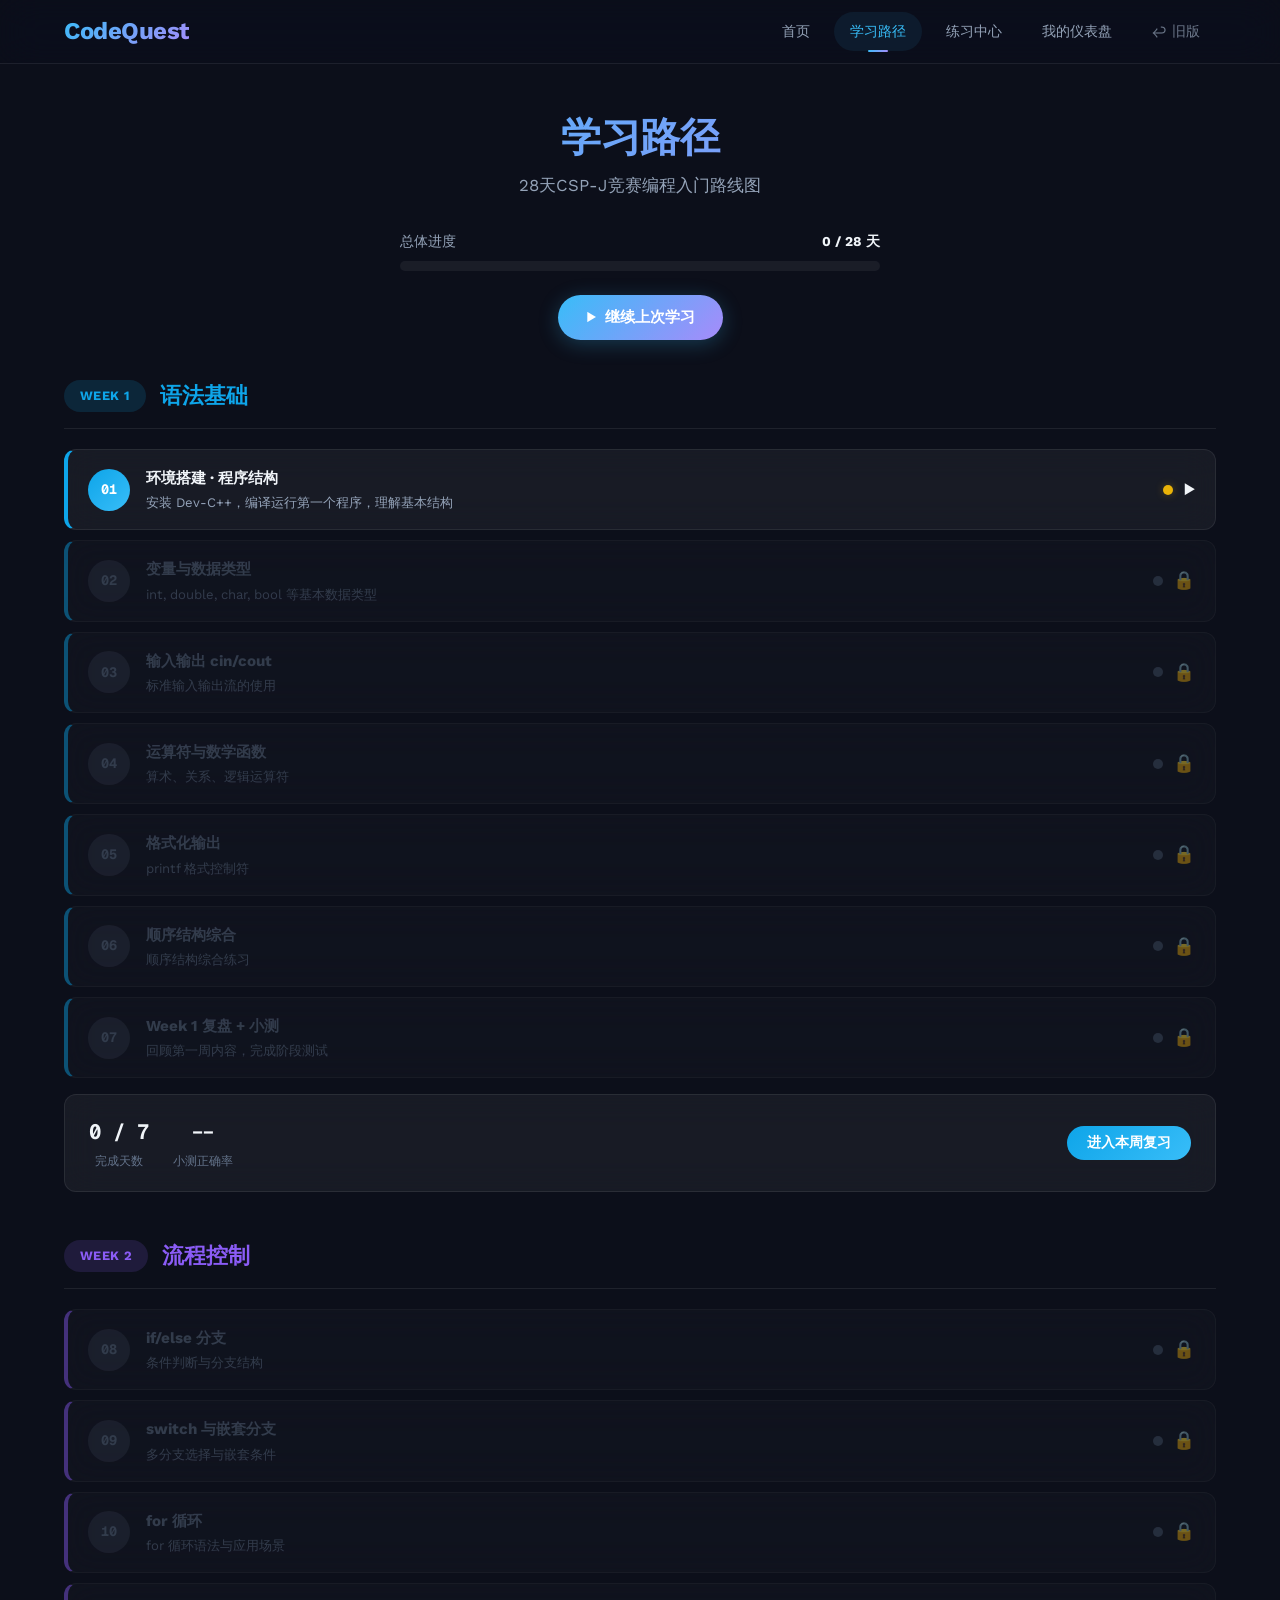
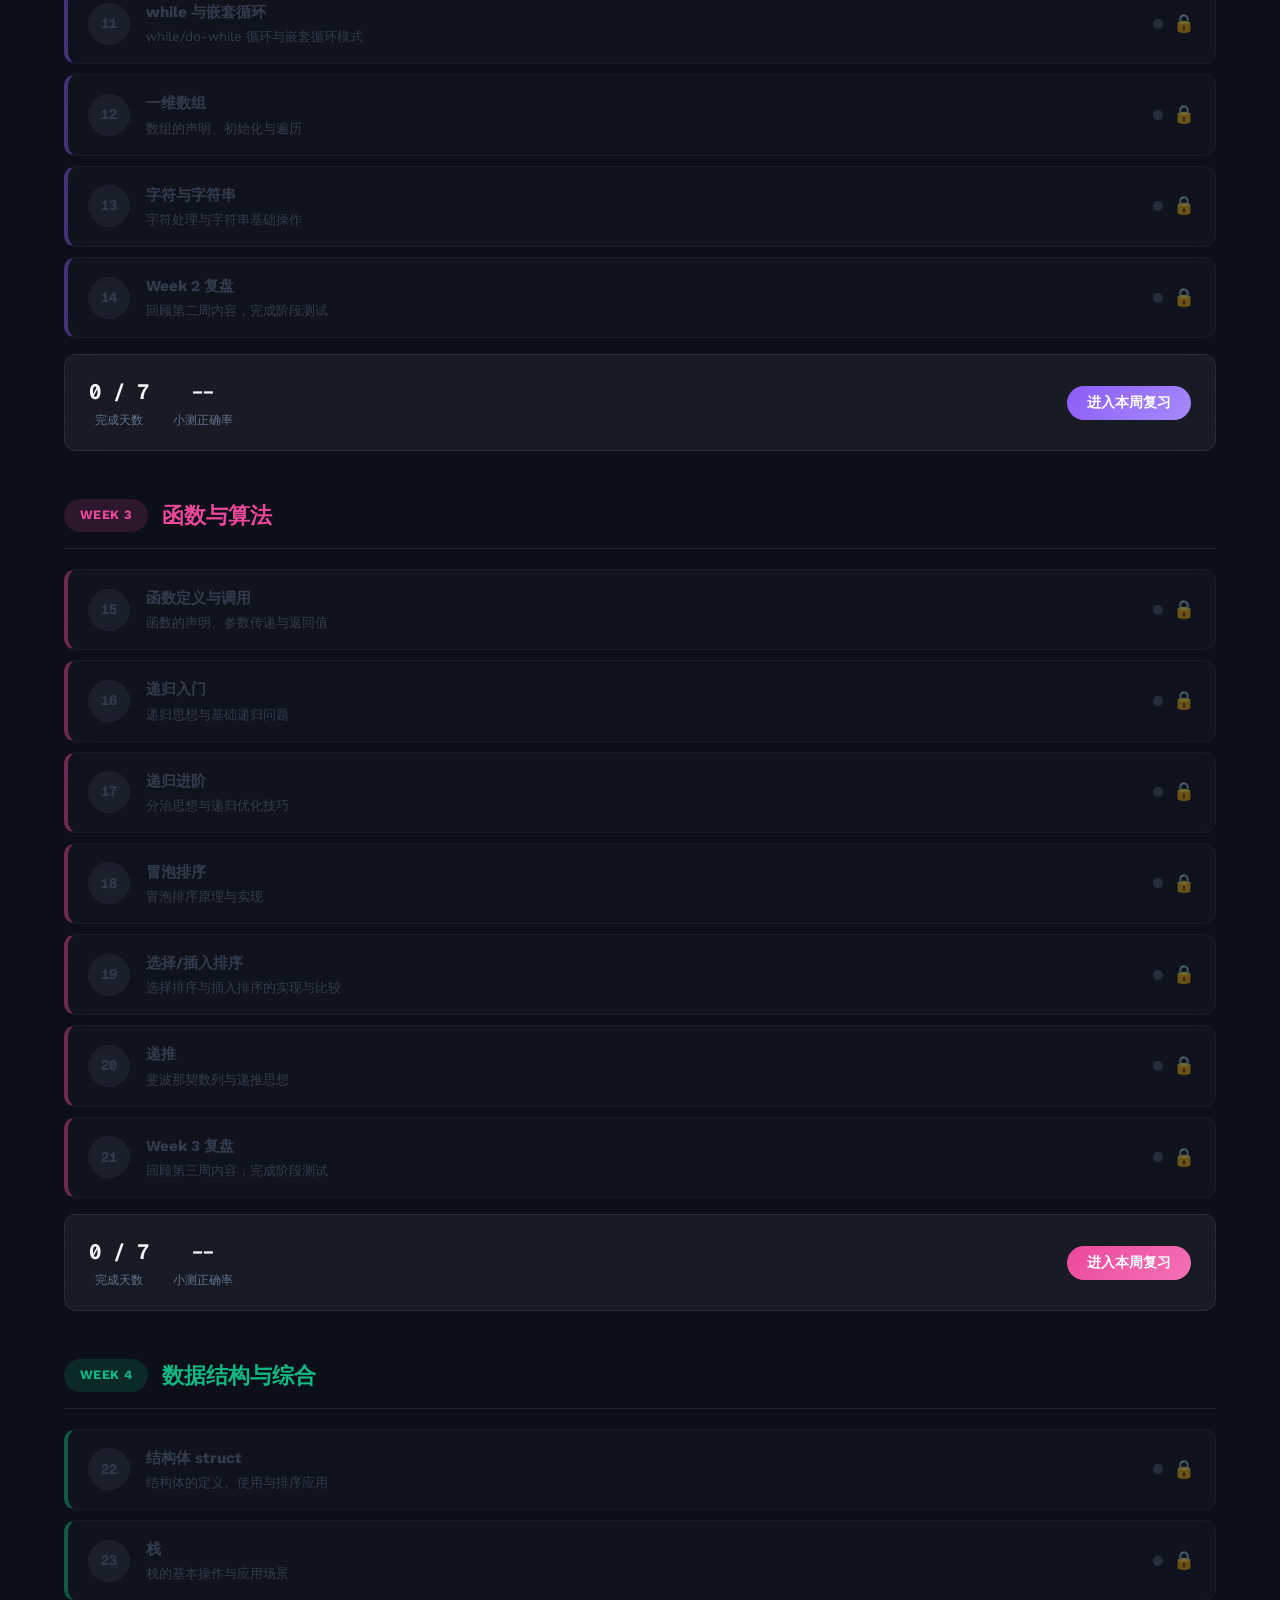
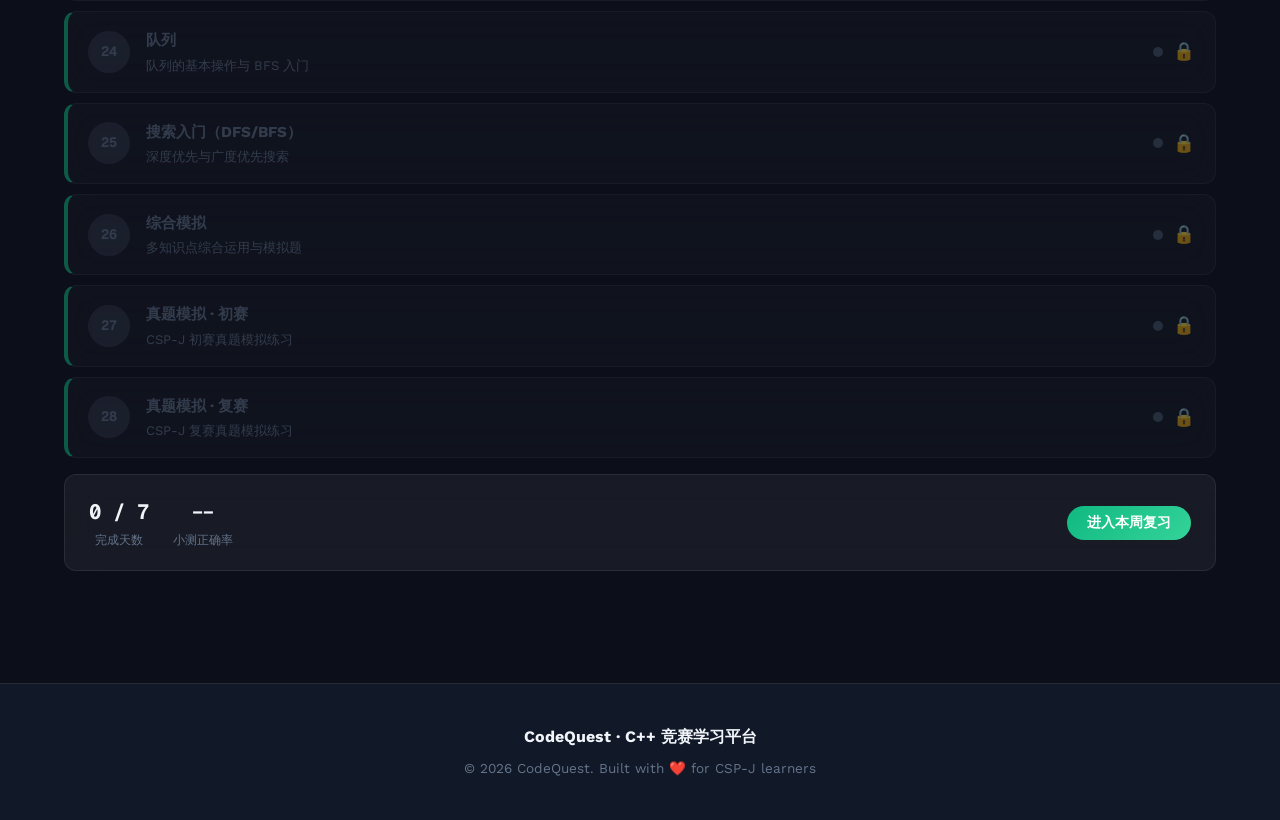
<file: codequest/cpp-olympiad-site/path.html>
<!-- Generated by Trae Work -->
<!DOCTYPE html>
<html lang="zh-CN">
<head>
  <meta charset="UTF-8" />
  <meta name="viewport" content="width=device-width, initial-scale=1.0" />
  <title>学习路径 · CodeQuest | 28天CSP-J竞赛编程路线图</title>
  <meta name="description" content="28天CSP-J竞赛编程入门路线图，涵盖语法基础、流程控制、函数算法、数据结构四大模块，每天一个知识点。" />
  <link rel="stylesheet" href="./assets/common.css" />
  <style>
    /* ========== Design System Variables ========== */
    :root {
      --bg-primary: #0c0f1a;
      --bg-secondary: #111827;
      --bg-card: rgba(255, 255, 255, 0.03);
      --bg-card-hover: rgba(255, 255, 255, 0.06);
      --glass-bg: rgba(255, 255, 255, 0.05);
      --glass-border: rgba(255, 255, 255, 0.08);
      --glass-shadow: 0 8px 32px rgba(0, 0, 0, 0.3);
      --text-primary: #f1f5f9;
      --text-secondary: #94a3b8;
      --text-muted: #64748b;
      --gradient-main: linear-gradient(135deg, #38bdf8 0%, #a78bfa 100%);
      --gradient-main-hover: linear-gradient(135deg, #7dd3fc 0%, #c4b5fd 100%);
      --gradient-blue: linear-gradient(135deg, #0ea5e9 0%, #38bdf8 100%);
      --gradient-purple: linear-gradient(135deg, #8b5cf6 0%, #a78bfa 100%);
      --gradient-pink: linear-gradient(135deg, #ec4899 0%, #f472b6 100%);
      --gradient-green: linear-gradient(135deg, #10b981 0%, #34d399 100%);
      --color-blue: #0ea5e9;
      --color-purple: #8b5cf6;
      --color-pink: #ec4899;
      --color-green: #10b981;
      --radius-sm: 8px;
      --radius-md: 12px;
      --radius-lg: 16px;
      --radius-xl: 24px;
      --radius-full: 9999px;
      --nav-height: 64px;
      --transition-fast: 0.15s ease;
      --transition-base: 0.3s ease;
      --transition-slow: 0.5s ease;
      --font-sans: 'WorkSans', -apple-system, BlinkMacSystemFont, 'Segoe UI', 'Noto Sans SC', sans-serif;
      --font-mono: 'GeistMono', 'Fira Code', 'Consolas', monospace;
      --max-width: 1200px;
    }

    /* ========== Font Faces ========== */
    @font-face {
      font-family: 'WorkSans';
      src: url('./_shared/fonts/WorkSans-Regular.ttf') format('truetype');
      font-weight: 400;
      font-style: normal;
      font-display: swap;
    }
    @font-face {
      font-family: 'WorkSans';
      src: url('./_shared/fonts/WorkSans-Bold.ttf') format('truetype');
      font-weight: 700;
      font-style: normal;
      font-display: swap;
    }
    @font-face {
      font-family: 'GeistMono';
      src: url('./_shared/fonts/GeistMono-Regular.ttf') format('truetype');
      font-weight: 400;
      font-style: normal;
      font-display: swap;
    }
    @font-face {
      font-family: 'GeistMono';
      src: url('./_shared/fonts/GeistMono-Bold.ttf') format('truetype');
      font-weight: 700;
      font-style: normal;
      font-display: swap;
    }

    /* ========== Reset & Base ========== */
    *, *::before, *::after {
      margin: 0;
      padding: 0;
      box-sizing: border-box;
    }
    html {
      scroll-behavior: smooth;
      font-size: 16px;
    }
    body {
      font-family: var(--font-sans);
      background: var(--bg-primary);
      color: var(--text-primary);
      line-height: 1.6;
      overflow-x: hidden;
      -webkit-font-smoothing: antialiased;
      -moz-osx-font-smoothing: grayscale;
    }
    a {
      color: inherit;
      text-decoration: none;
      transition: color var(--transition-fast);
    }
    img {
      max-width: 100%;
      display: block;
    }
    .container {
      width: 100%;
      max-width: var(--max-width);
      margin: 0 auto;
      padding: 0 24px;
    }

    /* ========== Navigation Bar (identical to index.html) ========== */
    .nav-bar {
      position: fixed;
      top: 0;
      left: 0;
      right: 0;
      height: var(--nav-height);
      background: rgba(12, 15, 26, 0.72);
      backdrop-filter: blur(20px) saturate(180%);
      -webkit-backdrop-filter: blur(20px) saturate(180%);
      border-bottom: 1px solid var(--glass-border);
      z-index: 1000;
      display: flex;
      align-items: center;
    }
    .nav-bar .container {
      display: flex;
      align-items: center;
      justify-content: space-between;
      width: 100%;
    }
    .nav-logo {
      font-size: 1.5rem;
      font-weight: 800;
      background: var(--gradient-main);
      -webkit-background-clip: text;
      -webkit-text-fill-color: transparent;
      background-clip: text;
      letter-spacing: -0.5px;
      user-select: none;
    }
    .nav-links {
      display: flex;
      align-items: center;
      gap: 8px;
      list-style: none;
    }
    .nav-links li a {
      display: inline-flex;
      align-items: center;
      padding: 8px 16px;
      font-size: 0.9rem;
      font-weight: 500;
      color: var(--text-secondary);
      border-radius: var(--radius-full);
      transition: all var(--transition-base);
      position: relative;
    }
    .nav-links li a:hover {
      color: var(--text-primary);
      background: rgba(255, 255, 255, 0.05);
    }
    .nav-link-old { color: #94a3b8 !important; font-size: 0.85em; opacity: 0.7; }
    .nav-link-old:hover { opacity: 1; color: #38bdf8 !important; }
    .nav-links li a.active {
      color: #38bdf8;
      background: rgba(56, 189, 248, 0.08);
    }
    .nav-links li a.active::after {
      content: '';
      position: absolute;
      bottom: -1px;
      left: 50%;
      transform: translateX(-50%);
      width: 20px;
      height: 2px;
      background: var(--gradient-main);
      border-radius: 2px;
    }
    .nav-hamburger {
      display: none;
      flex-direction: column;
      gap: 5px;
      cursor: pointer;
      padding: 4px;
      z-index: 1001;
    }
    .nav-hamburger span {
      display: block;
      width: 24px;
      height: 2px;
      background: var(--text-primary);
      border-radius: 2px;
      transition: all var(--transition-base);
    }
    .nav-hamburger.open span:nth-child(1) { transform: rotate(45deg) translate(5px, 5px); }
    .nav-hamburger.open span:nth-child(2) { opacity: 0; }
    .nav-hamburger.open span:nth-child(3) { transform: rotate(-45deg) translate(5px, -5px); }

    /* ========== Scroll Reveal ========== */
    .reveal {
      opacity: 0;
      transform: translateY(30px);
      transition: opacity 0.6s ease-out, transform 0.6s ease-out;
    }
    .reveal.revealed {
      opacity: 1;
      transform: translateY(0);
    }
    .reveal-delay-1 { transition-delay: 0.1s; }
    .reveal-delay-2 { transition-delay: 0.2s; }
    .reveal-delay-3 { transition-delay: 0.3s; }
    .reveal-delay-4 { transition-delay: 0.4s; }

    /* ========== Page Header ========== */
    .path-header {
      padding-top: calc(var(--nav-height) + 48px);
      padding-bottom: 40px;
      text-align: center;
    }
    .path-header__title {
      font-size: clamp(1.8rem, 4vw, 2.5rem);
      font-weight: 800;
      background: var(--gradient-main);
      -webkit-background-clip: text;
      -webkit-text-fill-color: transparent;
      background-clip: text;
      margin-bottom: 8px;
      letter-spacing: -0.5px;
    }
    .path-header__subtitle {
      font-size: 1.05rem;
      color: var(--text-secondary);
      margin-bottom: 32px;
      font-weight: 400;
    }
    .path-header__progress-wrap {
      max-width: 480px;
      margin: 0 auto 24px;
    }
    .path-header__progress-label {
      display: flex;
      justify-content: space-between;
      align-items: center;
      margin-bottom: 8px;
      font-size: 0.85rem;
      color: var(--text-secondary);
    }
    .path-header__progress-label span:last-child {
      font-weight: 600;
      color: var(--text-primary);
    }
    .path-header__progress-bar {
      width: 100%;
      height: 10px;
      background: rgba(255, 255, 255, 0.06);
      border-radius: 999px;
      overflow: hidden;
    }
    .path-header__progress-fill {
      height: 100%;
      background: var(--gradient-main);
      border-radius: 999px;
      transition: width 0.6s cubic-bezier(0.4, 0, 0.2, 1);
      width: 0%;
    }
    .path-header__btn {
      display: inline-flex;
      align-items: center;
      gap: 8px;
      padding: 12px 28px;
      font-size: 0.95rem;
      font-weight: 600;
      font-family: var(--font-sans);
      color: #fff;
      background: var(--gradient-main);
      border: none;
      border-radius: var(--radius-full);
      cursor: pointer;
      transition: all var(--transition-base);
      box-shadow: 0 4px 20px rgba(56, 189, 248, 0.25);
    }
    .path-header__btn:hover {
      transform: translateY(-2px);
      box-shadow: 0 6px 28px rgba(56, 189, 248, 0.4);
    }
    .path-header__btn:active {
      transform: translateY(0);
    }

    /* ========== Week Section ========== */
    .week-section {
      margin-bottom: 48px;
    }
    .week-section__header {
      display: flex;
      align-items: center;
      gap: 14px;
      margin-bottom: 20px;
      padding-bottom: 16px;
      border-bottom: 1px solid var(--glass-border);
    }
    .week-section__badge {
      display: inline-flex;
      align-items: center;
      justify-content: center;
      padding: 6px 16px;
      font-size: 0.8rem;
      font-weight: 700;
      border-radius: var(--radius-full);
      letter-spacing: 0.03em;
      white-space: nowrap;
    }
    .week-section__badge--w1 { background: rgba(14, 165, 233, 0.15); color: var(--color-blue); }
    .week-section__badge--w2 { background: rgba(139, 92, 246, 0.15); color: var(--color-purple); }
    .week-section__badge--w3 { background: rgba(236, 72, 153, 0.15); color: var(--color-pink); }
    .week-section__badge--w4 { background: rgba(16, 185, 129, 0.15); color: var(--color-green); }

    .week-section__title {
      font-size: 1.35rem;
      font-weight: 700;
      color: var(--text-primary);
    }
    .week-section__title--w1 { color: var(--color-blue); }
    .week-section__title--w2 { color: var(--color-purple); }
    .week-section__title--w3 { color: var(--color-pink); }
    .week-section__title--w4 { color: var(--color-green); }

    .week-section__days {
      display: flex;
      flex-direction: column;
      gap: 10px;
    }

    /* ========== Day Card ========== */
    .day-card {
      display: flex;
      align-items: center;
      gap: 16px;
      padding: 16px 20px;
      background: var(--glass-bg);
      backdrop-filter: blur(16px);
      -webkit-backdrop-filter: blur(16px);
      border: 1px solid var(--glass-border);
      border-left: 4px solid transparent;
      border-radius: var(--radius-md);
      cursor: pointer;
      transition: all var(--transition-base);
      position: relative;
      text-decoration: none;
    }
    .day-card:hover {
      background: var(--bg-card-hover);
      transform: translateY(-2px);
      box-shadow: var(--glass-shadow);
      border-color: rgba(255, 255, 255, 0.15);
    }

    /* Week theme left borders */
    .day-card--w1 { border-left-color: var(--color-blue); }
    .day-card--w2 { border-left-color: var(--color-purple); }
    .day-card--w3 { border-left-color: var(--color-pink); }
    .day-card--w4 { border-left-color: var(--color-green); }

    /* Completed state - green left border override */
    .day-card--completed {
      border-left-color: #22c55e !important;
    }
    .day-card--completed:hover {
      border-color: rgba(34, 197, 94, 0.3);
      border-left-color: #22c55e !important;
    }

    /* Locked state */
    .day-card--locked {
      opacity: 0.45;
      cursor: not-allowed;
      pointer-events: none;
    }

    .day-card__number {
      flex-shrink: 0;
      width: 42px;
      height: 42px;
      border-radius: 50%;
      display: flex;
      align-items: center;
      justify-content: center;
      font-size: 0.85rem;
      font-weight: 700;
      color: #fff;
      font-family: var(--font-mono);
    }
    .day-card--w1 .day-card__number { background: var(--gradient-blue); }
    .day-card--w2 .day-card__number { background: var(--gradient-purple); }
    .day-card--w3 .day-card__number { background: var(--gradient-pink); }
    .day-card--w4 .day-card__number { background: var(--gradient-green); }
    .day-card--completed .day-card__number {
      background: linear-gradient(135deg, #22c55e, #4ade80) !important;
    }
    .day-card--locked .day-card__number {
      background: rgba(100, 116, 139, 0.3) !important;
      color: var(--text-muted);
    }

    .day-card__info {
      flex: 1;
      min-width: 0;
    }
    .day-card__topic {
      font-size: 0.95rem;
      font-weight: 600;
      color: var(--text-primary);
      margin-bottom: 2px;
      white-space: nowrap;
      overflow: hidden;
      text-overflow: ellipsis;
    }
    .day-card--locked .day-card__topic {
      color: var(--text-muted);
    }
    .day-card__desc {
      font-size: 0.82rem;
      color: var(--text-secondary);
      white-space: nowrap;
      overflow: hidden;
      text-overflow: ellipsis;
    }
    .day-card--locked .day-card__desc {
      color: var(--text-muted);
    }

    .day-card__right {
      flex-shrink: 0;
      display: flex;
      align-items: center;
      gap: 10px;
    }

    /* Status icon */
    .day-card__status {
      font-size: 1.1rem;
      line-height: 1;
      flex-shrink: 0;
    }

    /* Mastery dot */
    .day-card__mastery {
      width: 10px;
      height: 10px;
      border-radius: 50%;
      flex-shrink: 0;
      transition: background var(--transition-base);
    }
    .day-card__mastery--mastered { background: #22c55e; box-shadow: 0 0 8px rgba(34, 197, 94, 0.4); }
    .day-card__mastery--progress { background: #eab308; box-shadow: 0 0 8px rgba(234, 179, 8, 0.3); }
    .day-card__mastery--locked { background: #475569; }

    /* ========== Week Summary Card ========== */
    .week-summary {
      margin-top: 16px;
      padding: 20px 24px;
      background: var(--glass-bg);
      backdrop-filter: blur(16px);
      -webkit-backdrop-filter: blur(16px);
      border: 1px solid var(--glass-border);
      border-radius: var(--radius-md);
      display: flex;
      align-items: center;
      justify-content: space-between;
      flex-wrap: wrap;
      gap: 16px;
    }
    .week-summary__left {
      display: flex;
      align-items: center;
      gap: 24px;
      flex-wrap: wrap;
    }
    .week-summary__stat {
      text-align: center;
    }
    .week-summary__stat-value {
      font-size: 1.3rem;
      font-weight: 700;
      color: var(--text-primary);
      font-family: var(--font-mono);
    }
    .week-summary__stat-label {
      font-size: 0.78rem;
      color: var(--text-muted);
      margin-top: 2px;
    }
    .week-summary__btn {
      display: inline-flex;
      align-items: center;
      gap: 6px;
      padding: 8px 20px;
      font-size: 0.85rem;
      font-weight: 600;
      font-family: var(--font-sans);
      color: #fff;
      border: none;
      border-radius: var(--radius-full);
      cursor: pointer;
      transition: all var(--transition-base);
      white-space: nowrap;
    }
    .week-summary__btn--w1 { background: var(--gradient-blue); }
    .week-summary__btn--w2 { background: var(--gradient-purple); }
    .week-summary__btn--w3 { background: var(--gradient-pink); }
    .week-summary__btn--w4 { background: var(--gradient-green); }
    .week-summary__btn:hover {
      transform: translateY(-1px);
      box-shadow: 0 4px 16px rgba(0, 0, 0, 0.3);
    }

    /* ========== Footer ========== */
    .footer {
      padding: 40px 0;
      border-top: 1px solid var(--glass-border);
      text-align: center;
      margin-top: 32px;
    }
    .footer-brand {
      font-size: 1rem;
      font-weight: 600;
      margin-bottom: 8px;
      color: var(--text-primary);
    }
    .footer-copy {
      font-size: 0.85rem;
      color: var(--text-muted);
    }

    /* ========== Responsive ========== */
    @media (max-width: 768px) {
      .nav-links {
        position: fixed;
        top: 0;
        right: -100%;
        width: 260px;
        height: 100vh;
        background: rgba(17, 24, 39, 0.95);
        backdrop-filter: blur(20px);
        -webkit-backdrop-filter: blur(20px);
        flex-direction: column;
        padding: calc(var(--nav-height) + 24px) 24px 24px;
        gap: 4px;
        transition: right var(--transition-base);
        border-left: 1px solid var(--glass-border);
        z-index: 999;
      }
      .nav-links.open { right: 0; }
      .nav-hamburger { display: flex; }

      .path-header { padding-top: calc(var(--nav-height) + 32px); padding-bottom: 28px; }
      .path-header__title { font-size: 1.6rem; }

      .day-card { padding: 12px 14px; gap: 12px; }
      .day-card__number { width: 36px; height: 36px; font-size: 0.78rem; }
      .day-card__topic { font-size: 0.88rem; }
      .day-card__desc { display: none; }

      .week-section__header { flex-wrap: wrap; }
      .week-summary { flex-direction: column; align-items: flex-start; }
      .week-summary__left { width: 100%; justify-content: space-around; }
      .week-summary__btn { width: 100%; justify-content: center; }
    }

    @media (max-width: 480px) {
      .path-header__btn { width: 100%; justify-content: center; }
      .week-section__title { font-size: 1.1rem; }
    }
  </style>
</head>
<body>

  <!-- ==================== Navigation Bar ==================== -->
  <nav class="nav-bar">
    <div class="container">
      <a href="index.html" class="nav-logo">CodeQuest</a>
      <ul class="nav-links" id="navLinks">
        <li><a href="index.html">首页</a></li>
        <li><a href="path.html" class="active">学习路径</a></li>
        <li><a href="practice.html">练习中心</a></li>
        <li><a href="dashboard.html">我的仪表盘</a></li>
        <li><a href="./old/index.html" class="nav-link-old">↩ 旧版</a></li>
      </ul>
      <div class="nav-hamburger" id="navHamburger" onclick="toggleNav()">
        <span></span>
        <span></span>
        <span></span>
      </div>
    </div>
  </nav>

  <!-- ==================== Page Header ==================== -->
  <header class="path-header">
    <div class="container">
      <h1 class="path-header__title reveal">学习路径</h1>
      <p class="path-header__subtitle reveal reveal-delay-1">28天CSP-J竞赛编程入门路线图</p>
      <div class="path-header__progress-wrap reveal reveal-delay-2">
        <div class="path-header__progress-label">
          <span>总体进度</span>
          <span id="progressText">0 / 28 天</span>
        </div>
        <div class="path-header__progress-bar">
          <div class="path-header__progress-fill" id="progressFill"></div>
        </div>
      </div>
      <button class="path-header__btn reveal reveal-delay-3" id="continueBtn" onclick="continueLearning()">
        &#9654;&nbsp; 继续上次学习
      </button>
    </div>
  </header>

  <!-- ==================== Main Content ==================== -->
  <main style="padding-bottom: 32px;">
    <div class="container">

      <!-- ========== Week 1 - 语法基础 ========== -->
      <section class="week-section reveal" id="week-1">
        <div class="week-section__header">
          <span class="week-section__badge week-section__badge--w1">WEEK 1</span>
          <h2 class="week-section__title week-section__title--w1">语法基础</h2>
        </div>
        <div class="week-section__days">
          <a href="course.html?day=1" class="day-card day-card--w1" id="day-1" data-day="1">
            <div class="day-card__number">01</div>
            <div class="day-card__info">
              <div class="day-card__topic">环境搭建 · 程序结构</div>
              <div class="day-card__desc">安装 Dev-C++，编译运行第一个程序，理解基本结构</div>
            </div>
            <div class="day-card__right">
              <div class="day-card__mastery day-card__mastery--locked" data-mastery="1"></div>
              <span class="day-card__status" data-status="1">&#128274;</span>
            </div>
          </a>
          <a href="course.html?day=2" class="day-card day-card--w1" id="day-2" data-day="2">
            <div class="day-card__number">02</div>
            <div class="day-card__info">
              <div class="day-card__topic">变量与数据类型</div>
              <div class="day-card__desc">int, double, char, bool 等基本数据类型</div>
            </div>
            <div class="day-card__right">
              <div class="day-card__mastery day-card__mastery--locked" data-mastery="2"></div>
              <span class="day-card__status" data-status="2">&#128274;</span>
            </div>
          </a>
          <a href="course.html?day=3" class="day-card day-card--w1" id="day-3" data-day="3">
            <div class="day-card__number">03</div>
            <div class="day-card__info">
              <div class="day-card__topic">输入输出 cin/cout</div>
              <div class="day-card__desc">标准输入输出流的使用</div>
            </div>
            <div class="day-card__right">
              <div class="day-card__mastery day-card__mastery--locked" data-mastery="3"></div>
              <span class="day-card__status" data-status="3">&#128274;</span>
            </div>
          </a>
          <a href="course.html?day=4" class="day-card day-card--w1" id="day-4" data-day="4">
            <div class="day-card__number">04</div>
            <div class="day-card__info">
              <div class="day-card__topic">运算符与数学函数</div>
              <div class="day-card__desc">算术、关系、逻辑运算符</div>
            </div>
            <div class="day-card__right">
              <div class="day-card__mastery day-card__mastery--locked" data-mastery="4"></div>
              <span class="day-card__status" data-status="4">&#128274;</span>
            </div>
          </a>
          <a href="course.html?day=5" class="day-card day-card--w1" id="day-5" data-day="5">
            <div class="day-card__number">05</div>
            <div class="day-card__info">
              <div class="day-card__topic">格式化输出</div>
              <div class="day-card__desc">printf 格式控制符</div>
            </div>
            <div class="day-card__right">
              <div class="day-card__mastery day-card__mastery--locked" data-mastery="5"></div>
              <span class="day-card__status" data-status="5">&#128274;</span>
            </div>
          </a>
          <a href="course.html?day=6" class="day-card day-card--w1" id="day-6" data-day="6">
            <div class="day-card__number">06</div>
            <div class="day-card__info">
              <div class="day-card__topic">顺序结构综合</div>
              <div class="day-card__desc">顺序结构综合练习</div>
            </div>
            <div class="day-card__right">
              <div class="day-card__mastery day-card__mastery--locked" data-mastery="6"></div>
              <span class="day-card__status" data-status="6">&#128274;</span>
            </div>
          </a>
          <a href="course.html?day=7" class="day-card day-card--w1" id="day-7" data-day="7">
            <div class="day-card__number">07</div>
            <div class="day-card__info">
              <div class="day-card__topic">Week 1 复盘 + 小测</div>
              <div class="day-card__desc">回顾第一周内容，完成阶段测试</div>
            </div>
            <div class="day-card__right">
              <div class="day-card__mastery day-card__mastery--locked" data-mastery="7"></div>
              <span class="day-card__status" data-status="7">&#128274;</span>
            </div>
          </a>
        </div>
        <div class="week-summary" id="summary-1">
          <div class="week-summary__left">
            <div class="week-summary__stat">
              <div class="week-summary__stat-value" id="summary-1-days">0 / 7</div>
              <div class="week-summary__stat-label">完成天数</div>
            </div>
            <div class="week-summary__stat">
              <div class="week-summary__stat-value" id="summary-1-quiz">--</div>
              <div class="week-summary__stat-label">小测正确率</div>
            </div>
          </div>
          <button class="week-summary__btn week-summary__btn--w1" onclick="scrollToWeekReview(1)">进入本周复习</button>
        </div>
      </section>

      <!-- ========== Week 2 - 流程控制 ========== -->
      <section class="week-section reveal" id="week-2">
        <div class="week-section__header">
          <span class="week-section__badge week-section__badge--w2">WEEK 2</span>
          <h2 class="week-section__title week-section__title--w2">流程控制</h2>
        </div>
        <div class="week-section__days">
          <a href="course.html?day=8" class="day-card day-card--w2" id="day-8" data-day="8">
            <div class="day-card__number">08</div>
            <div class="day-card__info">
              <div class="day-card__topic">if/else 分支</div>
              <div class="day-card__desc">条件判断与分支结构</div>
            </div>
            <div class="day-card__right">
              <div class="day-card__mastery day-card__mastery--locked" data-mastery="8"></div>
              <span class="day-card__status" data-status="8">&#128274;</span>
            </div>
          </a>
          <a href="course.html?day=9" class="day-card day-card--w2" id="day-9" data-day="9">
            <div class="day-card__number">09</div>
            <div class="day-card__info">
              <div class="day-card__topic">switch 与嵌套分支</div>
              <div class="day-card__desc">多分支选择与嵌套条件</div>
            </div>
            <div class="day-card__right">
              <div class="day-card__mastery day-card__mastery--locked" data-mastery="9"></div>
              <span class="day-card__status" data-status="9">&#128274;</span>
            </div>
          </a>
          <a href="course.html?day=10" class="day-card day-card--w2" id="day-10" data-day="10">
            <div class="day-card__number">10</div>
            <div class="day-card__info">
              <div class="day-card__topic">for 循环</div>
              <div class="day-card__desc">for 循环语法与应用场景</div>
            </div>
            <div class="day-card__right">
              <div class="day-card__mastery day-card__mastery--locked" data-mastery="10"></div>
              <span class="day-card__status" data-status="10">&#128274;</span>
            </div>
          </a>
          <a href="course.html?day=11" class="day-card day-card--w2" id="day-11" data-day="11">
            <div class="day-card__number">11</div>
            <div class="day-card__info">
              <div class="day-card__topic">while 与嵌套循环</div>
              <div class="day-card__desc">while/do-while 循环与嵌套循环模式</div>
            </div>
            <div class="day-card__right">
              <div class="day-card__mastery day-card__mastery--locked" data-mastery="11"></div>
              <span class="day-card__status" data-status="11">&#128274;</span>
            </div>
          </a>
          <a href="course.html?day=12" class="day-card day-card--w2" id="day-12" data-day="12">
            <div class="day-card__number">12</div>
            <div class="day-card__info">
              <div class="day-card__topic">一维数组</div>
              <div class="day-card__desc">数组的声明、初始化与遍历</div>
            </div>
            <div class="day-card__right">
              <div class="day-card__mastery day-card__mastery--locked" data-mastery="12"></div>
              <span class="day-card__status" data-status="12">&#128274;</span>
            </div>
          </a>
          <a href="course.html?day=13" class="day-card day-card--w2" id="day-13" data-day="13">
            <div class="day-card__number">13</div>
            <div class="day-card__info">
              <div class="day-card__topic">字符与字符串</div>
              <div class="day-card__desc">字符处理与字符串基础操作</div>
            </div>
            <div class="day-card__right">
              <div class="day-card__mastery day-card__mastery--locked" data-mastery="13"></div>
              <span class="day-card__status" data-status="13">&#128274;</span>
            </div>
          </a>
          <a href="course.html?day=14" class="day-card day-card--w2" id="day-14" data-day="14">
            <div class="day-card__number">14</div>
            <div class="day-card__info">
              <div class="day-card__topic">Week 2 复盘</div>
              <div class="day-card__desc">回顾第二周内容，完成阶段测试</div>
            </div>
            <div class="day-card__right">
              <div class="day-card__mastery day-card__mastery--locked" data-mastery="14"></div>
              <span class="day-card__status" data-status="14">&#128274;</span>
            </div>
          </a>
        </div>
        <div class="week-summary" id="summary-2">
          <div class="week-summary__left">
            <div class="week-summary__stat">
              <div class="week-summary__stat-value" id="summary-2-days">0 / 7</div>
              <div class="week-summary__stat-label">完成天数</div>
            </div>
            <div class="week-summary__stat">
              <div class="week-summary__stat-value" id="summary-2-quiz">--</div>
              <div class="week-summary__stat-label">小测正确率</div>
            </div>
          </div>
          <button class="week-summary__btn week-summary__btn--w2" onclick="scrollToWeekReview(2)">进入本周复习</button>
        </div>
      </section>

      <!-- ========== Week 3 - 函数与算法 ========== -->
      <section class="week-section reveal" id="week-3">
        <div class="week-section__header">
          <span class="week-section__badge week-section__badge--w3">WEEK 3</span>
          <h2 class="week-section__title week-section__title--w3">函数与算法</h2>
        </div>
        <div class="week-section__days">
          <a href="course.html?day=15" class="day-card day-card--w3" id="day-15" data-day="15">
            <div class="day-card__number">15</div>
            <div class="day-card__info">
              <div class="day-card__topic">函数定义与调用</div>
              <div class="day-card__desc">函数的声明、参数传递与返回值</div>
            </div>
            <div class="day-card__right">
              <div class="day-card__mastery day-card__mastery--locked" data-mastery="15"></div>
              <span class="day-card__status" data-status="15">&#128274;</span>
            </div>
          </a>
          <a href="course.html?day=16" class="day-card day-card--w3" id="day-16" data-day="16">
            <div class="day-card__number">16</div>
            <div class="day-card__info">
              <div class="day-card__topic">递归入门</div>
              <div class="day-card__desc">递归思想与基础递归问题</div>
            </div>
            <div class="day-card__right">
              <div class="day-card__mastery day-card__mastery--locked" data-mastery="16"></div>
              <span class="day-card__status" data-status="16">&#128274;</span>
            </div>
          </a>
          <a href="course.html?day=17" class="day-card day-card--w3" id="day-17" data-day="17">
            <div class="day-card__number">17</div>
            <div class="day-card__info">
              <div class="day-card__topic">递归进阶</div>
              <div class="day-card__desc">分治思想与递归优化技巧</div>
            </div>
            <div class="day-card__right">
              <div class="day-card__mastery day-card__mastery--locked" data-mastery="17"></div>
              <span class="day-card__status" data-status="17">&#128274;</span>
            </div>
          </a>
          <a href="course.html?day=18" class="day-card day-card--w3" id="day-18" data-day="18">
            <div class="day-card__number">18</div>
            <div class="day-card__info">
              <div class="day-card__topic">冒泡排序</div>
              <div class="day-card__desc">冒泡排序原理与实现</div>
            </div>
            <div class="day-card__right">
              <div class="day-card__mastery day-card__mastery--locked" data-mastery="18"></div>
              <span class="day-card__status" data-status="18">&#128274;</span>
            </div>
          </a>
          <a href="course.html?day=19" class="day-card day-card--w3" id="day-19" data-day="19">
            <div class="day-card__number">19</div>
            <div class="day-card__info">
              <div class="day-card__topic">选择/插入排序</div>
              <div class="day-card__desc">选择排序与插入排序的实现与比较</div>
            </div>
            <div class="day-card__right">
              <div class="day-card__mastery day-card__mastery--locked" data-mastery="19"></div>
              <span class="day-card__status" data-status="19">&#128274;</span>
            </div>
          </a>
          <a href="course.html?day=20" class="day-card day-card--w3" id="day-20" data-day="20">
            <div class="day-card__number">20</div>
            <div class="day-card__info">
              <div class="day-card__topic">递推</div>
              <div class="day-card__desc">斐波那契数列与递推思想</div>
            </div>
            <div class="day-card__right">
              <div class="day-card__mastery day-card__mastery--locked" data-mastery="20"></div>
              <span class="day-card__status" data-status="20">&#128274;</span>
            </div>
          </a>
          <a href="course.html?day=21" class="day-card day-card--w3" id="day-21" data-day="21">
            <div class="day-card__number">21</div>
            <div class="day-card__info">
              <div class="day-card__topic">Week 3 复盘</div>
              <div class="day-card__desc">回顾第三周内容，完成阶段测试</div>
            </div>
            <div class="day-card__right">
              <div class="day-card__mastery day-card__mastery--locked" data-mastery="21"></div>
              <span class="day-card__status" data-status="21">&#128274;</span>
            </div>
          </a>
        </div>
        <div class="week-summary" id="summary-3">
          <div class="week-summary__left">
            <div class="week-summary__stat">
              <div class="week-summary__stat-value" id="summary-3-days">0 / 7</div>
              <div class="week-summary__stat-label">完成天数</div>
            </div>
            <div class="week-summary__stat">
              <div class="week-summary__stat-value" id="summary-3-quiz">--</div>
              <div class="week-summary__stat-label">小测正确率</div>
            </div>
          </div>
          <button class="week-summary__btn week-summary__btn--w3" onclick="scrollToWeekReview(3)">进入本周复习</button>
        </div>
      </section>

      <!-- ========== Week 4 - 数据结构与综合 ========== -->
      <section class="week-section reveal" id="week-4">
        <div class="week-section__header">
          <span class="week-section__badge week-section__badge--w4">WEEK 4</span>
          <h2 class="week-section__title week-section__title--w4">数据结构与综合</h2>
        </div>
        <div class="week-section__days">
          <a href="course.html?day=22" class="day-card day-card--w4" id="day-22" data-day="22">
            <div class="day-card__number">22</div>
            <div class="day-card__info">
              <div class="day-card__topic">结构体 struct</div>
              <div class="day-card__desc">结构体的定义、使用与排序应用</div>
            </div>
            <div class="day-card__right">
              <div class="day-card__mastery day-card__mastery--locked" data-mastery="22"></div>
              <span class="day-card__status" data-status="22">&#128274;</span>
            </div>
          </a>
          <a href="course.html?day=23" class="day-card day-card--w4" id="day-23" data-day="23">
            <div class="day-card__number">23</div>
            <div class="day-card__info">
              <div class="day-card__topic">栈</div>
              <div class="day-card__desc">栈的基本操作与应用场景</div>
            </div>
            <div class="day-card__right">
              <div class="day-card__mastery day-card__mastery--locked" data-mastery="23"></div>
              <span class="day-card__status" data-status="23">&#128274;</span>
            </div>
          </a>
          <a href="course.html?day=24" class="day-card day-card--w4" id="day-24" data-day="24">
            <div class="day-card__number">24</div>
            <div class="day-card__info">
              <div class="day-card__topic">队列</div>
              <div class="day-card__desc">队列的基本操作与 BFS 入门</div>
            </div>
            <div class="day-card__right">
              <div class="day-card__mastery day-card__mastery--locked" data-mastery="24"></div>
              <span class="day-card__status" data-status="24">&#128274;</span>
            </div>
          </a>
          <a href="course.html?day=25" class="day-card day-card--w4" id="day-25" data-day="25">
            <div class="day-card__number">25</div>
            <div class="day-card__info">
              <div class="day-card__topic">搜索入门（DFS/BFS）</div>
              <div class="day-card__desc">深度优先与广度优先搜索</div>
            </div>
            <div class="day-card__right">
              <div class="day-card__mastery day-card__mastery--locked" data-mastery="25"></div>
              <span class="day-card__status" data-status="25">&#128274;</span>
            </div>
          </a>
          <a href="course.html?day=26" class="day-card day-card--w4" id="day-26" data-day="26">
            <div class="day-card__number">26</div>
            <div class="day-card__info">
              <div class="day-card__topic">综合模拟</div>
              <div class="day-card__desc">多知识点综合运用与模拟题</div>
            </div>
            <div class="day-card__right">
              <div class="day-card__mastery day-card__mastery--locked" data-mastery="26"></div>
              <span class="day-card__status" data-status="26">&#128274;</span>
            </div>
          </a>
          <a href="course.html?day=27" class="day-card day-card--w4" id="day-27" data-day="27">
            <div class="day-card__number">27</div>
            <div class="day-card__info">
              <div class="day-card__topic">真题模拟 · 初赛</div>
              <div class="day-card__desc">CSP-J 初赛真题模拟练习</div>
            </div>
            <div class="day-card__right">
              <div class="day-card__mastery day-card__mastery--locked" data-mastery="27"></div>
              <span class="day-card__status" data-status="27">&#128274;</span>
            </div>
          </a>
          <a href="course.html?day=28" class="day-card day-card--w4" id="day-28" data-day="28">
            <div class="day-card__number">28</div>
            <div class="day-card__info">
              <div class="day-card__topic">真题模拟 · 复赛</div>
              <div class="day-card__desc">CSP-J 复赛真题模拟练习</div>
            </div>
            <div class="day-card__right">
              <div class="day-card__mastery day-card__mastery--locked" data-mastery="28"></div>
              <span class="day-card__status" data-status="28">&#128274;</span>
            </div>
          </a>
        </div>
        <div class="week-summary" id="summary-4">
          <div class="week-summary__left">
            <div class="week-summary__stat">
              <div class="week-summary__stat-value" id="summary-4-days">0 / 7</div>
              <div class="week-summary__stat-label">完成天数</div>
            </div>
            <div class="week-summary__stat">
              <div class="week-summary__stat-value" id="summary-4-quiz">--</div>
              <div class="week-summary__stat-label">小测正确率</div>
            </div>
          </div>
          <button class="week-summary__btn week-summary__btn--w4" onclick="scrollToWeekReview(4)">进入本周复习</button>
        </div>
      </section>

    </div>
  </main>

  <!-- ==================== Footer ==================== -->
  <footer class="footer">
    <div class="container">
      <p class="footer-brand">CodeQuest &middot; C++ 竞赛学习平台</p>
      <p class="footer-copy">&copy; 2026 CodeQuest. Built with &#10084;&#65039; for CSP-J learners</p>
    </div>
  </footer>

  <!-- ==================== Scripts ==================== -->
  <script>
    // --- Mobile nav toggle (identical to index.html) ---
    function toggleNav() {
      document.getElementById('navLinks').classList.toggle('open');
      document.getElementById('navHamburger').classList.toggle('open');
    }

    document.querySelectorAll('.nav-links a').forEach(function(link) {
      link.addEventListener('click', function() {
        document.getElementById('navLinks').classList.remove('open');
        document.getElementById('navHamburger').classList.remove('open');
      });
    });

    // --- Scroll Reveal with IntersectionObserver ---
    (function() {
      var revealElements = document.querySelectorAll('.reveal');
      if ('IntersectionObserver' in window) {
        var observer = new IntersectionObserver(function(entries) {
          entries.forEach(function(entry) {
            if (entry.isIntersecting) {
              entry.target.classList.add('revealed');
              observer.unobserve(entry.target);
            }
          });
        }, { threshold: 0.1, rootMargin: '0px 0px -40px 0px' });
        revealElements.forEach(function(el) { observer.observe(el); });
      } else {
        revealElements.forEach(function(el) { el.classList.add('revealed'); });
      }
    })();

    // --- Learning Path Progress Logic ---
    (function() {
      var TOTAL_DAYS = 28;

      // Read checked days from localStorage
      function isDayChecked(dayNum) {
        return localStorage.getItem('day-' + dayNum + '-checked') === 'true';
      }

      // Read quiz answer for a day
      function getQuizAnswer(dayNum) {
        var data = localStorage.getItem('quiz-day-' + dayNum);
        if (!data) return null;
        try {
          return JSON.parse(data);
        } catch (e) {
          return null;
        }
      }

      // Count total checked days
      var checkedCount = 0;
      for (var i = 1; i <= TOTAL_DAYS; i++) {
        if (isDayChecked(i)) checkedCount++;
      }

      // Update overall progress
      var progressFill = document.getElementById('progressFill');
      var progressText = document.getElementById('progressText');
      var pct = Math.round((checkedCount / TOTAL_DAYS) * 100);
      progressFill.style.width = pct + '%';
      progressText.textContent = checkedCount + ' / ' + TOTAL_DAYS + ' 天';

      // Determine the first day that should be unlocked
      // A day is unlocked if all previous days are checked (or it's day 1)
      function isDayUnlocked(dayNum) {
        if (dayNum === 1) return true;
        return isDayChecked(dayNum - 1);
      }

      // Calculate quiz accuracy for a set of days
      function calcQuizAccuracy(startDay, endDay) {
        var total = 0;
        var correct = 0;
        for (var d = startDay; d <= endDay; d++) {
          var qa = getQuizAnswer(d);
          if (qa && qa.hasOwnProperty('total') && qa.hasOwnProperty('correct')) {
            total += qa.total;
            correct += qa.correct;
          }
        }
        if (total === 0) return null;
        return Math.round((correct / total) * 100);
      }

      // Determine mastery level for a day based on quiz
      function getMastery(dayNum) {
        var qa = getQuizAnswer(dayNum);
        if (!qa) return 'locked';
        if (qa.accuracy !== undefined) {
          if (qa.accuracy >= 80) return 'mastered';
          return 'progress';
        }
        // Fallback: if quiz has total/correct
        if (qa.total && qa.total > 0) {
          var acc = (qa.correct / qa.total) * 100;
          if (acc >= 80) return 'mastered';
          return 'progress';
        }
        return 'progress';
      }

      // Update each day card
      for (var day = 1; day <= TOTAL_DAYS; day++) {
        var card = document.getElementById('day-' + day);
        if (!card) continue;

        var statusEl = card.querySelector('[data-status="' + day + '"]');
        var masteryEl = card.querySelector('[data-mastery="' + day + '"]');
        var checked = isDayChecked(day);
        var unlocked = isDayUnlocked(day);

        if (checked) {
          // Completed state
          card.classList.add('day-card--completed');
          card.classList.remove('day-card--locked');
          if (statusEl) statusEl.innerHTML = '&#9989;';
          if (masteryEl) {
            var m = getMastery(day);
            masteryEl.className = 'day-card__mastery';
            if (m === 'mastered') {
              masteryEl.classList.add('day-card__mastery--mastered');
            } else if (m === 'progress') {
              masteryEl.classList.add('day-card__mastery--progress');
            } else {
              masteryEl.classList.add('day-card__mastery--progress');
            }
          }
        } else if (unlocked) {
          // Available to learn (not completed, but unlocked)
          card.classList.remove('day-card--completed', 'day-card--locked');
          if (statusEl) statusEl.innerHTML = '&#9654;';
          if (masteryEl) {
            masteryEl.className = 'day-card__mastery day-card__mastery--progress';
          }
        } else {
          // Locked state
          card.classList.add('day-card--locked');
          card.classList.remove('day-card--completed');
          if (statusEl) statusEl.innerHTML = '&#128274;';
          if (masteryEl) {
            masteryEl.className = 'day-card__mastery day-card__mastery--locked';
          }
        }
      }

      // Update week summaries
      for (var w = 1; w <= 4; w++) {
        var wStart = (w - 1) * 7 + 1;
        var wEnd = w * 7;
        var wChecked = 0;
        for (var d = wStart; d <= wEnd; d++) {
          if (isDayChecked(d)) wChecked++;
        }
        var daysEl = document.getElementById('summary-' + w + '-days');
        if (daysEl) daysEl.textContent = wChecked + ' / 7';

        var acc = calcQuizAccuracy(wStart, wEnd);
        var quizEl = document.getElementById('summary-' + w + '-quiz');
        if (quizEl) {
          quizEl.textContent = (acc !== null) ? acc + '%' : '--';
        }
      }
    })();

    // --- Continue Learning Button ---
    function continueLearning() {
      // Find the first unchecked day
      var firstUnchecked = 1;
      for (var i = 1; i <= 28; i++) {
        if (localStorage.getItem('day-' + i + '-checked') !== 'true') {
          firstUnchecked = i;
          break;
        }
        if (i === 28) firstUnchecked = 28; // all done
      }

      var target = document.getElementById('day-' + firstUnchecked);
      if (target) {
        target.scrollIntoView({ behavior: 'smooth', block: 'center' });
        // Brief highlight pulse
        target.style.boxShadow = '0 0 0 2px rgba(56, 189, 248, 0.6), 0 8px 32px rgba(56, 189, 248, 0.2)';
        setTimeout(function() {
          target.style.boxShadow = '';
        }, 1500);
      }
    }

    // --- Scroll to Week Review ---
    function scrollToWeekReview(weekNum) {
      var reviewDay = weekNum * 7; // Day 7, 14, 21, 28
      var target = document.getElementById('day-' + reviewDay);
      if (target) {
        target.scrollIntoView({ behavior: 'smooth', block: 'center' });
      }
    }
  </script>

</body>
</html>
</file>
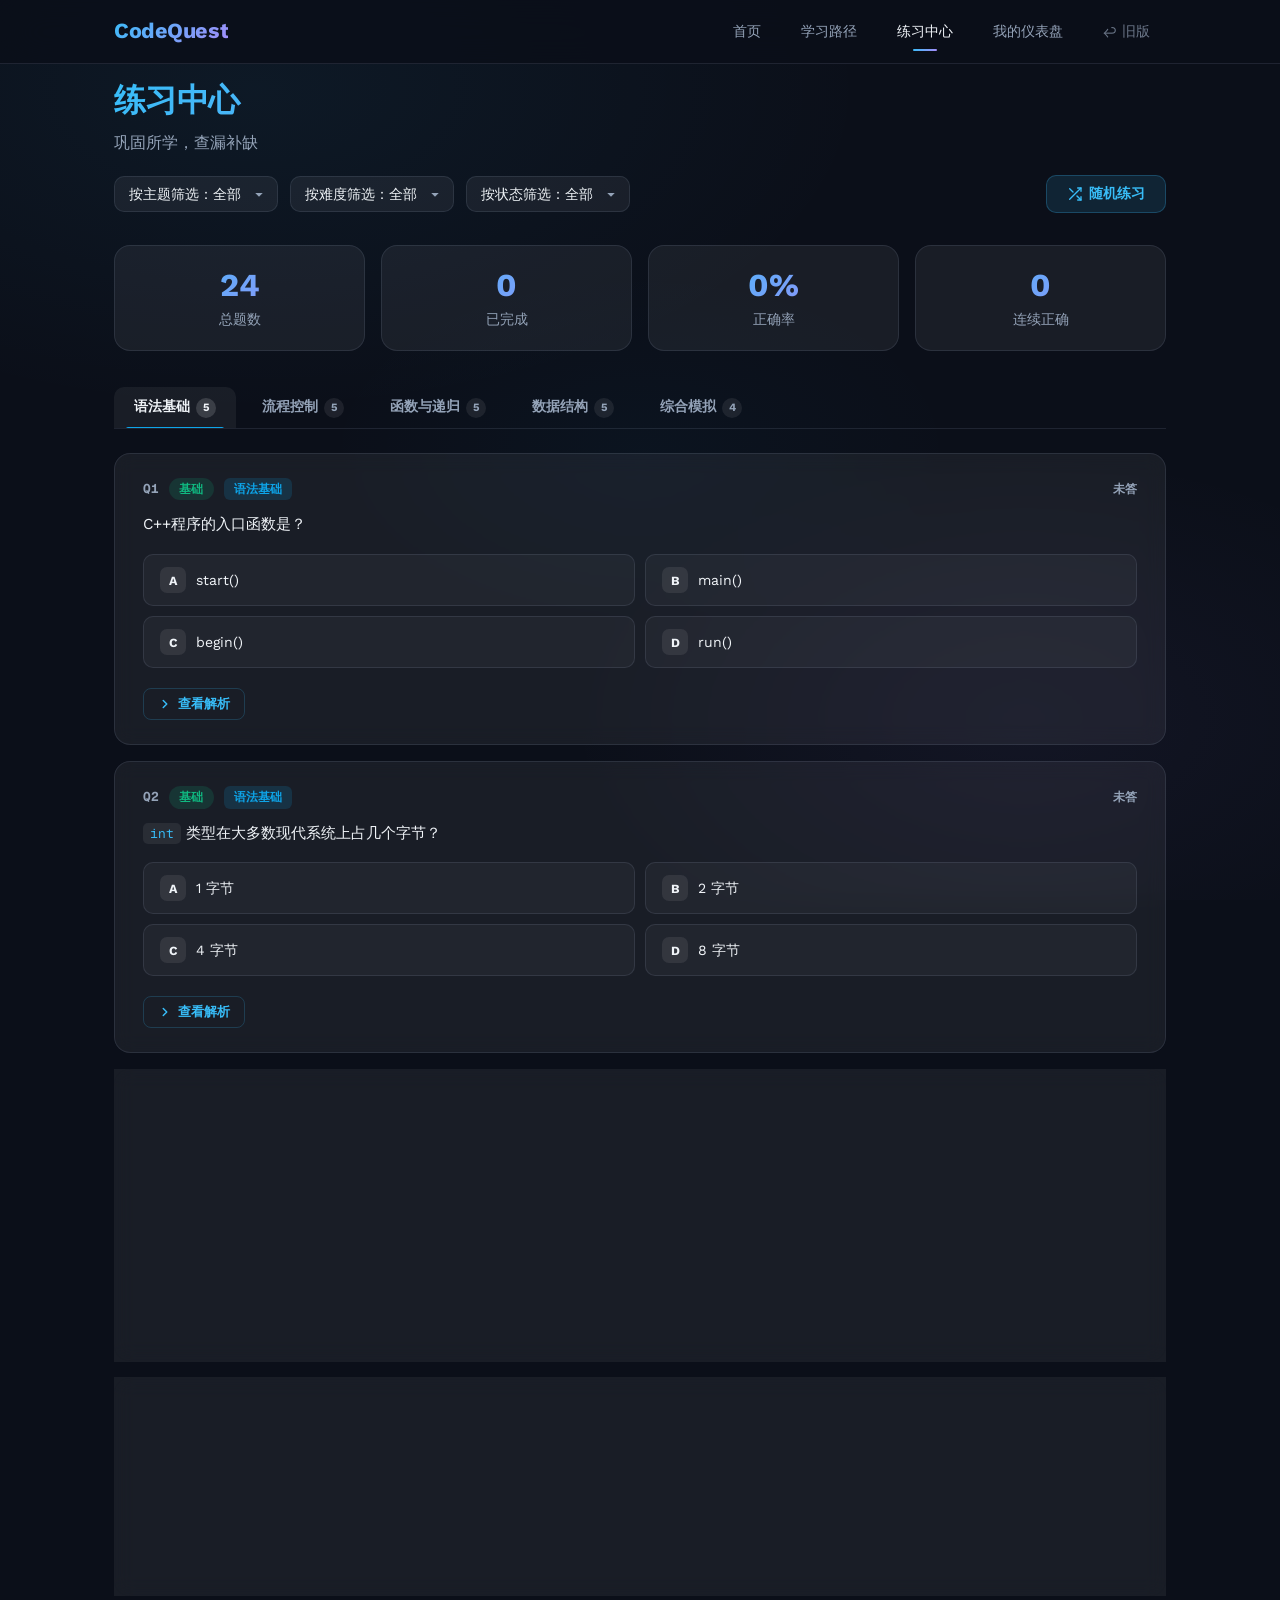
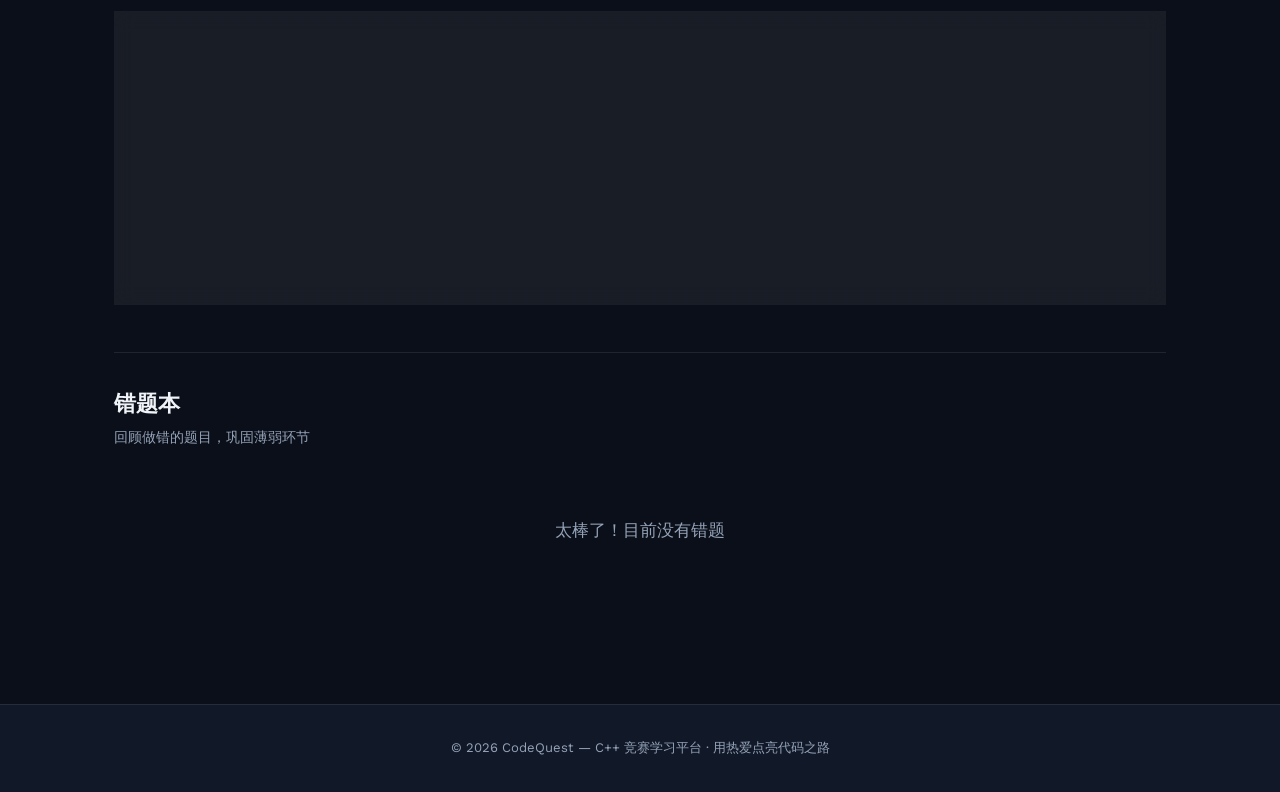
<file: codequest/cpp-olympiad-site/practice.html>
<!-- Generated by Trae Work -->
<!DOCTYPE html>
<html lang="zh-CN">
<head>
  <meta charset="UTF-8" />
  <meta name="viewport" content="width=device-width, initial-scale=1.0" />
  <title>练习中心 · CodeQuest</title>
  <meta name="description" content="CodeQuest 练习中心 - 巩固所学，查漏补缺。按主题和难度练习 C++ 竞赛题目。" />
  <link rel="stylesheet" href="./assets/common.css" />
  <style>
    .nav-bar__link--old { color: var(--muted) !important; font-size: 0.85em !important; opacity: 0.7; }
    .nav-bar__link--old:hover { opacity: 1; color: var(--accent) !important; }
    @font-face {
      font-family: 'WorkSans';
      src: url('./_shared/fonts/WorkSans-Regular.ttf') format('truetype');
      font-weight: 400;
      font-style: normal;
      font-display: swap;
    }
    @font-face {
      font-family: 'WorkSans';
      src: url('./_shared/fonts/WorkSans-Bold.ttf') format('truetype');
      font-weight: 700;
      font-style: normal;
      font-display: swap;
    }
    @font-face {
      font-family: 'GeistMono';
      src: url('./_shared/fonts/GeistMono-Regular.ttf') format('truetype');
      font-weight: 400;
      font-style: normal;
      font-display: swap;
    }
    @font-face {
      font-family: 'GeistMono';
      src: url('./_shared/fonts/GeistMono-Bold.ttf') format('truetype');
      font-weight: 700;
      font-style: normal;
      font-display: swap;
    }

    /* ======================== Practice Header ======================== */
    .practice-header {
      margin-bottom: 32px;
    }
    .practice-header .section-subtitle {
      margin-bottom: 20px;
    }
    .practice-controls {
      display: flex;
      flex-wrap: wrap;
      gap: 12px;
      align-items: center;
    }
    .practice-controls select {
      padding: 9px 36px 9px 14px;
      font-size: 0.85rem;
      font-weight: 500;
      color: var(--ink);
      background: var(--surface);
      border: 1px solid var(--rule);
      border-radius: 10px;
      cursor: pointer;
      appearance: none;
      -webkit-appearance: none;
      background-image: url("data:image/svg+xml,%3Csvg xmlns='http://www.w3.org/2000/svg' width='12' height='12' fill='%2394a3b8' viewBox='0 0 16 16'%3E%3Cpath d='M8 11.5l-5-5h10l-5 5z'/%3E%3C/svg%3E");
      background-repeat: no-repeat;
      background-position: right 12px center;
      transition: border-color 0.2s ease, background 0.2s ease;
    }
    .practice-controls select:hover {
      border-color: rgba(148, 163, 184, 0.3);
      background-color: var(--surface-hover);
    }
    .practice-controls select:focus {
      border-color: var(--accent);
      outline: none;
    }
    .btn-random {
      margin-left: auto;
      display: inline-flex;
      align-items: center;
      gap: 6px;
      padding: 9px 20px;
      font-size: 0.85rem;
      font-weight: 600;
      color: var(--accent);
      background: var(--accent-soft);
      border: 1px solid rgba(56, 189, 248, 0.25);
      border-radius: 10px;
      cursor: pointer;
      transition: all 0.2s ease;
      white-space: nowrap;
    }
    .btn-random:hover {
      background: rgba(56, 189, 248, 0.2);
      border-color: var(--accent);
      transform: translateY(-1px);
    }
    .btn-random svg {
      width: 16px;
      height: 16px;
    }

    /* ======================== Practice Stats ======================== */
    .practice-stats {
      display: grid;
      grid-template-columns: repeat(4, 1fr);
      gap: 16px;
      margin-bottom: 36px;
    }
    .practice-stat {
      background: var(--surface);
      backdrop-filter: blur(10px);
      -webkit-backdrop-filter: blur(10px);
      border: 1px solid var(--rule);
      border-radius: var(--radius);
      padding: 20px 24px;
      text-align: center;
      transition: background 0.25s ease, transform 0.25s ease;
    }
    .practice-stat:hover {
      background: var(--surface-hover);
      transform: translateY(-2px);
    }
    .practice-stat__number {
      font-family: var(--font-heading);
      font-size: 2rem;
      font-weight: 700;
      background: var(--grad);
      -webkit-background-clip: text;
      background-clip: text;
      -webkit-text-fill-color: transparent;
      line-height: 1.2;
      margin-bottom: 4px;
    }
    .practice-stat__label {
      font-size: 0.85rem;
      color: var(--muted);
      font-weight: 400;
    }

    /* ======================== Tab Navigation ======================== */
    .tab-nav {
      display: flex;
      gap: 6px;
      margin-bottom: 24px;
      border-bottom: 1px solid var(--rule);
      padding-bottom: 0;
      overflow-x: auto;
      scrollbar-width: none;
      -ms-overflow-style: none;
    }
    .tab-nav::-webkit-scrollbar { display: none; }
    .tab-btn {
      position: relative;
      padding: 10px 20px;
      font-size: 0.88rem;
      font-weight: 600;
      color: var(--muted);
      background: none;
      border: none;
      border-radius: 10px 10px 0 0;
      cursor: pointer;
      transition: color 0.2s ease, background 0.2s ease;
      white-space: nowrap;
    }
    .tab-btn:hover {
      color: var(--ink);
      background: var(--surface);
    }
    .tab-btn--active {
      color: var(--ink);
      background: var(--surface);
    }
    .tab-btn--active::after {
      content: '';
      position: absolute;
      bottom: -1px;
      left: 12px;
      right: 12px;
      height: 2px;
      border-radius: 2px 2px 0 0;
    }
    .tab-btn[data-color="blue"].tab-btn--active::after { background: #0ea5e9; }
    .tab-btn[data-color="purple"].tab-btn--active::after { background: #8b5cf6; }
    .tab-btn[data-color="pink"].tab-btn--active::after { background: #ec4899; }
    .tab-btn[data-color="green"].tab-btn--active::after { background: #10b981; }
    .tab-btn[data-color="orange"].tab-btn--active::after { background: #f59e0b; }
    .tab-count {
      display: inline-flex;
      align-items: center;
      justify-content: center;
      min-width: 20px;
      height: 20px;
      padding: 0 6px;
      font-size: 0.7rem;
      font-weight: 700;
      border-radius: 999px;
      background: rgba(255,255,255,0.08);
      color: var(--muted);
      margin-left: 6px;
    }
    .tab-btn--active .tab-count {
      background: rgba(255,255,255,0.15);
      color: var(--ink);
    }

    /* ======================== Tab Content ======================== */
    .tab-panel {
      display: none;
    }
    .tab-panel--active {
      display: block;
    }

    /* ======================== Question Card ======================== */
    .question-card {
      background: var(--surface);
      backdrop-filter: blur(10px);
      -webkit-backdrop-filter: blur(10px);
      border: 1px solid var(--rule);
      border-radius: var(--radius);
      padding: 24px 28px;
      margin-bottom: 16px;
      transition: border-color 0.3s ease, box-shadow 0.3s ease;
    }
    .question-card:hover {
      border-color: rgba(148, 163, 184, 0.25);
    }
    .question-card--correct {
      border-color: rgba(16, 185, 129, 0.4);
    }
    .question-card--incorrect {
      border-color: rgba(239, 68, 68, 0.4);
    }
    .question-card__header {
      display: flex;
      align-items: center;
      gap: 10px;
      margin-bottom: 12px;
      flex-wrap: wrap;
    }
    .question-card__number {
      font-family: var(--font-code);
      font-size: 0.8rem;
      font-weight: 700;
      color: var(--muted);
    }
    .difficulty-badge {
      display: inline-flex;
      align-items: center;
      padding: 2px 10px;
      font-size: 0.72rem;
      font-weight: 700;
      border-radius: 999px;
      letter-spacing: 0.03em;
    }
    .difficulty-badge--1 {
      background: rgba(16, 185, 129, 0.15);
      color: #10b981;
    }
    .difficulty-badge--2 {
      background: rgba(245, 158, 11, 0.15);
      color: #f59e0b;
    }
    .difficulty-badge--3 {
      background: rgba(239, 68, 68, 0.15);
      color: #ef4444;
    }
    .topic-tag {
      display: inline-flex;
      align-items: center;
      padding: 2px 10px;
      font-size: 0.72rem;
      font-weight: 600;
      border-radius: 6px;
    }
    .question-status {
      margin-left: auto;
      display: inline-flex;
      align-items: center;
      gap: 4px;
      font-size: 0.78rem;
      font-weight: 600;
    }
    .question-status--unanswered { color: var(--muted); }
    .question-status--correct { color: #10b981; }
    .question-status--incorrect { color: #ef4444; }
    .question-status svg { width: 16px; height: 16px; }

    .question-card__text {
      font-size: 0.95rem;
      line-height: 1.7;
      color: var(--ink);
      margin-bottom: 16px;
    }
    .question-card__text code {
      font-family: var(--font-code);
      font-size: 0.85em;
      background: rgba(255,255,255,0.07);
      padding: 2px 7px;
      border-radius: 5px;
      color: var(--accent);
    }

    /* Multiple choice options */
    .options-grid {
      display: grid;
      grid-template-columns: 1fr 1fr;
      gap: 10px;
      margin-bottom: 16px;
    }
    .option-btn {
      display: flex;
      align-items: center;
      gap: 10px;
      padding: 12px 16px;
      font-size: 0.88rem;
      font-weight: 500;
      color: var(--ink);
      background: rgba(255,255,255,0.04);
      border: 1px solid var(--rule);
      border-radius: 10px;
      cursor: pointer;
      transition: all 0.2s ease;
      text-align: left;
    }
    .option-btn:hover:not(.option-btn--disabled) {
      background: var(--surface-hover);
      border-color: rgba(148, 163, 184, 0.3);
    }
    .option-btn--selected {
      background: var(--accent-soft);
      border-color: var(--accent);
      color: var(--accent);
    }
    .option-btn--correct {
      background: rgba(16, 185, 129, 0.15);
      border-color: rgba(16, 185, 129, 0.5);
      color: #10b981;
    }
    .option-btn--wrong {
      background: rgba(239, 68, 68, 0.12);
      border-color: rgba(239, 68, 68, 0.4);
      color: #ef4444;
    }
    .option-btn--disabled {
      cursor: default;
      opacity: 0.7;
    }
    .option-btn--correct.option-btn--disabled,
    .option-btn--wrong.option-btn--disabled {
      opacity: 1;
    }
    .option-letter {
      display: inline-flex;
      align-items: center;
      justify-content: center;
      width: 26px;
      height: 26px;
      font-size: 0.78rem;
      font-weight: 700;
      border-radius: 7px;
      background: rgba(255,255,255,0.08);
      flex-shrink: 0;
      transition: background 0.2s ease, color 0.2s ease;
    }
    .option-btn--selected .option-letter {
      background: var(--accent);
      color: #fff;
    }
    .option-btn--correct .option-letter {
      background: #10b981;
      color: #fff;
    }
    .option-btn--wrong .option-letter {
      background: #ef4444;
      color: #fff;
    }

    /* Fill-in-blank */
    .fill-area {
      display: flex;
      gap: 10px;
      align-items: center;
      margin-bottom: 16px;
    }
    .fill-input {
      flex: 1;
      max-width: 320px;
      padding: 10px 16px;
      font-size: 0.9rem;
      font-family: var(--font-code);
      color: var(--ink);
      background: rgba(255,255,255,0.05);
      border: 1px solid var(--rule);
      border-radius: 10px;
      transition: border-color 0.2s ease;
    }
    .fill-input:focus {
      border-color: var(--accent);
    }
    .fill-input::placeholder {
      color: var(--muted);
      opacity: 0.6;
    }
    .fill-submit {
      padding: 10px 20px;
      font-size: 0.85rem;
      font-weight: 600;
      color: #fff;
      background: var(--grad);
      border: none;
      border-radius: 10px;
      cursor: pointer;
      transition: opacity 0.2s ease;
      white-space: nowrap;
    }
    .fill-submit:hover { opacity: 0.9; }
    .fill-submit:disabled {
      opacity: 0.4;
      cursor: default;
    }
    .fill-result {
      font-size: 0.85rem;
      font-weight: 600;
      margin-left: 8px;
    }
    .fill-result--correct { color: #10b981; }
    .fill-result--incorrect { color: #ef4444; }

    /* Explanation */
    .explanation-toggle {
      display: inline-flex;
      align-items: center;
      gap: 6px;
      padding: 6px 14px;
      font-size: 0.82rem;
      font-weight: 600;
      color: var(--accent);
      background: none;
      border: 1px solid rgba(56, 189, 248, 0.2);
      border-radius: 8px;
      cursor: pointer;
      transition: all 0.2s ease;
      margin-top: 4px;
    }
    .explanation-toggle:hover {
      background: var(--accent-soft);
      border-color: rgba(56, 189, 248, 0.4);
    }
    .explanation-toggle svg {
      width: 14px;
      height: 14px;
      transition: transform 0.2s ease;
    }
    .explanation-toggle--open svg {
      transform: rotate(90deg);
    }
    .explanation-content {
      display: none;
      margin-top: 12px;
      padding: 16px 20px;
      font-size: 0.88rem;
      line-height: 1.7;
      color: var(--muted);
      background: rgba(56, 189, 248, 0.06);
      border: 1px solid rgba(56, 189, 248, 0.12);
      border-radius: 10px;
    }
    .explanation-content--open {
      display: block;
    }
    .explanation-content strong {
      color: var(--ink);
      font-weight: 600;
    }
    .explanation-content code {
      font-family: var(--font-code);
      font-size: 0.85em;
      background: rgba(255,255,255,0.07);
      padding: 2px 7px;
      border-radius: 5px;
      color: var(--accent);
    }

    /* ======================== Wrong Questions Review ======================== */
    .wrong-section {
      margin-top: 48px;
      padding-top: 36px;
      border-top: 1px solid var(--rule);
    }
    .wrong-section__title {
      font-size: 1.4rem;
      font-weight: 700;
      color: var(--ink);
      margin-bottom: 8px;
    }
    .wrong-section__subtitle {
      font-size: 0.9rem;
      color: var(--muted);
      margin-bottom: 20px;
    }
    .wrong-empty {
      text-align: center;
      padding: 48px 24px;
      font-size: 1.05rem;
      color: var(--muted);
    }
    .wrong-card {
      background: var(--surface);
      backdrop-filter: blur(10px);
      -webkit-backdrop-filter: blur(10px);
      border: 1px solid rgba(239, 68, 68, 0.2);
      border-radius: var(--radius);
      padding: 20px 24px;
      margin-bottom: 12px;
      display: flex;
      align-items: flex-start;
      justify-content: space-between;
      gap: 16px;
    }
    .wrong-card__info {
      flex: 1;
    }
    .wrong-card__q {
      font-size: 0.9rem;
      color: var(--ink);
      margin-bottom: 6px;
      line-height: 1.5;
    }
    .wrong-card__meta {
      font-size: 0.78rem;
      color: var(--muted);
    }
    .wrong-card__meta span {
      margin-right: 12px;
    }
    .btn-retry {
      display: inline-flex;
      align-items: center;
      gap: 6px;
      padding: 8px 16px;
      font-size: 0.82rem;
      font-weight: 600;
      color: #ef4444;
      background: rgba(239, 68, 68, 0.1);
      border: 1px solid rgba(239, 68, 68, 0.25);
      border-radius: 8px;
      cursor: pointer;
      transition: all 0.2s ease;
      white-space: nowrap;
      flex-shrink: 0;
    }
    .btn-retry:hover {
      background: rgba(239, 68, 68, 0.18);
      border-color: rgba(239, 68, 68, 0.5);
    }

    /* ======================== Responsive ======================== */
    @media (max-width: 768px) {
      .practice-controls {
        flex-direction: column;
        align-items: stretch;
      }
      .practice-controls select {
        width: 100%;
      }
      .btn-random {
        margin-left: 0;
        justify-content: center;
      }
      .practice-stats {
        grid-template-columns: repeat(2, 1fr);
        gap: 12px;
      }
      .tab-btn {
        padding: 8px 14px;
        font-size: 0.82rem;
      }
      .options-grid {
        grid-template-columns: 1fr;
      }
      .question-card {
        padding: 18px 20px;
      }
      .fill-area {
        flex-direction: column;
        align-items: stretch;
      }
      .fill-input {
        max-width: none;
      }
      .wrong-card {
        flex-direction: column;
      }
      .btn-retry {
        align-self: flex-start;
      }
    }

    @media (max-width: 480px) {
      .practice-stats {
        grid-template-columns: 1fr 1fr;
        gap: 10px;
      }
      .practice-stat {
        padding: 14px 16px;
      }
      .practice-stat__number {
        font-size: 1.5rem;
      }
      .question-card {
        padding: 14px 16px;
        border-radius: 12px;
      }
      .tab-btn {
        padding: 7px 12px;
        font-size: 0.78rem;
      }
      .option-btn {
        padding: 10px 12px;
        font-size: 0.84rem;
      }
    }
  </style>
</head>
<body>

  <!-- ==================== Navigation Bar ==================== -->
  <nav class="nav-bar">
    <div class="nav-bar__inner">
      <a href="index.html" class="nav-bar__logo">CodeQuest</a>
      <div class="nav-bar__links" id="navLinks">
        <a href="index.html" class="nav-bar__link">首页</a>
        <a href="path.html" class="nav-bar__link">学习路径</a>
        <a href="practice.html" class="nav-bar__link nav-bar__link--active">练习中心</a>
        <a href="dashboard.html" class="nav-bar__link">我的仪表盘</a>
        <a href="./old/index.html" class="nav-bar__link nav-bar__link--old">↩ 旧版</a>
      </div>
      <div class="nav-bar__hamburger" id="navHamburger" onclick="document.getElementById('navLinks').classList.toggle('nav-bar__links--open')">
        <span></span>
        <span></span>
        <span></span>
      </div>
    </div>
  </nav>

  <!-- ==================== Page Content ==================== -->
  <main class="page-wrap">

    <!-- Practice Header -->
    <section class="practice-header fade-in">
      <h1 class="section-title">练习中心</h1>
      <p class="section-subtitle">巩固所学，查漏补缺</p>
      <div class="practice-controls">
        <select id="filterCategory" onchange="applyFilters()">
          <option value="all">按主题筛选：全部</option>
          <option value="语法基础">语法基础</option>
          <option value="流程控制">流程控制</option>
          <option value="函数与递归">函数与递归</option>
          <option value="数据结构">数据结构</option>
          <option value="综合模拟">综合模拟</option>
        </select>
        <select id="filterDifficulty" onchange="applyFilters()">
          <option value="all">按难度筛选：全部</option>
          <option value="1">基础</option>
          <option value="2">进阶</option>
          <option value="3">挑战</option>
        </select>
        <select id="filterStatus" onchange="applyFilters()">
          <option value="all">按状态筛选：全部</option>
          <option value="unanswered">未做</option>
          <option value="answered">已做</option>
          <option value="wrong">错题</option>
        </select>
        <button class="btn-random" onclick="randomPractice()">
          <svg viewBox="0 0 24 24" fill="none" stroke="currentColor" stroke-width="2" stroke-linecap="round" stroke-linejoin="round"><polyline points="16 3 21 3 21 8"></polyline><line x1="4" y1="20" x2="21" y2="3"></line><polyline points="21 16 21 21 16 21"></polyline><line x1="15" y1="15" x2="21" y2="21"></line><line x1="4" y1="4" x2="9" y2="9"></line></svg>
          随机练习
        </button>
      </div>
    </section>

    <!-- Practice Stats -->
    <section class="practice-stats fade-in fade-in--delay-1">
      <div class="practice-stat">
        <div class="practice-stat__number" id="statTotal">24</div>
        <div class="practice-stat__label">总题数</div>
      </div>
      <div class="practice-stat">
        <div class="practice-stat__number" id="statDone">0</div>
        <div class="practice-stat__label">已完成</div>
      </div>
      <div class="practice-stat">
        <div class="practice-stat__number" id="statAccuracy">0%</div>
        <div class="practice-stat__label">正确率</div>
      </div>
      <div class="practice-stat">
        <div class="practice-stat__number" id="statStreak">0</div>
        <div class="practice-stat__label">连续正确</div>
      </div>
    </section>

    <!-- Tab Navigation -->
    <div class="tab-nav fade-in fade-in--delay-2" id="tabNav">
      <button class="tab-btn tab-btn--active" data-tab="语法基础" data-color="blue" onclick="switchTab('语法基础', this)">
        语法基础<span class="tab-count">5</span>
      </button>
      <button class="tab-btn" data-tab="流程控制" data-color="purple" onclick="switchTab('流程控制', this)">
        流程控制<span class="tab-count">5</span>
      </button>
      <button class="tab-btn" data-tab="函数与递归" data-color="pink" onclick="switchTab('函数与递归', this)">
        函数与递归<span class="tab-count">5</span>
      </button>
      <button class="tab-btn" data-tab="数据结构" data-color="green" onclick="switchTab('数据结构', this)">
        数据结构<span class="tab-count">5</span>
      </button>
      <button class="tab-btn" data-tab="综合模拟" data-color="orange" onclick="switchTab('综合模拟', this)">
        综合模拟<span class="tab-count">4</span>
      </button>
    </div>

    <!-- Tab Panels -->
    <div id="tabPanels">
      <div class="tab-panel tab-panel--active" data-panel="语法基础"></div>
      <div class="tab-panel" data-panel="流程控制"></div>
      <div class="tab-panel" data-panel="函数与递归"></div>
      <div class="tab-panel" data-panel="数据结构"></div>
      <div class="tab-panel" data-panel="综合模拟"></div>
    </div>

    <!-- Wrong Questions Review -->
    <section class="wrong-section fade-in" id="wrongSection">
      <h2 class="wrong-section__title">错题本</h2>
      <p class="wrong-section__subtitle">回顾做错的题目，巩固薄弱环节</p>
      <div id="wrongList"></div>
    </section>

  </main>

  <!-- ==================== Footer ==================== -->
  <footer class="footer">
    <div class="footer__inner">
      <p class="footer__text">&copy; 2026 CodeQuest &mdash; C++ 竞赛学习平台 &middot; 用热爱点亮代码之路</p>
    </div>
  </footer>

  <!-- ==================== Script ==================== -->
  <script>
    // ============================================================
    //  Question Data (24 questions, 5 categories)
    // ============================================================
    const QUESTIONS = [
      // --- 语法基础 (5) ---
      {
        id: 1, category: '语法基础', type: 'multiple', difficulty: 1,
        question: 'C++程序的入口函数是？',
        options: ['start()', 'main()', 'begin()', 'run()'],
        answer: [1],
        explanation: 'C++ 程序的执行从 <code>main()</code> 函数开始，这是每个 C++ 程序必须有的入口点。操作系统调用 <code>main()</code> 来启动程序执行。'
      },
      {
        id: 2, category: '语法基础', type: 'multiple', difficulty: 1,
        question: '<code>int</code> 类型在大多数现代系统上占几个字节？',
        options: ['1 字节', '2 字节', '4 字节', '8 字节'],
        answer: [2],
        explanation: '在大多数现代 32 位和 64 位系统上，<code>int</code> 类型占用 4 个字节（32 位），取值范围为 -2,147,483,648 到 2,147,483,647。'
      },
      {
        id: 3, category: '语法基础', type: 'multiple', difficulty: 2,
        question: '以下哪个是合法的 C++ 变量名？（多选）',
        options: ['2name', 'my_var', 'int', '_count'],
        answer: [1, 3],
        explanation: 'C++ 变量名规则：以字母或下划线开头，不能以数字开头，不能是关键字。<code>2name</code> 以数字开头不合法；<code>int</code> 是关键字不合法；<code>my_var</code> 和 <code>_count</code> 都是合法的。'
      },
      {
        id: 4, category: '语法基础', type: 'fill', difficulty: 1,
        question: '<code>cout &lt;&lt; "Hello"</code> 输出后若要换行，应追加什么？',
        answer: ['endl'],
        explanation: '<code>endl</code> 是 C++ 标准库中的操纵符，会向输出流插入一个换行符并刷新缓冲区。也可以使用 <code>"\\n"</code> 来换行。'
      },
      {
        id: 5, category: '语法基础', type: 'multiple', difficulty: 2,
        question: '<code>char</code> 类型可以存储的值范围是？（多选）',
        options: ['-128 ~ 127', '0 ~ 255', '-32768 ~ 32767', '0 ~ 65535'],
        answer: [0, 1],
        explanation: '<code>char</code> 类型占 1 个字节（8 位）。具体范围取决于编译器：<code>signed char</code> 为 -128~127，<code>unsigned char</code> 为 0~255。不同编译器的默认可能不同，但都只占 1 字节。'
      },

      // --- 流程控制 (5) ---
      {
        id: 6, category: '流程控制', type: 'multiple', difficulty: 1,
        question: '<code>for(int i=0; i&lt;10; i++)</code> 循环体执行几次？',
        options: ['9 次', '10 次', '11 次', '不确定'],
        answer: [1],
        explanation: '变量 <code>i</code> 从 0 开始，每次循环后 <code>i++</code>，当 <code>i=10</code> 时条件 <code>i&lt;10</code> 为假退出。所以 i 取值 0~9，共执行 10 次。'
      },
      {
        id: 7, category: '流程控制', type: 'multiple', difficulty: 2,
        question: '在 <code>if-else if</code> 语句中，<code>else</code> 匹配的是最近的什么？',
        options: ['第一个 if', '最近的 if', '最后一个 if', '所有 if'],
        answer: [1],
        explanation: 'C++ 中 <code>else</code> 总是与最近的、尚未匹配的 <code>if</code> 配对，这就是经典的"悬空 else"问题。建议总是使用花括号 <code>{}</code> 明确作用域。'
      },
      {
        id: 8, category: '流程控制', type: 'fill', difficulty: 1,
        question: '声明大小为 5 的 <code>int</code> 数组 <code>int a[5]</code>，最后一个元素的下标是？',
        answer: ['4'],
        explanation: 'C++ 数组下标从 0 开始，因此大小为 5 的数组下标范围是 0~4，最后一个元素是 <code>a[4]</code>。'
      },
      {
        id: 9, category: '流程控制', type: 'multiple', difficulty: 1,
        question: '<code>while(1)</code> 是什么循环？',
        options: ['执行一次', '无限循环', '不执行', '编译错误'],
        answer: [1],
        explanation: '<code>while(1)</code> 中条件恒为真（非零），所以会无限循环执行。需要在循环体内使用 <code>break</code> 或 <code>return</code> 来退出。'
      },
      {
        id: 10, category: '流程控制', type: 'multiple', difficulty: 1,
        question: '<code>break</code> 语句的作用是？',
        options: ['跳过本次循环', '跳出当前循环', '结束程序', '暂停执行'],
        answer: [1],
        explanation: '<code>break</code> 用于立即跳出当前所在的 <code>for</code>、<code>while</code> 或 <code>switch</code> 语句。跳过本次循环应使用 <code>continue</code>。'
      },

      // --- 函数与递归 (5) ---
      {
        id: 11, category: '函数与递归', type: 'multiple', difficulty: 1,
        question: '函数返回值类型为 <code>void</code> 表示什么？',
        options: ['返回 int', '无返回值', '返回任意类型', '返回 null'],
        answer: [1],
        explanation: '<code>void</code> 表示该函数不需要返回值。函数执行完毕后直接回到调用处，不带回任何返回值。'
      },
      {
        id: 12, category: '函数与递归', type: 'multiple', difficulty: 2,
        question: '递归函数必须包含什么？',
        options: ['循环语句', '基准条件（终止条件）', '数组参数', '指针操作'],
        answer: [1],
        explanation: '递归必须有<strong>基准条件</strong>（也叫终止条件），否则函数会无限调用自身，导致栈溢出。基准条件定义了递归何时停止。'
      },
      {
        id: 13, category: '函数与递归', type: 'multiple', difficulty: 2,
        question: '冒泡排序的时间复杂度是？',
        options: ['O(n)', 'O(n\u00B2)', 'O(log n)', 'O(n!)'],
        answer: [1],
        explanation: '冒泡排序通过相邻元素两两比较交换，需要进行约 n(n-1)/2 次比较，时间复杂度为 <code>O(n\u00B2)</code>。它是一种简单但效率较低的排序算法。'
      },
      {
        id: 14, category: '函数与递归', type: 'fill', difficulty: 2,
        question: '递归求 n!（阶乘）的基准条件是 n 等于多少时返回 1？',
        answer: ['0', '1'],
        explanation: '通常以 <code>n==0</code> 或 <code>n==1</code> 作为递归终止条件，此时 0! = 1! = 1。递推关系为 <code>n! = n * (n-1)!</code>。'
      },
      {
        id: 15, category: '函数与递归', type: 'multiple', difficulty: 1,
        question: '选择排序每一轮选出的是什么？',
        options: ['最小值', '最大值', '中间值', '都可以'],
        answer: [0],
        explanation: '选择排序每轮从未排序部分选出<strong>最小值</strong>，放到已排序部分的末尾。时间复杂度为 <code>O(n\u00B2)</code>，但它是不稳定排序。'
      },

      // --- 数据结构 (5) ---
      {
        id: 16, category: '数据结构', type: 'multiple', difficulty: 1,
        question: '栈（Stack）的特点是？',
        options: ['先进先出', '先进后出', '随机访问', '双端操作'],
        answer: [1],
        explanation: '栈是"后进先出"（LIFO，即先进后出）的数据结构。最后入栈的元素最先出栈，就像一摞盘子。'
      },
      {
        id: 17, category: '数据结构', type: 'multiple', difficulty: 2,
        question: '队列（Queue）的特点是？（多选）',
        options: ['先进先出', '先进后出', '只能在队尾添加', '只能在队首删除'],
        answer: [0, 2, 3],
        explanation: '队列是"先进先出"（FIFO）的数据结构。只能在队尾（rear）添加元素（入队），只能在队首（front）删除元素（出队）。'
      },
      {
        id: 18, category: '数据结构', type: 'multiple', difficulty: 2,
        question: '<code>struct</code> 默认的成员访问权限是？',
        options: ['private', 'public', 'protected', '无权限'],
        answer: [1],
        explanation: '在 C++ 中，<code>struct</code> 的默认访问权限是 <code>public</code>，而 <code>class</code> 的默认访问权限是 <code>private</code>。这是两者的重要区别之一。'
      },
      {
        id: 19, category: '数据结构', type: 'fill', difficulty: 1,
        question: '3 行 4 列的二维数组 <code>int a[3][4]</code> 共有多少个元素？',
        answer: ['12'],
        explanation: '二维数组 <code>a[3][4]</code> 有 3 行 4 列，总元素数 = 3 &times; 4 = 12 个。'
      },
      {
        id: 20, category: '数据结构', type: 'multiple', difficulty: 1,
        question: '栈的入栈（push）操作在什么位置进行？',
        options: ['栈顶', '栈底', '中间', '随机位置'],
        answer: [0],
        explanation: '栈的所有操作（入栈 push 和出栈 pop）都只在<strong>栈顶</strong>进行。栈底位置固定不变。'
      },

      // --- 综合模拟 (4) ---
      {
        id: 21, category: '综合模拟', type: 'multiple', difficulty: 1,
        question: 'CSP-J 初赛满分多少分？',
        options: ['100 分', '200 分', '150 分', '250 分'],
        answer: [0],
        explanation: 'CSP-J（入门级）初赛满分为 100 分，包含单项选择题、阅读程序和完善程序等题型。'
      },
      {
        id: 22, category: '综合模拟', type: 'multiple', difficulty: 2,
        question: '以下哪种排序算法是<strong>不稳定</strong>的？',
        options: ['冒泡排序', '选择排序', '插入排序', '归并排序'],
        answer: [1],
        explanation: '选择排序是<strong>不稳定</strong>排序。例如序列 [5a, 5b, 3]，排序后 5a 和 5b 的相对顺序可能改变。冒泡、插入、归并排序都是稳定的。'
      },
      {
        id: 23, category: '综合模拟', type: 'fill', difficulty: 2,
        question: '二维数组 <code>a[2][3]</code> 中 <code>a[1][2]</code> 是第几个元素（从 1 开始计数）？',
        answer: ['6'],
        explanation: 'C++ 中二维数组按行优先存储。a[0][0], a[0][1], a[0][2], a[1][0], a[1][1], a[1][2] 分别是第 1~6 个元素，所以 <code>a[1][2]</code> 是第 6 个。'
      },
      {
        id: 24, category: '综合模拟', type: 'multiple', difficulty: 2,
        question: '递归深度过大可能导致什么问题？',
        options: ['编译错误', '栈溢出', '内存泄漏', '死循环'],
        answer: [1],
        explanation: '每次递归调用都会在调用栈上分配栈帧。递归深度过大会耗尽栈空间，导致<strong>栈溢出</strong>（Stack Overflow），程序崩溃。'
      }
    ];

    // ============================================================
    //  Category Config
    // ============================================================
    const CATEGORIES = {
      '语法基础':  { color: '#0ea5e9', bg: 'rgba(14,165,233,0.15)' },
      '流程控制':  { color: '#8b5cf6', bg: 'rgba(139,92,246,0.15)' },
      '函数与递归': { color: '#ec4899', bg: 'rgba(236,72,153,0.15)' },
      '数据结构':  { color: '#10b981', bg: 'rgba(16,185,129,0.15)' },
      '综合模拟':  { color: '#f59e0b', bg: 'rgba(245,158,11,0.15)' }
    };

    const DIFFICULTY_LABELS = { 1: '基础', 2: '进阶', 3: '挑战' };
    const OPTION_LETTERS = ['A', 'B', 'C', 'D'];

    // ============================================================
    //  State
    // ============================================================
    let currentTab = '语法基础';
    let filterCategory = 'all';
    let filterDifficulty = 'all';
    let filterStatus = 'all';

    // ============================================================
    //  Init
    // ============================================================
    document.addEventListener('DOMContentLoaded', () => {
      renderAllPanels();
      updateStats();
      renderWrongList();
    });

    // ============================================================
    //  Tab Switching
    // ============================================================
    function switchTab(tabName, btnEl) {
      currentTab = tabName;
      // Update buttons
      document.querySelectorAll('.tab-btn').forEach(b => b.classList.remove('tab-btn--active'));
      if (btnEl) btnEl.classList.add('tab-btn--active');
      // Update panels
      document.querySelectorAll('.tab-panel').forEach(p => p.classList.remove('tab-panel--active'));
      const panel = document.querySelector(`.tab-panel[data-panel="${tabName}"]`);
      if (panel) panel.classList.add('tab-panel--active');
    }

    // ============================================================
    //  Render Questions
    // ============================================================
    function renderAllPanels() {
      Object.keys(CATEGORIES).forEach(cat => {
        const panel = document.querySelector(`.tab-panel[data-panel="${cat}"]`);
        if (!panel) return;
        const questions = QUESTIONS.filter(q => q.category === cat);
        panel.innerHTML = questions.map(q => renderQuestionCard(q)).join('');
      });
    }

    function renderQuestionCard(q) {
      const cat = CATEGORIES[q.category] || { color: '#0ea5e9', bg: 'rgba(14,165,233,0.15)' };
      const userAnswer = localStorage.getItem('practice-Q' + q.id);
      const isCorrect = localStorage.getItem('practice-Q' + q.id + '-correct');
      let statusClass = 'question-card';
      let statusHTML = '';
      let answered = false;

      if (userAnswer !== null && isCorrect !== null) {
        answered = true;
        if (isCorrect === 'true') {
          statusClass += ' question-card--correct';
          statusHTML = `<span class="question-status question-status--correct">
            <svg viewBox="0 0 24 24" fill="none" stroke="currentColor" stroke-width="2.5" stroke-linecap="round" stroke-linejoin="round"><polyline points="20 6 9 17 4 12"></polyline></svg>
            正确</span>`;
        } else {
          statusClass += ' question-card--incorrect';
          statusHTML = `<span class="question-status question-status--incorrect">
            <svg viewBox="0 0 24 24" fill="none" stroke="currentColor" stroke-width="2.5" stroke-linecap="round" stroke-linejoin="round"><line x1="18" y1="6" x2="6" y2="18"></line><line x1="6" y1="6" x2="18" y2="18"></line></svg>
            错误</span>`;
        }
      } else {
        statusHTML = `<span class="question-status question-status--unanswered">未答</span>`;
      }

      // Build answer area
      let answerArea = '';
      if (q.type === 'multiple') {
        answerArea = renderMultipleChoice(q, userAnswer, isCorrect);
      } else {
        answerArea = renderFillBlank(q, userAnswer, isCorrect);
      }

      return `
        <div class="${statusClass}" id="qcard-${q.id}" data-id="${q.id}" data-category="${q.category}" data-difficulty="${q.difficulty}" data-answered="${answered}">
          <div class="question-card__header">
            <span class="question-card__number">Q${q.id}</span>
            <span class="difficulty-badge difficulty-badge--${q.difficulty}">${DIFFICULTY_LABELS[q.difficulty]}</span>
            <span class="topic-tag" style="background:${cat.bg};color:${cat.color}">${q.category}</span>
            ${statusHTML}
          </div>
          <div class="question-card__text">${q.question}</div>
          ${answerArea}
          ${answered ? renderExplanation(q) : renderExplanationToggle(q)}
        </div>`;
    }

    function renderMultipleChoice(q, userAnswer, isCorrect) {
      const answered = userAnswer !== null && isCorrect !== null;
      const selected = answered ? JSON.parse(userAnswer) : [];
      const correct = q.answer;
      const correctBool = isCorrect === 'true';

      let html = '<div class="options-grid">';
      q.options.forEach((opt, idx) => {
        let cls = 'option-btn';
        if (answered) {
          cls += ' option-btn--disabled';
          if (correct.includes(idx)) cls += ' option-btn--correct';
          if (selected.includes(idx) && !correct.includes(idx)) cls += ' option-btn--wrong';
        }
        const disabled = answered ? 'pointer-events:none;' : '';
        const click = answered ? '' : `onclick="selectOption(${q.id}, ${idx})"`;
        html += `<button class="${cls}" style="${disabled}" ${click} id="opt-${q.id}-${idx}">
          <span class="option-letter">${OPTION_LETTERS[idx]}</span>
          <span>${opt}</span>
        </button>`;
      });
      html += '</div>';

      // Submit button for multiple (for multi-select)
      if (!answered) {
        html += `<div id="multi-actions-${q.id}" style="display:none;">
          <button class="fill-submit" onclick="submitMultiple(${q.id})">确认答案</button>
        </div>`;
      }

      return html;
    }

    function renderFillBlank(q, userAnswer, isCorrect) {
      const answered = userAnswer !== null && isCorrect !== null;
      let resultHTML = '';
      if (answered) {
        if (isCorrect === 'true') {
          resultHTML = `<span class="fill-result fill-result--correct">正确!</span>`;
        } else {
          resultHTML = `<span class="fill-result fill-result--incorrect">正确答案: ${q.answer.join(' / ')}</span>`;
        }
      }

      return `<div class="fill-area">
        <input class="fill-input" type="text" id="fill-${q.id}" placeholder="输入你的答案..."
          ${answered ? 'disabled' : ''} value="${answered ? userAnswer : ''}"
          onkeydown="if(event.key==='Enter')submitFill(${q.id})" />
        <button class="fill-submit" ${answered ? 'disabled' : ''} onclick="submitFill(${q.id})">提交</button>
        ${resultHTML}
      </div>`;
    }

    function renderExplanationToggle(q) {
      return `<button class="explanation-toggle" onclick="toggleExplanation(${q.id})" id="exptoggle-${q.id}">
        <svg viewBox="0 0 24 24" fill="none" stroke="currentColor" stroke-width="2.5" stroke-linecap="round" stroke-linejoin="round"><polyline points="9 18 15 12 9 6"></polyline></svg>
        查看解析
      </button>
      <div class="explanation-content" id="exp-${q.id}">${q.explanation}</div>`;
    }

    function renderExplanation(q) {
      return `<button class="explanation-toggle explanation-toggle--open" onclick="toggleExplanation(${q.id})" id="exptoggle-${q.id}">
        <svg viewBox="0 0 24 24" fill="none" stroke="currentColor" stroke-width="2.5" stroke-linecap="round" stroke-linejoin="round"><polyline points="9 18 15 12 9 6"></polyline></svg>
        查看解析
      </button>
      <div class="explanation-content explanation-content--open" id="exp-${q.id}">${q.explanation}</div>`;
    }

    // ============================================================
    //  Interaction: Multiple Choice
    // ============================================================
    function selectOption(qid, idx) {
      const q = QUESTIONS.find(x => x.id === qid);
      if (!q) return;
      // Check if already answered
      if (localStorage.getItem('practice-Q' + qid + '-correct') !== null) return;

      // Check if it's a multi-select question
      const isMulti = q.answer.length > 1;
      const actionsDiv = document.getElementById('multi-actions-' + qid);

      if (isMulti) {
        // Toggle selection for multi-select
        const btn = document.getElementById('opt-' + qid + '-' + idx);
        if (btn.classList.contains('option-btn--selected')) {
          btn.classList.remove('option-btn--selected');
        } else {
          btn.classList.add('option-btn--selected');
        }
        // Show/hide submit button
        const selectedCount = document.querySelectorAll(`#qcard-${qid} .option-btn--selected`).length;
        if (actionsDiv) actionsDiv.style.display = selectedCount > 0 ? 'block' : 'none';
      } else {
        // Single select: immediately check
        checkAnswer(qid, [idx]);
      }
    }

    function submitMultiple(qid) {
      const q = QUESTIONS.find(x => x.id === qid);
      if (!q) return;
      const selectedBtns = document.querySelectorAll(`#qcard-${qid} .option-btn--selected`);
      const selected = [];
      selectedBtns.forEach(btn => {
        const idStr = btn.id; // opt-{qid}-{idx}
        const parts = idStr.split('-');
        selected.push(parseInt(parts[2]));
      });
      if (selected.length === 0) return;
      checkAnswer(qid, selected);
    }

    // ============================================================
    //  Interaction: Fill in Blank
    // ============================================================
    function submitFill(qid) {
      const q = QUESTIONS.find(x => x.id === qid);
      if (!q) return;
      const input = document.getElementById('fill-' + qid);
      if (!input) return;
      const userVal = input.value.trim();
      if (!userVal) return;

      const isCorrect = q.answer.some(a => a.toLowerCase() === userVal.toLowerCase());
      saveAnswer(qid, userVal, isCorrect);
      refreshCard(qid);
      updateStats();
      renderWrongList();
    }

    // ============================================================
    //  Check & Save
    // ============================================================
    function checkAnswer(qid, selected) {
      const q = QUESTIONS.find(x => x.id === qid);
      if (!q) return;

      const correctArr = q.answer.slice().sort();
      const selectedArr = selected.slice().sort();
      const isCorrect = JSON.stringify(correctArr) === JSON.stringify(selectedArr);

      saveAnswer(qid, JSON.stringify(selected), isCorrect);
      refreshCard(qid);
      updateStats();
      renderWrongList();
    }

    function saveAnswer(qid, answer, isCorrect) {
      localStorage.setItem('practice-Q' + qid, answer);
      localStorage.setItem('practice-Q' + qid + '-correct', isCorrect.toString());
      // Write topic and difficulty for dashboard consumption
      var qData = QUESTIONS.find(function(q) { return q.id === qid; });
      if (qData) {
        localStorage.setItem('practice-Q' + qid + '-topic', qData.category);
        var diffMap = {1: 'basic', 2: 'intermediate', 3: 'challenge'};
        localStorage.setItem('practice-Q' + qid + '-difficulty', diffMap[qData.difficulty] || 'basic');
      }

      // Update streak
      if (isCorrect) {
        let streak = parseInt(localStorage.getItem('practice-streak') || '0');
        streak++;
        localStorage.setItem('practice-streak', streak.toString());
        var xp = parseInt(localStorage.getItem('xp-total') || '0') + 5;
        localStorage.setItem('xp-total', String(xp));
      } else {
        localStorage.setItem('practice-streak', '0');
      }
    }

    function refreshCard(qid) {
      const q = QUESTIONS.find(x => x.id === qid);
      if (!q) return;
      const card = document.getElementById('qcard-' + qid);
      if (!card) return;

      const temp = document.createElement('div');
      temp.innerHTML = renderQuestionCard(q);
      const newCard = temp.firstElementChild;
      card.replaceWith(newCard);
    }

    // ============================================================
    //  Explanation Toggle
    // ============================================================
    function toggleExplanation(qid) {
      const exp = document.getElementById('exp-' + qid);
      const toggle = document.getElementById('exptoggle-' + qid);
      if (!exp) return;
      if (exp.classList.contains('explanation-content--open')) {
        exp.classList.remove('explanation-content--open');
        if (toggle) toggle.classList.remove('explanation-toggle--open');
      } else {
        exp.classList.add('explanation-content--open');
        if (toggle) toggle.classList.add('explanation-toggle--open');
      }
    }

    // ============================================================
    //  Stats
    // ============================================================
    function updateStats() {
      let total = QUESTIONS.length;
      let done = 0;
      let correct = 0;
      QUESTIONS.forEach(q => {
        const c = localStorage.getItem('practice-Q' + q.id + '-correct');
        if (c !== null) {
          done++;
          if (c === 'true') correct++;
        }
      });
      const accuracy = done > 0 ? Math.round((correct / done) * 100) : 0;
      const streak = parseInt(localStorage.getItem('practice-streak') || '0');

      document.getElementById('statTotal').textContent = total;
      document.getElementById('statDone').textContent = done;
      document.getElementById('statAccuracy').textContent = accuracy + '%';
      document.getElementById('statStreak').textContent = streak;
    }

    // ============================================================
    //  Wrong List
    // ============================================================
    function renderWrongList() {
      const container = document.getElementById('wrongList');
      const wrongQs = QUESTIONS.filter(q => {
        const c = localStorage.getItem('practice-Q' + q.id + '-correct');
        return c !== null && c === 'false';
      });

      if (wrongQs.length === 0) {
        container.innerHTML = `<div class="wrong-empty">太棒了！目前没有错题</div>`;
        return;
      }

      container.innerHTML = wrongQs.map(q => {
        const cat = CATEGORIES[q.category] || { color: '#0ea5e9', bg: 'rgba(14,165,233,0.15)' };
        return `<div class="wrong-card" id="wrong-${q.id}">
          <div class="wrong-card__info">
            <div class="wrong-card__q">Q${q.id}. ${stripHTML(q.question)}</div>
            <div class="wrong-card__meta">
              <span style="color:${cat.color}">${q.category}</span>
              <span class="difficulty-badge difficulty-badge--${q.difficulty}" style="font-size:0.7rem">${DIFFICULTY_LABELS[q.difficulty]}</span>
            </div>
          </div>
          <button class="btn-retry" onclick="retryQuestion(${q.id})">
            <svg width="14" height="14" viewBox="0 0 24 24" fill="none" stroke="currentColor" stroke-width="2" stroke-linecap="round" stroke-linejoin="round"><polyline points="23 4 23 10 17 10"></polyline><path d="M20.49 15a9 9 0 1 1-2.12-9.36L23 10"></path></svg>
            重新作答
          </button>
        </div>`;
      }).join('');
    }

    function retryQuestion(qid) {
      // Clear stored answer
      localStorage.removeItem('practice-Q' + qid);
      localStorage.removeItem('practice-Q' + qid + '-correct');

      // Switch to the correct tab
      const q = QUESTIONS.find(x => x.id === qid);
      if (!q) return;

      // Find and click the tab button
      const tabBtn = document.querySelector(`.tab-btn[data-tab="${q.category}"]`);
      switchTab(q.category, tabBtn);

      // Refresh that panel
      refreshCard(qid);

      // Scroll to the card
      setTimeout(() => {
        const card = document.getElementById('qcard-' + qid);
        if (card) {
          card.scrollIntoView({ behavior: 'smooth', block: 'center' });
          card.style.boxShadow = '0 0 0 2px var(--accent)';
          setTimeout(() => { card.style.boxShadow = ''; }, 2000);
        }
      }, 100);

      updateStats();
      renderWrongList();
    }

    // ============================================================
    //  Filters
    // ============================================================
    function applyFilters() {
      filterCategory = document.getElementById('filterCategory').value;
      filterDifficulty = document.getElementById('filterDifficulty').value;
      filterStatus = document.getElementById('filterStatus').value;

      // Determine which tab to show
      if (filterCategory !== 'all') {
        const tabBtn = document.querySelector(`.tab-btn[data-tab="${filterCategory}"]`);
        switchTab(filterCategory, tabBtn);
      }

      // Show/hide cards in all panels
      document.querySelectorAll('.question-card').forEach(card => {
        const cat = card.dataset.category;
        const diff = card.dataset.difficulty;
        const answered = card.dataset.answered === 'true';
        const isWrong = card.classList.contains('question-card--incorrect');

        let show = true;
        if (filterCategory !== 'all' && cat !== filterCategory) show = false;
        if (filterDifficulty !== 'all' && diff !== filterDifficulty) show = false;
        if (filterStatus === 'unanswered' && answered) show = false;
        if (filterStatus === 'answered' && !answered) show = false;
        if (filterStatus === 'wrong' && !isWrong) show = false;

        card.style.display = show ? '' : 'none';
      });

      // If category filter is set, only show that tab
      if (filterCategory !== 'all') {
        document.querySelectorAll('.tab-btn').forEach(b => {
          if (b.dataset.tab === filterCategory) {
            b.style.display = '';
          } else {
            b.style.display = 'none';
          }
        });
      } else {
        document.querySelectorAll('.tab-btn').forEach(b => {
          b.style.display = '';
        });
      }
    }

    // ============================================================
    //  Random Practice
    // ============================================================
    function randomPractice() {
      // Find unanswered questions
      const unanswered = QUESTIONS.filter(q => {
        return localStorage.getItem('practice-Q' + q.id + '-correct') === null;
      });

      if (unanswered.length === 0) {
        alert('所有题目已完成！你可以通过"按状态筛选：错题"来复习。');
        return;
      }

      // Pick random
      const rand = unanswered[Math.floor(Math.random() * unanswered.length)];

      // Reset filters
      document.getElementById('filterCategory').value = 'all';
      document.getElementById('filterDifficulty').value = 'all';
      document.getElementById('filterStatus').value = 'all';
      document.querySelectorAll('.tab-btn').forEach(b => b.style.display = '');
      document.querySelectorAll('.question-card').forEach(c => c.style.display = '');

      // Switch to tab
      const tabBtn = document.querySelector(`.tab-btn[data-tab="${rand.category}"]`);
      switchTab(rand.category, tabBtn);

      // Show all cards in panel, then scroll
      document.querySelectorAll('.question-card').forEach(c => c.style.display = '');

      setTimeout(() => {
        const card = document.getElementById('qcard-' + rand.id);
        if (card) {
          card.scrollIntoView({ behavior: 'smooth', block: 'center' });
          card.style.boxShadow = '0 0 0 2px var(--accent), 0 0 20px rgba(56,189,248,0.2)';
          setTimeout(() => {
            card.style.boxShadow = '';
          }, 2500);
        }
      }, 150);
    }

    // ============================================================
    //  Helpers
    // ============================================================
    function stripHTML(html) {
      const tmp = document.createElement('div');
      tmp.innerHTML = html;
      return tmp.textContent || tmp.innerText || '';
    }
  </script>

</body>
</html>
</file>
<file: css/style.css>
/* ============================================================
   C++ OI ROADMAP · 科技感暗色主题
   ============================================================ */
:root {
  --bg-0: #05070f;
  --bg-1: #0a0f1e;
  --bg-2: #0e1526;
  --card: rgba(14, 22, 40, 0.72);
  --card-solid: #101a30;
  --line: rgba(80, 140, 255, 0.16);
  --line-strong: rgba(80, 160, 255, 0.35);
  --text: #dbe6ff;
  --text-dim: #8ea3c9;
  --text-faint: #5c6f96;
  --cyan: #22d3ee;
  --blue: #4f8cff;
  --purple: #a78bfa;
  --pink: #f472b6;
  --green: #34d399;
  --orange: #fbbf24;
  --red: #f87171;
  --grad: linear-gradient(120deg, #22d3ee 0%, #4f8cff 45%, #a78bfa 100%);
  --font-mono: "JetBrains Mono", "Cascadia Code", Consolas, "Courier New", monospace;
  --font-sans: -apple-system, "Segoe UI", "PingFang SC", "Microsoft YaHei", "Noto Sans SC", sans-serif;
  --shadow: 0 18px 50px rgba(0, 0, 0, 0.5);
}

* { margin: 0; padding: 0; box-sizing: border-box; }

html { scroll-behavior: smooth; }

body {
  background: var(--bg-0);
  color: var(--text);
  font-family: var(--font-sans);
  line-height: 1.7;
  overflow-x: hidden;
}

::selection { background: rgba(79, 140, 255, 0.4); }

::-webkit-scrollbar { width: 9px; }
::-webkit-scrollbar-track { background: var(--bg-0); }
::-webkit-scrollbar-thumb { background: linear-gradient(#1d3359, #12203c); border-radius: 5px; }
::-webkit-scrollbar-thumb:hover { background: #2a4a7f; }

#particle-canvas {
  position: fixed;
  inset: 0;
  z-index: 0;
  pointer-events: none;
}

.grid-overlay {
  position: fixed;
  inset: 0;
  z-index: 0;
  pointer-events: none;
  background-image:
    linear-gradient(rgba(70, 130, 255, 0.04) 1px, transparent 1px),
    linear-gradient(90deg, rgba(70, 130, 255, 0.04) 1px, transparent 1px);
  background-size: 56px 56px;
  mask-image: radial-gradient(ellipse 90% 70% at 50% 20%, #000 30%, transparent 78%);
}

.nav {
  position: fixed;
  top: 0; left: 0; right: 0;
  z-index: 100;
  transition: background 0.35s ease, box-shadow 0.35s ease, border-color 0.35s ease;
  border-bottom: 1px solid transparent;
}
.nav.scrolled {
  background: rgba(6, 10, 22, 0.82);
  backdrop-filter: blur(14px);
  -webkit-backdrop-filter: blur(14px);
  border-bottom-color: var(--line);
  box-shadow: 0 10px 40px rgba(0, 0, 0, 0.45);
}
.nav-inner {
  max-width: 1200px;
  margin: 0 auto;
  padding: 0 24px;
  height: 68px;
  display: flex;
  align-items: center;
  justify-content: space-between;
}
.logo {
  display: flex;
  align-items: center;
  gap: 10px;
  text-decoration: none;
  color: var(--text);
  font-family: var(--font-mono);
  font-weight: 700;
  letter-spacing: 0.5px;
}
.logo-bracket {
  color: var(--cyan);
  font-size: 20px;
  text-shadow: 0 0 12px rgba(34, 211, 238, 0.7);
}
.logo-text { font-size: 15px; }
.nav-links { display: flex; gap: 6px; }
.nav-links a {
  color: var(--text-dim);
  text-decoration: none;
  font-size: 14px;
  padding: 7px 12px;
  border-radius: 8px;
  transition: color 0.25s, background 0.25s;
}
.nav-links a:hover { color: var(--cyan); background: rgba(34, 211, 238, 0.08); }
.nav-toggle { display: none; background: none; border: none; color: var(--text); font-size: 22px; cursor: pointer; }

.hero {
  position: relative;
  z-index: 1;
  min-height: 100vh;
  display: flex;
  align-items: center;
  justify-content: center;
  text-align: center;
  padding: 120px 24px 60px;
}
.hero-content { max-width: 860px; animation: heroIn 1s ease both; }
@keyframes heroIn {
  from { opacity: 0; transform: translateY(30px); }
  to { opacity: 1; transform: translateY(0); }
}
.hero-eyebrow {
  font-family: var(--font-mono);
  font-size: 13px;
  letter-spacing: 4px;
  color: var(--cyan);
  margin-bottom: 18px;
  text-shadow: 0 0 18px rgba(34, 211, 238, 0.5);
}
.hero-title {
  font-size: clamp(34px, 6vw, 62px);
  font-weight: 800;
  line-height: 1.2;
  letter-spacing: 1px;
  margin-bottom: 22px;
}
.grad {
  background: var(--grad);
  -webkit-background-clip: text;
  background-clip: text;
  color: transparent;
  display: block;
}
.hero-sub {
  color: var(--text-dim);
  font-size: clamp(15px, 2vw, 18px);
  max-width: 640px;
  margin: 0 auto 36px;
}
.hero-cta { display: flex; gap: 16px; justify-content: center; flex-wrap: wrap; margin-bottom: 64px; }
.btn {
  display: inline-flex;
  align-items: center;
  gap: 8px;
  padding: 13px 28px;
  border-radius: 12px;
  font-size: 15px;
  font-weight: 600;
  text-decoration: none;
  transition: transform 0.25s, box-shadow 0.25s, background 0.25s;
}
.btn-primary {
  background: var(--grad);
  color: #04101f;
  box-shadow: 0 8px 30px rgba(79, 140, 255, 0.35);
}
.btn-primary:hover { transform: translateY(-3px); box-shadow: 0 14px 40px rgba(79, 140, 255, 0.5); }
.btn-ghost {
  border: 1px solid var(--line-strong);
  color: var(--text);
  background: rgba(14, 22, 40, 0.5);
  backdrop-filter: blur(8px);
}
.btn-ghost:hover { transform: translateY(-3px); border-color: var(--cyan); color: var(--cyan); }
.hero-stats {
  display: flex;
  justify-content: center;
  gap: clamp(28px, 6vw, 72px);
  flex-wrap: wrap;
}
.stat b {
  display: block;
  font-family: var(--font-mono);
  font-size: clamp(28px, 4vw, 42px);
  background: var(--grad);
  -webkit-background-clip: text;
  background-clip: text;
  color: transparent;
}
.stat span { color: var(--text-faint); font-size: 13px; letter-spacing: 2px; }
.hero-scroll {
  position: absolute;
  bottom: 28px;
  left: 50%;
  transform: translateX(-50%);
  font-family: var(--font-mono);
  font-size: 12px;
  letter-spacing: 3px;
  color: var(--text-faint);
  animation: floatDown 2s ease infinite;
}
@keyframes floatDown {
  0%, 100% { opacity: 0.4; transform: translate(-50%, 0); }
  50% { opacity: 1; transform: translate(-50%, 8px); }
}

.section {
  position: relative;
  z-index: 1;
  max-width: 1200px;
  margin: 0 auto;
  padding: 100px 24px;
}
.section-head { text-align: center; margin-bottom: 56px; }
.section-tag {
  font-family: var(--font-mono);
  font-size: 12px;
  letter-spacing: 4px;
  color: var(--cyan);
  border: 1px solid rgba(34, 211, 238, 0.35);
  padding: 5px 14px;
  border-radius: 999px;
  display: inline-block;
  margin-bottom: 16px;
}
.section-title {
  font-size: clamp(26px, 4vw, 40px);
  font-weight: 800;
  margin-bottom: 14px;
}
.section-desc { color: var(--text-dim); max-width: 700px; margin: 0 auto; font-size: 15px; }

.reveal {
  opacity: 0;
  transform: translateY(34px);
  transition: opacity 0.8s ease, transform 0.8s ease;
}
.reveal.visible { opacity: 1; transform: translateY(0); }

.roadmap { position: relative; display: flex; flex-direction: column; gap: 36px; }
.roadmap-line {
  position: absolute;
  left: 28px;
  top: 20px;
  bottom: 20px;
  width: 2px;
  background: linear-gradient(180deg, var(--cyan), var(--blue), var(--purple), var(--pink));
  opacity: 0.35;
  box-shadow: 0 0 12px rgba(79, 140, 255, 0.4);
}
.road-node {
  position: relative;
  display: flex;
  align-items: flex-start;
  gap: 24px;
  padding-left: 56px;
}
.node-badge {
  position: absolute;
  left: 4px;
  top: 26px;
  width: 48px;
  height: 48px;
  display: flex;
  align-items: center;
  justify-content: center;
  font-family: var(--font-mono);
  font-weight: 700;
  font-size: 14px;
  border-radius: 14px;
  background: var(--bg-2);
  border: 1px solid var(--line-strong);
  color: var(--cyan);
  box-shadow: 0 0 20px rgba(34, 211, 238, 0.15);
  z-index: 1;
}
.node-card {
  flex: 1;
  background: var(--card);
  border: 1px solid var(--line);
  border-radius: 18px;
  padding: 28px 30px;
  backdrop-filter: blur(10px);
  transition: transform 0.35s ease, border-color 0.35s ease, box-shadow 0.35s ease;
}
.node-card:hover {
  transform: translateY(-4px);
  border-color: var(--line-strong);
  box-shadow: var(--shadow);
}
.node-top { display: flex; justify-content: space-between; align-items: center; gap: 12px; margin-bottom: 12px; flex-wrap: wrap; }
.node-top h3 { font-size: 21px; font-weight: 700; }
.difficulty {
  font-size: 12px;
  padding: 4px 12px;
  border-radius: 999px;
  letter-spacing: 1px;
  font-weight: 600;
}
.d0 { color: var(--green); border: 1px solid rgba(52, 211, 153, 0.4); background: rgba(52, 211, 153, 0.08); }
.d1 { color: var(--cyan); border: 1px solid rgba(34, 211, 238, 0.4); background: rgba(34, 211, 238, 0.08); }
.d2 { color: var(--orange); border: 1px solid rgba(251, 191, 36, 0.4); background: rgba(251, 191, 36, 0.08); }
.d3 { color: var(--red); border: 1px solid rgba(248, 113, 113, 0.4); background: rgba(248, 113, 113, 0.08); }
.node-desc { color: var(--text-dim); font-size: 14.5px; margin-bottom: 16px; }
.node-points { list-style: none; display: flex; flex-direction: column; gap: 8px; margin-bottom: 18px; }
.node-points li {
  font-size: 14px;
  color: var(--text);
  padding-left: 22px;
  position: relative;
}
.node-points li::before {
  content: "▸";
  position: absolute;
  left: 2px;
  color: var(--blue);
}
.node-meta {
  display: flex;
  justify-content: space-between;
  align-items: center;
  font-size: 13px;
  color: var(--text-faint);
  border-top: 1px solid var(--line);
  padding-top: 14px;
}
.node-meta a { color: var(--cyan); text-decoration: none; transition: opacity 0.2s; }
.node-meta a:hover { opacity: 0.75; }

.stage-tabs {
  display: flex;
  justify-content: center;
  gap: 10px;
  flex-wrap: wrap;
  margin-bottom: 40px;
}
.stage-tab {
  padding: 11px 22px;
  border-radius: 12px;
  border: 1px solid var(--line);
  background: var(--card);
  color: var(--text-dim);
  font-size: 14.5px;
  font-weight: 600;
  cursor: pointer;
  font-family: var(--font-sans);
  transition: all 0.3s ease;
}
.stage-tab:hover { color: var(--cyan); border-color: var(--line-strong); }
.stage-tab.active {
  background: var(--grad);
  color: #04101f;
  border-color: transparent;
  box-shadow: 0 8px 24px rgba(79, 140, 255, 0.35);
}
.stage-panel { display: none; animation: panelIn 0.5s ease both; }
.stage-panel.active { display: block; }
@keyframes panelIn {
  from { opacity: 0; transform: translateY(16px); }
  to { opacity: 1; transform: translateY(0); }
}
.panel-hero {
  background: var(--card);
  border: 1px solid var(--line);
  border-radius: 18px;
  padding: 32px;
  margin-bottom: 28px;
  backdrop-filter: blur(10px);
}
.panel-hero h3 { font-size: 26px; font-weight: 800; margin-bottom: 10px; }
.panel-hero p { color: var(--text-dim); font-size: 15px; }
.panel-goal {
  display: grid;
  grid-template-columns: repeat(auto-fit, minmax(200px, 1fr));
  gap: 14px;
  margin-top: 20px;
}
.panel-goal .goal-item {
  background: rgba(34, 211, 238, 0.06);
  border: 1px solid rgba(34, 211, 238, 0.2);
  border-radius: 12px;
  padding: 14px 16px;
}
.panel-goal .goal-item b { display: block; color: var(--cyan); font-size: 14px; margin-bottom: 4px; }
.panel-goal .goal-item span { font-size: 13px; color: var(--text-dim); }

.panel-grid { display: grid; grid-template-columns: repeat(auto-fit, minmax(300px, 1fr)); gap: 20px; }
.topic-card {
  background: var(--card);
  border: 1px solid var(--line);
  border-radius: 16px;
  padding: 24px;
  transition: transform 0.3s, border-color 0.3s, box-shadow 0.3s;
}
.topic-card:hover { transform: translateY(-4px); border-color: var(--line-strong); box-shadow: var(--shadow); }
.topic-card h4 {
  font-size: 17px;
  margin-bottom: 12px;
  display: flex;
  align-items: center;
  gap: 10px;
}
.topic-card h4 .t-icon { color: var(--blue); font-family: var(--font-mono); font-size: 15px; }
.topic-card ul { list-style: none; }
.topic-card ul li {
  font-size: 13.5px;
  color: var(--text-dim);
  padding: 5px 0 5px 18px;
  position: relative;
}
.topic-card ul li::before { content: "•"; position: absolute; left: 2px; color: var(--purple); }
.topic-tag {
  display: inline-block;
  font-size: 11px;
  color: var(--purple);
  border: 1px solid rgba(167, 139, 250, 0.35);
  padding: 2px 10px;
  border-radius: 999px;
  margin-bottom: 10px;
  letter-spacing: 1px;
}

.panel-books { margin-top: 30px; }
.panel-books h4 { font-size: 17px; margin-bottom: 14px; color: var(--cyan); }
.book-list { display: grid; grid-template-columns: repeat(auto-fit, minmax(260px, 1fr)); gap: 14px; }
.book-item {
  display: flex;
  gap: 14px;
  background: var(--card);
  border: 1px solid var(--line);
  border-radius: 14px;
  padding: 16px 18px;
  transition: border-color 0.3s, transform 0.3s;
}
.book-item:hover { border-color: var(--line-strong); transform: translateY(-3px); }
.book-item .b-emoji { font-size: 26px; }
.book-item b { display: block; font-size: 14.5px; margin-bottom: 4px; }
.book-item span { font-size: 12.5px; color: var(--text-dim); }

.resource-filters {
  display: flex;
  justify-content: center;
  gap: 10px;
  flex-wrap: wrap;
  margin-bottom: 36px;
}
.res-filter {
  padding: 9px 20px;
  border-radius: 999px;
  border: 1px solid var(--line);
  background: transparent;
  color: var(--text-dim);
  font-size: 14px;
  cursor: pointer;
  transition: all 0.3s;
  font-family: var(--font-sans);
}
.res-filter:hover { color: var(--cyan); border-color: var(--line-strong); }
.res-filter.active {
  background: rgba(34, 211, 238, 0.12);
  color: var(--cyan);
  border-color: rgba(34, 211, 238, 0.5);
}
.resource-grid {
  display: grid;
  grid-template-columns: repeat(auto-fill, minmax(300px, 1fr));
  gap: 18px;
}
.res-card {
  background: var(--card);
  border: 1px solid var(--line);
  border-radius: 16px;
  padding: 24px;
  position: relative;
  overflow: hidden;
  transition: transform 0.3s, border-color 0.3s, box-shadow 0.3s;
  animation: cardIn 0.5s ease both;
}
.res-card:hover { transform: translateY(-5px); border-color: var(--line-strong); box-shadow: var(--shadow); }
@keyframes cardIn {
  from { opacity: 0; transform: translateY(16px); }
  to { opacity: 1; transform: translateY(0); }
}
.res-card::after {
  content: "";
  position: absolute;
  top: 0; right: 0;
  width: 90px; height: 90px;
  background: radial-gradient(circle, rgba(79, 140, 255, 0.12), transparent 70%);
}
.res-card .res-type {
  font-size: 11px;
  letter-spacing: 1px;
  padding: 3px 10px;
  border-radius: 999px;
  display: inline-block;
  margin-bottom: 12px;
  font-weight: 600;
}
.res-card .res-type.oj { color: var(--cyan); background: rgba(34, 211, 238, 0.1); border: 1px solid rgba(34, 211, 238, 0.3); }
.res-card .res-type.book { color: var(--orange); background: rgba(251, 191, 36, 0.1); border: 1px solid rgba(251, 191, 36, 0.3); }
.res-card .res-type.wiki { color: var(--purple); background: rgba(167, 139, 250, 0.1); border: 1px solid rgba(167, 139, 250, 0.3); }
.res-card .res-type.video { color: var(--pink); background: rgba(244, 114, 182, 0.1); border: 1px solid rgba(244, 114, 182, 0.3); }
.res-card .res-type.tool { color: var(--green); background: rgba(52, 211, 153, 0.1); border: 1px solid rgba(52, 211, 153, 0.3); }
.res-card h4 { font-size: 17px; margin-bottom: 8px; }
.res-card p { font-size: 13.5px; color: var(--text-dim); margin-bottom: 14px; }
.res-card .res-link {
  font-size: 13px;
  color: var(--blue);
  text-decoration: none;
  font-family: var(--font-mono);
  word-break: break-all;
  transition: color 0.2s;
}
.res-card .res-link:hover { color: var(--cyan); text-decoration: underline; }

.calendar {
  display: grid;
  grid-template-columns: repeat(auto-fit, minmax(280px, 1fr));
  gap: 18px;
}
.cal-month {
  background: var(--card);
  border: 1px solid var(--line);
  border-radius: 16px;
  padding: 22px;
  border-left: 3px solid var(--blue);
  transition: transform 0.3s, border-color 0.3s;
}
.cal-month:hover { transform: translateY(-4px); border-color: var(--line-strong); }
.cal-month .cal-date {
  font-family: var(--font-mono);
  font-size: 13px;
  color: var(--cyan);
  margin-bottom: 6px;
}
.cal-month h4 { font-size: 16px; margin-bottom: 6px; }
.cal-month p { font-size: 13px; color: var(--text-dim); }
.cal-month.hot { border-left-color: var(--red); }
.cal-month.hot h4 { color: var(--red); }

.faq-list { max-width: 800px; margin: 0 auto; display: flex; flex-direction: column; gap: 14px; }
.faq-item {
  background: var(--card);
  border: 1px solid var(--line);
  border-radius: 14px;
  overflow: hidden;
  transition: border-color 0.3s;
}
.faq-item.open { border-color: var(--line-strong); }
.faq-q {
  width: 100%;
  display: flex;
  justify-content: space-between;
  align-items: center;
  gap: 16px;
  padding: 18px 22px;
  background: none;
  border: none;
  color: var(--text);
  font-size: 15.5px;
  font-weight: 600;
  text-align: left;
  cursor: pointer;
  font-family: var(--font-sans);
}
.faq-q .faq-icon {
  color: var(--cyan);
  font-size: 18px;
  flex-shrink: 0;
  transition: transform 0.3s;
}
.faq-item.open .faq-icon { transform: rotate(45deg); }
.faq-a {
  max-height: 0;
  overflow: hidden;
  transition: max-height 0.4s ease;
}
.faq-a p { padding: 0 22px 20px; color: var(--text-dim); font-size: 14.5px; }

.footer {
  position: relative;
  z-index: 1;
  border-top: 1px solid var(--line);
  background: rgba(5, 8, 18, 0.8);
  padding: 48px 24px;
  text-align: center;
}
.footer-logo {
  font-family: var(--font-mono);
  font-size: 18px;
  font-weight: 700;
  color: var(--cyan);
  margin-bottom: 10px;
}
.footer p { color: var(--text-faint); font-size: 13.5px; margin-bottom: 6px; }
.footer-note { font-size: 12px !important; }

.back-top {
  position: fixed;
  right: 26px;
  bottom: 26px;
  z-index: 90;
  width: 46px;
  height: 46px;
  display: flex;
  align-items: center;
  justify-content: center;
  border-radius: 12px;
  background: var(--card-solid);
  border: 1px solid var(--line-strong);
  color: var(--cyan);
  text-decoration: none;
  font-size: 18px;
  opacity: 0;
  pointer-events: none;
  transition: opacity 0.35s, transform 0.35s;
}
.back-top.show { opacity: 1; pointer-events: auto; }
.back-top:hover { transform: translateY(-4px); }

@media (max-width: 860px) {
  .nav-links {
    position: fixed;
    top: 68px;
    left: 0; right: 0;
    flex-direction: column;
    background: rgba(6, 10, 22, 0.97);
    backdrop-filter: blur(14px);
    padding: 16px 24px 24px;
    gap: 4px;
    transform: translateY(-120%);
    transition: transform 0.4s ease;
    border-bottom: 1px solid var(--line);
  }
  .nav-links.open { transform: translateY(0); }
  .nav-links a { padding: 12px 14px; font-size: 15px; }
  .nav-toggle { display: block; }
  .roadmap-line { left: 20px; }
  .road-node { padding-left: 44px; }
  .node-badge { width: 40px; height: 40px; left: 2px; font-size: 12px; }
  .section { padding: 72px 18px; }
  .hero { padding-top: 100px; }
}


/* ============================================================
   v2 交互反馈增强：所有可点元素按下/悬停都有明确反应
   ============================================================ */

/* 通用可点元素 */
button, .btn, .stage-tab, .res-filter, .faq-q, a {
  -webkit-tap-highlight-color: transparent;
  outline: none;
}
button:focus-visible, a:focus-visible {
  outline: 2px solid var(--cyan);
  outline-offset: 3px;
}

/* 点击按压反馈 */
.stage-tab:active, .res-filter:active, .faq-q:active, .btn:active {
  transform: scale(0.96);
}
.res-filter, .stage-tab {
  cursor: pointer;
  user-select: none;
}

/* 筛选按钮悬停动效 */
.res-filter {
  position: relative;
  overflow: hidden;
}
.res-filter::after {
  content: "";
  position: absolute;
  inset: 0;
  background: linear-gradient(120deg, transparent 30%, rgba(34, 211, 238, 0.25) 50%, transparent 70%);
  transform: translateX(-120%);
  transition: transform 0.6s ease;
}
.res-filter:hover::after { transform: translateX(120%); }

/* 阶段 Tab 底部指示条 */
.stage-tab {
  position: relative;
}
.stage-tab::before {
  content: "";
  position: absolute;
  left: 20%;
  right: 20%;
  bottom: -1px;
  height: 2px;
  border-radius: 2px;
  background: var(--cyan);
  transform: scaleX(0);
  transition: transform 0.3s ease;
}
.stage-tab.active::before { transform: scaleX(1); }

/* FAQ 答案内部排版 */
.faq-a p {
  line-height: 1.85;
  text-align: justify;
}

/* 面板 hero 的难度标签行 */
.panel-hero .difficulty {
  display: inline-block;
  margin-bottom: 10px;
}

/* 资源卡片链接按钮化 */
.res-link {
  display: inline-block;
  padding: 6px 12px;
  border: 1px solid rgba(79, 140, 255, 0.35);
  border-radius: 8px;
  background: rgba(79, 140, 255, 0.08);
  transition: all 0.25s ease;
}
.res-link:hover {
  background: rgba(79, 140, 255, 0.18);
  border-color: var(--cyan);
  box-shadow: 0 0 14px rgba(34, 211, 238, 0.25);
  text-decoration: none !important;
}

/* 路线节点卡片角标渐变色 */
.road-node[data-stage="0"] .node-badge { border-color: rgba(52, 211, 153, 0.5); color: var(--green); }
.road-node[data-stage="1"] .node-badge { border-color: rgba(34, 211, 238, 0.5); color: var(--cyan); }
.road-node[data-stage="2"] .node-badge { border-color: rgba(251, 191, 36, 0.5); color: var(--orange); }
.road-node[data-stage="3"] .node-badge { border-color: rgba(248, 113, 113, 0.5); color: var(--red); }

/* 移动端筛选按钮可横向滚动 */
.resource-filters {
  flex-wrap: nowrap;
  overflow-x: auto;
  justify-content: flex-start;
  padding-bottom: 8px;
  scrollbar-width: none;
}
.resource-filters::-webkit-scrollbar { display: none; }
.res-filter { flex-shrink: 0; }

/* CodeQuest section */
.cq-grid{display:grid;grid-template-columns:repeat(auto-fill,minmax(280px,1fr));gap:18px}.cq-card{display:flex;flex-direction:column;gap:8px;background:var(--card);border:1px solid var(--line);border-radius:16px;padding:24px;text-decoration:none;color:var(--text);position:relative;overflow:hidden;transition:transform .3s,border-color .3s,box-shadow .3s}.cq-card:hover{transform:translateY(-5px);border-color:rgba(167,139,250,.5);box-shadow:var(--shadow)}.cq-card::after{content:"";position:absolute;top:0;right:0;width:100px;height:100px;background:radial-gradient(circle,rgba(167,139,250,.14),transparent 70%)}.cq-icon{font-size:30px;line-height:1;margin-bottom:4px}.cq-card h4{font-size:17px;font-weight:700}.cq-card p{font-size:13.5px;color:var(--text-dim);flex:1}.cq-go{font-size:13px;font-weight:600;color:var(--purple);margin-top:6px;transition:letter-spacing .25s}.cq-card:hover .cq-go{letter-spacing:1px;color:var(--cyan)}

/* v3 代码风格科技感：终端 / 代码高亮 / 数据流 */
.hero { padding-top: 140px; }
.terminal-window { max-width: 780px; margin: 0 auto 36px; background: rgba(8,12,24,0.88); border: 1px solid rgba(56,189,248,0.25); border-radius: 14px; box-shadow: 0 24px 70px rgba(0,0,0,0.6), 0 0 40px rgba(56,189,248,0.08); backdrop-filter: blur(12px); text-align: left; overflow: hidden; animation: termIn 0.9s ease both; }
@keyframes termIn { from { opacity: 0; transform: translateY(24px) scale(0.98); } to { opacity: 1; transform: translateY(0) scale(1); } }
.term-bar { display: flex; align-items: center; gap: 8px; padding: 10px 16px; background: rgba(255,255,255,0.04); border-bottom: 1px solid rgba(255,255,255,0.07); }
.term-dot { width: 11px; height: 11px; border-radius: 50%; } .term-dot.r { background: #ff5f56; } .term-dot.y { background: #ffbd2e; } .term-dot.g { background: #27c93f; }
.term-title { flex: 1; text-align: center; font-family: var(--font-mono); font-size: 12px; color: var(--text-faint); letter-spacing: 0.5px; }
.term-body { padding: 22px 24px 26px; font-family: var(--font-mono); font-size: 13.5px; line-height: 1.9; color: #b8ccf0; }
.term-body .t-prompt { color: var(--green); } .term-body .t-cmd { color: var(--text); } .term-body .t-out { color: var(--text-dim); } .term-body .t-hl { color: var(--cyan); } .term-body .t-dim { color: var(--text-faint); } .term-body .t-pink { color: var(--pink); }
.term-cursor { display: inline-block; width: 8px; height: 15px; background: var(--cyan); vertical-align: text-bottom; margin-left: 2px; animation: blink 1s steps(2,start) infinite; }
@keyframes blink { 0%,100% { opacity: 1; } 50% { opacity: 0; } }
.section-tag { font-family: var(--font-mono); letter-spacing: 2px; } .section-tag::before { content: "// "; color: var(--text-faint); }
.code-block { background: rgba(6,10,20,0.92); border: 1px solid rgba(56,189,248,0.18); border-radius: 12px; overflow: hidden; margin: 16px 0; font-family: var(--font-mono); font-size: 12.5px; line-height: 1.75; }
.code-block .cb-head { display: flex; align-items: center; gap: 8px; padding: 8px 14px; background: rgba(255,255,255,0.035); border-bottom: 1px solid rgba(255,255,255,0.06); color: var(--text-faint); font-size: 11.5px; letter-spacing: 1px; }
.code-block pre { padding: 14px 18px; overflow-x: auto; color: #b8ccf0; white-space: pre; margin: 0; }
.tk-kw { color: #c678dd; } .tk-fn { color: #61afef; } .tk-str { color: #98c379; } .tk-num { color: #d19a66; } .tk-cm { color: #5c6f96; font-style: italic; }
.logo-text::before { content: "~/"; color: var(--text-faint); font-weight: 400; }
.nav-links a { font-family: var(--font-mono); font-size: 13px; } .nav-links a::before { content: "> "; color: transparent; transition: color 0.2s; } .nav-links a:hover::before { color: var(--cyan); }
.scanline { position: fixed; top: 0; left: 0; right: 0; height: 120px; z-index: 3; pointer-events: none; background: linear-gradient(180deg, rgba(56,189,248,0.06), transparent); animation: scan 7s linear infinite; }
@keyframes scan { 0% { transform: translateY(-130px); } 100% { transform: translateY(105vh); } }
.btn { font-family: var(--font-mono); letter-spacing: 0.5px; } .btn-primary::before { content: "$ "; opacity: 0.7; }
.stat b::before { content: "0x"; font-size: 0.5em; color: var(--text-faint); }
.res-type::before { content: "["; } .res-type::after { content: "]"; }
.faq-icon { font-family: var(--font-mono); } .cq-go::before { content: "> "; }
</file>
<file: codequest/cpp-olympiad-site/assets/common.css>
/* ============================================================
   CodeQuest - C++ Olympiad Learning Website
   Shared Design System (Brilliant.org Inspired, Dark Theme)
   common.css
   ============================================================ */

/* -----------------------------------------------------------
   1. @font-face Declarations
   ----------------------------------------------------------- */

@font-face {
  font-family: 'WorkSans';
  src: url('../_shared/fonts/WorkSans-Regular.ttf') format('truetype');
  font-weight: 400;
  font-style: normal;
  font-display: swap;
}

@font-face {
  font-family: 'WorkSans';
  src: url('../_shared/fonts/WorkSans-Bold.ttf') format('truetype');
  font-weight: 700;
  font-style: normal;
  font-display: swap;
}

@font-face {
  font-family: 'GeistMono';
  src: url('../_shared/fonts/GeistMono-Regular.ttf') format('truetype');
  font-weight: 400;
  font-style: normal;
  font-display: swap;
}

@font-face {
  font-family: 'GeistMono';
  src: url('../_shared/fonts/GeistMono-Bold.ttf') format('truetype');
  font-weight: 700;
  font-style: normal;
  font-display: swap;
}


/* -----------------------------------------------------------
   2. CSS Custom Properties (:root)
   ----------------------------------------------------------- */

:root {
  /* Backgrounds */
  --bg: #0b0f19;
  --bg2: #111827;

  /* Surfaces (glassmorphism) */
  --surface: rgba(255, 255, 255, 0.06);
  --surface-hover: rgba(255, 255, 255, 0.10);

  /* Text */
  --ink: #f0f4f8;
  --muted: #94a3b8;

  /* Borders / Dividers */
  --rule: rgba(148, 163, 184, 0.15);

  /* Accents */
  --accent: #38bdf8;
  --accent2: #a78bfa;
  --accent-soft: rgba(56, 189, 248, 0.12);
  --accent2-soft: rgba(167, 139, 250, 0.12);

  /* Gradient */
  --grad: linear-gradient(135deg, #38bdf8, #a78bfa);

  /* Week theme colors */
  --w1: #0ea5e9;
  --w1-soft: rgba(14, 165, 233, 0.15);
  --w2: #8b5cf6;
  --w2-soft: rgba(139, 92, 246, 0.15);
  --w3: #ec4899;
  --w3-soft: rgba(236, 72, 153, 0.15);
  --w4: #10b981;
  --w4-soft: rgba(16, 185, 129, 0.15);

  /* Spacing & Shape */
  --radius: 16px;
  --radius-lg: 24px;
  --shadow: 0 4px 24px rgba(0, 0, 0, 0.3);

  /* Typography */
  --font-heading: 'WorkSans', system-ui, -apple-system, sans-serif;
  --font-body: 'WorkSans', system-ui, -apple-system, sans-serif;
  --font-code: 'GeistMono', 'Fira Code', 'Consolas', monospace;

  /* Layout */
  --max-width: 1100px;
  --nav-height: 64px;
}


/* -----------------------------------------------------------
   3. Global Reset & Body Styles
   ----------------------------------------------------------- */

*,
*::before,
*::after {
  margin: 0;
  padding: 0;
  box-sizing: border-box;
}

html {
  font-size: 16px;
  scroll-behavior: smooth;
  -webkit-text-size-adjust: 100%;
}

body {
  font-family: var(--font-body);
  font-weight: 400;
  color: var(--ink);
  background-color: var(--bg);
  /* Low-saturation radial gradient overlays for depth */
  background-image:
    radial-gradient(ellipse 80% 60% at 20% 10%, rgba(56, 189, 248, 0.06) 0%, transparent 60%),
    radial-gradient(ellipse 60% 50% at 80% 80%, rgba(167, 139, 250, 0.05) 0%, transparent 60%),
    radial-gradient(ellipse 50% 40% at 50% 50%, rgba(14, 165, 233, 0.03) 0%, transparent 50%);
  background-attachment: fixed;
  line-height: 1.6;
  min-height: 100vh;
  -webkit-font-smoothing: antialiased;
  -moz-osx-font-smoothing: grayscale;
  overflow-x: hidden;
}

a {
  color: var(--accent);
  text-decoration: none;
  transition: color 0.2s ease, opacity 0.2s ease;
}

a:hover {
  color: var(--accent2);
}

img {
  max-width: 100%;
  height: auto;
  display: block;
}

ul, ol {
  list-style: none;
}

button, input, textarea, select {
  font-family: inherit;
  font-size: inherit;
  color: inherit;
  border: none;
  outline: none;
  background: none;
}

code, pre {
  font-family: var(--font-code);
}

h1, h2, h3, h4, h5, h6 {
  font-family: var(--font-heading);
  font-weight: 700;
  line-height: 1.3;
}


/* -----------------------------------------------------------
   4. Navigation Bar (.nav-bar)
   ----------------------------------------------------------- */

.nav-bar {
  position: fixed;
  top: 0;
  left: 0;
  right: 0;
  height: var(--nav-height);
  z-index: 1000;
  display: flex;
  align-items: center;
  justify-content: center;
  /* Glassmorphism effect */
  background: rgba(11, 15, 25, 0.85);
  backdrop-filter: blur(20px);
  -webkit-backdrop-filter: blur(20px);
  border-bottom: 1px solid var(--rule);
  transition: background 0.3s ease, box-shadow 0.3s ease;
}

.nav-bar__inner {
  width: 100%;
  max-width: var(--max-width);
  padding: 0 24px;
  display: flex;
  align-items: center;
  justify-content: space-between;
}

/* Logo */
.nav-bar__logo {
  font-family: var(--font-heading);
  font-size: 1.35rem;
  font-weight: 700;
  background: var(--grad);
  -webkit-background-clip: text;
  background-clip: text;
  -webkit-text-fill-color: transparent;
  letter-spacing: -0.02em;
  flex-shrink: 0;
}

/* Navigation Links */
.nav-bar__links {
  display: flex;
  align-items: center;
  gap: 8px;
}

.nav-bar__link {
  position: relative;
  display: inline-flex;
  align-items: center;
  padding: 8px 16px;
  font-size: 0.9rem;
  font-weight: 500;
  color: var(--muted);
  border-radius: 8px;
  transition: color 0.2s ease, background 0.2s ease;
  white-space: nowrap;
}

.nav-bar__link:hover {
  color: var(--ink);
  background: var(--surface);
}

/* Active state - bottom border accent indicator */
.nav-bar__link--active {
  color: var(--ink);
}

.nav-bar__link--active::after {
  content: '';
  position: absolute;
  bottom: 0;
  left: 50%;
  transform: translateX(-50%);
  width: 24px;
  height: 2px;
  background: var(--grad);
  border-radius: 2px;
}

/* Hamburger (mobile) */
.nav-bar__hamburger {
  display: none;
  flex-direction: column;
  justify-content: center;
  gap: 5px;
  width: 32px;
  height: 32px;
  cursor: pointer;
  padding: 4px;
  border-radius: 6px;
  transition: background 0.2s ease;
}

.nav-bar__hamburger:hover {
  background: var(--surface);
}

.nav-bar__hamburger span {
  display: block;
  width: 100%;
  height: 2px;
  background: var(--muted);
  border-radius: 2px;
  transition: transform 0.3s ease, opacity 0.3s ease;
}


/* -----------------------------------------------------------
   5. Page Wrapper (.page-wrap)
   ----------------------------------------------------------- */

.page-wrap {
  width: 100%;
  max-width: var(--max-width);
  margin: 0 auto;
  padding: 80px 24px 48px;
  min-height: calc(100vh - 60px);
}


/* -----------------------------------------------------------
   6. Common Utility Classes
   ----------------------------------------------------------- */

/* 6a. Section Title */
.section-title {
  font-size: 2rem;
  font-weight: 700;
  letter-spacing: -0.02em;
  margin-bottom: 8px;
  background: var(--grad);
  -webkit-background-clip: text;
  background-clip: text;
  -webkit-text-fill-color: transparent;
}

/* 6b. Section Subtitle */
.section-subtitle {
  font-size: 1rem;
  color: var(--muted);
  margin-bottom: 32px;
  font-weight: 400;
}

/* 6c. Glassmorphism Card */
.card {
  background: var(--surface);
  backdrop-filter: blur(10px);
  -webkit-backdrop-filter: blur(10px);
  border: 1px solid var(--rule);
  border-radius: var(--radius);
  padding: 24px;
  transition: background 0.25s ease, border-color 0.25s ease, transform 0.25s ease, box-shadow 0.25s ease;
}

.card:hover {
  background: var(--surface-hover);
  border-color: rgba(148, 163, 184, 0.25);
  transform: translateY(-2px);
  box-shadow: var(--shadow);
}

/* 6d. Primary Button */
.btn-primary {
  display: inline-flex;
  align-items: center;
  justify-content: center;
  gap: 8px;
  padding: 10px 24px;
  font-size: 0.9rem;
  font-weight: 600;
  color: #fff;
  background: var(--grad);
  border: none;
  border-radius: 10px;
  cursor: pointer;
  transition: opacity 0.2s ease, transform 0.2s ease, box-shadow 0.2s ease;
  white-space: nowrap;
}

.btn-primary:hover {
  opacity: 0.9;
  transform: translateY(-1px);
  box-shadow: 0 4px 20px rgba(56, 189, 248, 0.25);
  color: #fff;
}

.btn-primary:active {
  transform: translateY(0);
}

/* 6e. Secondary Button */
.btn-secondary {
  display: inline-flex;
  align-items: center;
  justify-content: center;
  gap: 8px;
  padding: 10px 24px;
  font-size: 0.9rem;
  font-weight: 600;
  color: var(--accent);
  background: transparent;
  border: 1px solid rgba(56, 189, 248, 0.3);
  border-radius: 10px;
  cursor: pointer;
  transition: background 0.2s ease, border-color 0.2s ease, transform 0.2s ease;
  white-space: nowrap;
}

.btn-secondary:hover {
  background: var(--accent-soft);
  border-color: var(--accent);
  transform: translateY(-1px);
  color: var(--accent);
}

.btn-secondary:active {
  transform: translateY(0);
}

/* 6f. Badge (pill-shaped indicator) */
.badge {
  display: inline-flex;
  align-items: center;
  padding: 3px 10px;
  font-size: 0.75rem;
  font-weight: 600;
  border-radius: 999px;
  background: var(--accent-soft);
  color: var(--accent);
  letter-spacing: 0.02em;
  white-space: nowrap;
}

/* 6g. Grid Layouts */
.grid-2 {
  display: grid;
  grid-template-columns: repeat(2, 1fr);
  gap: 20px;
}

.grid-3 {
  display: grid;
  grid-template-columns: repeat(3, 1fr);
  gap: 20px;
}

.grid-4 {
  display: grid;
  grid-template-columns: repeat(4, 1fr);
  gap: 20px;
}

/* 6h. Week Theme Tags */
.tag {
  display: inline-flex;
  align-items: center;
  padding: 4px 12px;
  font-size: 0.78rem;
  font-weight: 600;
  border-radius: 8px;
  letter-spacing: 0.01em;
}

.tag--w1 {
  background: var(--w1-soft);
  color: var(--w1);
}

.tag--w2 {
  background: var(--w2-soft);
  color: var(--w2);
}

.tag--w3 {
  background: var(--w3-soft);
  color: var(--w3);
}

.tag--w4 {
  background: var(--w4-soft);
  color: var(--w4);
}

/* 6i. Progress Bar */
.progress-bar {
  width: 100%;
  height: 8px;
  background: rgba(255, 255, 255, 0.06);
  border-radius: 999px;
  overflow: hidden;
  position: relative;
}

.progress-bar__fill {
  height: 100%;
  background: var(--grad);
  border-radius: 999px;
  transition: width 0.5s cubic-bezier(0.4, 0, 0.2, 1);
  min-width: 0;
}

/* 6j. Stat Card */
.stat-card {
  background: var(--surface);
  backdrop-filter: blur(10px);
  -webkit-backdrop-filter: blur(10px);
  border: 1px solid var(--rule);
  border-radius: var(--radius);
  padding: 20px 24px;
  text-align: center;
  transition: background 0.25s ease, transform 0.25s ease;
}

.stat-card:hover {
  background: var(--surface-hover);
  transform: translateY(-2px);
}

.stat-card__number {
  font-family: var(--font-heading);
  font-size: 2rem;
  font-weight: 700;
  background: var(--grad);
  -webkit-background-clip: text;
  background-clip: text;
  -webkit-text-fill-color: transparent;
  line-height: 1.2;
  margin-bottom: 4px;
}

.stat-card__label {
  font-size: 0.85rem;
  color: var(--muted);
  font-weight: 400;
}

/* 6k. Glow Text (gradient text effect) */
.glow-text {
  background: var(--grad);
  -webkit-background-clip: text;
  background-clip: text;
  -webkit-text-fill-color: transparent;
}

/* 6l. Fade-in Animation */
@keyframes fadeIn {
  from {
    opacity: 0;
    transform: translateY(12px);
  }
  to {
    opacity: 1;
    transform: translateY(0);
  }
}

.fade-in {
  animation: fadeIn 0.5s ease-out both;
}

/* Staggered fade-in delays for child elements */
.fade-in--delay-1 { animation-delay: 0.08s; }
.fade-in--delay-2 { animation-delay: 0.16s; }
.fade-in--delay-3 { animation-delay: 0.24s; }
.fade-in--delay-4 { animation-delay: 0.32s; }
.fade-in--delay-5 { animation-delay: 0.40s; }
.fade-in--delay-6 { animation-delay: 0.48s; }


/* -----------------------------------------------------------
   7. Footer (.footer)
   ----------------------------------------------------------- */

.footer {
  width: 100%;
  border-top: 1px solid var(--rule);
  background: var(--bg2);
  padding: 32px 24px;
  text-align: center;
  margin-top: 64px;
}

.footer__inner {
  max-width: var(--max-width);
  margin: 0 auto;
}

.footer__text {
  font-size: 0.82rem;
  color: var(--muted);
  line-height: 1.7;
}

.footer__text a {
  color: var(--accent);
  transition: color 0.2s ease;
}

.footer__text a:hover {
  color: var(--accent2);
}


/* -----------------------------------------------------------
   8. Responsive Breakpoints
   ----------------------------------------------------------- */

/* Tablet: 768px and below */
@media (max-width: 768px) {
  /* Navigation */
  .nav-bar__links {
    display: none;
    position: absolute;
    top: var(--nav-height);
    left: 0;
    right: 0;
    flex-direction: column;
    background: rgba(11, 15, 25, 0.95);
    backdrop-filter: blur(20px);
    -webkit-backdrop-filter: blur(20px);
    border-bottom: 1px solid var(--rule);
    padding: 8px 16px 16px;
    gap: 4px;
  }

  .nav-bar__links--open {
    display: flex;
  }

  .nav-bar__hamburger {
    display: flex;
  }

  .nav-bar__link {
    width: 100%;
    justify-content: flex-start;
    padding: 12px 16px;
    border-radius: 8px;
  }

  .nav-bar__link--active::after {
    left: 0;
    bottom: 50%;
    transform: translateY(50%);
    width: 3px;
    height: 20px;
  }

  /* Page layout */
  .page-wrap {
    padding: 80px 16px 40px;
  }

  /* Typography */
  .section-title {
    font-size: 1.6rem;
  }

  .section-subtitle {
    font-size: 0.92rem;
    margin-bottom: 24px;
  }

  /* Grids */
  .grid-4 {
    grid-template-columns: repeat(2, 1fr);
    gap: 14px;
  }

  .grid-3 {
    grid-template-columns: repeat(2, 1fr);
    gap: 14px;
  }

  .grid-2 {
    grid-template-columns: 1fr;
    gap: 14px;
  }

  /* Stat cards */
  .stat-card__number {
    font-size: 1.6rem;
  }

  /* Cards */
  .card {
    padding: 18px;
  }
}

/* Mobile: 480px and below */
@media (max-width: 480px) {
  .nav-bar__inner {
    padding: 0 16px;
  }

  .nav-bar__logo {
    font-size: 1.15rem;
  }

  .page-wrap {
    padding: 72px 12px 32px;
  }

  .section-title {
    font-size: 1.35rem;
  }

  .section-subtitle {
    font-size: 0.85rem;
    margin-bottom: 20px;
  }

  /* Grids: single column on very small screens */
  .grid-4,
  .grid-3 {
    grid-template-columns: 1fr;
    gap: 12px;
  }

  .grid-2 {
    grid-template-columns: 1fr;
    gap: 12px;
  }

  /* Buttons */
  .btn-primary,
  .btn-secondary {
    padding: 9px 18px;
    font-size: 0.85rem;
    width: 100%;
  }

  /* Stat cards */
  .stat-card {
    padding: 16px;
  }

  .stat-card__number {
    font-size: 1.4rem;
  }

  /* Card */
  .card {
    padding: 14px;
    border-radius: 12px;
  }
}
</file>
